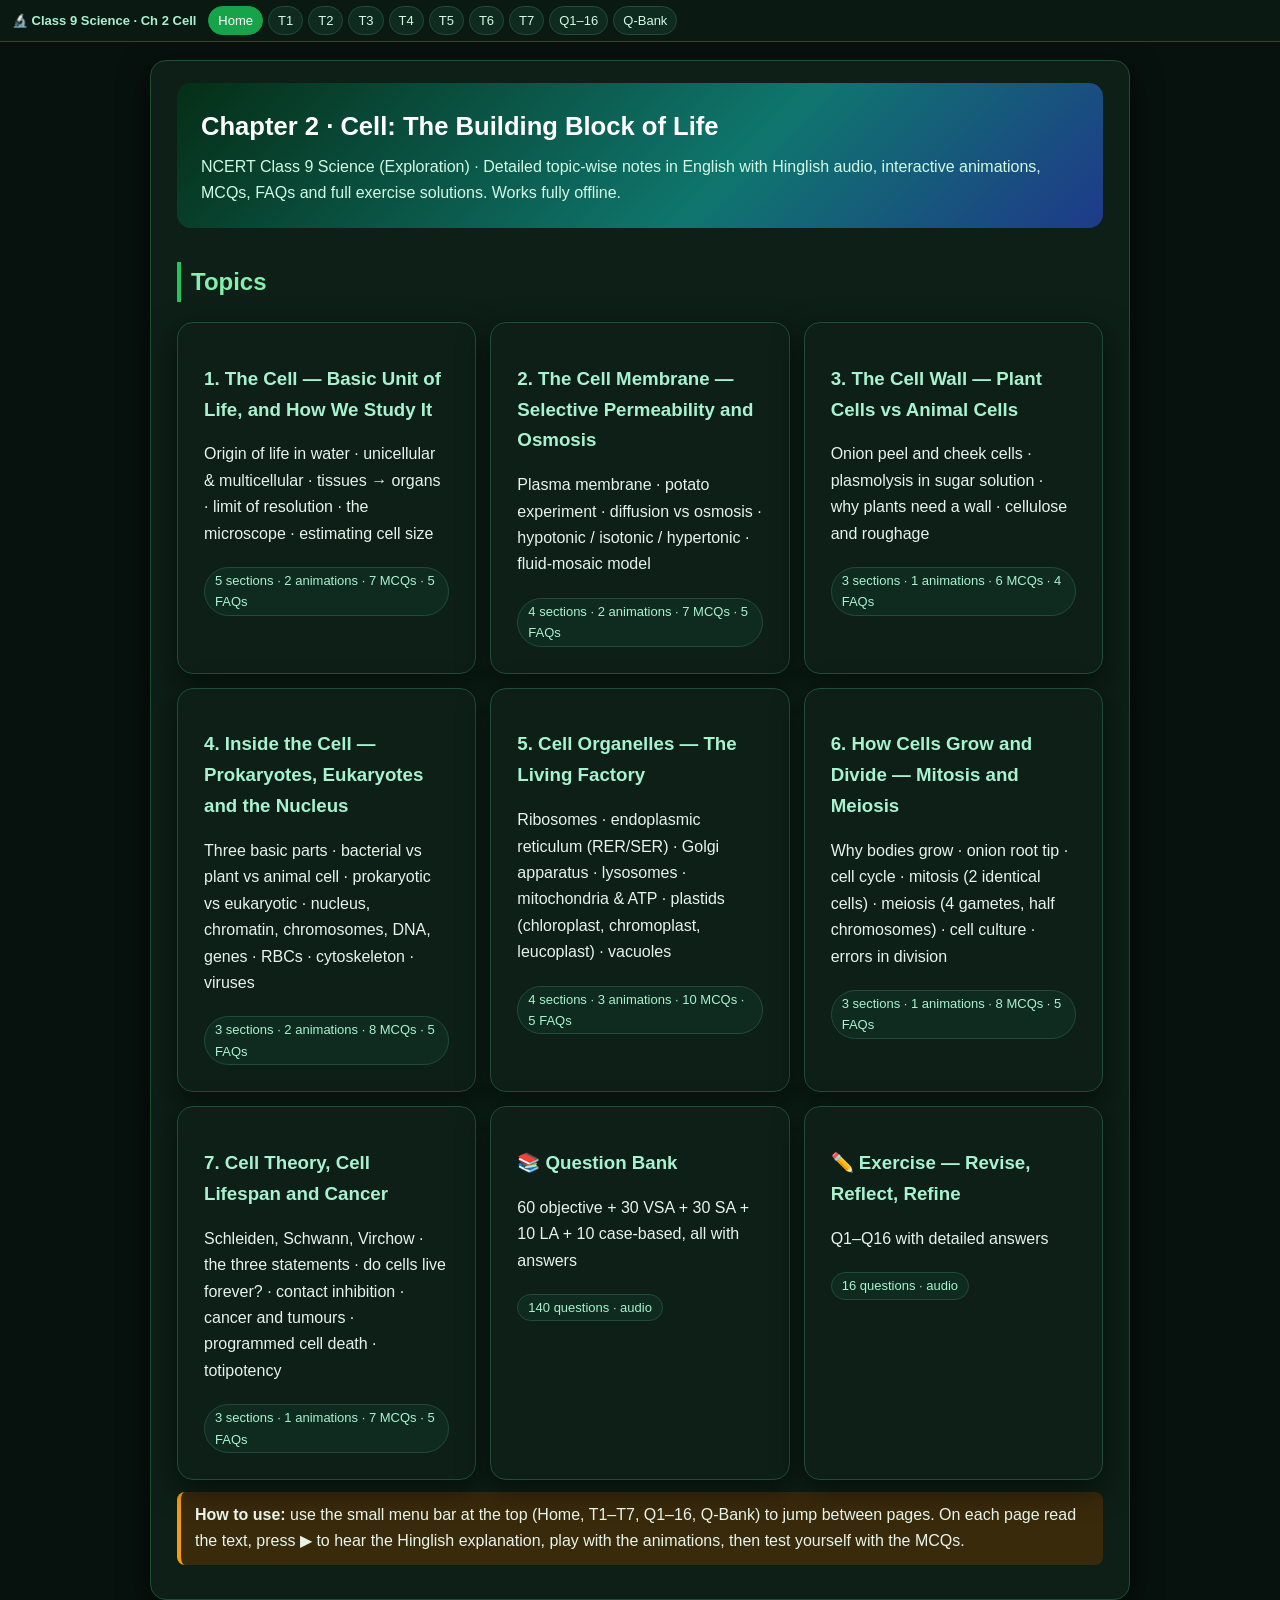
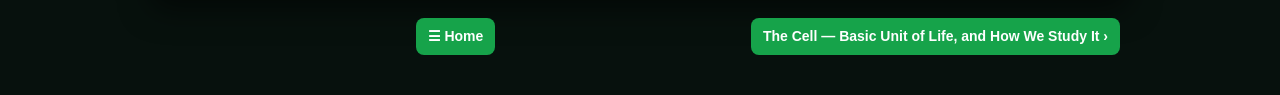
<file: index.html>
<!DOCTYPE html><html lang="en"><head><meta charset="utf-8"><meta name="viewport" content="width=device-width,initial-scale=1"><title>Index</title><link rel="stylesheet" href="style.css"></head><body>
<nav class="nav"><a class="brand" href="index.html">🔬 Class 9 Science · Ch 2 Cell</a><button class="tog" onclick="document.getElementById('menu').classList.toggle('open')">☰ Menu</button><div class="menu" id="menu"><a class="m on" href="index.html">Home</a><a class="m" href="t1.html" title="The Cell — Basic Unit of Life, and How We Study It">T1</a><a class="m" href="t2.html" title="The Cell Membrane — Selective Permeability and Osmosis">T2</a><a class="m" href="t3.html" title="The Cell Wall — Plant Cells vs Animal Cells">T3</a><a class="m" href="t4.html" title="Inside the Cell — Prokaryotes, Eukaryotes and the Nucleus">T4</a><a class="m" href="t5.html" title="Cell Organelles — The Living Factory">T5</a><a class="m" href="t6.html" title="How Cells Grow and Divide — Mitosis and Meiosis">T6</a><a class="m" href="t7.html" title="Cell Theory, Cell Lifespan and Cancer">T7</a><a class="m" href="exercise.html" title="Exercise Q1–Q16">Q1–16</a><a class="m" href="qbank.html" title="Question Bank (140+ Qs)">Q-Bank</a></div></nav>
<main class="card"><div class="hero"><h1>Chapter 2 · Cell: The Building Block of Life</h1><p>NCERT Class 9 Science (Exploration) · Detailed topic-wise notes in English with Hinglish audio, interactive animations, MCQs, FAQs and full exercise solutions. Works fully offline.</p></div>
<h2>Topics</h2><div class="grid"><a class="card" href="t1.html"><h3>1. The Cell — Basic Unit of Life, and How We Study It</h3><p>Origin of life in water · unicellular & multicellular · tissues → organs · limit of resolution · the microscope · estimating cell size</p><span class="chip">5 sections · 2 animations · 7 MCQs · 5 FAQs</span></a><a class="card" href="t2.html"><h3>2. The Cell Membrane — Selective Permeability and Osmosis</h3><p>Plasma membrane · potato experiment · diffusion vs osmosis · hypotonic / isotonic / hypertonic · fluid-mosaic model</p><span class="chip">4 sections · 2 animations · 7 MCQs · 5 FAQs</span></a><a class="card" href="t3.html"><h3>3. The Cell Wall — Plant Cells vs Animal Cells</h3><p>Onion peel and cheek cells · plasmolysis in sugar solution · why plants need a wall · cellulose and roughage</p><span class="chip">3 sections · 1 animations · 6 MCQs · 4 FAQs</span></a><a class="card" href="t4.html"><h3>4. Inside the Cell — Prokaryotes, Eukaryotes and the Nucleus</h3><p>Three basic parts · bacterial vs plant vs animal cell · prokaryotic vs eukaryotic · nucleus, chromatin, chromosomes, DNA, genes · RBCs · cytoskeleton · viruses</p><span class="chip">3 sections · 2 animations · 8 MCQs · 5 FAQs</span></a><a class="card" href="t5.html"><h3>5. Cell Organelles — The Living Factory</h3><p>Ribosomes · endoplasmic reticulum (RER/SER) · Golgi apparatus · lysosomes · mitochondria & ATP · plastids (chloroplast, chromoplast, leucoplast) · vacuoles</p><span class="chip">4 sections · 3 animations · 10 MCQs · 5 FAQs</span></a><a class="card" href="t6.html"><h3>6. How Cells Grow and Divide — Mitosis and Meiosis</h3><p>Why bodies grow · onion root tip · cell cycle · mitosis (2 identical cells) · meiosis (4 gametes, half chromosomes) · cell culture · errors in division</p><span class="chip">3 sections · 1 animations · 8 MCQs · 5 FAQs</span></a><a class="card" href="t7.html"><h3>7. Cell Theory, Cell Lifespan and Cancer</h3><p>Schleiden, Schwann, Virchow · the three statements · do cells live forever? · contact inhibition · cancer and tumours · programmed cell death · totipotency</p><span class="chip">3 sections · 1 animations · 7 MCQs · 5 FAQs</span></a><a class="card" href="qbank.html"><h3>📚 Question Bank</h3><p>60 objective + 30 VSA + 30 SA + 10 LA + 10 case-based, all with answers</p><span class="chip">140 questions · audio</span></a><a class="card" href="exercise.html"><h3>✏️ Exercise — Revise, Reflect, Refine</h3><p>Q1–Q16 with detailed answers</p><span class="chip">16 questions · audio</span></a></div>
<div class="note"><b>How to use:</b> use the small menu bar at the top (Home, T1–T7, Q1–16, Q-Bank) to jump between pages. On each page read the text, press ▶ to hear the Hinglish explanation, play with the animations, then test yourself with the MCQs.</div></main><footer class="pn"><span></span><a class="btn" href="index.html">☰ Home</a><a class="btn" href="t1.html">The Cell — Basic Unit of Life, and How We Study It ›</a></footer>
<script>
function pick(el,ok){var box=el.parentNode;if(box.dataset.done)return;box.dataset.done=1;box.querySelectorAll('.opt').forEach(function(o){o.classList.add('lock');if(o.dataset.ok=='1')o.classList.add('right');});if(!ok)el.classList.add('wrong');box.nextElementSibling.style.display='block';}
</script></body></html>
</file>
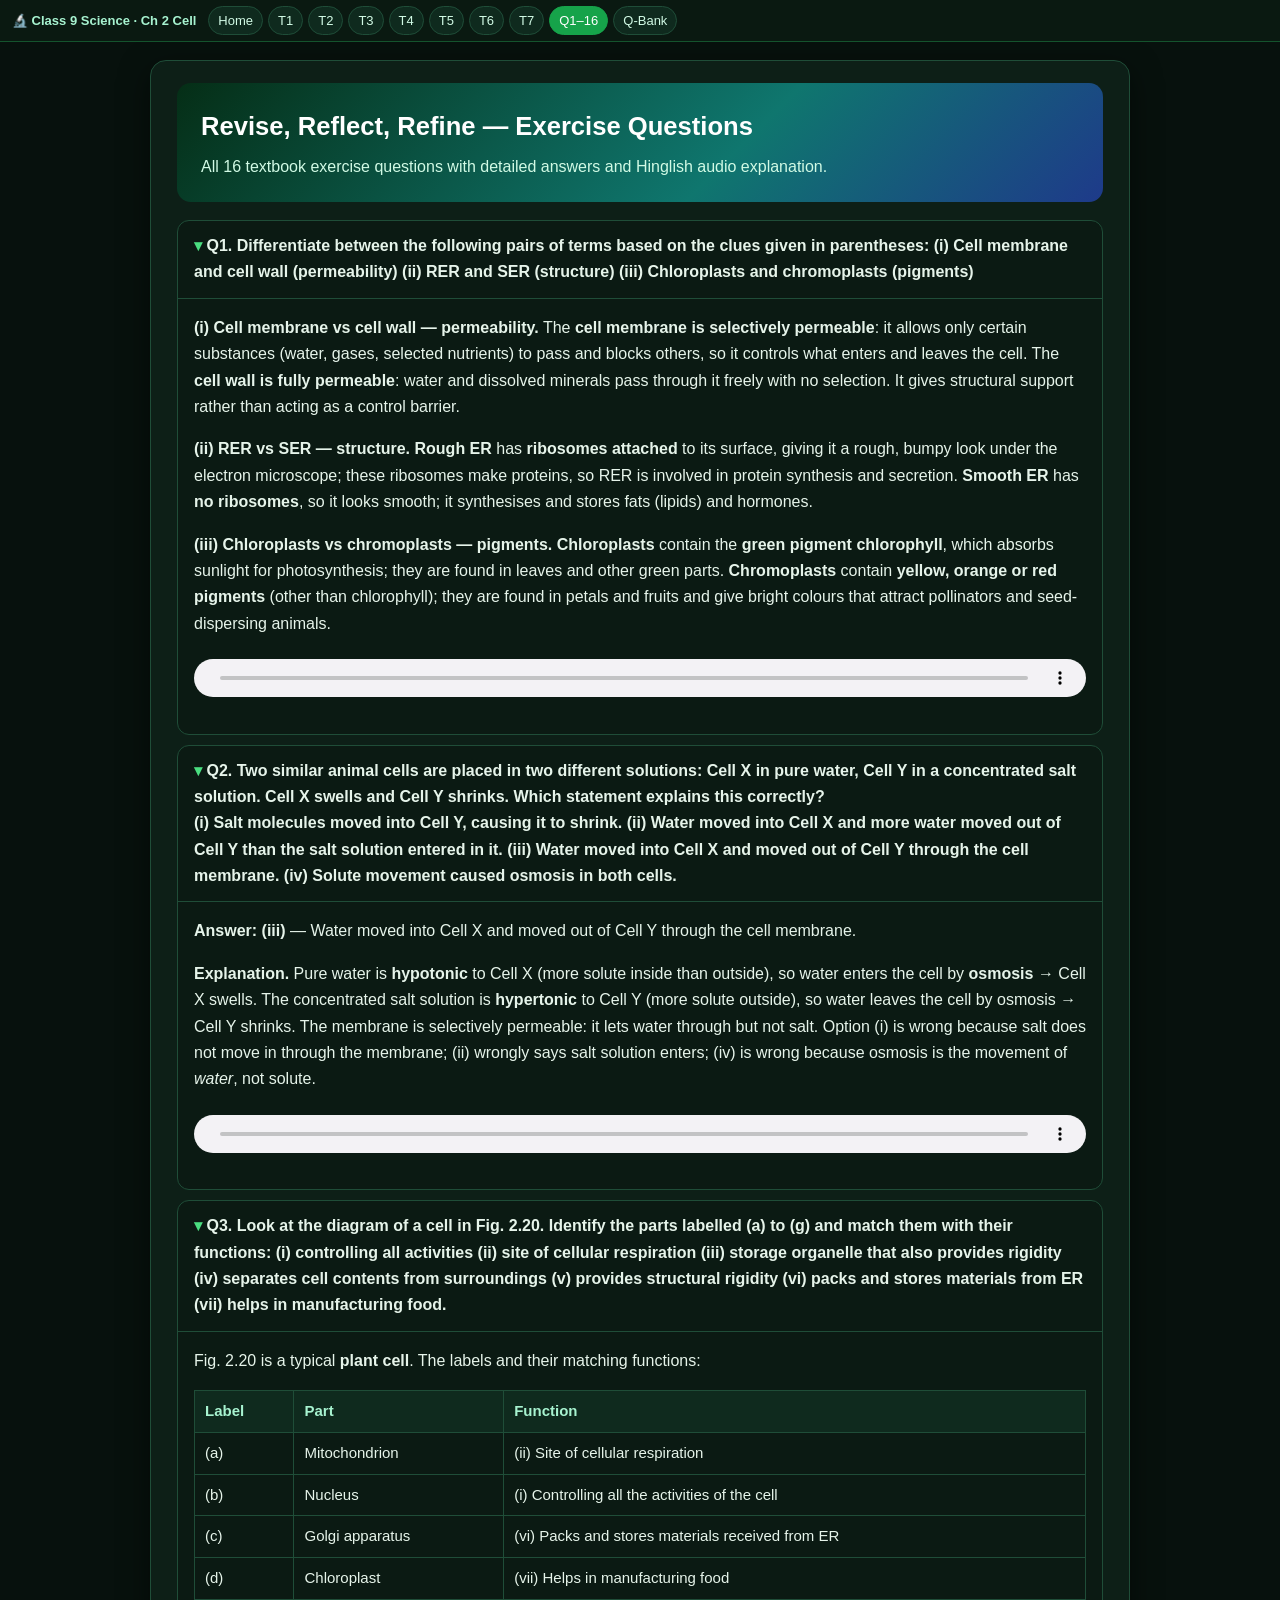
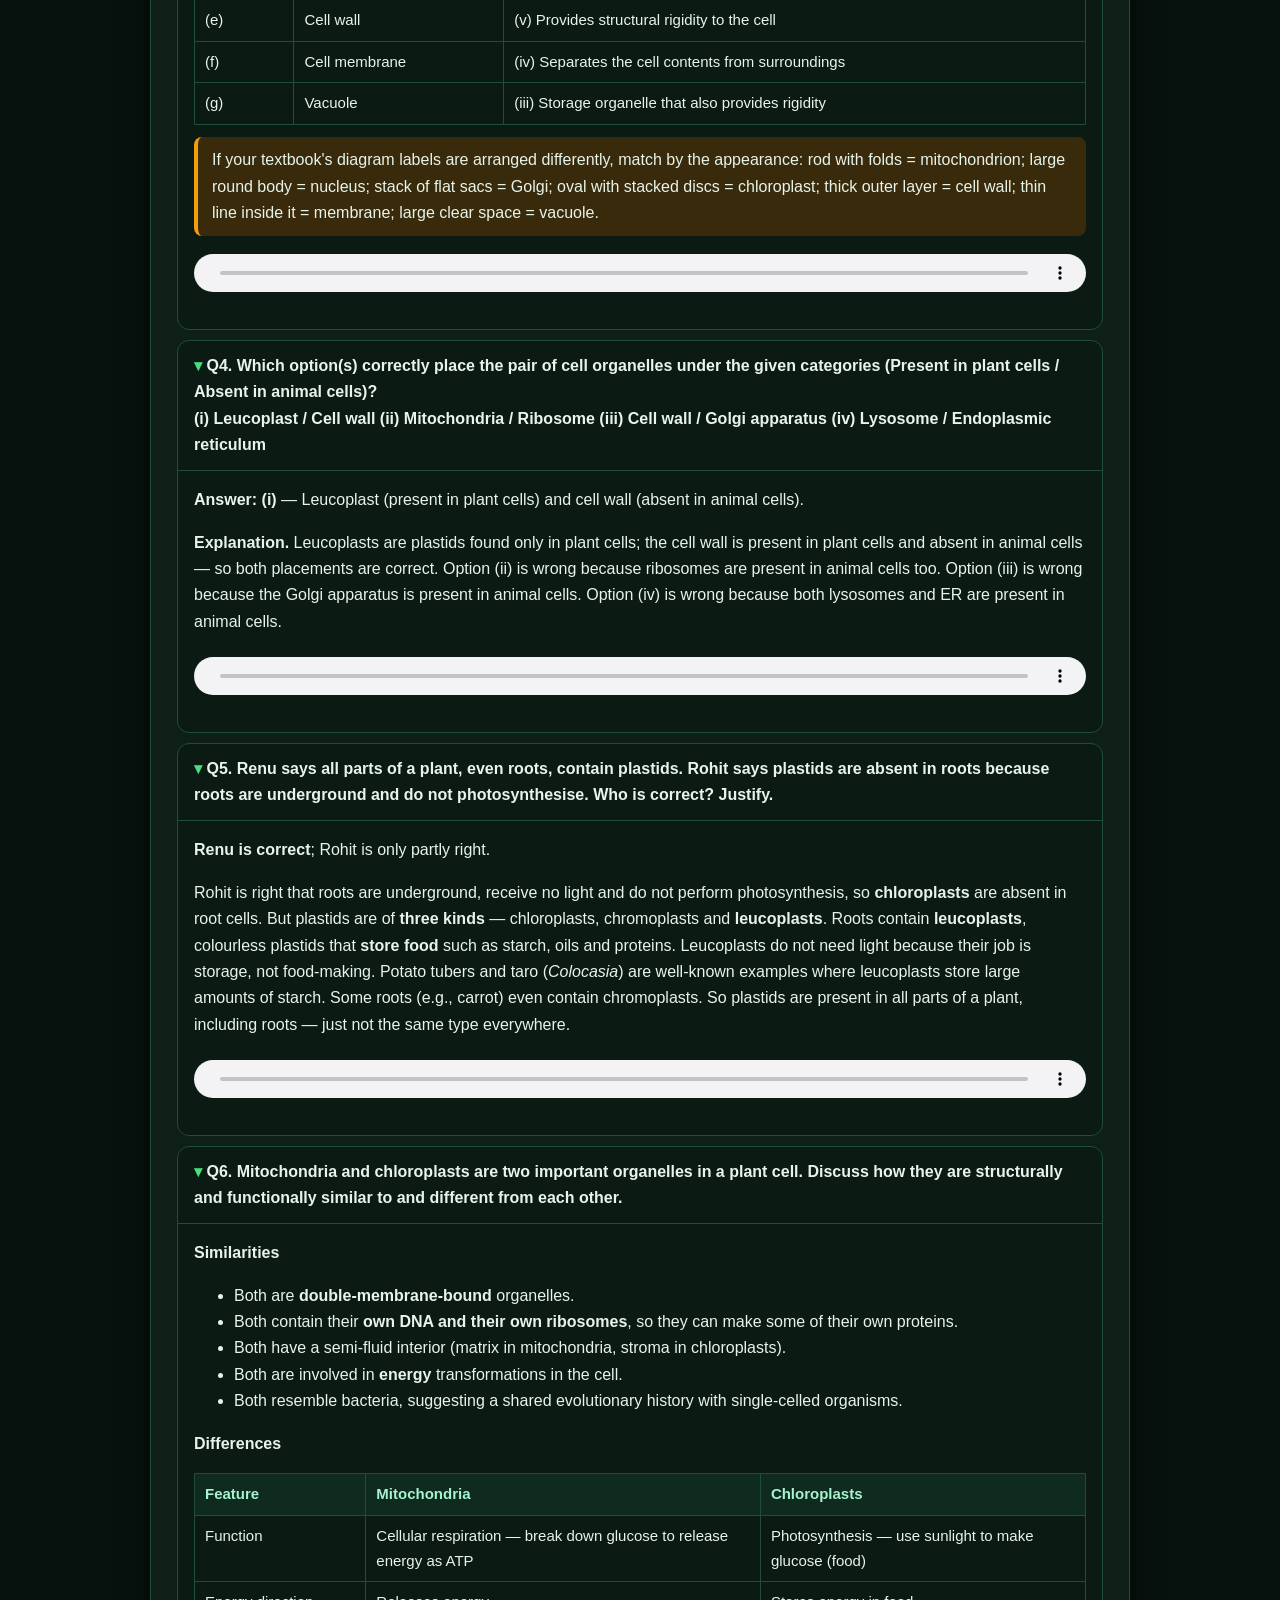
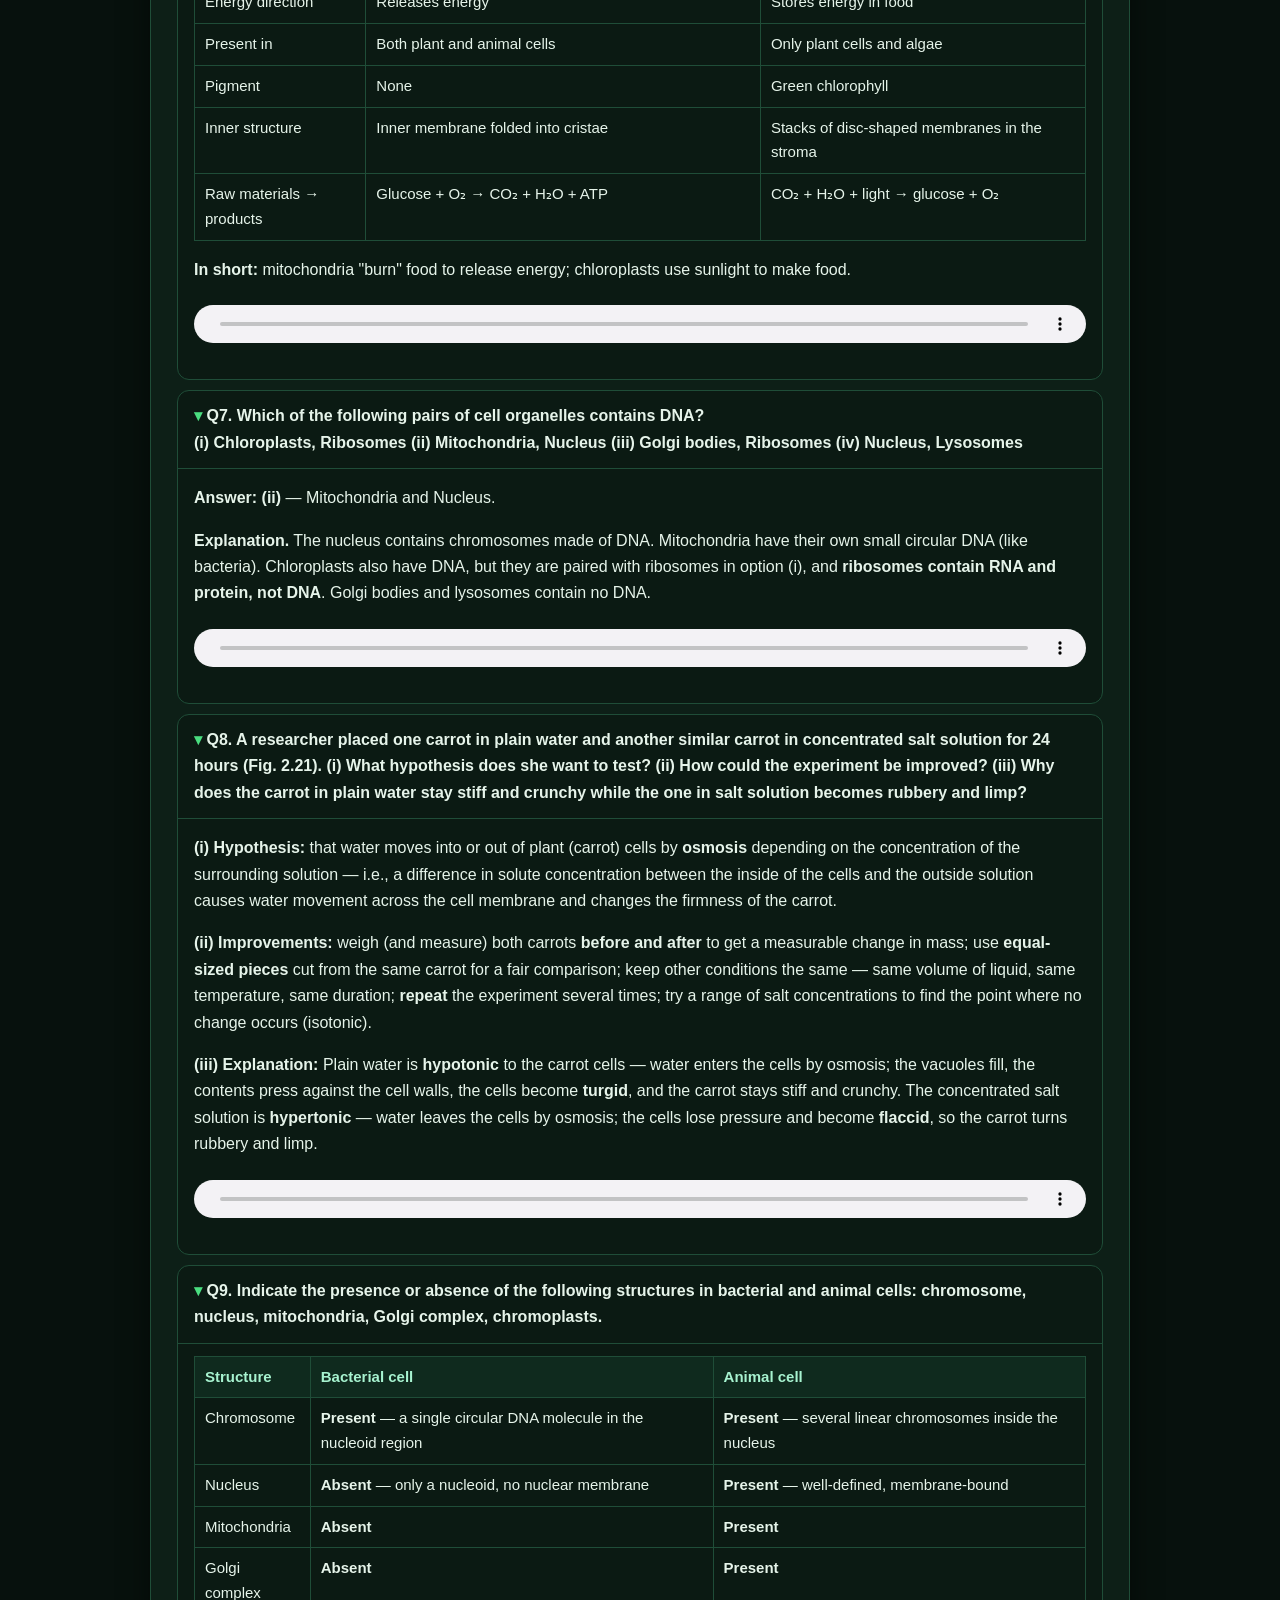
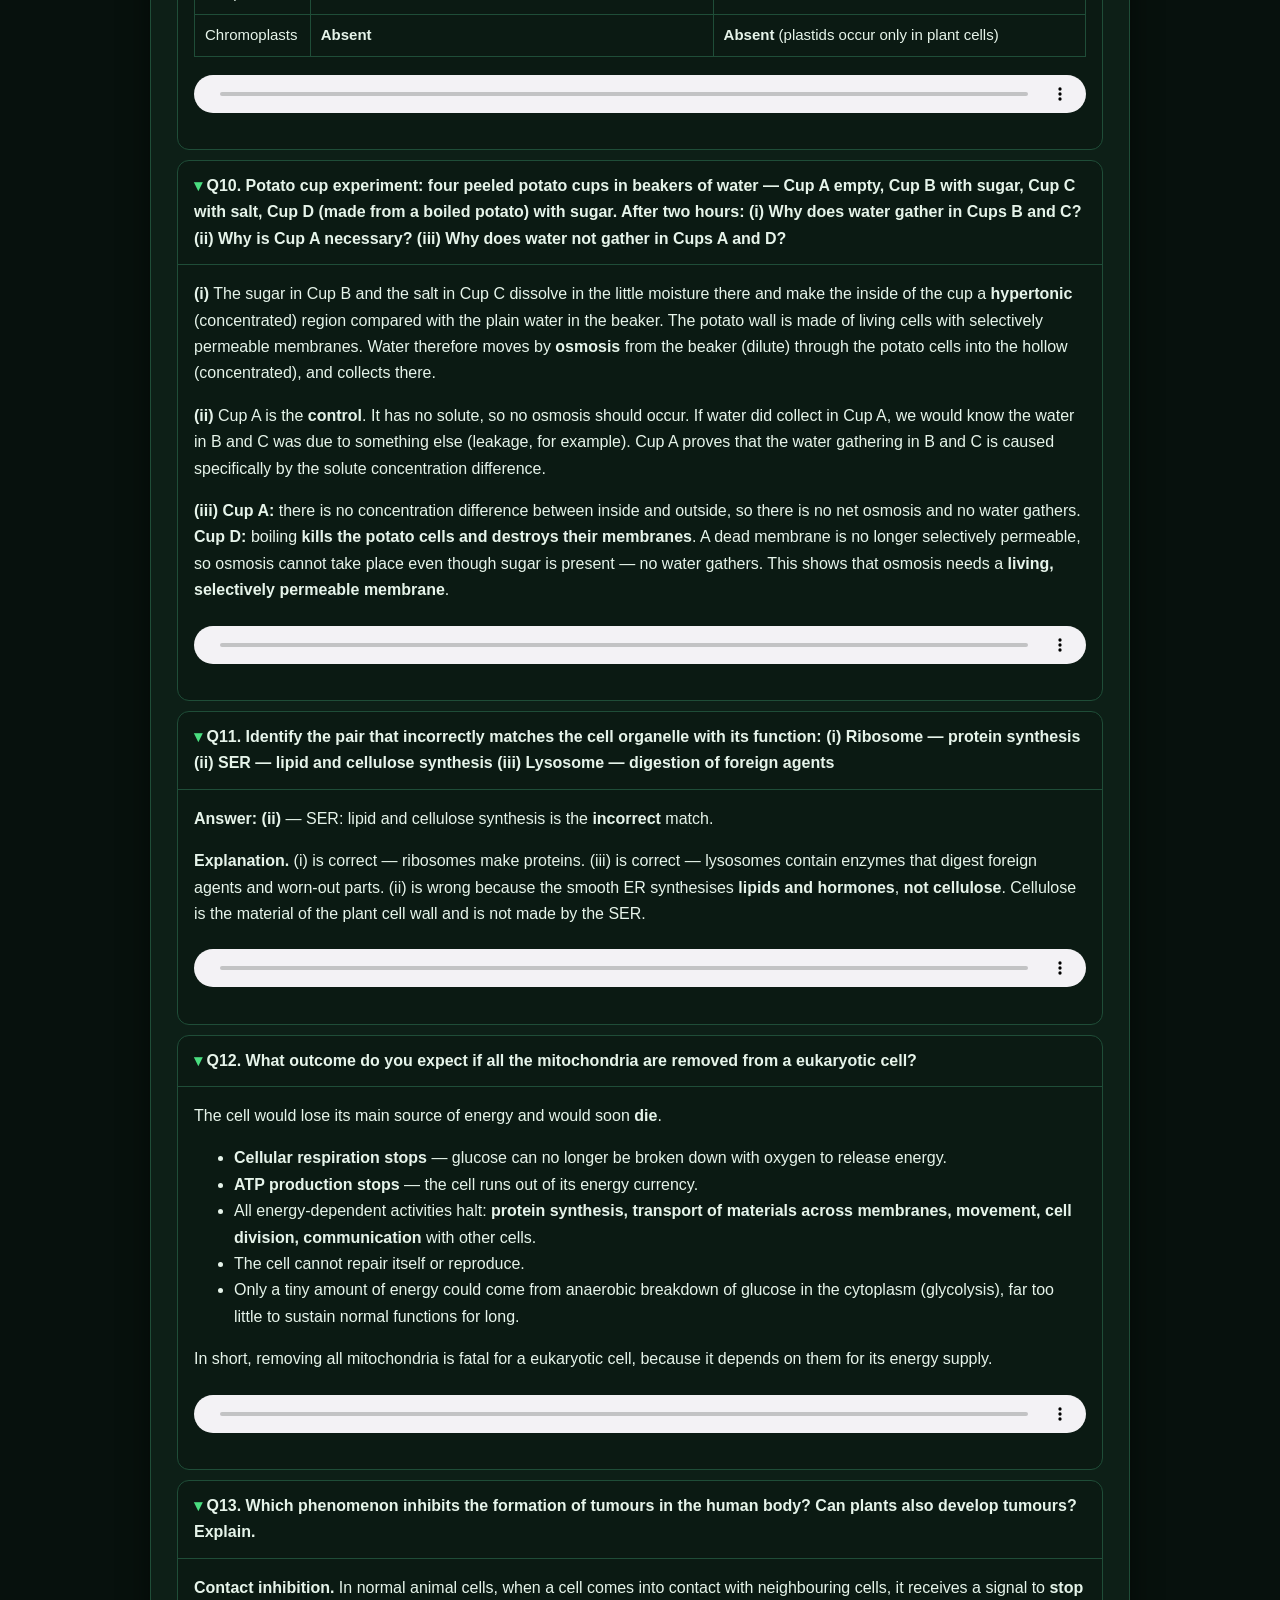
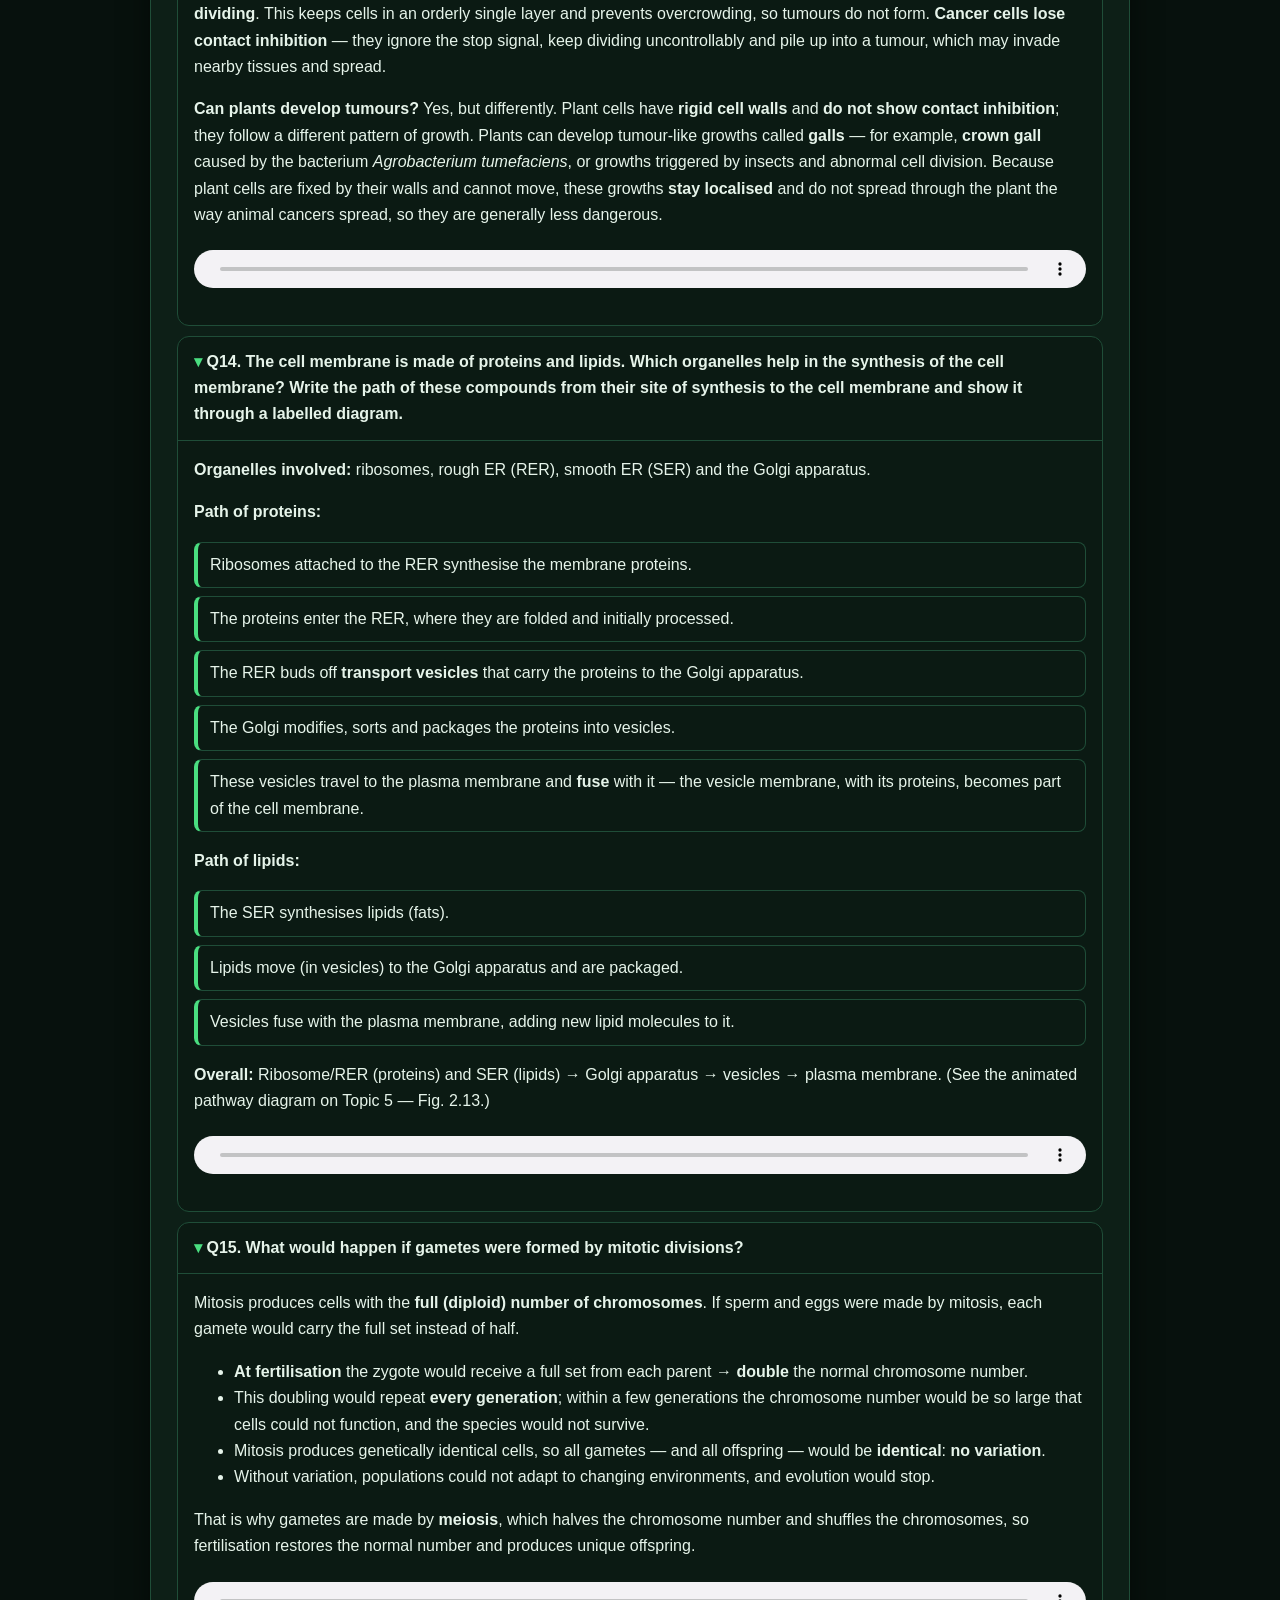
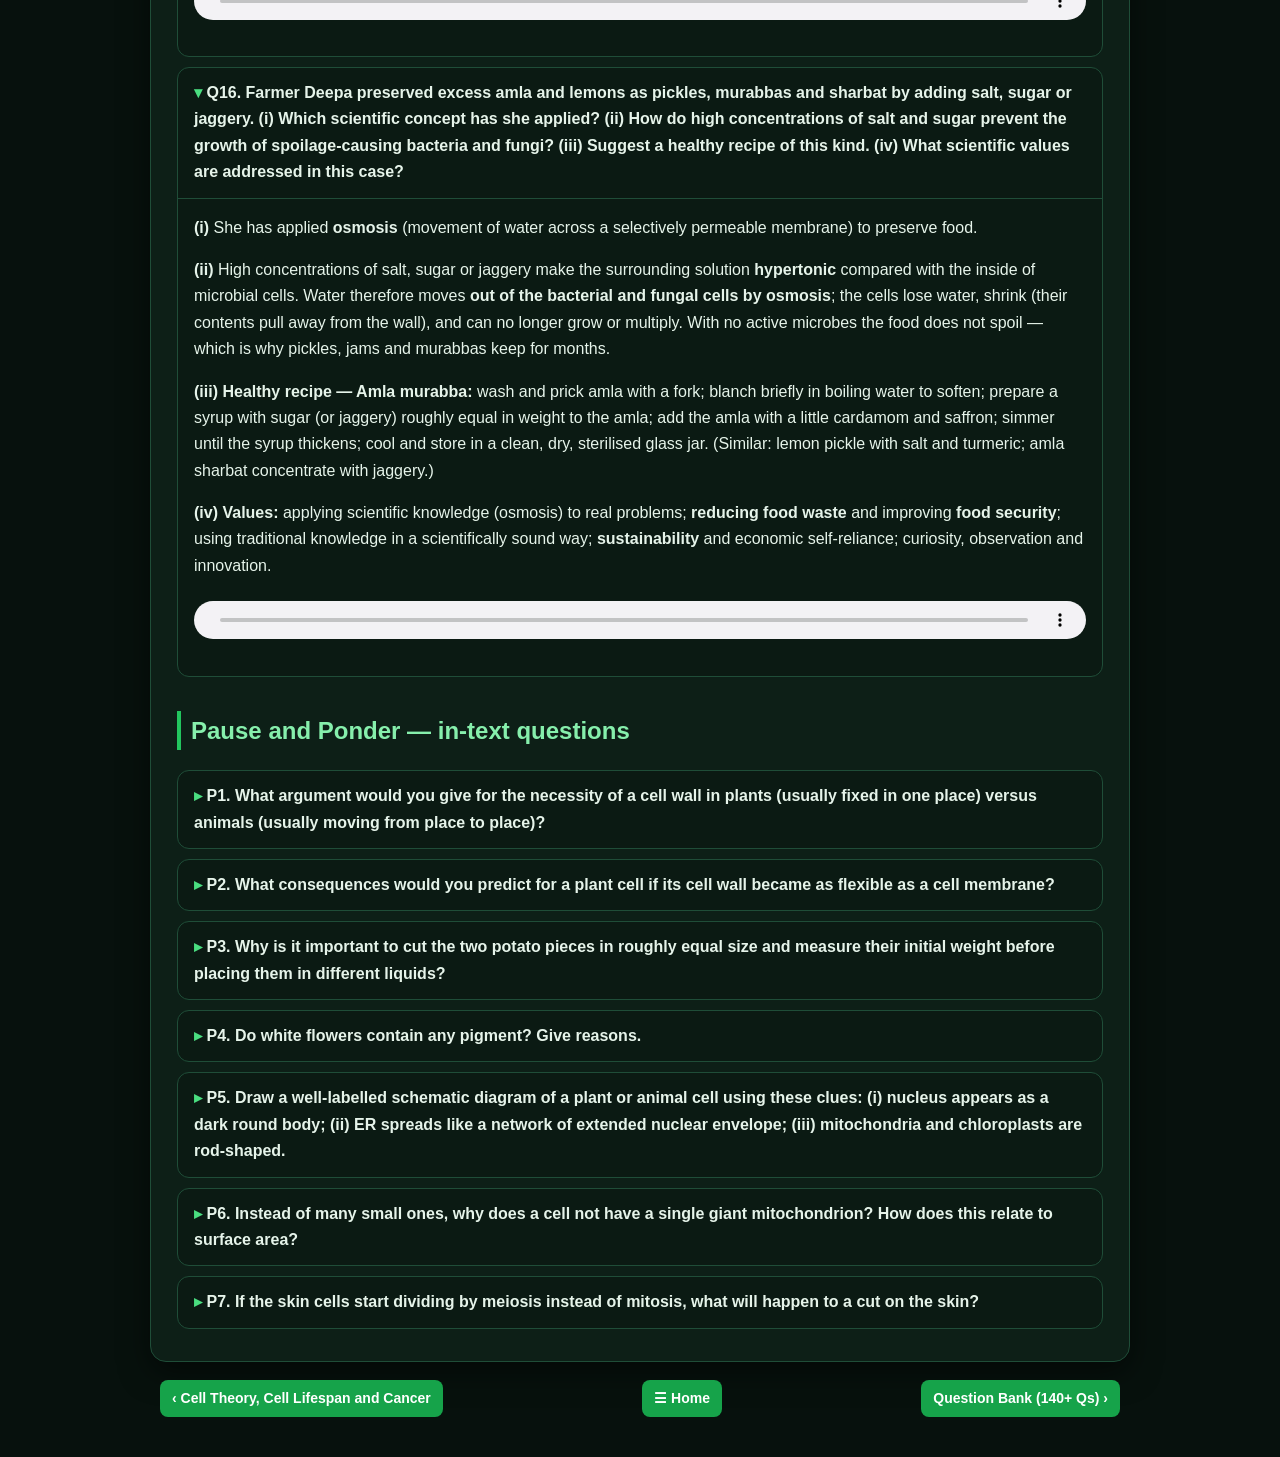
<file: exercise.html>
<!DOCTYPE html><html lang="en"><head><meta charset="utf-8"><meta name="viewport" content="width=device-width,initial-scale=1"><title>Exercise</title><link rel="stylesheet" href="style.css"></head><body>
<nav class="nav"><a class="brand" href="index.html">🔬 Class 9 Science · Ch 2 Cell</a><button class="tog" onclick="document.getElementById('menu').classList.toggle('open')">☰ Menu</button><div class="menu" id="menu"><a class="m" href="index.html">Home</a><a class="m" href="t1.html" title="The Cell — Basic Unit of Life, and How We Study It">T1</a><a class="m" href="t2.html" title="The Cell Membrane — Selective Permeability and Osmosis">T2</a><a class="m" href="t3.html" title="The Cell Wall — Plant Cells vs Animal Cells">T3</a><a class="m" href="t4.html" title="Inside the Cell — Prokaryotes, Eukaryotes and the Nucleus">T4</a><a class="m" href="t5.html" title="Cell Organelles — The Living Factory">T5</a><a class="m" href="t6.html" title="How Cells Grow and Divide — Mitosis and Meiosis">T6</a><a class="m" href="t7.html" title="Cell Theory, Cell Lifespan and Cancer">T7</a><a class="m on" href="exercise.html" title="Exercise Q1–Q16">Q1–16</a><a class="m" href="qbank.html" title="Question Bank (140+ Qs)">Q-Bank</a></div></nav>
<main class="card"><div class="hero"><h1>Revise, Reflect, Refine — Exercise Questions</h1><p>All 16 textbook exercise questions with detailed answers and Hinglish audio explanation.</p></div><details class="ex" open><summary>Q1. Differentiate between the following pairs of terms based on the clues given in parentheses: (i) Cell membrane and cell wall (permeability) (ii) RER and SER (structure) (iii) Chloroplasts and chromoplasts (pigments)</summary><div class="ans"><p><b>(i) Cell membrane vs cell wall — permeability.</b> The <b>cell membrane is selectively permeable</b>: it allows only certain substances (water, gases, selected nutrients) to pass and blocks others, so it controls what enters and leaves the cell. The <b>cell wall is fully permeable</b>: water and dissolved minerals pass through it freely with no selection. It gives structural support rather than acting as a control barrier.</p>
<p><b>(ii) RER vs SER — structure.</b> <b>Rough ER</b> has <b>ribosomes attached</b> to its surface, giving it a rough, bumpy look under the electron microscope; these ribosomes make proteins, so RER is involved in protein synthesis and secretion. <b>Smooth ER</b> has <b>no ribosomes</b>, so it looks smooth; it synthesises and stores fats (lipids) and hormones.</p>
<p><b>(iii) Chloroplasts vs chromoplasts — pigments.</b> <b>Chloroplasts</b> contain the <b>green pigment chlorophyll</b>, which absorbs sunlight for photosynthesis; they are found in leaves and other green parts. <b>Chromoplasts</b> contain <b>yellow, orange or red pigments</b> (other than chlorophyll); they are found in petals and fruits and give bright colours that attract pollinators and seed-dispersing animals.</p><audio class="audio" controls preload="none" src="audio/ex_q1.mp3"></audio></div></details><details class="ex" open><summary>Q2. Two similar animal cells are placed in two different solutions: Cell X in pure water, Cell Y in a concentrated salt solution. Cell X swells and Cell Y shrinks. Which statement explains this correctly?<br>(i) Salt molecules moved into Cell Y, causing it to shrink. (ii) Water moved into Cell X and more water moved out of Cell Y than the salt solution entered in it. (iii) Water moved into Cell X and moved out of Cell Y through the cell membrane. (iv) Solute movement caused osmosis in both cells.</summary><div class="ans"><p><b>Answer: (iii)</b> — Water moved into Cell X and moved out of Cell Y through the cell membrane.</p>
<p><b>Explanation.</b> Pure water is <b>hypotonic</b> to Cell X (more solute inside than outside), so water enters the cell by <b>osmosis</b> → Cell X swells. The concentrated salt solution is <b>hypertonic</b> to Cell Y (more solute outside), so water leaves the cell by osmosis → Cell Y shrinks. The membrane is selectively permeable: it lets water through but not salt. Option (i) is wrong because salt does not move in through the membrane; (ii) wrongly says salt solution enters; (iv) is wrong because osmosis is the movement of <i>water</i>, not solute.</p><audio class="audio" controls preload="none" src="audio/ex_q2.mp3"></audio></div></details><details class="ex" open><summary>Q3. Look at the diagram of a cell in Fig. 2.20. Identify the parts labelled (a) to (g) and match them with their functions: (i) controlling all activities (ii) site of cellular respiration (iii) storage organelle that also provides rigidity (iv) separates cell contents from surroundings (v) provides structural rigidity (vi) packs and stores materials from ER (vii) helps in manufacturing food.</summary><div class="ans"><p>Fig. 2.20 is a typical <b>plant cell</b>. The labels and their matching functions:</p>
<table class="t"><tr><th>Label</th><th>Part</th><th>Function</th></tr>
<tr><td>(a)</td><td>Mitochondrion</td><td>(ii) Site of cellular respiration</td></tr>
<tr><td>(b)</td><td>Nucleus</td><td>(i) Controlling all the activities of the cell</td></tr>
<tr><td>(c)</td><td>Golgi apparatus</td><td>(vi) Packs and stores materials received from ER</td></tr>
<tr><td>(d)</td><td>Chloroplast</td><td>(vii) Helps in manufacturing food</td></tr>
<tr><td>(e)</td><td>Cell wall</td><td>(v) Provides structural rigidity to the cell</td></tr>
<tr><td>(f)</td><td>Cell membrane</td><td>(iv) Separates the cell contents from surroundings</td></tr>
<tr><td>(g)</td><td>Vacuole</td><td>(iii) Storage organelle that also provides rigidity</td></tr></table>
<div class="note">If your textbook's diagram labels are arranged differently, match by the appearance: rod with folds = mitochondrion; large round body = nucleus; stack of flat sacs = Golgi; oval with stacked discs = chloroplast; thick outer layer = cell wall; thin line inside it = membrane; large clear space = vacuole.</div><audio class="audio" controls preload="none" src="audio/ex_q3.mp3"></audio></div></details><details class="ex" open><summary>Q4. Which option(s) correctly place the pair of cell organelles under the given categories (Present in plant cells / Absent in animal cells)?<br>(i) Leucoplast / Cell wall (ii) Mitochondria / Ribosome (iii) Cell wall / Golgi apparatus (iv) Lysosome / Endoplasmic reticulum</summary><div class="ans"><p><b>Answer: (i)</b> — Leucoplast (present in plant cells) and cell wall (absent in animal cells).</p>
<p><b>Explanation.</b> Leucoplasts are plastids found only in plant cells; the cell wall is present in plant cells and absent in animal cells — so both placements are correct. Option (ii) is wrong because ribosomes are present in animal cells too. Option (iii) is wrong because the Golgi apparatus is present in animal cells. Option (iv) is wrong because both lysosomes and ER are present in animal cells.</p><audio class="audio" controls preload="none" src="audio/ex_q4.mp3"></audio></div></details><details class="ex" open><summary>Q5. Renu says all parts of a plant, even roots, contain plastids. Rohit says plastids are absent in roots because roots are underground and do not photosynthesise. Who is correct? Justify.</summary><div class="ans"><p><b>Renu is correct</b>; Rohit is only partly right.</p>
<p>Rohit is right that roots are underground, receive no light and do not perform photosynthesis, so <b>chloroplasts</b> are absent in root cells. But plastids are of <b>three kinds</b> — chloroplasts, chromoplasts and <b>leucoplasts</b>. Roots contain <b>leucoplasts</b>, colourless plastids that <b>store food</b> such as starch, oils and proteins. Leucoplasts do not need light because their job is storage, not food-making. Potato tubers and taro (<i>Colocasia</i>) are well-known examples where leucoplasts store large amounts of starch. Some roots (e.g., carrot) even contain chromoplasts. So plastids are present in all parts of a plant, including roots — just not the same type everywhere.</p><audio class="audio" controls preload="none" src="audio/ex_q5.mp3"></audio></div></details><details class="ex" open><summary>Q6. Mitochondria and chloroplasts are two important organelles in a plant cell. Discuss how they are structurally and functionally similar to and different from each other.</summary><div class="ans"><p><b>Similarities</b></p>
<ul><li>Both are <b>double-membrane-bound</b> organelles.</li><li>Both contain their <b>own DNA and their own ribosomes</b>, so they can make some of their own proteins.</li><li>Both have a semi-fluid interior (matrix in mitochondria, stroma in chloroplasts).</li><li>Both are involved in <b>energy</b> transformations in the cell.</li><li>Both resemble bacteria, suggesting a shared evolutionary history with single-celled organisms.</li></ul>
<p><b>Differences</b></p>
<table class="t"><tr><th>Feature</th><th>Mitochondria</th><th>Chloroplasts</th></tr>
<tr><td>Function</td><td>Cellular respiration — break down glucose to release energy as ATP</td><td>Photosynthesis — use sunlight to make glucose (food)</td></tr>
<tr><td>Energy direction</td><td>Releases energy</td><td>Stores energy in food</td></tr>
<tr><td>Present in</td><td>Both plant and animal cells</td><td>Only plant cells and algae</td></tr>
<tr><td>Pigment</td><td>None</td><td>Green chlorophyll</td></tr>
<tr><td>Inner structure</td><td>Inner membrane folded into cristae</td><td>Stacks of disc-shaped membranes in the stroma</td></tr>
<tr><td>Raw materials → products</td><td>Glucose + O₂ → CO₂ + H₂O + ATP</td><td>CO₂ + H₂O + light → glucose + O₂</td></tr></table>
<p><b>In short:</b> mitochondria "burn" food to release energy; chloroplasts use sunlight to make food.</p><audio class="audio" controls preload="none" src="audio/ex_q6.mp3"></audio></div></details><details class="ex" open><summary>Q7. Which of the following pairs of cell organelles contains DNA?<br>(i) Chloroplasts, Ribosomes (ii) Mitochondria, Nucleus (iii) Golgi bodies, Ribosomes (iv) Nucleus, Lysosomes</summary><div class="ans"><p><b>Answer: (ii)</b> — Mitochondria and Nucleus.</p>
<p><b>Explanation.</b> The nucleus contains chromosomes made of DNA. Mitochondria have their own small circular DNA (like bacteria). Chloroplasts also have DNA, but they are paired with ribosomes in option (i), and <b>ribosomes contain RNA and protein, not DNA</b>. Golgi bodies and lysosomes contain no DNA.</p><audio class="audio" controls preload="none" src="audio/ex_q7.mp3"></audio></div></details><details class="ex" open><summary>Q8. A researcher placed one carrot in plain water and another similar carrot in concentrated salt solution for 24 hours (Fig. 2.21). (i) What hypothesis does she want to test? (ii) How could the experiment be improved? (iii) Why does the carrot in plain water stay stiff and crunchy while the one in salt solution becomes rubbery and limp?</summary><div class="ans"><p><b>(i) Hypothesis:</b> that water moves into or out of plant (carrot) cells by <b>osmosis</b> depending on the concentration of the surrounding solution — i.e., a difference in solute concentration between the inside of the cells and the outside solution causes water movement across the cell membrane and changes the firmness of the carrot.</p>
<p><b>(ii) Improvements:</b> weigh (and measure) both carrots <b>before and after</b> to get a measurable change in mass; use <b>equal-sized pieces</b> cut from the same carrot for a fair comparison; keep other conditions the same — same volume of liquid, same temperature, same duration; <b>repeat</b> the experiment several times; try a range of salt concentrations to find the point where no change occurs (isotonic).</p>
<p><b>(iii) Explanation:</b> Plain water is <b>hypotonic</b> to the carrot cells — water enters the cells by osmosis; the vacuoles fill, the contents press against the cell walls, the cells become <b>turgid</b>, and the carrot stays stiff and crunchy. The concentrated salt solution is <b>hypertonic</b> — water leaves the cells by osmosis; the cells lose pressure and become <b>flaccid</b>, so the carrot turns rubbery and limp.</p><audio class="audio" controls preload="none" src="audio/ex_q8.mp3"></audio></div></details><details class="ex" open><summary>Q9. Indicate the presence or absence of the following structures in bacterial and animal cells: chromosome, nucleus, mitochondria, Golgi complex, chromoplasts.</summary><div class="ans"><table class="t"><tr><th>Structure</th><th>Bacterial cell</th><th>Animal cell</th></tr>
<tr><td>Chromosome</td><td><b>Present</b> — a single circular DNA molecule in the nucleoid region</td><td><b>Present</b> — several linear chromosomes inside the nucleus</td></tr>
<tr><td>Nucleus</td><td><b>Absent</b> — only a nucleoid, no nuclear membrane</td><td><b>Present</b> — well-defined, membrane-bound</td></tr>
<tr><td>Mitochondria</td><td><b>Absent</b></td><td><b>Present</b></td></tr>
<tr><td>Golgi complex</td><td><b>Absent</b></td><td><b>Present</b></td></tr>
<tr><td>Chromoplasts</td><td><b>Absent</b></td><td><b>Absent</b> (plastids occur only in plant cells)</td></tr></table><audio class="audio" controls preload="none" src="audio/ex_q9.mp3"></audio></div></details><details class="ex" open><summary>Q10. Potato cup experiment: four peeled potato cups in beakers of water — Cup A empty, Cup B with sugar, Cup C with salt, Cup D (made from a boiled potato) with sugar. After two hours: (i) Why does water gather in Cups B and C? (ii) Why is Cup A necessary? (iii) Why does water not gather in Cups A and D?</summary><div class="ans"><p><b>(i)</b> The sugar in Cup B and the salt in Cup C dissolve in the little moisture there and make the inside of the cup a <b>hypertonic</b> (concentrated) region compared with the plain water in the beaker. The potato wall is made of living cells with selectively permeable membranes. Water therefore moves by <b>osmosis</b> from the beaker (dilute) through the potato cells into the hollow (concentrated), and collects there.</p>
<p><b>(ii)</b> Cup A is the <b>control</b>. It has no solute, so no osmosis should occur. If water did collect in Cup A, we would know the water in B and C was due to something else (leakage, for example). Cup A proves that the water gathering in B and C is caused specifically by the solute concentration difference.</p>
<p><b>(iii)</b> <b>Cup A:</b> there is no concentration difference between inside and outside, so there is no net osmosis and no water gathers. <b>Cup D:</b> boiling <b>kills the potato cells and destroys their membranes</b>. A dead membrane is no longer selectively permeable, so osmosis cannot take place even though sugar is present — no water gathers. This shows that osmosis needs a <b>living, selectively permeable membrane</b>.</p><audio class="audio" controls preload="none" src="audio/ex_q10.mp3"></audio></div></details><details class="ex" open><summary>Q11. Identify the pair that incorrectly matches the cell organelle with its function: (i) Ribosome — protein synthesis (ii) SER — lipid and cellulose synthesis (iii) Lysosome — digestion of foreign agents</summary><div class="ans"><p><b>Answer: (ii)</b> — SER: lipid and cellulose synthesis is the <b>incorrect</b> match.</p>
<p><b>Explanation.</b> (i) is correct — ribosomes make proteins. (iii) is correct — lysosomes contain enzymes that digest foreign agents and worn-out parts. (ii) is wrong because the smooth ER synthesises <b>lipids and hormones</b>, <b>not cellulose</b>. Cellulose is the material of the plant cell wall and is not made by the SER.</p><audio class="audio" controls preload="none" src="audio/ex_q11.mp3"></audio></div></details><details class="ex" open><summary>Q12. What outcome do you expect if all the mitochondria are removed from a eukaryotic cell?</summary><div class="ans"><p>The cell would lose its main source of energy and would soon <b>die</b>.</p>
<ul><li><b>Cellular respiration stops</b> — glucose can no longer be broken down with oxygen to release energy.</li><li><b>ATP production stops</b> — the cell runs out of its energy currency.</li><li>All energy-dependent activities halt: <b>protein synthesis, transport of materials across membranes, movement, cell division, communication</b> with other cells.</li><li>The cell cannot repair itself or reproduce.</li><li>Only a tiny amount of energy could come from anaerobic breakdown of glucose in the cytoplasm (glycolysis), far too little to sustain normal functions for long.</li></ul>
<p>In short, removing all mitochondria is fatal for a eukaryotic cell, because it depends on them for its energy supply.</p><audio class="audio" controls preload="none" src="audio/ex_q12.mp3"></audio></div></details><details class="ex" open><summary>Q13. Which phenomenon inhibits the formation of tumours in the human body? Can plants also develop tumours? Explain.</summary><div class="ans"><p><b>Contact inhibition.</b> In normal animal cells, when a cell comes into contact with neighbouring cells, it receives a signal to <b>stop dividing</b>. This keeps cells in an orderly single layer and prevents overcrowding, so tumours do not form. <b>Cancer cells lose contact inhibition</b> — they ignore the stop signal, keep dividing uncontrollably and pile up into a tumour, which may invade nearby tissues and spread.</p>
<p><b>Can plants develop tumours?</b> Yes, but differently. Plant cells have <b>rigid cell walls</b> and <b>do not show contact inhibition</b>; they follow a different pattern of growth. Plants can develop tumour-like growths called <b>galls</b> — for example, <b>crown gall</b> caused by the bacterium <i>Agrobacterium tumefaciens</i>, or growths triggered by insects and abnormal cell division. Because plant cells are fixed by their walls and cannot move, these growths <b>stay localised</b> and do not spread through the plant the way animal cancers spread, so they are generally less dangerous.</p><audio class="audio" controls preload="none" src="audio/ex_q13.mp3"></audio></div></details><details class="ex" open><summary>Q14. The cell membrane is made of proteins and lipids. Which organelles help in the synthesis of the cell membrane? Write the path of these compounds from their site of synthesis to the cell membrane and show it through a labelled diagram.</summary><div class="ans"><p><b>Organelles involved:</b> ribosomes, rough ER (RER), smooth ER (SER) and the Golgi apparatus.</p>
<p><b>Path of proteins:</b></p>
<div class="steps"><div>Ribosomes attached to the RER synthesise the membrane proteins.</div><div>The proteins enter the RER, where they are folded and initially processed.</div><div>The RER buds off <b>transport vesicles</b> that carry the proteins to the Golgi apparatus.</div><div>The Golgi modifies, sorts and packages the proteins into vesicles.</div><div>These vesicles travel to the plasma membrane and <b>fuse</b> with it — the vesicle membrane, with its proteins, becomes part of the cell membrane.</div></div>
<p><b>Path of lipids:</b></p>
<div class="steps"><div>The SER synthesises lipids (fats).</div><div>Lipids move (in vesicles) to the Golgi apparatus and are packaged.</div><div>Vesicles fuse with the plasma membrane, adding new lipid molecules to it.</div></div>
<p><b>Overall:</b> Ribosome/RER (proteins) and SER (lipids) → Golgi apparatus → vesicles → plasma membrane. (See the animated pathway diagram on Topic 5 — Fig. 2.13.)</p><audio class="audio" controls preload="none" src="audio/ex_q14.mp3"></audio></div></details><details class="ex" open><summary>Q15. What would happen if gametes were formed by mitotic divisions?</summary><div class="ans"><p>Mitosis produces cells with the <b>full (diploid) number of chromosomes</b>. If sperm and eggs were made by mitosis, each gamete would carry the full set instead of half.</p>
<ul><li><b>At fertilisation</b> the zygote would receive a full set from each parent → <b>double</b> the normal chromosome number.</li><li>This doubling would repeat <b>every generation</b>; within a few generations the chromosome number would be so large that cells could not function, and the species would not survive.</li><li>Mitosis produces genetically identical cells, so all gametes — and all offspring — would be <b>identical</b>: <b>no variation</b>.</li><li>Without variation, populations could not adapt to changing environments, and evolution would stop.</li></ul>
<p>That is why gametes are made by <b>meiosis</b>, which halves the chromosome number and shuffles the chromosomes, so fertilisation restores the normal number and produces unique offspring.</p><audio class="audio" controls preload="none" src="audio/ex_q15.mp3"></audio></div></details><details class="ex" open><summary>Q16. Farmer Deepa preserved excess amla and lemons as pickles, murabbas and sharbat by adding salt, sugar or jaggery. (i) Which scientific concept has she applied? (ii) How do high concentrations of salt and sugar prevent the growth of spoilage-causing bacteria and fungi? (iii) Suggest a healthy recipe of this kind. (iv) What scientific values are addressed in this case?</summary><div class="ans"><p><b>(i)</b> She has applied <b>osmosis</b> (movement of water across a selectively permeable membrane) to preserve food.</p>
<p><b>(ii)</b> High concentrations of salt, sugar or jaggery make the surrounding solution <b>hypertonic</b> compared with the inside of microbial cells. Water therefore moves <b>out of the bacterial and fungal cells by osmosis</b>; the cells lose water, shrink (their contents pull away from the wall), and can no longer grow or multiply. With no active microbes the food does not spoil — which is why pickles, jams and murabbas keep for months.</p>
<p><b>(iii) Healthy recipe — Amla murabba:</b> wash and prick amla with a fork; blanch briefly in boiling water to soften; prepare a syrup with sugar (or jaggery) roughly equal in weight to the amla; add the amla with a little cardamom and saffron; simmer until the syrup thickens; cool and store in a clean, dry, sterilised glass jar. (Similar: lemon pickle with salt and turmeric; amla sharbat concentrate with jaggery.)</p>
<p><b>(iv) Values:</b> applying scientific knowledge (osmosis) to real problems; <b>reducing food waste</b> and improving <b>food security</b>; using traditional knowledge in a scientifically sound way; <b>sustainability</b> and economic self-reliance; curiosity, observation and innovation.</p><audio class="audio" controls preload="none" src="audio/ex_q16.mp3"></audio></div></details><h2>Pause and Ponder — in-text questions</h2><details class="ex"><summary>P1. What argument would you give for the necessity of a cell wall in plants (usually fixed in one place) versus animals (usually moving from place to place)?</summary><div class="ans"><p>Plants are rooted in one location and cannot move to escape strong winds, heavy rain or temperature extremes. The rigid cell wall gives them the structural strength and protection to remain upright under these stresses. Animals can move to seek shelter or avoid danger, and their cells must be flexible to allow movement, so they do not need — and would be hindered by — a rigid wall.</p><audio class="audio" controls preload="none" src="audio/pp_1.mp3"></audio></div></details><details class="ex"><summary>P2. What consequences would you predict for a plant cell if its cell wall became as flexible as a cell membrane?</summary><div class="ans"><p>The plant would lose its rigidity and ability to stand upright, quickly wilting or collapsing. The cells would also be highly vulnerable to bursting in dilute (hypotonic) environments, because they rely on the rigid wall to push back against the pressure of water entering by osmosis.</p><audio class="audio" controls preload="none" src="audio/pp_2.mp3"></audio></div></details><details class="ex"><summary>P3. Why is it important to cut the two potato pieces in roughly equal size and measure their initial weight before placing them in different liquids?</summary><div class="ans"><p>Equal size ensures both pieces have a similar surface area, so the rate and extent of osmosis are comparable — a fair test. Recording the initial weight gives a baseline; without it, we could not calculate how much water each piece gained or lost.</p><audio class="audio" controls preload="none" src="audio/pp_3.mp3"></audio></div></details><details class="ex"><summary>P4. Do white flowers contain any pigment? Give reasons.</summary><div class="ans"><p>White flowers generally contain no white pigment. Their cells have colourless plastids — leucoplasts — used for storing starch, oils or proteins. The white appearance comes from the reflection and scattering of all visible light by microscopic air spaces and cell structures in the petal tissue.</p><audio class="audio" controls preload="none" src="audio/pp_4.mp3"></audio></div></details><details class="ex"><summary>P5. Draw a well-labelled schematic diagram of a plant or animal cell using these clues: (i) nucleus appears as a dark round body; (ii) ER spreads like a network of extended nuclear envelope; (iii) mitochondria and chloroplasts are rod-shaped.</summary><div class="ans"><p>Draw a rectangle (plant) or rounded outline (animal). Inside: a large dark circle (nucleus) with a smaller dot (nucleolus); a network of folded lines spreading from the nuclear envelope (ER) with dots on some of it (ribosomes → RER); several small rods with inner folds (mitochondria); for a plant cell, ovals with stacked discs (chloroplasts), a large clear central space (vacuole), and a thick outer boundary (cell wall) outside the thin membrane. Label each part. (See the animated cell diagrams on Topic 4.)</p><audio class="audio" controls preload="none" src="audio/pp_5.mp3"></audio></div></details><details class="ex"><summary>P6. Instead of many small ones, why does a cell not have a single giant mitochondrion? How does this relate to surface area?</summary><div class="ans"><p>Energy production occurs along the inner membrane. Many small mitochondria, each with folded cristae, give a far larger total surface area to volume ratio than one giant sphere of the same volume, so ATP can be produced much faster and more efficiently. Small mitochondria can also be positioned exactly where energy is needed and can divide to increase in number.</p><audio class="audio" controls preload="none" src="audio/pp_6.mp3"></audio></div></details><details class="ex"><summary>P7. If the skin cells start dividing by meiosis instead of mitosis, what will happen to a cut on the skin?</summary><div class="ans"><p>The cut would not heal properly. Meiosis produces cells that are genetically different and have only half the normal number of chromosomes. Repair needs exact genetic copies of the original skin cells with a full chromosome set, which only mitosis provides.</p><audio class="audio" controls preload="none" src="audio/pp_7.mp3"></audio></div></details></main><footer class="pn"><a class="btn" href="t7.html">‹ Cell Theory, Cell Lifespan and Cancer</a><a class="btn" href="index.html">☰ Home</a><a class="btn" href="qbank.html">Question Bank (140+ Qs) ›</a></footer>
<script>
function pick(el,ok){var box=el.parentNode;if(box.dataset.done)return;box.dataset.done=1;box.querySelectorAll('.opt').forEach(function(o){o.classList.add('lock');if(o.dataset.ok=='1')o.classList.add('right');});if(!ok)el.classList.add('wrong');box.nextElementSibling.style.display='block';}
</script></body></html>
</file>
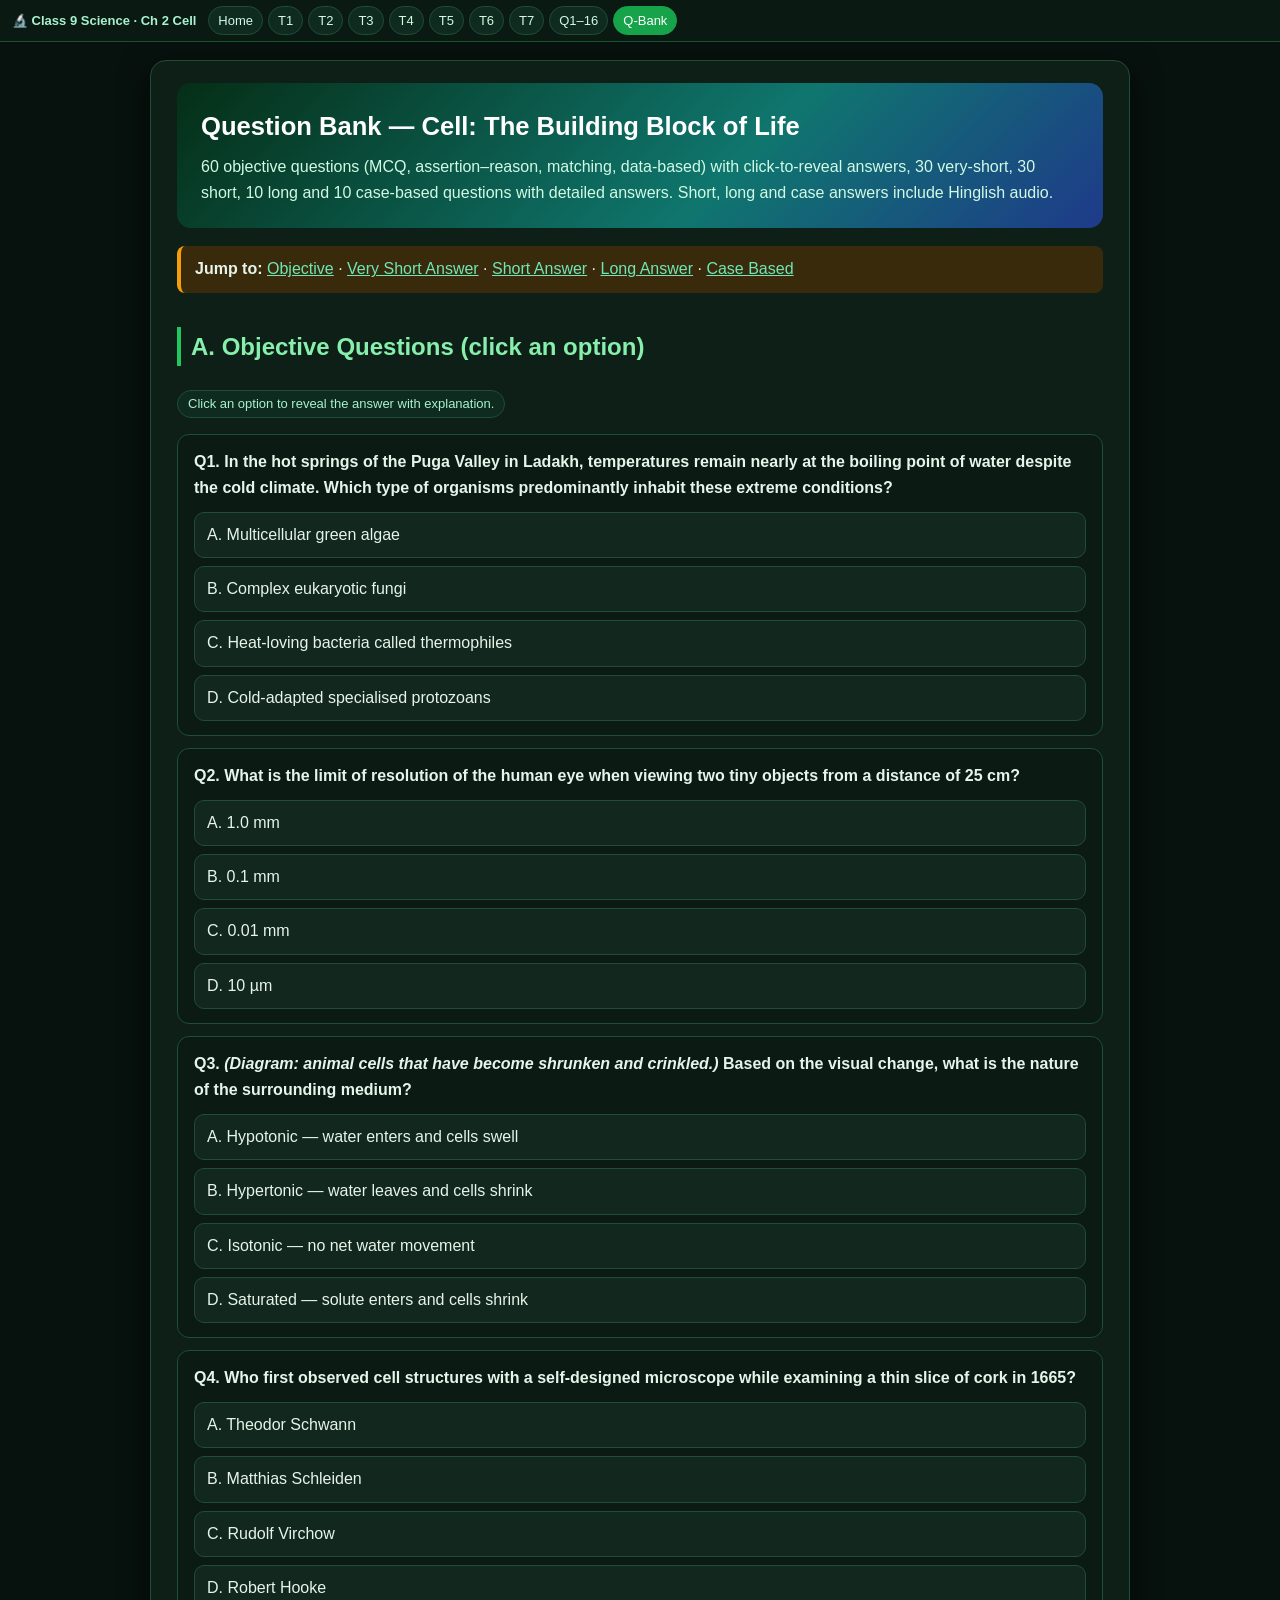
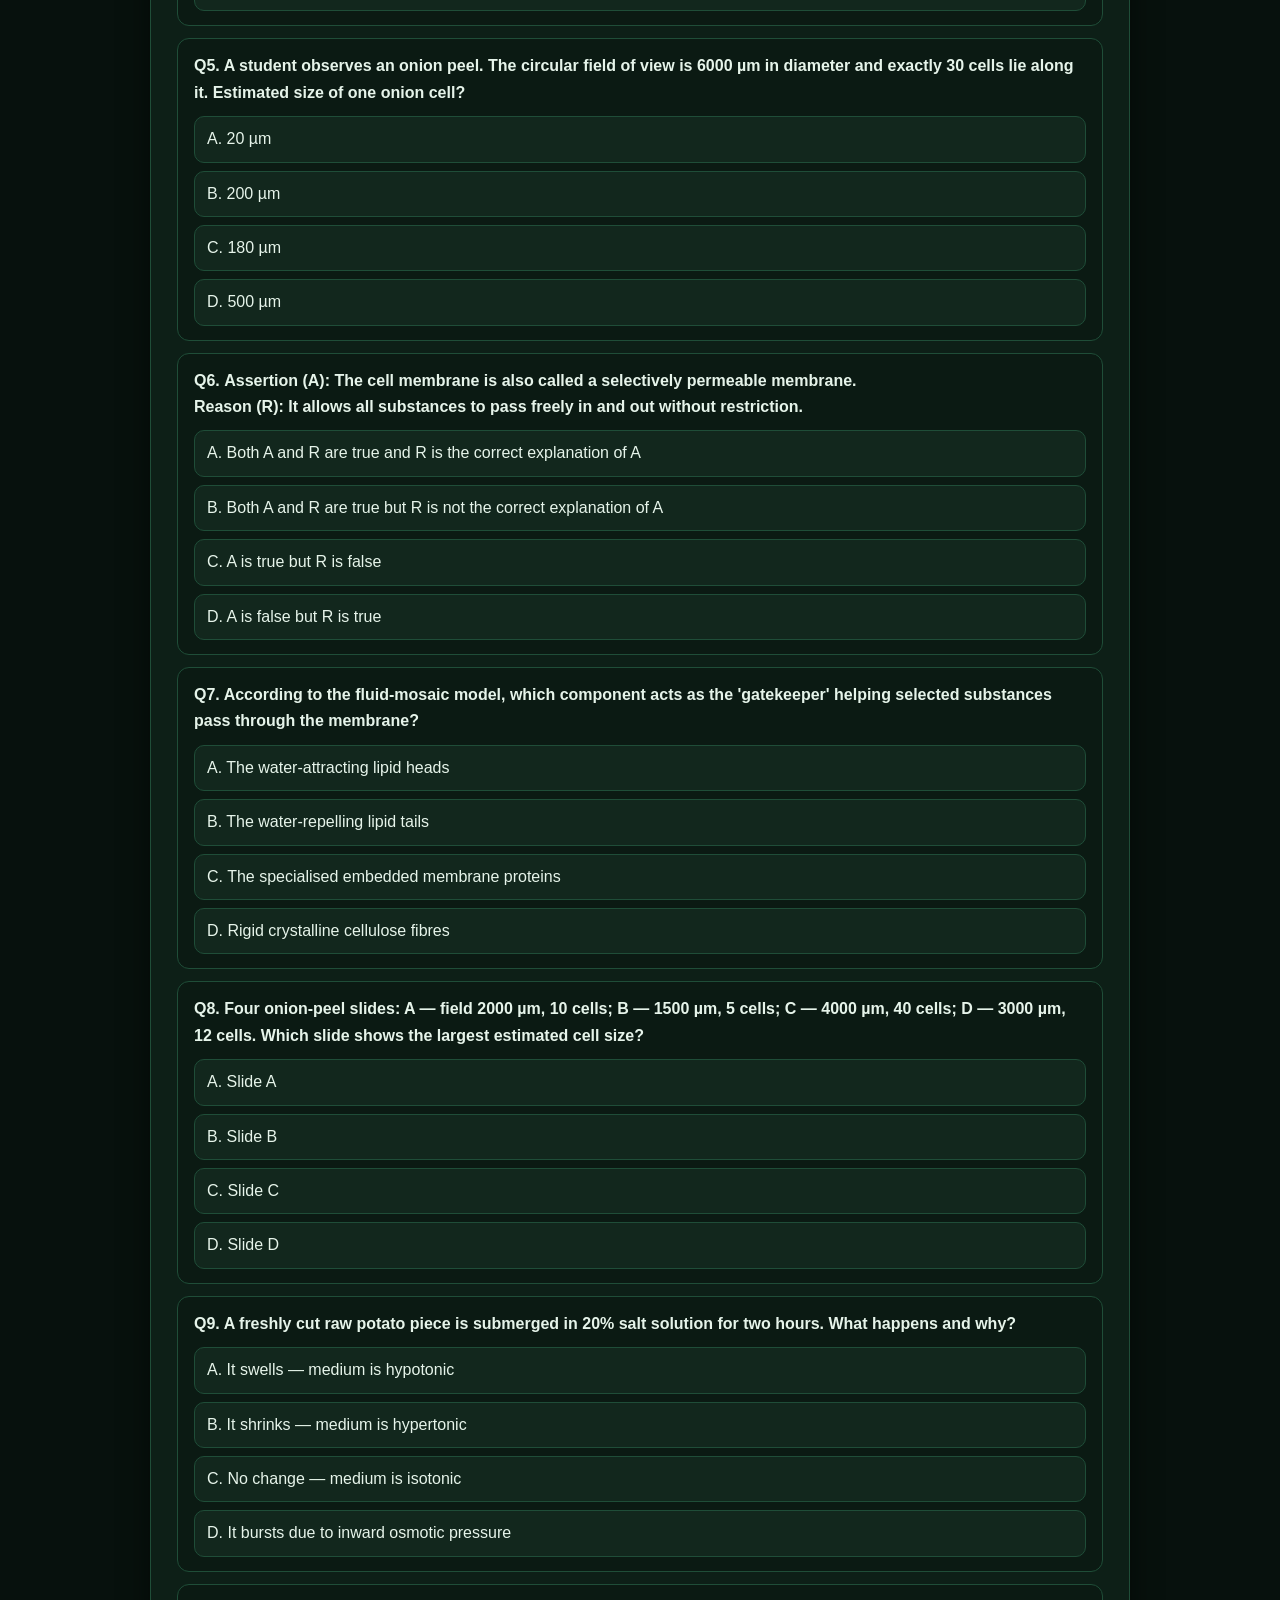
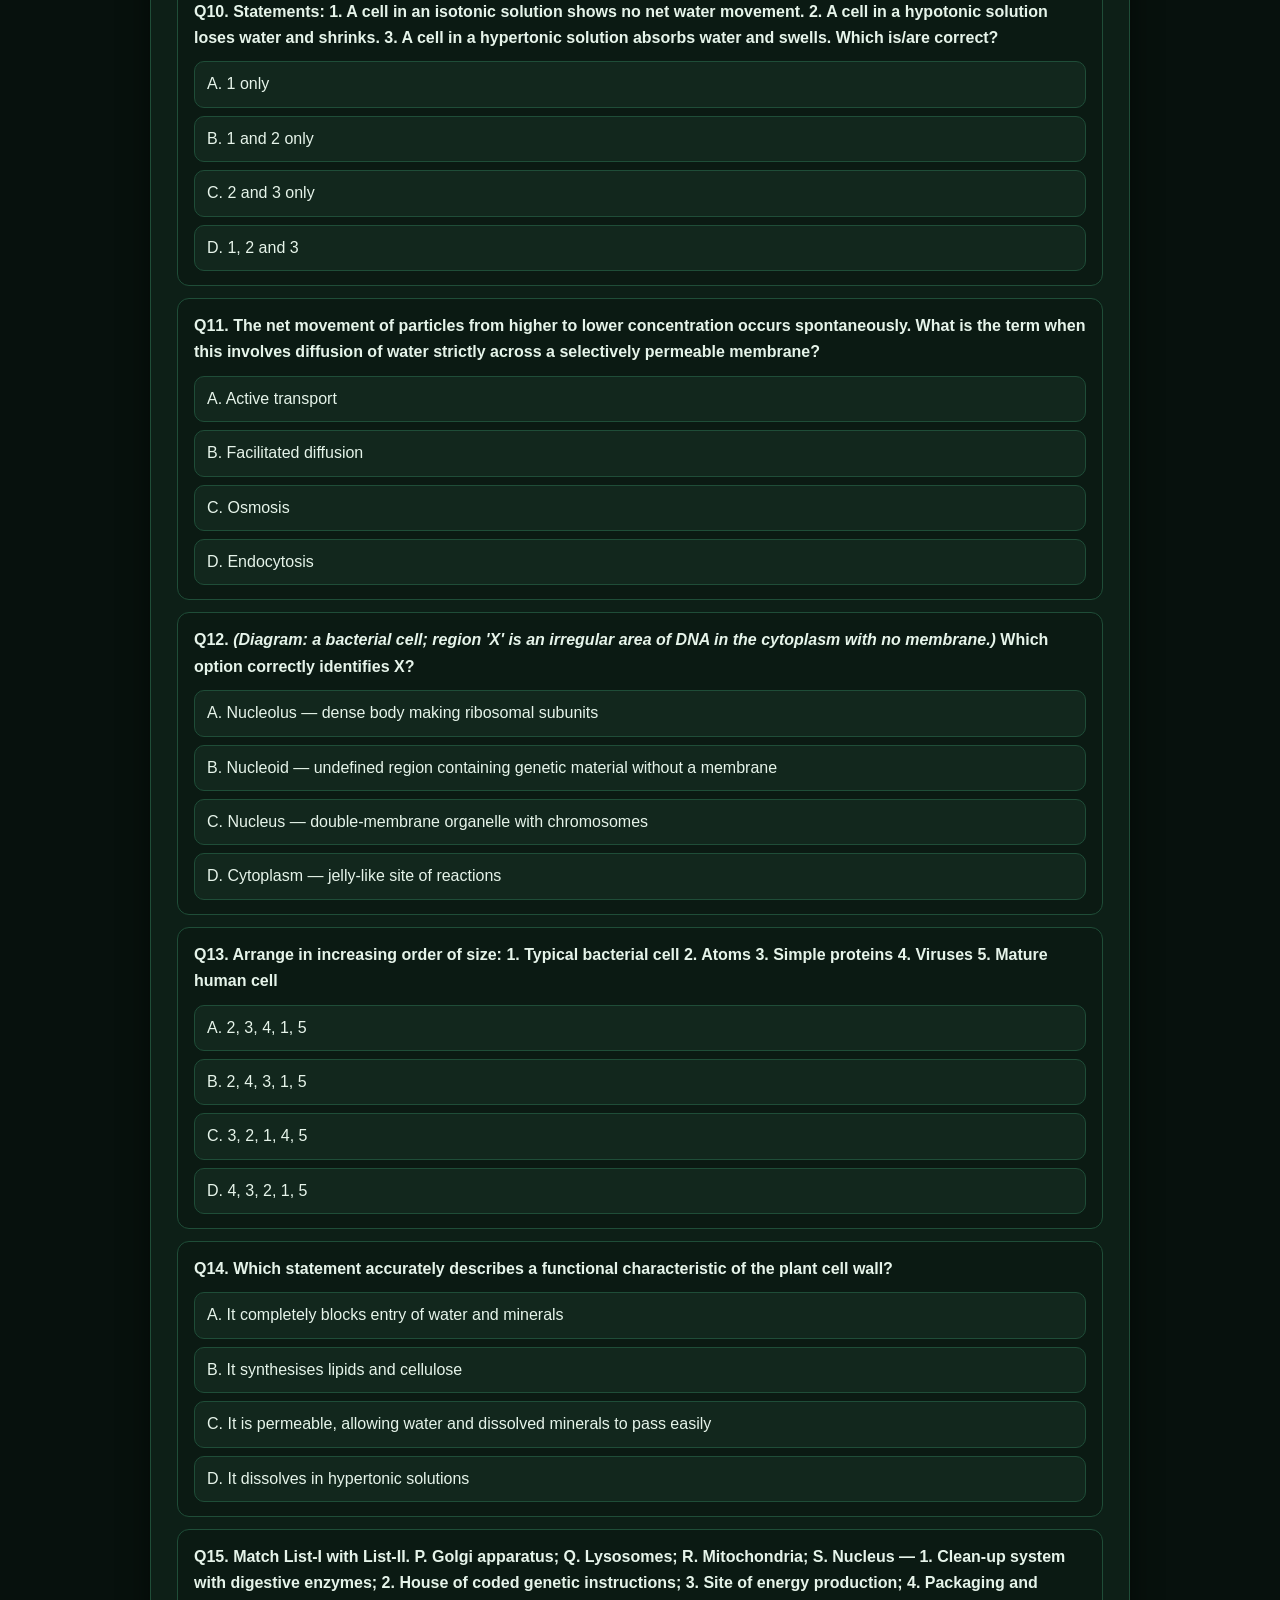
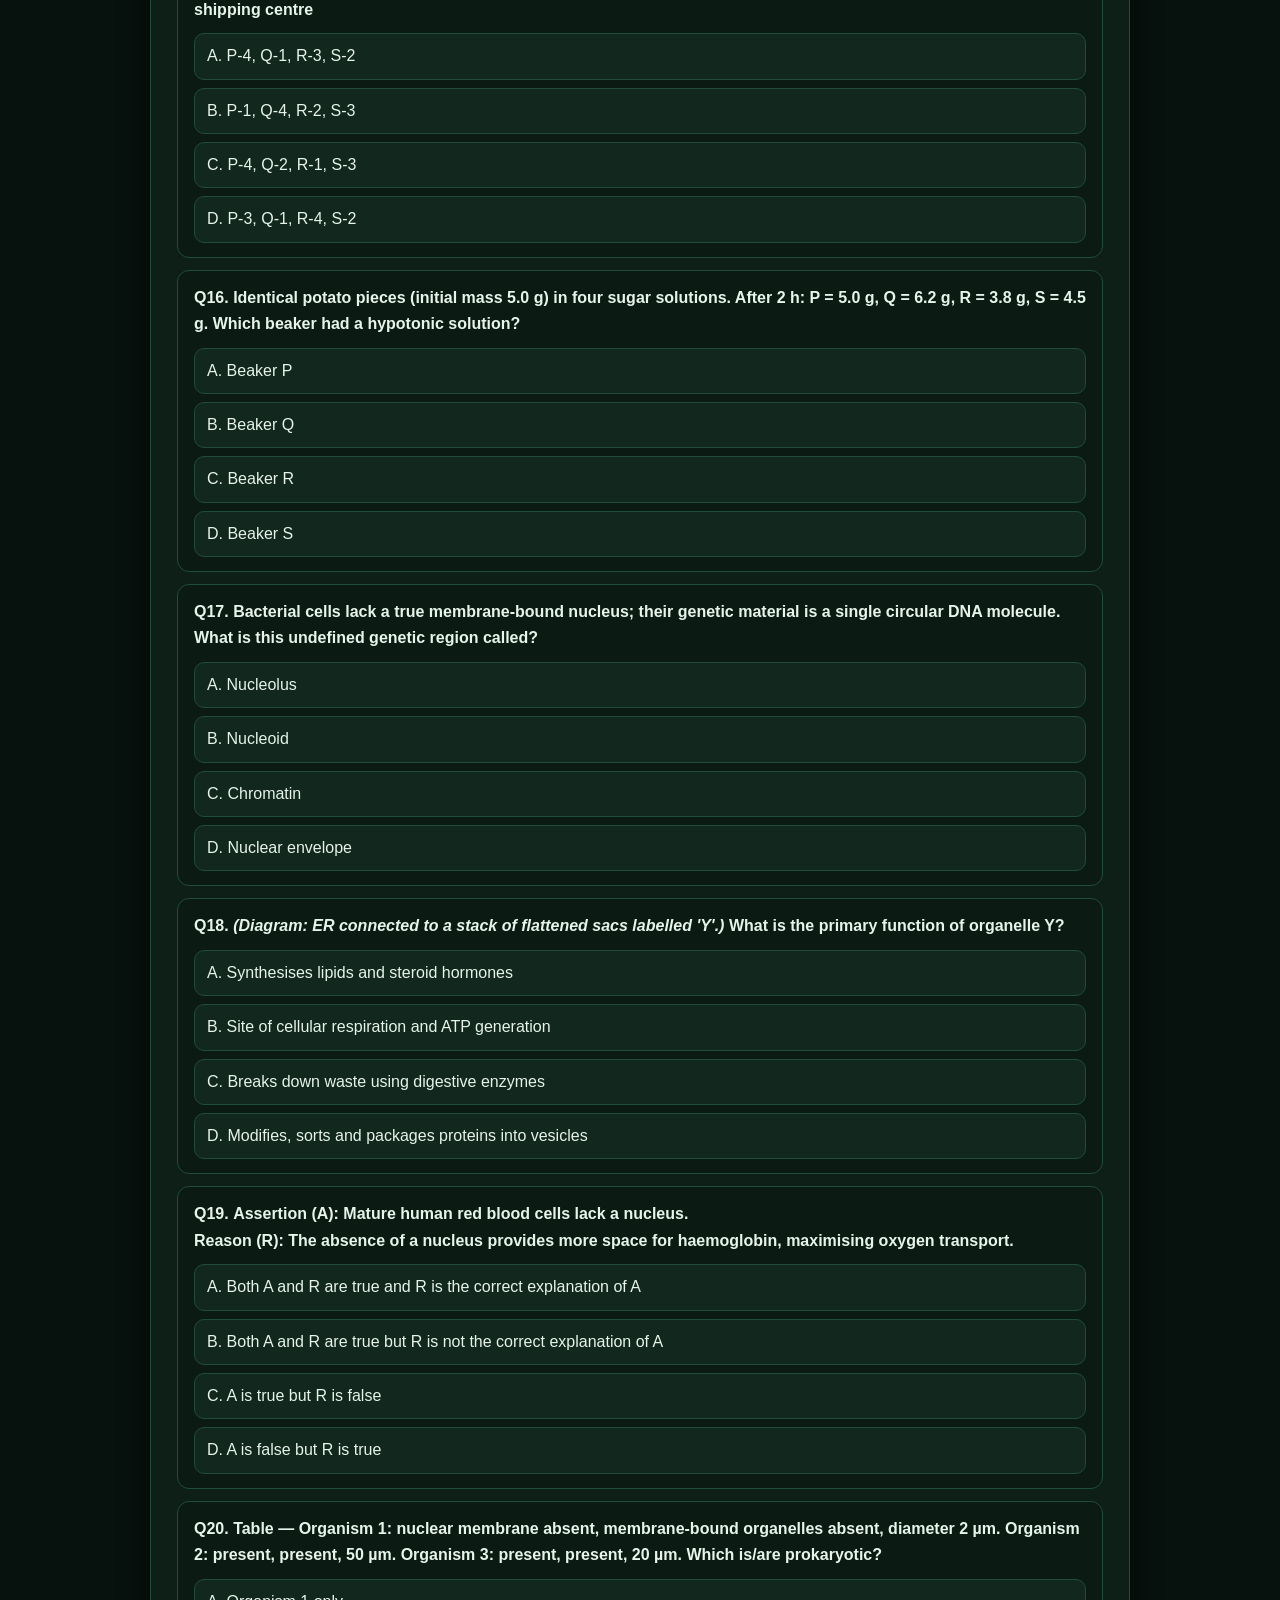
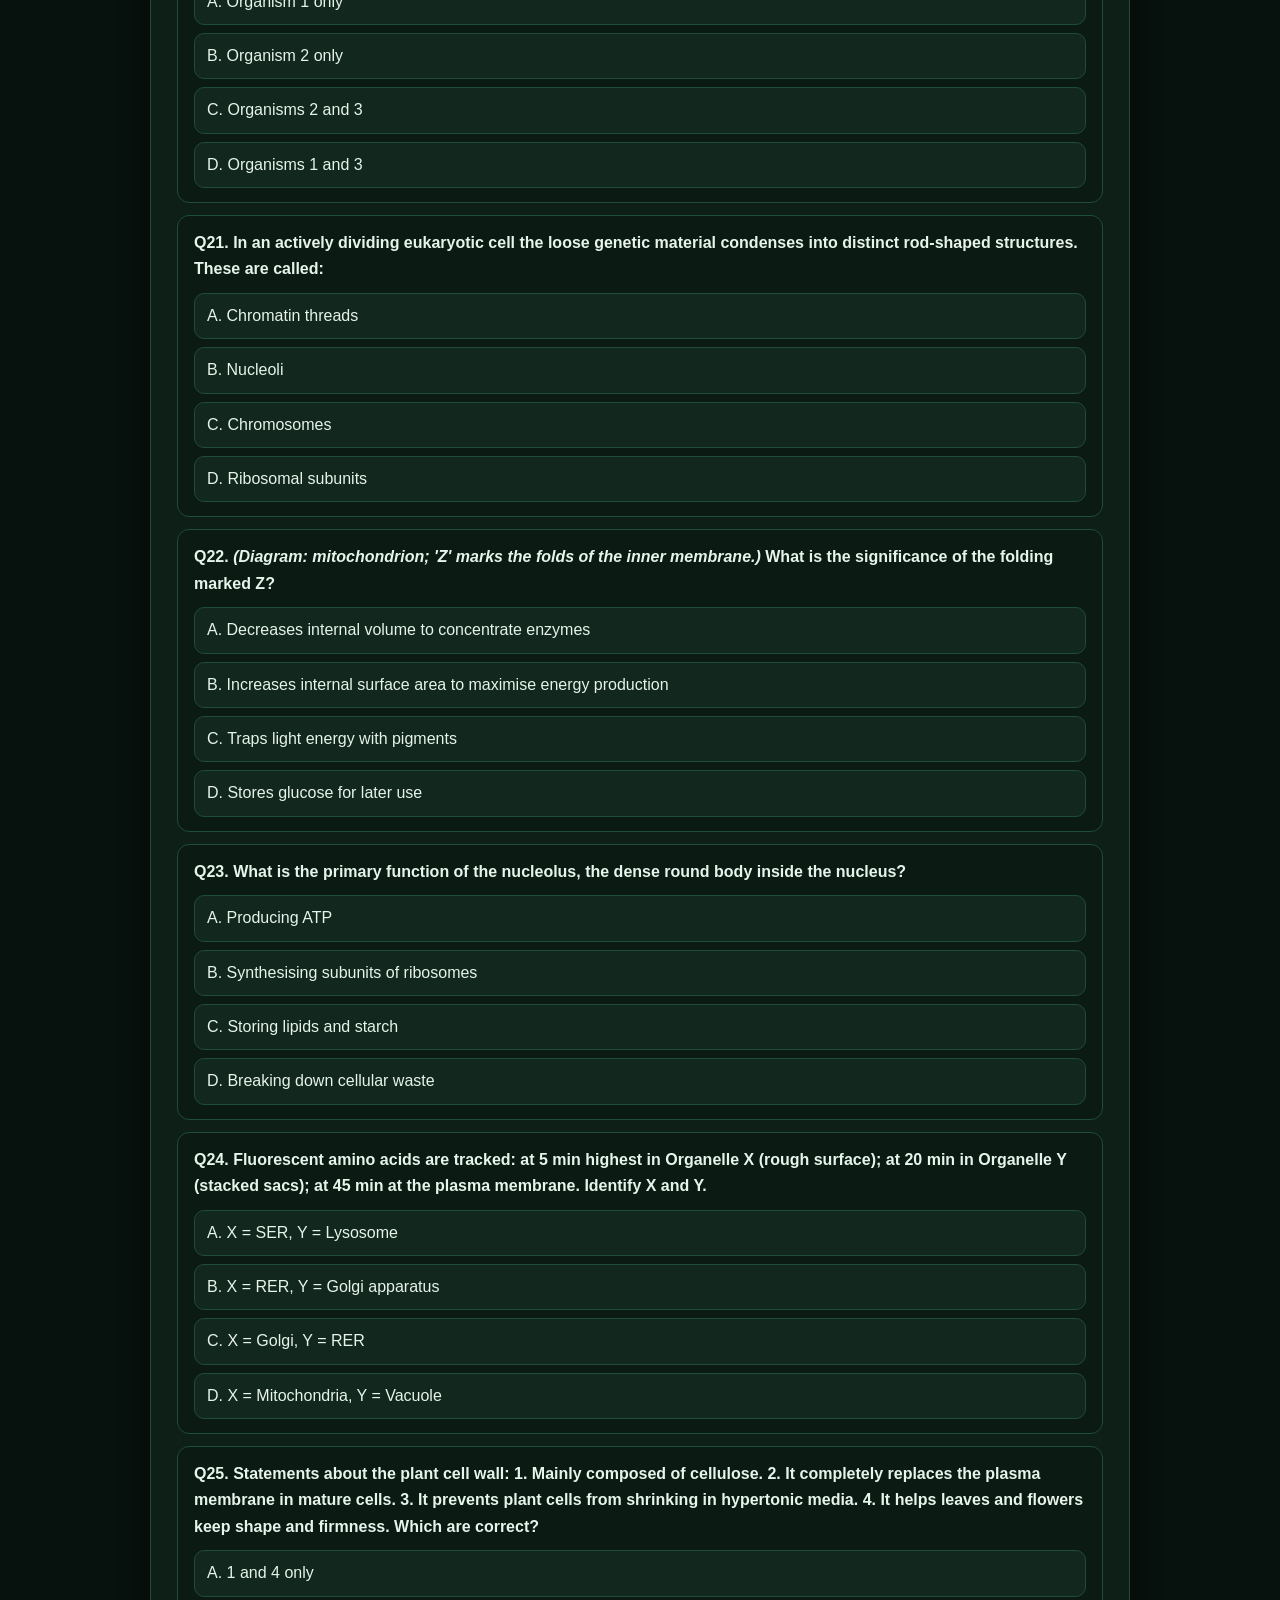
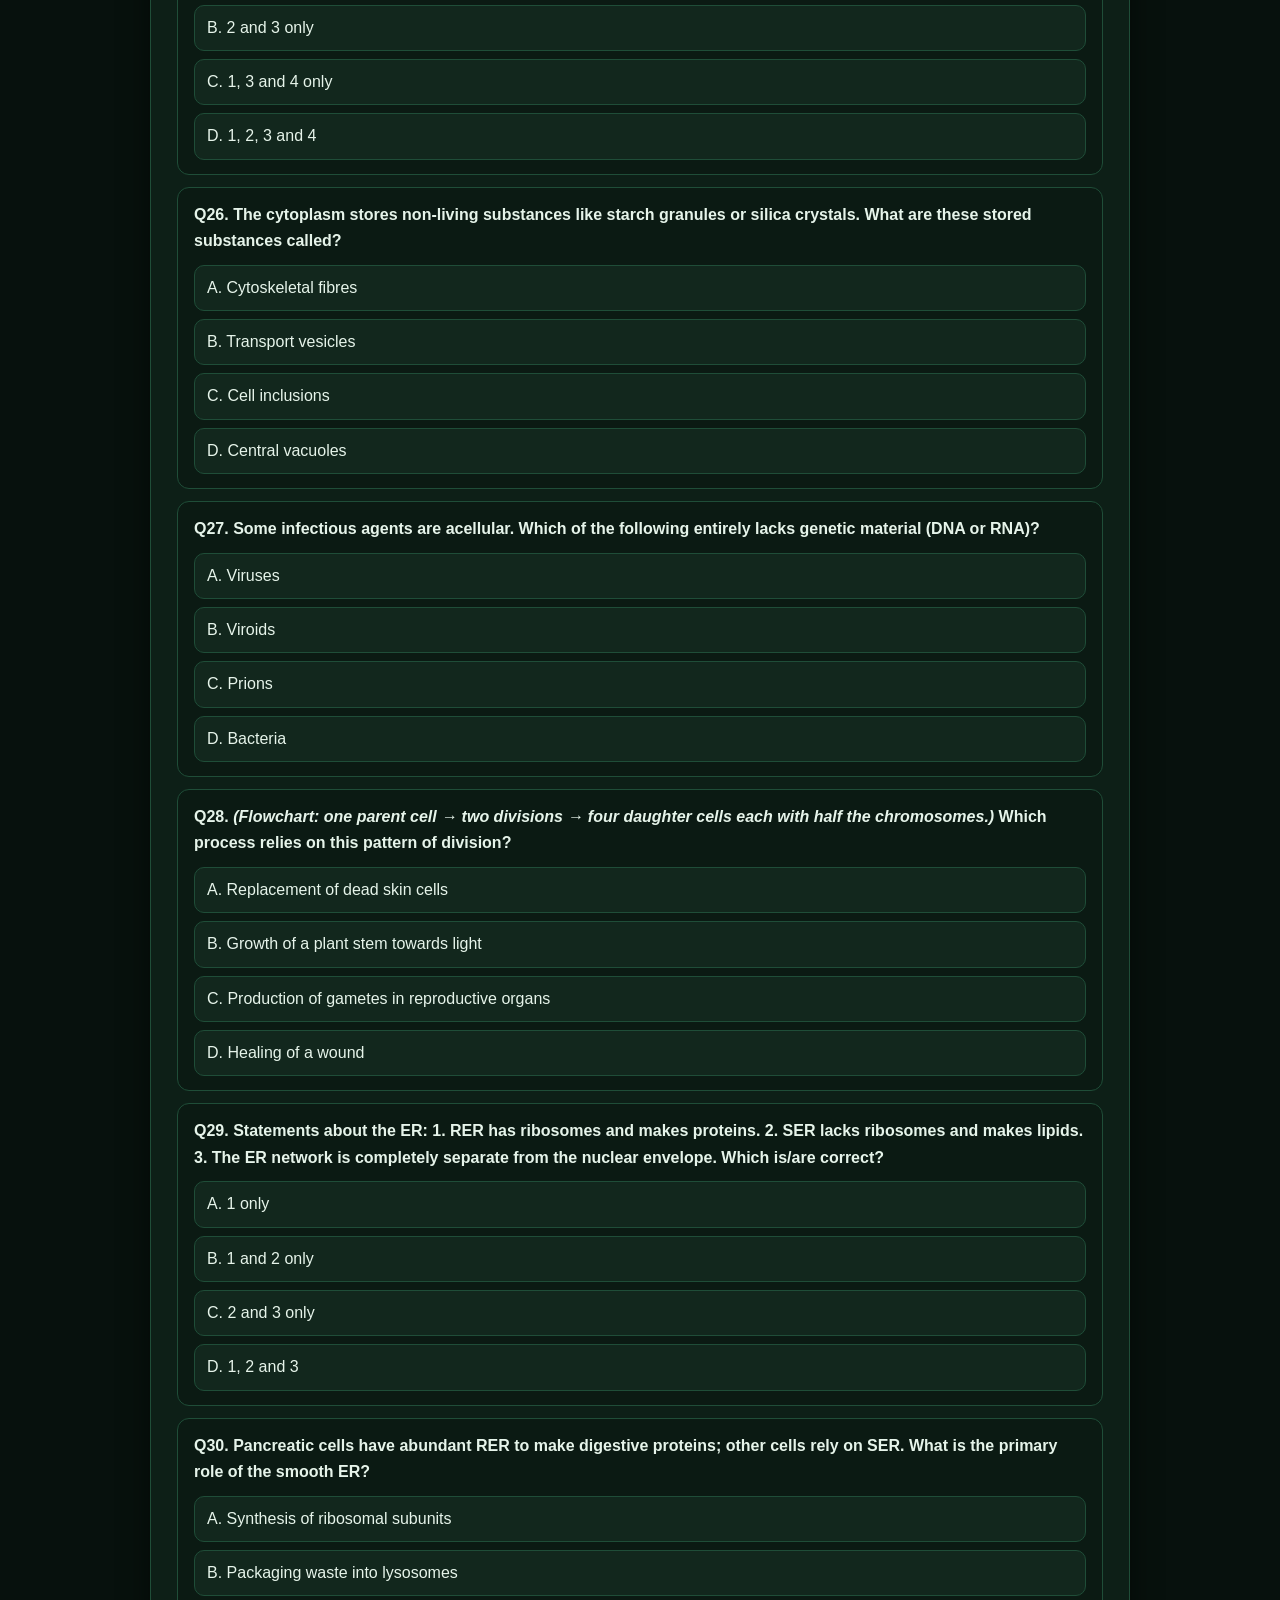
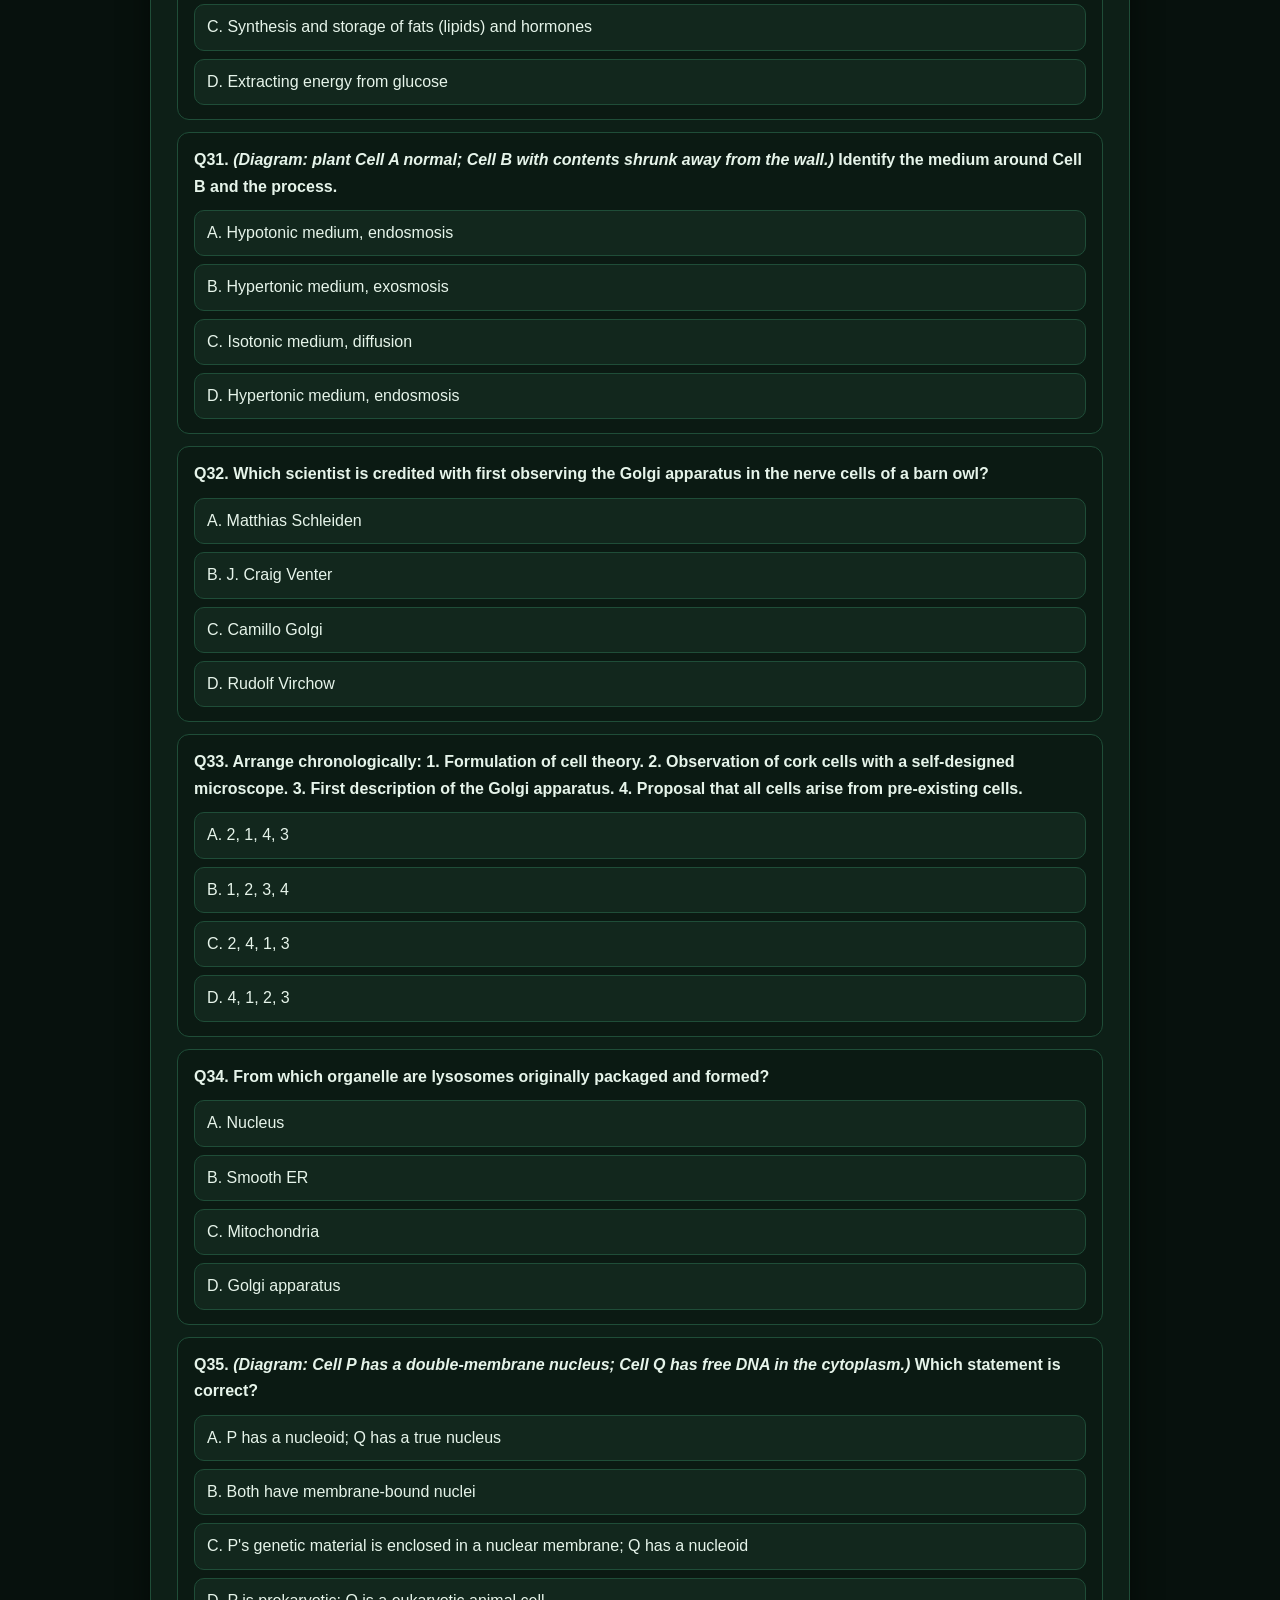
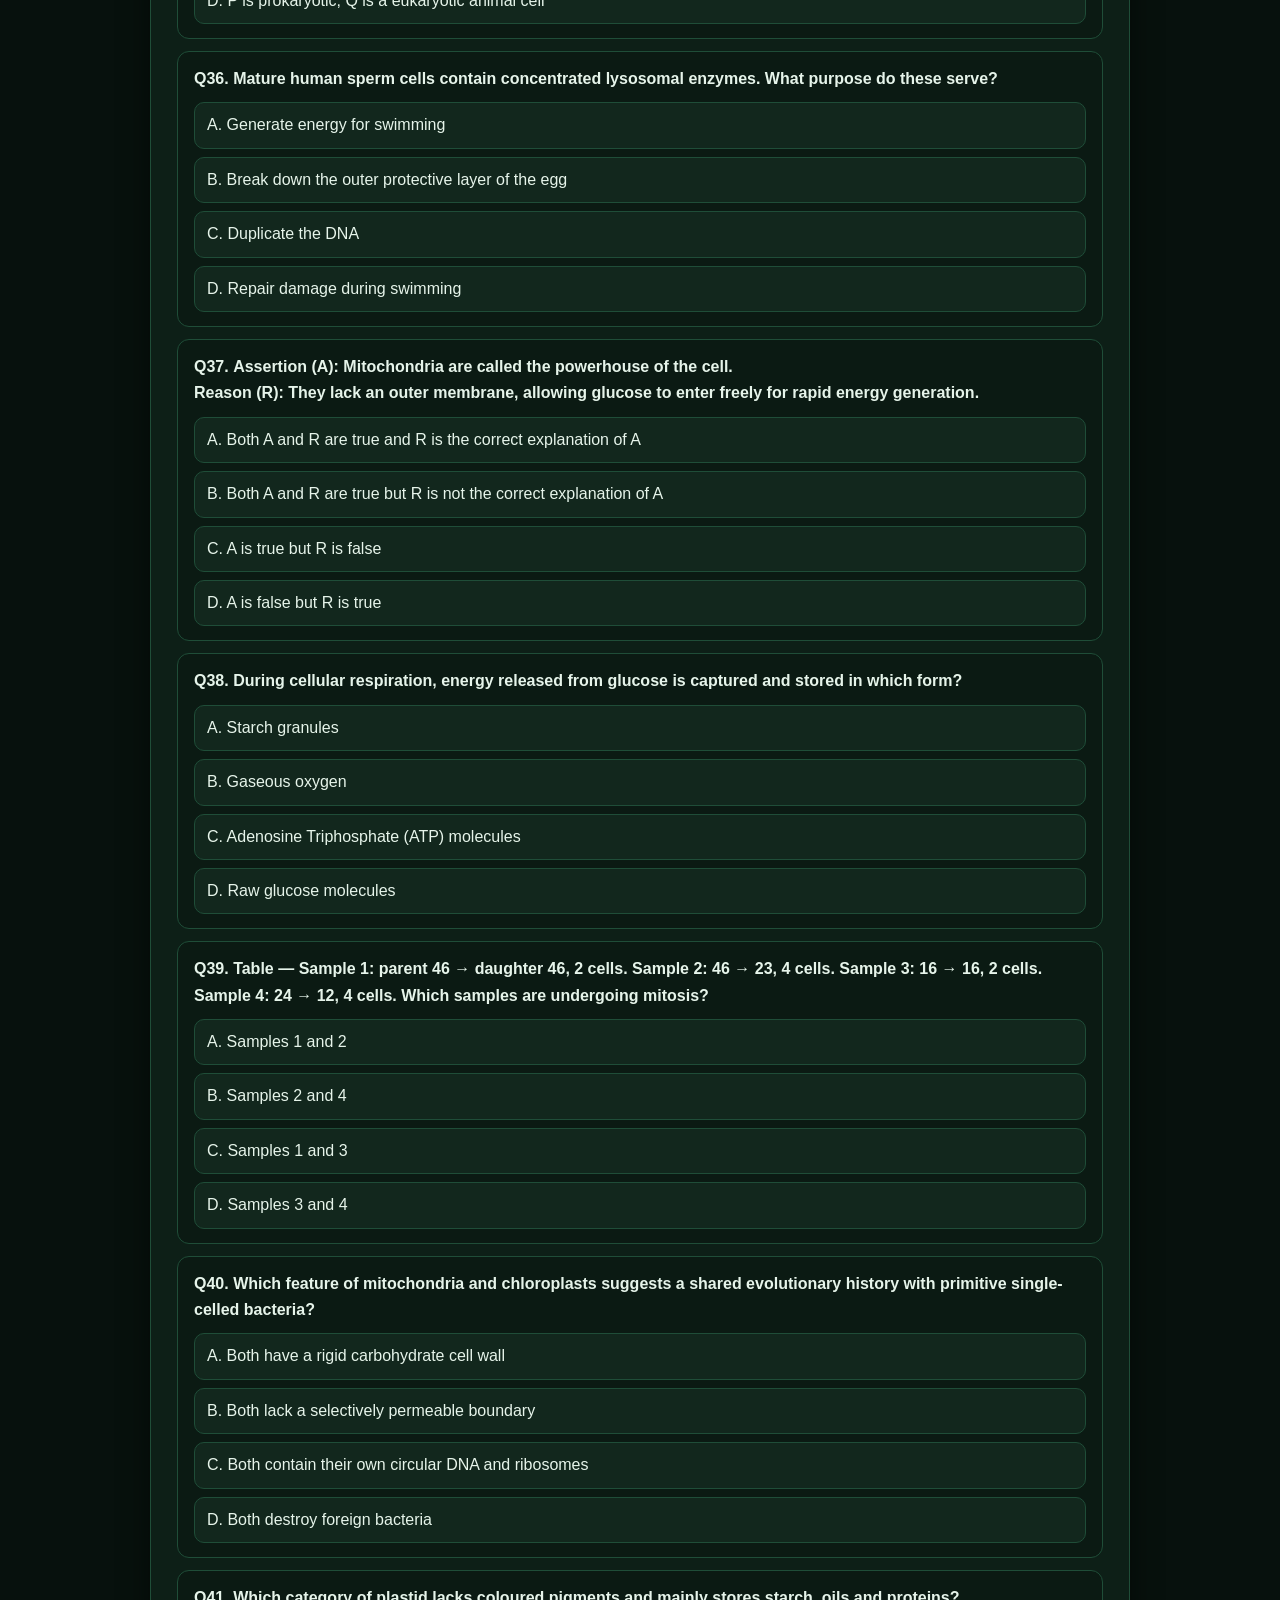
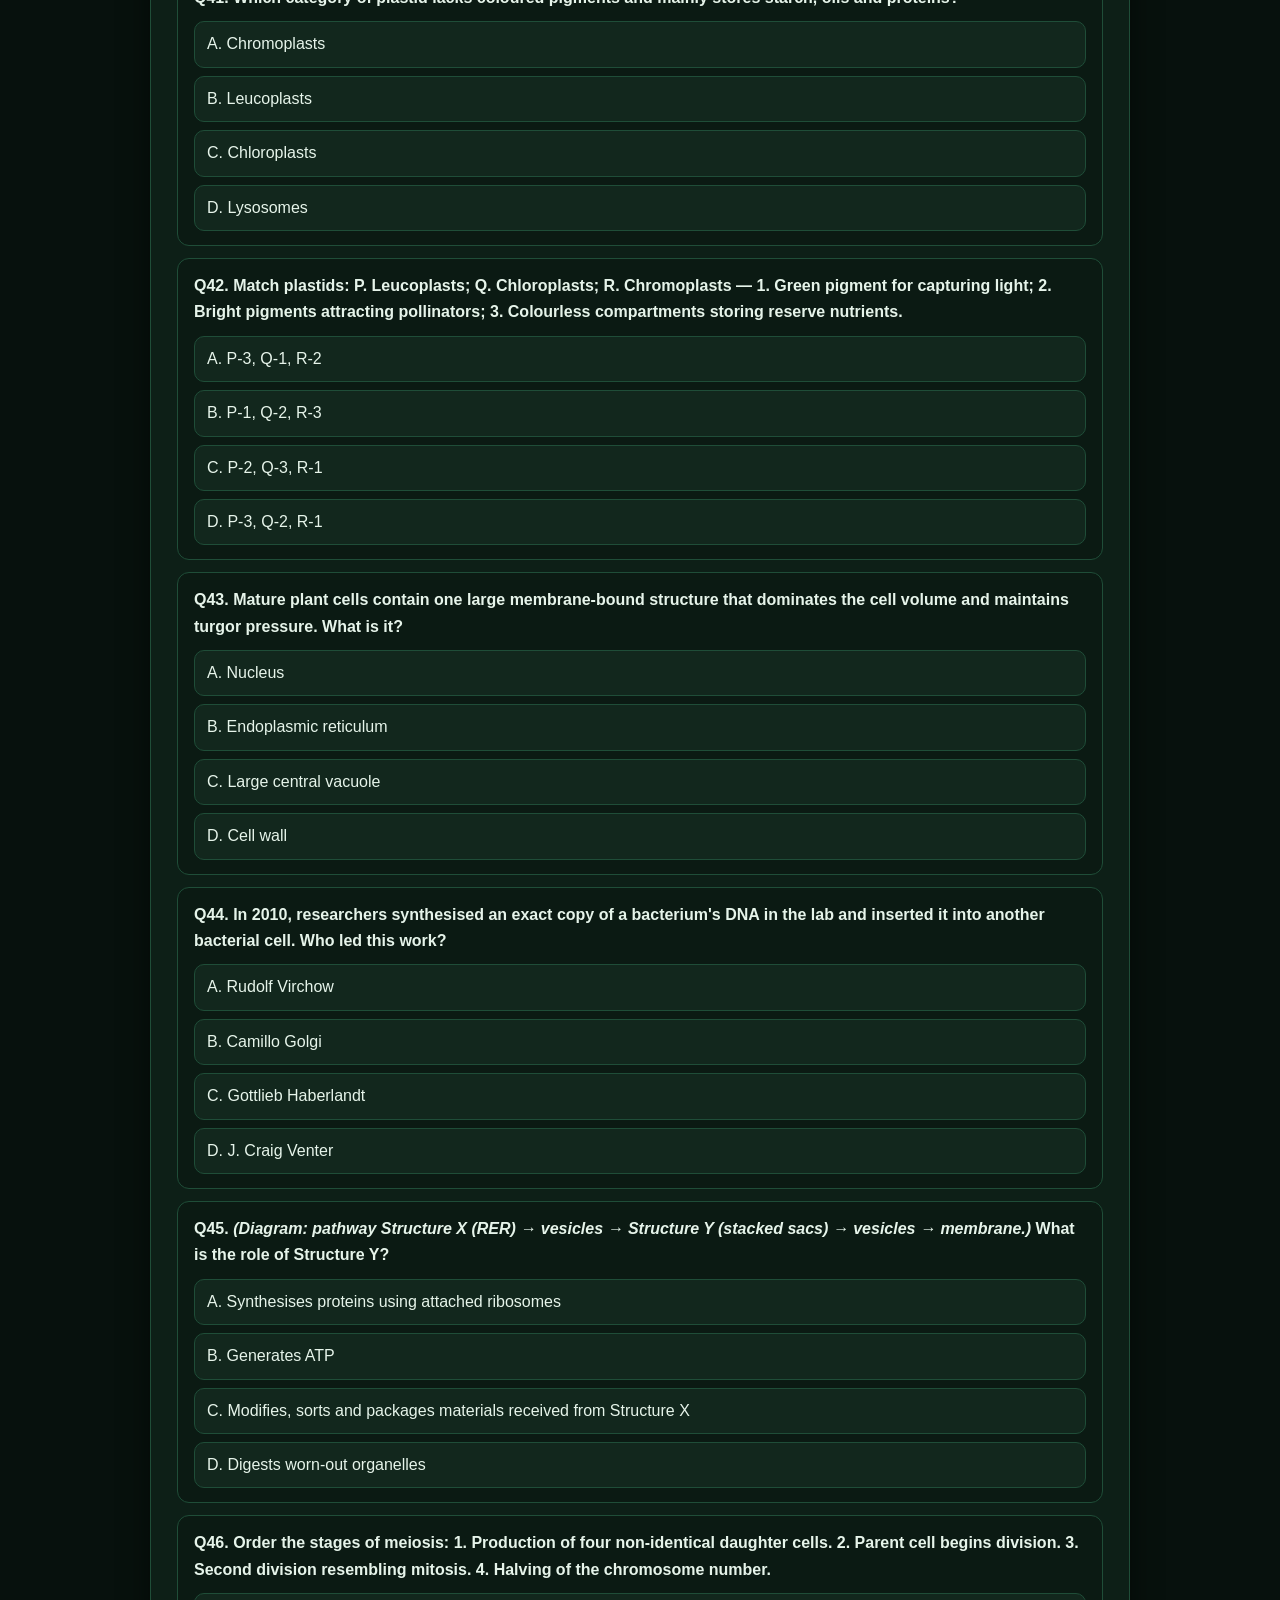
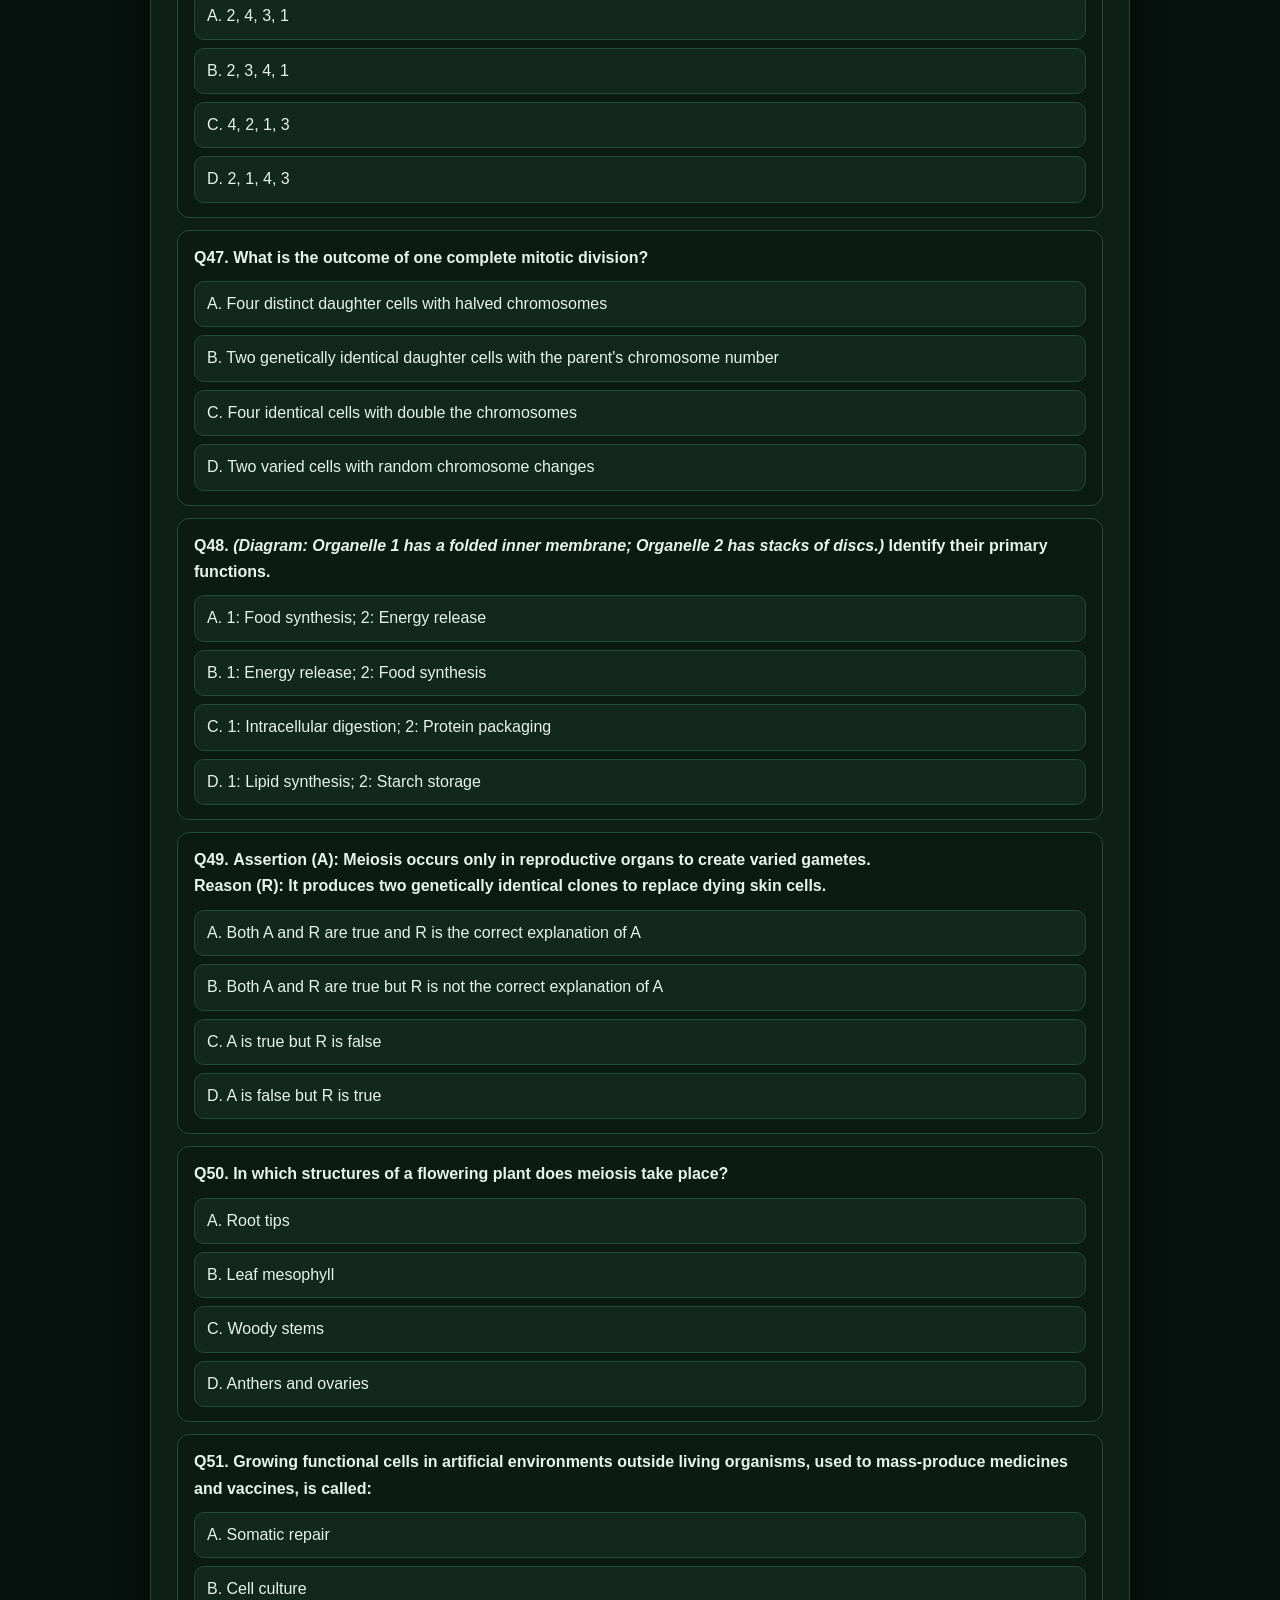
<file: qbank.html>
<!DOCTYPE html><html lang="en"><head><meta charset="utf-8"><meta name="viewport" content="width=device-width,initial-scale=1"><title>Question Bank</title><link rel="stylesheet" href="style.css"></head><body>
<nav class="nav"><a class="brand" href="index.html">🔬 Class 9 Science · Ch 2 Cell</a><button class="tog" onclick="document.getElementById('menu').classList.toggle('open')">☰ Menu</button><div class="menu" id="menu"><a class="m" href="index.html">Home</a><a class="m" href="t1.html" title="The Cell — Basic Unit of Life, and How We Study It">T1</a><a class="m" href="t2.html" title="The Cell Membrane — Selective Permeability and Osmosis">T2</a><a class="m" href="t3.html" title="The Cell Wall — Plant Cells vs Animal Cells">T3</a><a class="m" href="t4.html" title="Inside the Cell — Prokaryotes, Eukaryotes and the Nucleus">T4</a><a class="m" href="t5.html" title="Cell Organelles — The Living Factory">T5</a><a class="m" href="t6.html" title="How Cells Grow and Divide — Mitosis and Meiosis">T6</a><a class="m" href="t7.html" title="Cell Theory, Cell Lifespan and Cancer">T7</a><a class="m" href="exercise.html" title="Exercise Q1–Q16">Q1–16</a><a class="m on" href="qbank.html" title="Question Bank (140+ Qs)">Q-Bank</a></div></nav>
<main class="card"><div class="hero"><h1>Question Bank — Cell: The Building Block of Life</h1><p>60 objective questions (MCQ, assertion–reason, matching, data-based) with click-to-reveal answers, 30 very-short, 30 short, 10 long and 10 case-based questions with detailed answers. Short, long and case answers include Hinglish audio.</p></div><div class="note"><b>Jump to:</b> <a href="#obj">Objective</a> · <a href="#vsa">Very Short Answer</a> · <a href="#sa">Short Answer</a> · <a href="#la">Long Answer</a> · <a href="#case">Case Based</a></div><h2 id="obj">A. Objective Questions (click an option)</h2><p class="chip">Click an option to reveal the answer with explanation.</p><div class="mcq"><div class="q">Q1. In the hot springs of the Puga Valley in Ladakh, temperatures remain nearly at the boiling point of water despite the cold climate. Which type of organisms predominantly inhabit these extreme conditions?</div><div class="opts"><div class="opt" data-ok="0" onclick="pick(this,0)">A. Multicellular green algae</div><div class="opt" data-ok="0" onclick="pick(this,0)">B. Complex eukaryotic fungi</div><div class="opt" data-ok="1" onclick="pick(this,1)">C. Heat-loving bacteria called thermophiles</div><div class="opt" data-ok="0" onclick="pick(this,0)">D. Cold-adapted specialised protozoans</div></div><div class="exp" style="display:none"><b>✔ Correct answer: C. Heat-loving bacteria called thermophiles</b><br>Hot springs in the Puga Valley stay very hot even in a cold climate. The organisms living there are mostly heat-loving unicellular bacteria called thermophiles, which survive in conditions similar to early Earth and help scientists understand the origin of cellular life.</div></div><div class="mcq"><div class="q">Q2. What is the limit of resolution of the human eye when viewing two tiny objects from a distance of 25 cm?</div><div class="opts"><div class="opt" data-ok="0" onclick="pick(this,0)">A. 1.0 mm</div><div class="opt" data-ok="1" onclick="pick(this,1)">B. 0.1 mm</div><div class="opt" data-ok="0" onclick="pick(this,0)">C. 0.01 mm</div><div class="opt" data-ok="0" onclick="pick(this,0)">D. 10 µm</div></div><div class="exp" style="display:none"><b>✔ Correct answer: B. 0.1 mm</b><br>The limit of resolution is the minimum distance at which two close points are still seen as distinct. From 25 cm, points about 0.1 mm apart can be seen separately; closer than that they merge into one.</div></div><div class="mcq"><div class="q">Q3. <i>(Diagram: animal cells that have become shrunken and crinkled.)</i> Based on the visual change, what is the nature of the surrounding medium?</div><div class="opts"><div class="opt" data-ok="0" onclick="pick(this,0)">A. Hypotonic — water enters and cells swell</div><div class="opt" data-ok="1" onclick="pick(this,1)">B. Hypertonic — water leaves and cells shrink</div><div class="opt" data-ok="0" onclick="pick(this,0)">C. Isotonic — no net water movement</div><div class="opt" data-ok="0" onclick="pick(this,0)">D. Saturated — solute enters and cells shrink</div></div><div class="exp" style="display:none"><b>✔ Correct answer: B. Hypertonic — water leaves and cells shrink</b><br>Shrinking cells mean water is moving out. This happens when the outside solution has a higher solute concentration than the cell interior — a hypertonic solution. Hypotonic causes swelling; isotonic keeps shape unchanged.</div></div><div class="mcq"><div class="q">Q4. Who first observed cell structures with a self-designed microscope while examining a thin slice of cork in 1665?</div><div class="opts"><div class="opt" data-ok="0" onclick="pick(this,0)">A. Theodor Schwann</div><div class="opt" data-ok="0" onclick="pick(this,0)">B. Matthias Schleiden</div><div class="opt" data-ok="0" onclick="pick(this,0)">C. Rudolf Virchow</div><div class="opt" data-ok="1" onclick="pick(this,1)">D. Robert Hooke</div></div><div class="exp" style="display:none"><b>✔ Correct answer: D. Robert Hooke</b><br>In 1665 Robert Hooke examined thin cork slices under his own microscope, saw small box-like compartments resembling tiny rooms and coined the term 'cells'.</div></div><div class="mcq"><div class="q">Q5. A student observes an onion peel. The circular field of view is 6000 µm in diameter and exactly 30 cells lie along it. Estimated size of one onion cell?</div><div class="opts"><div class="opt" data-ok="0" onclick="pick(this,0)">A. 20 µm</div><div class="opt" data-ok="1" onclick="pick(this,1)">B. 200 µm</div><div class="opt" data-ok="0" onclick="pick(this,0)">C. 180 µm</div><div class="opt" data-ok="0" onclick="pick(this,0)">D. 500 µm</div></div><div class="exp" style="display:none"><b>✔ Correct answer: B. 200 µm</b><br>Cell size = field diameter ÷ number of cells along the diameter = 6000 ÷ 30 = 200 µm.</div></div><div class="mcq"><div class="q">Q6. <b>Assertion (A):</b> The cell membrane is also called a selectively permeable membrane.<br><b>Reason (R):</b> It allows all substances to pass freely in and out without restriction.</div><div class="opts"><div class="opt" data-ok="0" onclick="pick(this,0)">A. Both A and R are true and R is the correct explanation of A</div><div class="opt" data-ok="0" onclick="pick(this,0)">B. Both A and R are true but R is not the correct explanation of A</div><div class="opt" data-ok="1" onclick="pick(this,1)">C. A is true but R is false</div><div class="opt" data-ok="0" onclick="pick(this,0)">D. A is false but R is true</div></div><div class="exp" style="display:none"><b>✔ Correct answer: C. A is true but R is false</b><br>The membrane is called selectively permeable because it allows some substances through and blocks others. So A is true, but R is false.</div></div><div class="mcq"><div class="q">Q7. According to the fluid-mosaic model, which component acts as the 'gatekeeper' helping selected substances pass through the membrane?</div><div class="opts"><div class="opt" data-ok="0" onclick="pick(this,0)">A. The water-attracting lipid heads</div><div class="opt" data-ok="0" onclick="pick(this,0)">B. The water-repelling lipid tails</div><div class="opt" data-ok="1" onclick="pick(this,1)">C. The specialised embedded membrane proteins</div><div class="opt" data-ok="0" onclick="pick(this,0)">D. Rigid crystalline cellulose fibres</div></div><div class="exp" style="display:none"><b>✔ Correct answer: C. The specialised embedded membrane proteins</b><br>The membrane is a lipid bilayer (heads outward, tails inward) with proteins embedded in it. These proteins act as gatekeepers regulating the passage of substances.</div></div><div class="mcq"><div class="q">Q8. Four onion-peel slides: A — field 2000 µm, 10 cells; B — 1500 µm, 5 cells; C — 4000 µm, 40 cells; D — 3000 µm, 12 cells. Which slide shows the largest estimated cell size?</div><div class="opts"><div class="opt" data-ok="0" onclick="pick(this,0)">A. Slide A</div><div class="opt" data-ok="1" onclick="pick(this,1)">B. Slide B</div><div class="opt" data-ok="0" onclick="pick(this,0)">C. Slide C</div><div class="opt" data-ok="0" onclick="pick(this,0)">D. Slide D</div></div><div class="exp" style="display:none"><b>✔ Correct answer: B. Slide B</b><br>Size = diameter ÷ cells. A = 200 µm; B = 1500 ÷ 5 = 300 µm; C = 100 µm; D = 250 µm. Slide B is largest.</div></div><div class="mcq"><div class="q">Q9. A freshly cut raw potato piece is submerged in 20% salt solution for two hours. What happens and why?</div><div class="opts"><div class="opt" data-ok="0" onclick="pick(this,0)">A. It swells — medium is hypotonic</div><div class="opt" data-ok="1" onclick="pick(this,1)">B. It shrinks — medium is hypertonic</div><div class="opt" data-ok="0" onclick="pick(this,0)">C. No change — medium is isotonic</div><div class="opt" data-ok="0" onclick="pick(this,0)">D. It bursts due to inward osmotic pressure</div></div><div class="exp" style="display:none"><b>✔ Correct answer: B. It shrinks — medium is hypertonic</b><br>20% salt solution is hypertonic relative to potato cells. Water moves out through the selectively permeable membranes by osmosis, so the piece shrinks.</div></div><div class="mcq"><div class="q">Q10. Statements: 1. A cell in an isotonic solution shows no net water movement. 2. A cell in a hypotonic solution loses water and shrinks. 3. A cell in a hypertonic solution absorbs water and swells. Which is/are correct?</div><div class="opts"><div class="opt" data-ok="1" onclick="pick(this,1)">A. 1 only</div><div class="opt" data-ok="0" onclick="pick(this,0)">B. 1 and 2 only</div><div class="opt" data-ok="0" onclick="pick(this,0)">C. 2 and 3 only</div><div class="opt" data-ok="0" onclick="pick(this,0)">D. 1, 2 and 3</div></div><div class="exp" style="display:none"><b>✔ Correct answer: A. 1 only</b><br>Isotonic → no net movement (correct). Hypotonic → cell gains water and swells, so 2 is wrong. Hypertonic → cell loses water and shrinks, so 3 is wrong.</div></div><div class="mcq"><div class="q">Q11. The net movement of particles from higher to lower concentration occurs spontaneously. What is the term when this involves diffusion of water strictly across a selectively permeable membrane?</div><div class="opts"><div class="opt" data-ok="0" onclick="pick(this,0)">A. Active transport</div><div class="opt" data-ok="0" onclick="pick(this,0)">B. Facilitated diffusion</div><div class="opt" data-ok="1" onclick="pick(this,1)">C. Osmosis</div><div class="opt" data-ok="0" onclick="pick(this,0)">D. Endocytosis</div></div><div class="exp" style="display:none"><b>✔ Correct answer: C. Osmosis</b><br>Diffusion needs no membrane. Osmosis is specifically the diffusion of water across a selectively permeable membrane along a concentration gradient.</div></div><div class="mcq"><div class="q">Q12. <i>(Diagram: a bacterial cell; region 'X' is an irregular area of DNA in the cytoplasm with no membrane.)</i> Which option correctly identifies X?</div><div class="opts"><div class="opt" data-ok="0" onclick="pick(this,0)">A. Nucleolus — dense body making ribosomal subunits</div><div class="opt" data-ok="1" onclick="pick(this,1)">B. Nucleoid — undefined region containing genetic material without a membrane</div><div class="opt" data-ok="0" onclick="pick(this,0)">C. Nucleus — double-membrane organelle with chromosomes</div><div class="opt" data-ok="0" onclick="pick(this,0)">D. Cytoplasm — jelly-like site of reactions</div></div><div class="exp" style="display:none"><b>✔ Correct answer: B. Nucleoid — undefined region containing genetic material without a membrane</b><br>The cell is a prokaryote. X is the nucleoid, where the single circular DNA lies freely without a nuclear envelope. True nucleus and nucleolus occur only in eukaryotes.</div></div><div class="mcq"><div class="q">Q13. Arrange in increasing order of size: 1. Typical bacterial cell 2. Atoms 3. Simple proteins 4. Viruses 5. Mature human cell</div><div class="opts"><div class="opt" data-ok="1" onclick="pick(this,1)">A. 2, 3, 4, 1, 5</div><div class="opt" data-ok="0" onclick="pick(this,0)">B. 2, 4, 3, 1, 5</div><div class="opt" data-ok="0" onclick="pick(this,0)">C. 3, 2, 1, 4, 5</div><div class="opt" data-ok="0" onclick="pick(this,0)">D. 4, 3, 2, 1, 5</div></div><div class="exp" style="display:none"><b>✔ Correct answer: A. 2, 3, 4, 1, 5</b><br>Atoms (0.1 nm) → proteins (nm) → viruses (tens of nm) → bacteria (1–10 µm) → human cell (10–100 µm).</div></div><div class="mcq"><div class="q">Q14. Which statement accurately describes a functional characteristic of the plant cell wall?</div><div class="opts"><div class="opt" data-ok="0" onclick="pick(this,0)">A. It completely blocks entry of water and minerals</div><div class="opt" data-ok="0" onclick="pick(this,0)">B. It synthesises lipids and cellulose</div><div class="opt" data-ok="1" onclick="pick(this,1)">C. It is permeable, allowing water and dissolved minerals to pass easily</div><div class="opt" data-ok="0" onclick="pick(this,0)">D. It dissolves in hypertonic solutions</div></div><div class="exp" style="display:none"><b>✔ Correct answer: C. It is permeable, allowing water and dissolved minerals to pass easily</b><br>The cell wall gives rigid support but is fully permeable; water and dissolved minerals pass freely. Selective permeability belongs to the membrane beneath it.</div></div><div class="mcq"><div class="q">Q15. Match List-I with List-II. P. Golgi apparatus; Q. Lysosomes; R. Mitochondria; S. Nucleus — 1. Clean-up system with digestive enzymes; 2. House of coded genetic instructions; 3. Site of energy production; 4. Packaging and shipping centre</div><div class="opts"><div class="opt" data-ok="1" onclick="pick(this,1)">A. P-4, Q-1, R-3, S-2</div><div class="opt" data-ok="0" onclick="pick(this,0)">B. P-1, Q-4, R-2, S-3</div><div class="opt" data-ok="0" onclick="pick(this,0)">C. P-4, Q-2, R-1, S-3</div><div class="opt" data-ok="0" onclick="pick(this,0)">D. P-3, Q-1, R-4, S-2</div></div><div class="exp" style="display:none"><b>✔ Correct answer: A. P-4, Q-1, R-3, S-2</b><br>Golgi packages and ships (4); lysosomes clean up (1); mitochondria produce ATP (3); nucleus holds genetic code (2).</div></div><div class="mcq"><div class="q">Q16. Identical potato pieces (initial mass 5.0 g) in four sugar solutions. After 2 h: P = 5.0 g, Q = 6.2 g, R = 3.8 g, S = 4.5 g. Which beaker had a hypotonic solution?</div><div class="opts"><div class="opt" data-ok="0" onclick="pick(this,0)">A. Beaker P</div><div class="opt" data-ok="1" onclick="pick(this,1)">B. Beaker Q</div><div class="opt" data-ok="0" onclick="pick(this,0)">C. Beaker R</div><div class="opt" data-ok="0" onclick="pick(this,0)">D. Beaker S</div></div><div class="exp" style="display:none"><b>✔ Correct answer: B. Beaker Q</b><br>In a hypotonic medium water enters the cells and mass increases. Only Q gained mass (5.0 → 6.2 g). P is isotonic; R and S are hypertonic.</div></div><div class="mcq"><div class="q">Q17. Bacterial cells lack a true membrane-bound nucleus; their genetic material is a single circular DNA molecule. What is this undefined genetic region called?</div><div class="opts"><div class="opt" data-ok="0" onclick="pick(this,0)">A. Nucleolus</div><div class="opt" data-ok="1" onclick="pick(this,1)">B. Nucleoid</div><div class="opt" data-ok="0" onclick="pick(this,0)">C. Chromatin</div><div class="opt" data-ok="0" onclick="pick(this,0)">D. Nuclear envelope</div></div><div class="exp" style="display:none"><b>✔ Correct answer: B. Nucleoid</b><br>In prokaryotes the DNA lies freely in the cytoplasm in a region called the nucleoid.</div></div><div class="mcq"><div class="q">Q18. <i>(Diagram: ER connected to a stack of flattened sacs labelled 'Y'.)</i> What is the primary function of organelle Y?</div><div class="opts"><div class="opt" data-ok="0" onclick="pick(this,0)">A. Synthesises lipids and steroid hormones</div><div class="opt" data-ok="0" onclick="pick(this,0)">B. Site of cellular respiration and ATP generation</div><div class="opt" data-ok="0" onclick="pick(this,0)">C. Breaks down waste using digestive enzymes</div><div class="opt" data-ok="1" onclick="pick(this,1)">D. Modifies, sorts and packages proteins into vesicles</div></div><div class="exp" style="display:none"><b>✔ Correct answer: D. Modifies, sorts and packages proteins into vesicles</b><br>Y is the Golgi apparatus (stacks of flattened sacs). It processes proteins from the ER and packages them into vesicles. Lipids → SER; ATP → mitochondria; waste → lysosomes.</div></div><div class="mcq"><div class="q">Q19. <b>Assertion (A):</b> Mature human red blood cells lack a nucleus.<br><b>Reason (R):</b> The absence of a nucleus provides more space for haemoglobin, maximising oxygen transport.</div><div class="opts"><div class="opt" data-ok="1" onclick="pick(this,1)">A. Both A and R are true and R is the correct explanation of A</div><div class="opt" data-ok="0" onclick="pick(this,0)">B. Both A and R are true but R is not the correct explanation of A</div><div class="opt" data-ok="0" onclick="pick(this,0)">C. A is true but R is false</div><div class="opt" data-ok="0" onclick="pick(this,0)">D. A is false but R is true</div></div><div class="exp" style="display:none"><b>✔ Correct answer: A. Both A and R are true and R is the correct explanation of A</b><br>Both are true and R correctly explains A: without a nucleus the RBC can pack in more haemoglobin and carry more oxygen.</div></div><div class="mcq"><div class="q">Q20. Table — Organism 1: nuclear membrane absent, membrane-bound organelles absent, diameter 2 µm. Organism 2: present, present, 50 µm. Organism 3: present, present, 20 µm. Which is/are prokaryotic?</div><div class="opts"><div class="opt" data-ok="1" onclick="pick(this,1)">A. Organism 1 only</div><div class="opt" data-ok="0" onclick="pick(this,0)">B. Organism 2 only</div><div class="opt" data-ok="0" onclick="pick(this,0)">C. Organisms 2 and 3</div><div class="opt" data-ok="0" onclick="pick(this,0)">D. Organisms 1 and 3</div></div><div class="exp" style="display:none"><b>✔ Correct answer: A. Organism 1 only</b><br>Prokaryotes are small (1–10 µm) and lack a nuclear membrane and membrane-bound organelles — only Organism 1 fits.</div></div><div class="mcq"><div class="q">Q21. In an actively dividing eukaryotic cell the loose genetic material condenses into distinct rod-shaped structures. These are called:</div><div class="opts"><div class="opt" data-ok="0" onclick="pick(this,0)">A. Chromatin threads</div><div class="opt" data-ok="0" onclick="pick(this,0)">B. Nucleoli</div><div class="opt" data-ok="1" onclick="pick(this,1)">C. Chromosomes</div><div class="opt" data-ok="0" onclick="pick(this,0)">D. Ribosomal subunits</div></div><div class="exp" style="display:none"><b>✔ Correct answer: C. Chromosomes</b><br>In a non-dividing cell DNA is spread as chromatin; before division it condenses into visible rod-shaped chromosomes.</div></div><div class="mcq"><div class="q">Q22. <i>(Diagram: mitochondrion; 'Z' marks the folds of the inner membrane.)</i> What is the significance of the folding marked Z?</div><div class="opts"><div class="opt" data-ok="0" onclick="pick(this,0)">A. Decreases internal volume to concentrate enzymes</div><div class="opt" data-ok="1" onclick="pick(this,1)">B. Increases internal surface area to maximise energy production</div><div class="opt" data-ok="0" onclick="pick(this,0)">C. Traps light energy with pigments</div><div class="opt" data-ok="0" onclick="pick(this,0)">D. Stores glucose for later use</div></div><div class="exp" style="display:none"><b>✔ Correct answer: B. Increases internal surface area to maximise energy production</b><br>Z points to cristae — finger-like folds of the inner membrane that greatly increase surface area for the reactions of cellular respiration, maximising ATP production.</div></div><div class="mcq"><div class="q">Q23. What is the primary function of the nucleolus, the dense round body inside the nucleus?</div><div class="opts"><div class="opt" data-ok="0" onclick="pick(this,0)">A. Producing ATP</div><div class="opt" data-ok="1" onclick="pick(this,1)">B. Synthesising subunits of ribosomes</div><div class="opt" data-ok="0" onclick="pick(this,0)">C. Storing lipids and starch</div><div class="opt" data-ok="0" onclick="pick(this,0)">D. Breaking down cellular waste</div></div><div class="exp" style="display:none"><b>✔ Correct answer: B. Synthesising subunits of ribosomes</b><br>The nucleolus makes ribosomal subunits, which exit through nuclear pores and assemble into ribosomes in the cytoplasm.</div></div><div class="mcq"><div class="q">Q24. Fluorescent amino acids are tracked: at 5 min highest in Organelle X (rough surface); at 20 min in Organelle Y (stacked sacs); at 45 min at the plasma membrane. Identify X and Y.</div><div class="opts"><div class="opt" data-ok="0" onclick="pick(this,0)">A. X = SER, Y = Lysosome</div><div class="opt" data-ok="1" onclick="pick(this,1)">B. X = RER, Y = Golgi apparatus</div><div class="opt" data-ok="0" onclick="pick(this,0)">C. X = Golgi, Y = RER</div><div class="opt" data-ok="0" onclick="pick(this,0)">D. X = Mitochondria, Y = Vacuole</div></div><div class="exp" style="display:none"><b>✔ Correct answer: B. X = RER, Y = Golgi apparatus</b><br>Proteins are made on the RER (rough surface), move to the Golgi (stacked sacs) for modification and packaging, then go to the plasma membrane for secretion.</div></div><div class="mcq"><div class="q">Q25. Statements about the plant cell wall: 1. Mainly composed of cellulose. 2. It completely replaces the plasma membrane in mature cells. 3. It prevents plant cells from shrinking in hypertonic media. 4. It helps leaves and flowers keep shape and firmness. Which are correct?</div><div class="opts"><div class="opt" data-ok="1" onclick="pick(this,1)">A. 1 and 4 only</div><div class="opt" data-ok="0" onclick="pick(this,0)">B. 2 and 3 only</div><div class="opt" data-ok="0" onclick="pick(this,0)">C. 1, 3 and 4 only</div><div class="opt" data-ok="0" onclick="pick(this,0)">D. 1, 2, 3 and 4</div></div><div class="exp" style="display:none"><b>✔ Correct answer: A. 1 and 4 only</b><br>The wall is cellulose (1) and gives firmness (4). It lies outside the membrane, not replacing it (2 wrong). Cell contents still shrink (plasmolyse) in hypertonic media (3 wrong).</div></div><div class="mcq"><div class="q">Q26. The cytoplasm stores non-living substances like starch granules or silica crystals. What are these stored substances called?</div><div class="opts"><div class="opt" data-ok="0" onclick="pick(this,0)">A. Cytoskeletal fibres</div><div class="opt" data-ok="0" onclick="pick(this,0)">B. Transport vesicles</div><div class="opt" data-ok="1" onclick="pick(this,1)">C. Cell inclusions</div><div class="opt" data-ok="0" onclick="pick(this,0)">D. Central vacuoles</div></div><div class="exp" style="display:none"><b>✔ Correct answer: C. Cell inclusions</b><br>Non-living stored materials in the cytoplasm — starch, calcium oxalate or silica crystals — are called cell inclusions.</div></div><div class="mcq"><div class="q">Q27. Some infectious agents are acellular. Which of the following entirely lacks genetic material (DNA or RNA)?</div><div class="opts"><div class="opt" data-ok="0" onclick="pick(this,0)">A. Viruses</div><div class="opt" data-ok="0" onclick="pick(this,0)">B. Viroids</div><div class="opt" data-ok="1" onclick="pick(this,1)">C. Prions</div><div class="opt" data-ok="0" onclick="pick(this,0)">D. Bacteria</div></div><div class="exp" style="display:none"><b>✔ Correct answer: C. Prions</b><br>Viruses have genetic material in a protein coat; viroids are naked RNA; bacteria are cells. Prions are only misfolded proteins with no nucleic acid.</div></div><div class="mcq"><div class="q">Q28. <i>(Flowchart: one parent cell → two divisions → four daughter cells each with half the chromosomes.)</i> Which process relies on this pattern of division?</div><div class="opts"><div class="opt" data-ok="0" onclick="pick(this,0)">A. Replacement of dead skin cells</div><div class="opt" data-ok="0" onclick="pick(this,0)">B. Growth of a plant stem towards light</div><div class="opt" data-ok="1" onclick="pick(this,1)">C. Production of gametes in reproductive organs</div><div class="opt" data-ok="0" onclick="pick(this,0)">D. Healing of a wound</div></div><div class="exp" style="display:none"><b>✔ Correct answer: C. Production of gametes in reproductive organs</b><br>Two consecutive divisions giving four cells with half the chromosome number is meiosis, which produces gametes. Growth, repair and replacement use mitosis.</div></div><div class="mcq"><div class="q">Q29. Statements about the ER: 1. RER has ribosomes and makes proteins. 2. SER lacks ribosomes and makes lipids. 3. The ER network is completely separate from the nuclear envelope. Which is/are correct?</div><div class="opts"><div class="opt" data-ok="0" onclick="pick(this,0)">A. 1 only</div><div class="opt" data-ok="1" onclick="pick(this,1)">B. 1 and 2 only</div><div class="opt" data-ok="0" onclick="pick(this,0)">C. 2 and 3 only</div><div class="opt" data-ok="0" onclick="pick(this,0)">D. 1, 2 and 3</div></div><div class="exp" style="display:none"><b>✔ Correct answer: B. 1 and 2 only</b><br>1 and 2 are correct. The ER is continuous with the outer nuclear membrane, so 3 is wrong.</div></div><div class="mcq"><div class="q">Q30. Pancreatic cells have abundant RER to make digestive proteins; other cells rely on SER. What is the primary role of the smooth ER?</div><div class="opts"><div class="opt" data-ok="0" onclick="pick(this,0)">A. Synthesis of ribosomal subunits</div><div class="opt" data-ok="0" onclick="pick(this,0)">B. Packaging waste into lysosomes</div><div class="opt" data-ok="1" onclick="pick(this,1)">C. Synthesis and storage of fats (lipids) and hormones</div><div class="opt" data-ok="0" onclick="pick(this,0)">D. Extracting energy from glucose</div></div><div class="exp" style="display:none"><b>✔ Correct answer: C. Synthesis and storage of fats (lipids) and hormones</b><br>SER has no ribosomes; it makes and stores lipids, fats and steroid hormones.</div></div><div class="mcq"><div class="q">Q31. <i>(Diagram: plant Cell A normal; Cell B with contents shrunk away from the wall.)</i> Identify the medium around Cell B and the process.</div><div class="opts"><div class="opt" data-ok="0" onclick="pick(this,0)">A. Hypotonic medium, endosmosis</div><div class="opt" data-ok="1" onclick="pick(this,1)">B. Hypertonic medium, exosmosis</div><div class="opt" data-ok="0" onclick="pick(this,0)">C. Isotonic medium, diffusion</div><div class="opt" data-ok="0" onclick="pick(this,0)">D. Hypertonic medium, endosmosis</div></div><div class="exp" style="display:none"><b>✔ Correct answer: B. Hypertonic medium, exosmosis</b><br>Cell B shows plasmolysis — contents pulled away from the wall because water left the cell (exosmosis) in a hypertonic medium.</div></div><div class="mcq"><div class="q">Q32. Which scientist is credited with first observing the Golgi apparatus in the nerve cells of a barn owl?</div><div class="opts"><div class="opt" data-ok="0" onclick="pick(this,0)">A. Matthias Schleiden</div><div class="opt" data-ok="0" onclick="pick(this,0)">B. J. Craig Venter</div><div class="opt" data-ok="1" onclick="pick(this,1)">C. Camillo Golgi</div><div class="opt" data-ok="0" onclick="pick(this,0)">D. Rudolf Virchow</div></div><div class="exp" style="display:none"><b>✔ Correct answer: C. Camillo Golgi</b><br>Camillo Golgi, an Italian scientist, first observed this network in owl nerve cells in 1898 using special staining; it was named in his honour.</div></div><div class="mcq"><div class="q">Q33. Arrange chronologically: 1. Formulation of cell theory. 2. Observation of cork cells with a self-designed microscope. 3. First description of the Golgi apparatus. 4. Proposal that all cells arise from pre-existing cells.</div><div class="opts"><div class="opt" data-ok="1" onclick="pick(this,1)">A. 2, 1, 4, 3</div><div class="opt" data-ok="0" onclick="pick(this,0)">B. 1, 2, 3, 4</div><div class="opt" data-ok="0" onclick="pick(this,0)">C. 2, 4, 1, 3</div><div class="opt" data-ok="0" onclick="pick(this,0)">D. 4, 1, 2, 3</div></div><div class="exp" style="display:none"><b>✔ Correct answer: A. 2, 1, 4, 3</b><br>Hooke 1665 (2) → Schleiden & Schwann 1838–39 (1) → Virchow 1855 (4) → Golgi 1898 (3).</div></div><div class="mcq"><div class="q">Q34. From which organelle are lysosomes originally packaged and formed?</div><div class="opts"><div class="opt" data-ok="0" onclick="pick(this,0)">A. Nucleus</div><div class="opt" data-ok="0" onclick="pick(this,0)">B. Smooth ER</div><div class="opt" data-ok="0" onclick="pick(this,0)">C. Mitochondria</div><div class="opt" data-ok="1" onclick="pick(this,1)">D. Golgi apparatus</div></div><div class="exp" style="display:none"><b>✔ Correct answer: D. Golgi apparatus</b><br>Lysosomes are formed as vesicles budding off from the Golgi apparatus, which packages digestive enzymes into them.</div></div><div class="mcq"><div class="q">Q35. <i>(Diagram: Cell P has a double-membrane nucleus; Cell Q has free DNA in the cytoplasm.)</i> Which statement is correct?</div><div class="opts"><div class="opt" data-ok="0" onclick="pick(this,0)">A. P has a nucleoid; Q has a true nucleus</div><div class="opt" data-ok="0" onclick="pick(this,0)">B. Both have membrane-bound nuclei</div><div class="opt" data-ok="1" onclick="pick(this,1)">C. P's genetic material is enclosed in a nuclear membrane; Q has a nucleoid</div><div class="opt" data-ok="0" onclick="pick(this,0)">D. P is prokaryotic; Q is a eukaryotic animal cell</div></div><div class="exp" style="display:none"><b>✔ Correct answer: C. P's genetic material is enclosed in a nuclear membrane; Q has a nucleoid</b><br>P is eukaryotic (true nucleus); Q is prokaryotic (nucleoid with naked DNA).</div></div><div class="mcq"><div class="q">Q36. Mature human sperm cells contain concentrated lysosomal enzymes. What purpose do these serve?</div><div class="opts"><div class="opt" data-ok="0" onclick="pick(this,0)">A. Generate energy for swimming</div><div class="opt" data-ok="1" onclick="pick(this,1)">B. Break down the outer protective layer of the egg</div><div class="opt" data-ok="0" onclick="pick(this,0)">C. Duplicate the DNA</div><div class="opt" data-ok="0" onclick="pick(this,0)">D. Repair damage during swimming</div></div><div class="exp" style="display:none"><b>✔ Correct answer: B. Break down the outer protective layer of the egg</b><br>On meeting the egg, the sperm's lysosomal enzymes dissolve the egg's outer layer so fertilisation can occur.</div></div><div class="mcq"><div class="q">Q37. <b>Assertion (A):</b> Mitochondria are called the powerhouse of the cell.<br><b>Reason (R):</b> They lack an outer membrane, allowing glucose to enter freely for rapid energy generation.</div><div class="opts"><div class="opt" data-ok="0" onclick="pick(this,0)">A. Both A and R are true and R is the correct explanation of A</div><div class="opt" data-ok="0" onclick="pick(this,0)">B. Both A and R are true but R is not the correct explanation of A</div><div class="opt" data-ok="1" onclick="pick(this,1)">C. A is true but R is false</div><div class="opt" data-ok="0" onclick="pick(this,0)">D. A is false but R is true</div></div><div class="exp" style="display:none"><b>✔ Correct answer: C. A is true but R is false</b><br>A is true — mitochondria make ATP. R is false — mitochondria have two membranes: a smooth porous outer one and a folded inner one (cristae).</div></div><div class="mcq"><div class="q">Q38. During cellular respiration, energy released from glucose is captured and stored in which form?</div><div class="opts"><div class="opt" data-ok="0" onclick="pick(this,0)">A. Starch granules</div><div class="opt" data-ok="0" onclick="pick(this,0)">B. Gaseous oxygen</div><div class="opt" data-ok="1" onclick="pick(this,1)">C. Adenosine Triphosphate (ATP) molecules</div><div class="opt" data-ok="0" onclick="pick(this,0)">D. Raw glucose molecules</div></div><div class="exp" style="display:none"><b>✔ Correct answer: C. Adenosine Triphosphate (ATP) molecules</b><br>Energy released in mitochondria is stored in ATP, the energy currency that powers cellular activities.</div></div><div class="mcq"><div class="q">Q39. Table — Sample 1: parent 46 → daughter 46, 2 cells. Sample 2: 46 → 23, 4 cells. Sample 3: 16 → 16, 2 cells. Sample 4: 24 → 12, 4 cells. Which samples are undergoing mitosis?</div><div class="opts"><div class="opt" data-ok="0" onclick="pick(this,0)">A. Samples 1 and 2</div><div class="opt" data-ok="0" onclick="pick(this,0)">B. Samples 2 and 4</div><div class="opt" data-ok="1" onclick="pick(this,1)">C. Samples 1 and 3</div><div class="opt" data-ok="0" onclick="pick(this,0)">D. Samples 3 and 4</div></div><div class="exp" style="display:none"><b>✔ Correct answer: C. Samples 1 and 3</b><br>Mitosis gives two daughter cells with the same chromosome number — Samples 1 and 3. Samples 2 and 4 (four cells, half the number) show meiosis.</div></div><div class="mcq"><div class="q">Q40. Which feature of mitochondria and chloroplasts suggests a shared evolutionary history with primitive single-celled bacteria?</div><div class="opts"><div class="opt" data-ok="0" onclick="pick(this,0)">A. Both have a rigid carbohydrate cell wall</div><div class="opt" data-ok="0" onclick="pick(this,0)">B. Both lack a selectively permeable boundary</div><div class="opt" data-ok="1" onclick="pick(this,1)">C. Both contain their own circular DNA and ribosomes</div><div class="opt" data-ok="0" onclick="pick(this,0)">D. Both destroy foreign bacteria</div></div><div class="exp" style="display:none"><b>✔ Correct answer: C. Both contain their own circular DNA and ribosomes</b><br>Like bacteria, both have their own circular DNA and ribosomes and can make some of their own proteins — evidence of an ancient bacterial origin.</div></div><div class="mcq"><div class="q">Q41. Which category of plastid lacks coloured pigments and mainly stores starch, oils and proteins?</div><div class="opts"><div class="opt" data-ok="0" onclick="pick(this,0)">A. Chromoplasts</div><div class="opt" data-ok="1" onclick="pick(this,1)">B. Leucoplasts</div><div class="opt" data-ok="0" onclick="pick(this,0)">C. Chloroplasts</div><div class="opt" data-ok="0" onclick="pick(this,0)">D. Lysosomes</div></div><div class="exp" style="display:none"><b>✔ Correct answer: B. Leucoplasts</b><br>Leucoplasts ('white plastids') are colourless storage plastids found in roots, tubers and seeds.</div></div><div class="mcq"><div class="q">Q42. Match plastids: P. Leucoplasts; Q. Chloroplasts; R. Chromoplasts — 1. Green pigment for capturing light; 2. Bright pigments attracting pollinators; 3. Colourless compartments storing reserve nutrients.</div><div class="opts"><div class="opt" data-ok="1" onclick="pick(this,1)">A. P-3, Q-1, R-2</div><div class="opt" data-ok="0" onclick="pick(this,0)">B. P-1, Q-2, R-3</div><div class="opt" data-ok="0" onclick="pick(this,0)">C. P-2, Q-3, R-1</div><div class="opt" data-ok="0" onclick="pick(this,0)">D. P-3, Q-2, R-1</div></div><div class="exp" style="display:none"><b>✔ Correct answer: A. P-3, Q-1, R-2</b><br>Leucoplasts store (3); chloroplasts have chlorophyll (1); chromoplasts have bright colours (2).</div></div><div class="mcq"><div class="q">Q43. Mature plant cells contain one large membrane-bound structure that dominates the cell volume and maintains turgor pressure. What is it?</div><div class="opts"><div class="opt" data-ok="0" onclick="pick(this,0)">A. Nucleus</div><div class="opt" data-ok="0" onclick="pick(this,0)">B. Endoplasmic reticulum</div><div class="opt" data-ok="1" onclick="pick(this,1)">C. Large central vacuole</div><div class="opt" data-ok="0" onclick="pick(this,0)">D. Cell wall</div></div><div class="exp" style="display:none"><b>✔ Correct answer: C. Large central vacuole</b><br>The central vacuole, filled with cell sap, stores water, minerals and waste, and presses on the wall to keep the cell firm.</div></div><div class="mcq"><div class="q">Q44. In 2010, researchers synthesised an exact copy of a bacterium's DNA in the lab and inserted it into another bacterial cell. Who led this work?</div><div class="opts"><div class="opt" data-ok="0" onclick="pick(this,0)">A. Rudolf Virchow</div><div class="opt" data-ok="0" onclick="pick(this,0)">B. Camillo Golgi</div><div class="opt" data-ok="0" onclick="pick(this,0)">C. Gottlieb Haberlandt</div><div class="opt" data-ok="1" onclick="pick(this,1)">D. J. Craig Venter</div></div><div class="exp" style="display:none"><b>✔ Correct answer: D. J. Craig Venter</b><br>J. Craig Venter's team chemically synthesised the DNA of Mycoplasma mycoides and inserted it into a cell whose own DNA had been removed; the cell grew and divided under the new instructions.</div></div><div class="mcq"><div class="q">Q45. <i>(Diagram: pathway Structure X (RER) → vesicles → Structure Y (stacked sacs) → vesicles → membrane.)</i> What is the role of Structure Y?</div><div class="opts"><div class="opt" data-ok="0" onclick="pick(this,0)">A. Synthesises proteins using attached ribosomes</div><div class="opt" data-ok="0" onclick="pick(this,0)">B. Generates ATP</div><div class="opt" data-ok="1" onclick="pick(this,1)">C. Modifies, sorts and packages materials received from Structure X</div><div class="opt" data-ok="0" onclick="pick(this,0)">D. Digests worn-out organelles</div></div><div class="exp" style="display:none"><b>✔ Correct answer: C. Modifies, sorts and packages materials received from Structure X</b><br>X is the RER (protein synthesis); Y is the Golgi apparatus, which receives, modifies and packages materials into vesicles.</div></div><div class="mcq"><div class="q">Q46. Order the stages of meiosis: 1. Production of four non-identical daughter cells. 2. Parent cell begins division. 3. Second division resembling mitosis. 4. Halving of the chromosome number.</div><div class="opts"><div class="opt" data-ok="1" onclick="pick(this,1)">A. 2, 4, 3, 1</div><div class="opt" data-ok="0" onclick="pick(this,0)">B. 2, 3, 4, 1</div><div class="opt" data-ok="0" onclick="pick(this,0)">C. 4, 2, 1, 3</div><div class="opt" data-ok="0" onclick="pick(this,0)">D. 2, 1, 4, 3</div></div><div class="exp" style="display:none"><b>✔ Correct answer: A. 2, 4, 3, 1</b><br>The parent cell starts dividing (2); in the first division the chromosome number is halved (4); a second mitosis-like division follows (3); four different gametes result (1).</div></div><div class="mcq"><div class="q">Q47. What is the outcome of one complete mitotic division?</div><div class="opts"><div class="opt" data-ok="0" onclick="pick(this,0)">A. Four distinct daughter cells with halved chromosomes</div><div class="opt" data-ok="1" onclick="pick(this,1)">B. Two genetically identical daughter cells with the parent's chromosome number</div><div class="opt" data-ok="0" onclick="pick(this,0)">C. Four identical cells with double the chromosomes</div><div class="opt" data-ok="0" onclick="pick(this,0)">D. Two varied cells with random chromosome changes</div></div><div class="exp" style="display:none"><b>✔ Correct answer: B. Two genetically identical daughter cells with the parent's chromosome number</b><br>Mitosis: one division → two identical daughter cells, same chromosome number as the parent — used for growth, repair and maintenance.</div></div><div class="mcq"><div class="q">Q48. <i>(Diagram: Organelle 1 has a folded inner membrane; Organelle 2 has stacks of discs.)</i> Identify their primary functions.</div><div class="opts"><div class="opt" data-ok="0" onclick="pick(this,0)">A. 1: Food synthesis; 2: Energy release</div><div class="opt" data-ok="1" onclick="pick(this,1)">B. 1: Energy release; 2: Food synthesis</div><div class="opt" data-ok="0" onclick="pick(this,0)">C. 1: Intracellular digestion; 2: Protein packaging</div><div class="opt" data-ok="0" onclick="pick(this,0)">D. 1: Lipid synthesis; 2: Starch storage</div></div><div class="exp" style="display:none"><b>✔ Correct answer: B. 1: Energy release; 2: Food synthesis</b><br>Organelle 1 (cristae) is a mitochondrion — energy release. Organelle 2 (stacked discs with chlorophyll) is a chloroplast — food synthesis.</div></div><div class="mcq"><div class="q">Q49. <b>Assertion (A):</b> Meiosis occurs only in reproductive organs to create varied gametes.<br><b>Reason (R):</b> It produces two genetically identical clones to replace dying skin cells.</div><div class="opts"><div class="opt" data-ok="0" onclick="pick(this,0)">A. Both A and R are true and R is the correct explanation of A</div><div class="opt" data-ok="0" onclick="pick(this,0)">B. Both A and R are true but R is not the correct explanation of A</div><div class="opt" data-ok="1" onclick="pick(this,1)">C. A is true but R is false</div><div class="opt" data-ok="0" onclick="pick(this,0)">D. A is false but R is true</div></div><div class="exp" style="display:none"><b>✔ Correct answer: C. A is true but R is false</b><br>A is true. R describes mitosis, not meiosis — meiosis gives four non-identical cells with half the chromosomes. So R is false.</div></div><div class="mcq"><div class="q">Q50. In which structures of a flowering plant does meiosis take place?</div><div class="opts"><div class="opt" data-ok="0" onclick="pick(this,0)">A. Root tips</div><div class="opt" data-ok="0" onclick="pick(this,0)">B. Leaf mesophyll</div><div class="opt" data-ok="0" onclick="pick(this,0)">C. Woody stems</div><div class="opt" data-ok="1" onclick="pick(this,1)">D. Anthers and ovaries</div></div><div class="exp" style="display:none"><b>✔ Correct answer: D. Anthers and ovaries</b><br>Meiosis occurs in reproductive organs: anthers (pollen) and ovaries (egg cells).</div></div><div class="mcq"><div class="q">Q51. Growing functional cells in artificial environments outside living organisms, used to mass-produce medicines and vaccines, is called:</div><div class="opts"><div class="opt" data-ok="0" onclick="pick(this,0)">A. Somatic repair</div><div class="opt" data-ok="1" onclick="pick(this,1)">B. Cell culture</div><div class="opt" data-ok="0" onclick="pick(this,0)">C. Tumour formation</div><div class="opt" data-ok="0" onclick="pick(this,0)">D. Apoptosis</div></div><div class="exp" style="display:none"><b>✔ Correct answer: B. Cell culture</b><br>Cell culture grows plant or animal cells outside the body in a nutrient medium under sterile, controlled conditions.</div></div><div class="mcq"><div class="q">Q52. When chromosome-separation errors occur during meiosis, what is the likely consequence?</div><div class="opts"><div class="opt" data-ok="0" onclick="pick(this,0)">A. Uncontrolled cancerous tumour formation</div><div class="opt" data-ok="0" onclick="pick(this,0)">B. Regeneration of damaged spinal nerves</div><div class="opt" data-ok="1" onclick="pick(this,1)">C. Genetic developmental disorders or early pregnancy loss</div><div class="opt" data-ok="0" onclick="pick(this,0)">D. Sudden muscle hypertrophy</div></div><div class="exp" style="display:none"><b>✔ Correct answer: C. Genetic developmental disorders or early pregnancy loss</b><br>Errors in mitosis lead to tumours; errors in meiosis give gametes with the wrong chromosome number, causing genetic disorders, pregnancy loss or reduced fertility.</div></div><div class="mcq"><div class="q">Q53. Statements about the eukaryotic nucleus: 1. It has a porous double-layered envelope. 2. It stores loose proteins instead of DNA. 3. It lacks any nucleolus. 4. It contains functional DNA segments called genes. Which are correct?</div><div class="opts"><div class="opt" data-ok="1" onclick="pick(this,1)">A. 1 and 4 only</div><div class="opt" data-ok="0" onclick="pick(this,0)">B. 2 and 3 only</div><div class="opt" data-ok="0" onclick="pick(this,0)">C. 1, 3 and 4 only</div><div class="opt" data-ok="0" onclick="pick(this,0)">D. 1, 2, 3 and 4</div></div><div class="exp" style="display:none"><b>✔ Correct answer: A. 1 and 4 only</b><br>The nucleus has a porous double membrane (1) and DNA with genes (4). It stores DNA, not loose proteins (2 wrong), and contains a nucleolus (3 wrong).</div></div><div class="mcq"><div class="q">Q54. <i>(Diagram: Process A — one division, 2 identical cells; Process B — two divisions, 4 cells with half chromosomes.)</i> Which statement is correct?</div><div class="opts"><div class="opt" data-ok="0" onclick="pick(this,0)">A. A produces gametes; B facilitates growth</div><div class="opt" data-ok="1" onclick="pick(this,1)">B. A ensures genetic stability during growth; B creates gametes for reproduction</div><div class="opt" data-ok="0" onclick="pick(this,0)">C. A occurs only in reproductive organs; B in all tissues</div><div class="opt" data-ok="0" onclick="pick(this,0)">D. Both give daughter cells identical to the parent</div></div><div class="exp" style="display:none"><b>✔ Correct answer: B. A ensures genetic stability during growth; B creates gametes for reproduction</b><br>A is mitosis (growth, repair, genetic stability); B is meiosis (gametes with half the chromosome number).</div></div><div class="mcq"><div class="q">Q55. Which pair of scientists formulated the classical Cell Theory?</div><div class="opts"><div class="opt" data-ok="0" onclick="pick(this,0)">A. Robert Hooke and Anton van Leeuwenhoek</div><div class="opt" data-ok="0" onclick="pick(this,0)">B. J. Craig Venter and Arun Kumar Sharma</div><div class="opt" data-ok="1" onclick="pick(this,1)">C. Matthias Schleiden and Theodor Schwann</div><div class="opt" data-ok="0" onclick="pick(this,0)">D. Rudolf Virchow and Camillo Golgi</div></div><div class="exp" style="display:none"><b>✔ Correct answer: C. Matthias Schleiden and Theodor Schwann</b><br>Schleiden (botanist, 1838) and Schwann (zoologist, 1839) concluded that all plants and animals are made of cells.</div></div><div class="mcq"><div class="q">Q56. The original cell theory failed to explain where new cells come from. Who supplied this missing piece?</div><div class="opts"><div class="opt" data-ok="0" onclick="pick(this,0)">A. Schleiden — all plants have cellulose walls</div><div class="opt" data-ok="0" onclick="pick(this,0)">B. Schwann — animals lack cell walls</div><div class="opt" data-ok="1" onclick="pick(this,1)">C. Virchow — all new cells arise from pre-existing cells</div><div class="opt" data-ok="0" onclick="pick(this,0)">D. Hooke — discovered compartments in cork</div></div><div class="exp" style="display:none"><b>✔ Correct answer: C. Virchow — all new cells arise from pre-existing cells</b><br>In 1855 Rudolf Virchow stated that all cells arise from pre-existing cells (Omnis cellula e cellula).</div></div><div class="mcq"><div class="q">Q57. Regulated, systematic destruction of cells essential for normal development (e.g., separating fingers in the embryo) is called:</div><div class="opts"><div class="opt" data-ok="0" onclick="pick(this,0)">A. Tissue necrosis</div><div class="opt" data-ok="0" onclick="pick(this,0)">B. Cancerous tumour formation</div><div class="opt" data-ok="1" onclick="pick(this,1)">C. Programmed cell death</div><div class="opt" data-ok="0" onclick="pick(this,0)">D. Uncontrolled cell division</div></div><div class="exp" style="display:none"><b>✔ Correct answer: C. Programmed cell death</b><br>Programmed Cell Death (PCD) is genetically controlled removal of unwanted cells — e.g., the tissue between developing fingers, so that separate fingers form instead of webbed hands.</div></div><div class="mcq"><div class="q">Q58. Statements: 1. Schleiden observed that all plants are made of cells. 2. Schwann stated all animals are made of cells. 3. Virchow proved all new cells arise from pre-existing cells. 4. Haberlandt proposed the cell theory independently. Which are correct?</div><div class="opts"><div class="opt" data-ok="0" onclick="pick(this,0)">A. 1 and 4 only</div><div class="opt" data-ok="0" onclick="pick(this,0)">B. 2 and 3 only</div><div class="opt" data-ok="1" onclick="pick(this,1)">C. 1, 2 and 3 only</div><div class="opt" data-ok="0" onclick="pick(this,0)">D. 1, 2, 3 and 4</div></div><div class="exp" style="display:none"><b>✔ Correct answer: C. 1, 2 and 3 only</b><br>1, 2 and 3 are historically correct. Haberlandt (1902) proposed totipotency of plant cells, not the cell theory.</div></div><div class="mcq"><div class="q">Q59. In 1902 Gottlieb Haberlandt proposed an idea that laid the foundation of plant tissue culture. What capability of a mature plant cell did he propose?</div><div class="opts"><div class="opt" data-ok="0" onclick="pick(this,0)">A. Ability to generate synthetic bacterial DNA</div><div class="opt" data-ok="0" onclick="pick(this,0)">B. Ability to cure human cancers</div><div class="opt" data-ok="1" onclick="pick(this,1)">C. Ability of a single mature plant cell to develop into an entire plant</div><div class="opt" data-ok="0" onclick="pick(this,0)">D. Ability to block programmed cell death</div></div><div class="exp" style="display:none"><b>✔ Correct answer: C. Ability of a single mature plant cell to develop into an entire plant</b><br>Haberlandt proposed totipotency — a single mature plant cell can divide and develop into a whole plant.</div></div><div class="mcq"><div class="q">Q60. Arrange the stages of protein synthesis and secretion: 1. Proteins enclosed in transport vesicles. 2. Golgi modifies, sorts and packages proteins. 3. Ribosomal subunits made in the nucleolus. 4. Ribosomes on the RER synthesise proteins.</div><div class="opts"><div class="opt" data-ok="0" onclick="pick(this,0)">A. 2, 4, 3, 1</div><div class="opt" data-ok="1" onclick="pick(this,1)">B. 3, 4, 2, 1</div><div class="opt" data-ok="0" onclick="pick(this,0)">C. 3, 2, 4, 1</div><div class="opt" data-ok="0" onclick="pick(this,0)">D. 4, 3, 2, 1</div></div><div class="exp" style="display:none"><b>✔ Correct answer: B. 3, 4, 2, 1</b><br>Nucleolus makes ribosomal subunits (3) → RER ribosomes make proteins (4) → Golgi processes them (2) → vesicles carry them out (1).</div></div><h2 id="vsa">B. Very Short Answer Questions</h2><details class="faq"><summary>1. What is the limit of resolution?</summary><p>The minimum distance between two points at which they can still be seen as distinct, separate objects (about 0.1 mm for the human eye at 25 cm).</p></details><details class="faq"><summary>2. Who discovered the cell and when?</summary><p>Robert Hooke, in 1665, while examining a thin slice of cork under his self-made microscope.</p></details><details class="faq"><summary>3. State one difference between a light microscope and an electron microscope.</summary><p>A light microscope uses visible light and glass lenses to magnify objects; an electron microscope uses a beam of electrons and reveals much finer detail (nanometre scale).</p></details><details class="faq"><summary>4. Why is the cell membrane called selectively permeable?</summary><p>Because it allows only certain substances to pass through while blocking the movement of others.</p></details><details class="faq"><summary>5. What is the fluid-mosaic model of the cell membrane?</summary><p>It describes the membrane as a flexible (fluid) lipid bilayer with protein molecules embedded in it like tiles of a mosaic.</p></details><details class="faq"><summary>6. Define osmosis in the context of a cell.</summary><p>The net movement of water molecules through the selectively permeable cell membrane from a region of higher water concentration to one of lower water concentration.</p></details><details class="faq"><summary>7. What would happen if an animal cell is placed in a hypertonic solution?</summary><p>It would lose water to the surroundings by osmosis and shrink.</p></details><details class="faq"><summary>8. What is the composition of the plant cell wall?</summary><p>Mainly cellulose — a complex carbohydrate made of many glucose units linked together.</p></details><details class="faq"><summary>9. What is the main function of the cell wall in plants?</summary><p>It provides rigid structural support, keeps leaves and flowers firm, and helps the plant withstand stresses like strong wind.</p></details><details class="faq"><summary>10. How does a prokaryotic cell differ from a eukaryotic cell regarding the nuclear region?</summary><p>A prokaryotic cell has no nuclear membrane — only a nucleoid; a eukaryotic cell has a true nucleus enclosed by a double membrane.</p></details><details class="faq"><summary>11. What is a nucleoid?</summary><p>The undefined region in a prokaryotic cell that contains the genetic material as a single circular DNA molecule, without any membrane.</p></details><details class="faq"><summary>12. What is the significance of genes inside the nucleus?</summary><p>Genes are functional segments of DNA that carry the information for inheriting characters from parents to the next generation.</p></details><details class="faq"><summary>13. Name the dense round body in the nucleus and state its role.</summary><p>The nucleolus; it synthesises the subunits of ribosomes, which move out into the cytoplasm.</p></details><details class="faq"><summary>14. Why does the rough ER appear rough under a microscope?</summary><p>Because numerous ribosomes are attached to its surface.</p></details><details class="faq"><summary>15. State one important function of the smooth ER.</summary><p>Synthesis and storage of fats (lipids) and hormones.</p></details><details class="faq"><summary>16. What is the main result of the Golgi apparatus functioning in a cell?</summary><p>Proteins and lipids are modified, sorted and packaged into vesicles for transport, secretion or lysosome formation.</p></details><details class="faq"><summary>17. Why are lysosomes called the clean-up system of the cell?</summary><p>They contain powerful digestive enzymes that break down waste, damaged cell parts and foreign particles, keeping the cell clean.</p></details><details class="faq"><summary>18. Describe the structure of a mitochondrion in one sentence.</summary><p>A mitochondrion has a smooth porous outer membrane and a highly folded inner membrane with finger-like projections called cristae.</p></details><details class="faq"><summary>19. What is the scientific term for the energy currency of the cell?</summary><p>Adenosine Triphosphate (ATP).</p></details><details class="faq"><summary>20. State one structural similarity between mitochondria and plastids.</summary><p>Both possess their own DNA and ribosomes (and both are bounded by two membranes).</p></details><details class="faq"><summary>21. What is the functional role of leucoplasts in plant cells?</summary><p>They are colourless plastids that store food materials such as starch, oils and proteins.</p></details><details class="faq"><summary>22. What causes the bright yellow or orange colours in flower petals?</summary><p>Chromoplasts — plastids containing yellow, orange or red pigments that attract pollinators.</p></details><details class="faq"><summary>23. What is the function of the large central vacuole in mature plant cells?</summary><p>It stores water, minerals, sugars and waste (cell sap) and maintains turgor pressure that keeps the cell firm.</p></details><details class="faq"><summary>24. Give the condition under which a plant becomes wilted.</summary><p>When it does not get enough water — the vacuoles lose water, pressure drops, cells become less firm and the plant droops.</p></details><details class="faq"><summary>25. What is the direct outcome of mitosis?</summary><p>Two genetically identical daughter cells with the same chromosome number as the parent cell.</p></details><details class="faq"><summary>26. Where does meiosis primarily take place in higher animals?</summary><p>In the reproductive organs — testes in males and ovaries in females.</p></details><details class="faq"><summary>27. What is the biological significance of meiosis?</summary><p>It halves the chromosome number to form gametes and creates genetic variation, essential for sexual reproduction.</p></details><details class="faq"><summary>28. What would you observe if normal cells lose their contact inhibition?</summary><p>They would keep dividing uncontrollably and form a mass of cells — a tumour, which may become cancerous.</p></details><details class="faq"><summary>29. State one major principle of the classical Cell Theory.</summary><p>All living organisms are made up of one or more cells (also: the cell is the basic unit of life; all cells arise from pre-existing cells).</p></details><details class="faq"><summary>30. What is meant by Programmed Cell Death?</summary><p>A genetically regulated process of selective cell destruction essential for normal development, quality control and immune function.</p></details><h2 id="sa">C. Short Answer Questions</h2><details class="ex"><summary>SA1. Explain the fluid mosaic model of the cell membrane.</summary><div class="ans"><p>The model describes the membrane as a <b>flexible lipid bilayer</b>: two layers of lipid molecules with water-attracting heads facing outwards (towards the watery outside and cytoplasm) and water-repelling tails pointing inwards. <b>Proteins</b> are embedded in this bilayer. The lipids and proteins can move sideways, rotate and flip, so the membrane behaves like a <b>fluid</b>; the proteins are scattered like tiles in a <b>mosaic</b> — hence the name. The proteins act as <b>gatekeepers</b>, letting specific substances pass through the selectively permeable membrane.</p><audio class="audio" controls preload="none" src="audio/sa_1.mp3"></audio></div></details><details class="ex"><summary>SA2. State the classical Cell Theory. Name the scientists who contributed to its formulation.</summary><div class="ans"><p>The classical Cell Theory states: (1) all living organisms are made up of one or more cells; (2) the cell is the basic structural and functional unit of life; (3) all new cells arise from pre-existing cells. It was proposed jointly by <b>Matthias Schleiden</b> (German botanist, 1838) and <b>Theodor Schwann</b> (German zoologist, 1839). <b>Rudolf Virchow</b> (1855) expanded it with the idea that new cells form by division of pre-existing cells.</p><audio class="audio" controls preload="none" src="audio/sa_2.mp3"></audio></div></details><details class="ex"><summary>SA3. Draw a well-labelled diagram of a mitochondrion. Explain why it is called the powerhouse of the cell.</summary><div class="ans"><p><i>(Diagram: oval organelle with outer membrane, inner membrane folded into cristae, intermembrane space, matrix containing DNA and ribosomes — see the animation on Topic 5.)</i></p><p>Mitochondria generate the energy needed for most cellular activities. Inside them, glucose and other food molecules are broken down with oxygen during <b>cellular respiration</b>, releasing energy that is captured in <b>ATP</b>. The cell uses this ATP for synthesis, transport, movement and division. The folded inner membrane (cristae) provides a large surface for these energy-generating reactions — hence 'powerhouse'.</p><audio class="audio" controls preload="none" src="audio/sa_3.mp3"></audio></div></details><details class="ex"><summary>SA4. What is osmosis? How does it differ from diffusion?</summary><div class="ans"><p><b>Osmosis</b> is the spontaneous movement of water molecules from a region of higher water concentration to lower water concentration through a <b>selectively permeable membrane</b>. <b>Diffusion</b> is the net movement of any particles from higher to lower concentration along a concentration gradient. Differences: osmosis involves only the solvent (water) and strictly requires a selectively permeable membrane; diffusion can involve solids, liquids or gases, can occur in any medium, and needs no membrane.</p><audio class="audio" controls preload="none" src="audio/sa_4.mp3"></audio></div></details><details class="ex"><summary>SA5. Study the experimental setup: Beaker A — potato piece in plain water (swollen); Beaker B — potato piece in 20% salt solution (shrunken). Identify the type of solutions and explain the change in size.</summary><div class="ans"><p>Beaker A contains a <b>hypotonic</b> solution; Beaker B a <b>hypertonic</b> solution. In A the water concentration outside is higher than inside the potato cells, so water moves into the cells by osmosis — the potato swells. In B the salt solution has a lower water concentration than the cells, so water moves out of the potato cells into the solution — the cells lose water and the potato shrinks.</p><audio class="audio" controls preload="none" src="audio/sa_5.mp3"></audio></div></details><details class="ex"><summary>SA6. A student claims that plant cells will burst when placed in a highly dilute medium, just like animal cells. Do you agree? Justify.</summary><div class="ans"><p><b>No.</b> Animal cells lack a rigid covering, so in a dilute (hypotonic) medium they swell and may burst. Plant cells have a rigid <b>cellulose cell wall</b> outside the membrane. When water enters, the contents swell and press against the wall, and the wall exerts an equal and opposite pressure that stops further intake. So the plant cell becomes firm (turgid) but does not burst.</p><audio class="audio" controls preload="none" src="audio/sa_6.mp3"></audio></div></details><details class="ex"><summary>SA7. Compare prokaryotic and eukaryotic cells with respect to size, nucleus and membrane-bound organelles.</summary><div class="ans"><p><b>Size:</b> prokaryotic 1–10 µm; eukaryotic 10–100 µm. <b>Nucleus:</b> prokaryotes lack a well-defined nucleus — DNA lies free in the nucleoid; eukaryotes have a true nucleus enclosed by a double nuclear membrane. <b>Organelles:</b> prokaryotes have no membrane-bound organelles; eukaryotes have many (mitochondria, ER, Golgi, lysosomes, plastids).</p><audio class="audio" controls preload="none" src="audio/sa_7.mp3"></audio></div></details><details class="ex"><summary>SA8. Explain the role of lysosomes as the clean-up system of the cell and how they manage cellular waste.</summary><div class="ans"><p>Lysosomes are single-membrane sacs filled with powerful digestive enzymes. When waste, worn-out organelles or foreign material (e.g., bacteria) accumulate, lysosomes engulf them and their enzymes break the complex proteins, carbohydrates and fats into simpler substances. These products are released into the cytoplasm for <b>reuse</b>. By continuously removing non-functional parts, lysosomes keep the cell clean, healthy and efficient.</p><audio class="audio" controls preload="none" src="audio/sa_8.mp3"></audio></div></details><details class="ex"><summary>SA9. Describe the process of cell division by mitosis and mention the genetic nature of the daughter cells.</summary><div class="ans"><p>Before mitosis the parent cell duplicates its entire DNA. The chromatin condenses into distinct rod-shaped chromosomes, each with two copies. The copies are pulled apart equally to the two ends of the cell, and finally the cytoplasm splits. The result is <b>two genetically identical daughter cells</b>, each with exactly the same DNA and the same chromosome number as the parent — ensuring genetic stability for growth and repair.</p><audio class="audio" controls preload="none" src="audio/sa_9.mp3"></audio></div></details><details class="ex"><summary>SA10. Draw a labelled diagram of the pathway for protein processing involving the ER and Golgi apparatus. How do these two organelles work together?</summary><div class="ans"><p><i>(See the animated pathway diagram on Topic 5: Ribosome/RER → vesicle → Golgi → vesicle → plasma membrane / lysosome.)</i></p><p>Ribosomes on the RER synthesise proteins. The proteins are sent in small vesicles to the Golgi apparatus — the packaging and shipping centre. The Golgi receives, modifies and sorts them into new vesicles, which deliver the processed proteins to their destinations: the plasma membrane for secretion, or organelles such as lysosomes.</p><audio class="audio" controls preload="none" src="audio/sa_10.mp3"></audio></div></details><details class="ex"><summary>SA11. What would happen if a cell loses its natural contact inhibition property? Explain the consequences for the organism.</summary><div class="ans"><p>Contact inhibition makes normal cells stop dividing when they touch neighbouring cells. A cell that loses it no longer recognises the stop signal and keeps dividing rapidly and uncontrollably. The abnormal cells accumulate into a mass — a <b>tumour</b>. Such tumours can be cancerous, invading nearby healthy tissues and spreading disease in the organism.</p><audio class="audio" controls preload="none" src="audio/sa_11.mp3"></audio></div></details><details class="ex"><summary>SA12. Draw a labelled diagram of a chloroplast. Briefly explain its role in a plant cell.</summary><div class="ans"><p><i>(Diagram: double membrane, stroma inside, stacks of disc-shaped membranes (grana) containing chlorophyll, ribosomes and DNA — see Topic 5 animation.)</i></p><p>The chloroplast is the plastid that contains the green pigment chlorophyll. Its role is <b>photosynthesis</b>: chlorophyll absorbs light energy, which is used with carbon dioxide and water to make sugars. These are stored temporarily as starch granules in the stroma and supply energy for the plant's growth.</p><audio class="audio" controls preload="none" src="audio/sa_12.mp3"></audio></div></details><details class="ex"><summary>SA13. Explain the structure and function of vacuoles in mature plant cells.</summary><div class="ans"><p>In a mature plant cell the vacuole is a large central sac bounded by a single selectively permeable membrane and filled with watery <b>cell sap</b> containing dissolved water, minerals, sugars and wastes. It may occupy most of the cell's volume. Functions: storage of nutrients, isolation of harmful wastes, and — because the fluid presses against the cell wall — maintaining the rigidity and firmness (turgor) of the plant.</p><audio class="audio" controls preload="none" src="audio/sa_13.mp3"></audio></div></details><details class="ex"><summary>SA14. What are plastids? How do chromoplasts differ from leucoplasts in content and function?</summary><div class="ans"><p>Plastids are double-membrane organelles found only in plant cells (and algae), responsible for food synthesis and storage; they have their own DNA and ribosomes. <b>Chromoplasts</b> contain yellow, orange or red pigments and give bright colours to flowers and fruits to attract pollinators and seed-dispersing animals. <b>Leucoplasts</b> are colourless (no pigment) and store food such as starch, oils or proteins.</p><audio class="audio" controls preload="none" src="audio/sa_14.mp3"></audio></div></details><details class="ex"><summary>SA15. A student states that mitochondria and plastids can synthesise some of their own proteins independently. Is this correct? Provide reasoning.</summary><div class="ans"><p><b>Yes.</b> Both mitochondria and plastids are unique among organelles in possessing their own genetic material (circular DNA) and their own ribosomes. Ribosomes are the sites of protein synthesis, so these organelles do not have to depend entirely on the nucleus and cytoplasmic ribosomes — they can independently manufacture some of the specific proteins they need.</p><audio class="audio" controls preload="none" src="audio/sa_15.mp3"></audio></div></details><details class="ex"><summary>SA16. Compare Rough ER and Smooth ER based on microscopic appearance and primary functions.</summary><div class="ans"><p><b>RER</b> looks bumpy/rough under the electron microscope because ribosomes stud its surface; it synthesises and secretes proteins such as digestive enzymes and hormones. <b>SER</b> lacks ribosomes, so it appears smooth; it synthesises and stores fats and lipids (needed for membranes) and helps detoxify harmful chemicals.</p><audio class="audio" controls preload="none" src="audio/sa_16.mp3"></audio></div></details><details class="ex"><summary>SA17. Identify the type of cell division that occurs in reproductive organs. Explain how it maintains the chromosome number across generations.</summary><div class="ans"><p><b>Meiosis.</b> It is a two-step division producing four gametes (sperm/eggs, pollen/egg cells), each with <b>half</b> the chromosome number of the parent cell. At fertilisation a male and a female gamete fuse, and the two half-sets combine to restore the full, original chromosome number in the offspring — so the number stays constant generation after generation.</p><audio class="audio" controls preload="none" src="audio/sa_17.mp3"></audio></div></details><details class="ex"><summary>SA18. What is a selectively permeable membrane? Why is it important for cells rather than a fully permeable one?</summary><div class="ans"><p>A selectively permeable membrane allows only certain substances to pass and blocks others. It lets the cell <b>control its internal environment</b>: useful substances like oxygen, water and nutrients enter, while large or unwanted molecules are kept out, and wastes such as carbon dioxide diffuse out. If the membrane were fully permeable, toxins could flood in and essential molecules leak out, leading to cell death.</p><audio class="audio" controls preload="none" src="audio/sa_18.mp3"></audio></div></details><details class="ex"><summary>SA19. Trace and explain the path of a newly synthesised protein from its origin to its secretion outside the cell.</summary><div class="ans"><p>Ribosomes on the RER synthesise the protein → it is enclosed in a transport vesicle and sent to the Golgi apparatus → the Golgi modifies the protein and sorts it → it is packaged into a secretory vesicle → the vesicle travels through the cytoplasm, fuses with the plasma membrane and releases the protein outside the cell.</p><audio class="audio" controls preload="none" src="audio/sa_19.mp3"></audio></div></details><details class="ex"><summary>SA20. What is the primary function of mitochondria? What would happen to an animal cell if all its mitochondria were removed?</summary><div class="ans"><p>Mitochondria carry out cellular respiration — breaking down glucose to produce ATP, the cell's energy currency. Without mitochondria the cell would have no ATP to power chemical reactions, synthesise molecules or transport substances across the membrane. All vital processes would halt and the cell would quickly die.</p><audio class="audio" controls preload="none" src="audio/sa_20.mp3"></audio></div></details><details class="ex"><summary>SA21. Explain how technological interventions like the electron microscope facilitated new knowledge about cells.</summary><div class="ans"><p>Early light microscopes had limited magnification and resolution, showing only cell boundaries and large parts. The electron microscope uses a focused beam of electrons instead of light, allowing structures to be seen at the nanometre scale with great clarity. This revealed sub-cellular details previously hidden — ribosomes, mitochondria, ER, Golgi, membranes — and led to a deep understanding of organelles.</p><audio class="audio" controls preload="none" src="audio/sa_21.mp3"></audio></div></details><details class="ex"><summary>SA22. Draw a labelled diagram of a nucleus. What role does chromatin play when a cell is about to divide?</summary><div class="ans"><p><i>(Diagram: double-layered nuclear membrane with nuclear pores, nucleolus, chromatin network — see Topic 4 animation.)</i></p><p>In a non-dividing cell the genetic material is an entangled mass of thread-like chromatin containing DNA. When the cell prepares to divide, the chromatin condenses and coils tightly into distinct rod-shaped chromosomes. This organised form allows the genetic material to be easily and equally distributed to the daughter cells.</p><audio class="audio" controls preload="none" src="audio/sa_22.mp3"></audio></div></details><details class="ex"><summary>SA23. What is a nucleoid? How does the genetic material of a prokaryotic cell differ from that of a eukaryotic cell?</summary><div class="ans"><p>A nucleoid is the irregular, undefined region in a prokaryotic cell where the genetic material lies free in the cytoplasm without a membrane. Prokaryotic genetic material is a single circular DNA molecule. Eukaryotic genetic material is enclosed in a double-membraned nucleus and organised into multiple rod-shaped chromosomes (DNA with proteins), allowing far more complex instructions.</p><audio class="audio" controls preload="none" src="audio/sa_23.mp3"></audio></div></details><details class="ex"><summary>SA24. Draw the experimental setup to demonstrate osmosis using empty potato cups. Why is it necessary to keep one cup completely empty?</summary><div class="ans"><p><i>(Setup: four peeled potato cups in troughs of water — A empty, B with sugar, C with salt, D boiled potato with sugar.)</i></p><p>The empty cup (A) is the <b>control</b>. It shows that water does not gather in the hollow on its own, proving that the water collecting in the other cups is due only to the osmotically active solute (sugar or salt) creating a concentration gradient.</p><audio class="audio" controls preload="none" src="audio/sa_24.mp3"></audio></div></details><details class="ex"><summary>SA25. Describe Programmed Cell Death and explain its significance in the development of an organism.</summary><div class="ans"><p>Programmed Cell Death (PCD) is a genetically regulated, highly organised process of selective cell destruction. Cells execute it when they are severely damaged, dangerously mutated or no longer needed. It is essential for normal development, quality control and immune function. Example: in the early embryo, PCD removes the tissue between developing digits so that separate fingers and toes form instead of webbed hands.</p><audio class="audio" controls preload="none" src="audio/sa_25.mp3"></audio></div></details><details class="ex"><summary>SA26. Under which condition would a plant cell experience shrinkage of its inner contents away from the cell wall? Name this process.</summary><div class="ans"><p>When the plant cell is placed in a <b>hypertonic</b> (highly concentrated) solution. The outside solute concentration is higher than inside, so water rapidly exits by osmosis; the cytoplasm and cell membrane shrink and pull away from the rigid cell wall. This process is called <b>plasmolysis</b>.</p><audio class="audio" controls preload="none" src="audio/sa_26.mp3"></audio></div></details><details class="ex"><summary>SA27. What is cell culture? Why is it necessary to maintain strict sterile conditions?</summary><div class="ans"><p>Cell culture is growing plant or animal cells outside the body in a nutrient-rich medium under controlled temperature, acidity and humidity, so they multiply. Strict sterility is critical because the nutrient medium is highly susceptible to contamination — invading bacteria or fungi would compete for nutrients and rapidly destroy the cultured cells, ruining the experiment or the production of medicines and vaccines.</p><audio class="audio" controls preload="none" src="audio/sa_27.mp3"></audio></div></details><details class="ex"><summary>SA28. Why does a carrot placed in plain water stay crunchy? How does this differ when placed in salt solution?</summary><div class="ans"><p>Plain water is hypotonic to carrot cells, so water enters by osmosis; the cells swell and press outward on their rigid walls, making the carrot stiff and crunchy (turgid). Concentrated salt solution is hypertonic; it draws water out of the cells, which lose turgor pressure and shrink, leaving the carrot limp and rubbery.</p><audio class="audio" controls preload="none" src="audio/sa_28.mp3"></audio></div></details><details class="ex"><summary>SA29. Your friend claims that removing the nucleus from a mature red blood cell increases its lifespan. Do you agree? Justify.</summary><div class="ans"><p><b>No.</b> Mature RBCs naturally lack a nucleus so that more haemoglobin can be packed in for oxygen transport. But without a nucleus and its genetic instructions, the cell cannot make new proteins, repair damage or divide. Its lifespan is therefore drastically shortened — only about 120 days. Lacking a nucleus does not increase lifespan; it limits it.</p><audio class="audio" controls preload="none" src="audio/sa_29.mp3"></audio></div></details><details class="ex"><summary>SA30. Compare plant and animal cells with respect to their outer boundaries and the size of their vacuoles.</summary><div class="ans"><p><b>Outer boundary:</b> an animal cell is enclosed only by a thin flexible cell membrane; a plant cell has, in addition, a rigid outer cell wall of cellulose giving structural support. <b>Vacuoles:</b> a mature plant cell has a single very large central vacuole occupying most of its volume (maintaining turgidity); animal cells have no vacuoles or only small, temporary ones.</p><audio class="audio" controls preload="none" src="audio/sa_30.mp3"></audio></div></details><h2 id="la">D. Long Answer Questions</h2><details class="ex"><summary>LA1. (a) Draw a labelled diagram of the fluid-mosaic model of the cell membrane. (b) How does this structure facilitate osmosis when a cell is placed in a hypotonic solution?</summary><div class="ans"><p><b>(a)</b> <i>(Diagram: lipid bilayer with heads outward and tails inward, proteins embedded across it, channel proteins — see the animation on Topic 2.)</i></p><p><b>(b)</b> The bilayer lets small molecules like water pass but blocks most solutes, and channel proteins provide selective passages — so the membrane is selectively permeable. In a hypotonic solution the outside has a higher water concentration than the cell interior, so water moves into the cell through the membrane by osmosis; the cell swells and its volume increases (an animal cell may burst; a plant cell becomes turgid).</p><audio class="audio" controls preload="none" src="audio/la_1.mp3"></audio></div></details><details class="ex"><summary>LA2. (a) Differentiate between prokaryotic and eukaryotic cells regarding nuclear structure and membrane-bound organelles. (b) What is a nucleoid? (c) Why do mature RBCs lack a nucleus, and how does this affect their lifespan?</summary><div class="ans"><p><b>(a)</b> Prokaryotic cells (bacteria) lack a well-defined nucleus and membrane-bound organelles. Eukaryotic cells have a prominent double-membrane nucleus containing chromosomes and many membrane-bound organelles (mitochondria, ER, Golgi, etc.).</p><p><b>(b)</b> In prokaryotes the genetic material is not enclosed by a membrane; it is a single circular DNA in a region of the cytoplasm called the nucleoid.</p><p><b>(c)</b> Mature mammalian RBCs are enucleate — the absence of a nucleus makes room for more haemoglobin, greatly increasing oxygen-carrying capacity. But without genetic instructions they cannot repair themselves or divide, so they live only about 120 days.</p><audio class="audio" controls preload="none" src="audio/la_2.mp3"></audio></div></details><details class="ex"><summary>LA3. (a) How do the RER and SER differ in microscopic appearance and primary functions? (b) Explain the functional relationship between the ER and the Golgi apparatus.</summary><div class="ans"><p><b>(a)</b> RER appears rough because ribosomes are attached to its surface; it is the main site of protein synthesis and secretion. SER lacks ribosomes and appears smooth; it synthesises and stores fats and lipids.</p><p><b>(b)</b> The ER and Golgi work in close coordination. Proteins and lipids made in the ER are sent in vesicles to the Golgi apparatus (stacks of flattened sacs — the packaging and dispatch centre). There they are modified, sorted and packaged into small vesicles for transport to destinations inside the cell (e.g., lysosomes) or outside it (secretion).</p><audio class="audio" controls preload="none" src="audio/la_3.mp3"></audio></div></details><details class="ex"><summary>LA4. (a) Draw a well-labelled diagram of a mitochondrion. (b) Why is it called the powerhouse of the cell? (c) Mention two structural similarities between mitochondria and plastids that suggest a shared evolutionary history.</summary><div class="ans"><p><b>(a)</b> <i>(Diagram: outer membrane, inner membrane folded into cristae, matrix with DNA and ribosomes — see Topic 5.)</i></p><p><b>(b)</b> Mitochondria generate the energy for almost all cellular activities: during cellular respiration glucose is broken down and the released energy is stored as ATP, the energy currency used for mechanical and chemical work.</p><p><b>(c)</b> Both are enclosed by double membranes, and both contain their own circular DNA and ribosomes, enabling them to make some of their own proteins — features resembling free-living bacteria.</p><audio class="audio" controls preload="none" src="audio/la_4.mp3"></audio></div></details><details class="ex"><summary>LA5. (a) Define cell division and state its significance. (b) How does mitosis differ from meiosis in the number of daughter cells and their chromosome number? (c) What would happen if a skin cell divided by meiosis instead of mitosis?</summary><div class="ans"><p><b>(a)</b> Cell division is the process by which new cells are formed from pre-existing cells. It enables growth, repair of tissues and reproduction.</p><p><b>(b)</b> Mitosis produces two genetically identical daughter cells with the same chromosome number as the parent (genetic stability). Meiosis, restricted to reproductive organs, is a two-step division producing four daughter cells each with half the chromosome number (genetic diversity).</p><p><b>(c)</b> The skin cell would produce four cells with only half the genetic material; these would be non-functional, so wounds would not heal and skin integrity would be compromised.</p><audio class="audio" controls preload="none" src="audio/la_5.mp3"></audio></div></details><details class="ex"><summary>LA6. (a) State the three main postulates of the classical Cell Theory. (b) What is contact inhibition in normal animal cells? (c) How does failure of contact inhibition lead to tumours?</summary><div class="ans"><p><b>(a)</b> Formulated by Schleiden, Schwann and Virchow: (1) all living organisms are composed of one or more cells; (2) the cell is the basic unit of structure and function; (3) all new cells arise from pre-existing cells by cell division.</p><p><b>(b)</b> Normal animal cells grow and divide in a controlled manner; when they come into physical contact with neighbouring cells, their division stops. This regulatory mechanism is contact inhibition, which maintains tissue balance.</p><p><b>(c)</b> When cells undergo genetic changes and become cancerous, they lose contact inhibition, ignore the stop signals from surrounding cells and continue dividing uncontrollably, forming dangerous masses called tumours.</p><audio class="audio" controls preload="none" src="audio/la_6.mp3"></audio></div></details><details class="ex"><summary>LA7. (a) Draw a structural diagram comparing a plant cell in pure water and in a concentrated sugar solution. (b) Explain the mechanical role of the cell wall in each solution.</summary><div class="ans"><p><b>(a)</b> <i>(Cell A in pure water: full, turgid, membrane pressed against wall, large central vacuole. Cell B in sugar solution: wall unchanged but cytoplasm shrunk away from wall — see Topic 3 animation.)</i></p><p><b>(b)</b> The cell wall is a rigid outer covering of cellulose. In pure water (hypotonic) water enters by osmosis; the cell swells and fluid pressure builds against the wall, which exerts an equal and opposite pressure, preventing bursting and keeping the cell firm and turgid. In concentrated sugar solution (hypertonic) water leaves; the contents shrink and pull away from the wall (plasmolysis), but the wall stays firm and retains its shape, protecting the cell from complete collapse.</p><audio class="audio" controls preload="none" src="audio/la_7.mp3"></audio></div></details><details class="ex"><summary>LA8. (a) Contrast the size and primary function of vacuoles in mature plant cells with those in animal cells. (b) Explain how lysosomes function as the waste-disposal system and keep the cell chemically clean.</summary><div class="ans"><p><b>(a)</b> In mature plant cells vacuoles are extremely large, often occupying most of the cell volume, bounded by a selectively permeable membrane and filled with cell sap; they store water, sugars and minerals and provide turgidity to keep the plant firm and upright. Animal cells lack vacuoles or have very small ones that serve mainly for temporary storage.</p><p><b>(b)</b> Lysosomes are membrane-bound sacs filled with powerful digestive enzymes. When waste materials and damaged organelles accumulate, lysosomes fuse with them and their enzymes break the complex structures into simpler substances, which are released into the cytoplasm for safe reuse — keeping the cell chemically clean.</p><audio class="audio" controls preload="none" src="audio/la_8.mp3"></audio></div></details><details class="ex"><summary>LA9. (a) What are plastids and in which organisms are they found? (b) Categorise plastids based on pigments and mention the function of each. (c) Why do fruits and flowers exhibit bright colours in nature?</summary><div class="ans"><p><b>(a)</b> Plastids are specialised double-membrane organelles found exclusively in plant cells and certain algae; they are centres of food synthesis and storage.</p><p><b>(b)</b> Chloroplasts — contain green chlorophyll, capture solar energy for photosynthesis. Chromoplasts — contain yellow, orange or red pigments, colour flowers and fruits. Leucoplasts — colourless, store starch, oils or proteins (e.g., potato).</p><p><b>(c)</b> The bright colours come from chromoplasts abundant in petals and fruit skins. They visually attract insects and birds for pollination and animals for eating fruits and dispersing seeds widely.</p><audio class="audio" controls preload="none" src="audio/la_9.mp3"></audio></div></details><details class="ex"><summary>LA10. (a) Who discovered cells and how did technological improvements in microscopes deepen understanding of cell structures? (b) Briefly describe J. Craig Venter's 2010 experiment on synthetic biology. (c) Does this mean scientists can create life entirely from non-living materials?</summary><div class="ans"><p><b>(a)</b> Robert Hooke discovered cells in 1665 in a thin slice of cork under a self-designed microscope. Over the centuries improvements in magnification, resolution and contrast — culminating in the electron microscope — let scientists see organelles at the nanometre scale.</p><p><b>(b)</b> In 2010 Craig Venter's team chemically synthesised an exact copy of a bacterium's entire DNA and inserted it into another bacterial cell whose original DNA had been removed. The host cell grew and divided according to the synthetic instructions.</p><p><b>(c)</b> No. Only the DNA was synthetic; the cytoplasm and cellular machinery came from a pre-existing living cell. So life was not created from scratch.</p><audio class="audio" controls preload="none" src="audio/la_10.mp3"></audio></div></details><h2 id="case">E. Case-Based Questions</h2><details class="ex"><summary>Case 1. Rahul visits a science laboratory where a researcher is looking at plant cells. The researcher explains that the human eye has a limit of re…</summary><div class="ans"><p class="note">Rahul visits a science laboratory where a researcher is looking at plant cells. The researcher explains that the human eye has a limit of resolution of 0.1 mm. She shows Rahul a light microscope with a 10X eyepiece and the objective set to 40X. He sees tiny box-like structures. Then he spots a poster showing nanoscale structures of a cell, taken with a far more powerful instrument that uses beams of electrons.</p><p><b>(a)</b> Calculate the total magnification of the light microscope Rahul looked through.</p><p class="ansline">➜ Total magnification = eyepiece × objective = 10 × 40 = <b>400X</b>.</p><p><b>(b)</b> Why is a microscope essential for studying cells?</p><p class="ansline">➜ Most cells are much smaller than 0.1 mm — the limit of resolution of the unaided eye — so they cannot be seen without magnification. The microscope enlarges the image and resolves fine details.</p><p><b>(c)</b> Name the more powerful instrument used to take the poster picture.</p><p class="ansline">➜ The <b>electron microscope</b>, which uses a beam of electrons to reveal details at the nanometre scale.</p><p><b>(d)</b> What is meant by the limit of resolution of the human eye?</p><p class="ansline">➜ The minimum separation at which two close objects can still be seen as distinct points — about 0.1 mm at 25 cm for a normal eye.</p><audio class="audio" controls preload="none" src="audio/case_1.mp3"></audio></div></details><details class="ex"><summary>Case 2. Meera is preparing a salad. She cuts cucumbers and tomatoes into a bowl and sprinkles a generous amount of salt over them. After an hour she…</summary><div class="ans"><p class="note">Meera is preparing a salad. She cuts cucumbers and tomatoes into a bowl and sprinkles a generous amount of salt over them. After an hour she notices a lot of watery liquid at the bottom of the bowl, and the cucumber pieces have become soft and shrunken. Her mother explains that water moves across the selectively permeable boundaries of the vegetable cells because of the salt outside.</p><p><b>(a)</b> Name the scientific process responsible for the release of water from the cucumber cells.</p><p class="ansline">➜ <b>Osmosis</b>.</p><p><b>(b)</b> What type of solution did the sprinkled salt create around the cucumber cells?</p><p class="ansline">➜ A <b>hypertonic</b> solution — solute concentration outside the cells became higher than inside, so water moved out.</p><p><b>(c)</b> How does the cell membrane act during this process?</p><p class="ansline">➜ As a <b>selectively permeable membrane</b> — it lets water molecules pass through while blocking larger or dissolved substances.</p><p><b>(d)</b> What would have happened if Meera had placed the pieces in pure water instead?</p><p class="ansline">➜ Pure water is hypotonic; water would move into the cucumber cells by osmosis, making them swell and become firm.</p><audio class="audio" controls preload="none" src="audio/case_2.mp3"></audio></div></details><details class="ex"><summary>Case 3. During a severe monsoon storm, high-speed winds and heavy rain batter the trees in a neighbourhood. Despite the stress, the trees stand tall…</summary><div class="ans"><p class="note">During a severe monsoon storm, high-speed winds and heavy rain batter the trees in a neighbourhood. Despite the stress, the trees stand tall and their leaves keep their shape without bursting from the excess rainwater. The science teacher explains that although plants lack a bony skeleton, their cells have a special rigid outer covering that gives support and helps them withstand tough conditions and changes in moisture.</p><p><b>(a)</b> Identify the special rigid outer covering in plant cells.</p><p class="ansline">➜ The <b>cell wall</b>.</p><p><b>(b)</b> Name the chemical substance that primarily makes up this layer.</p><p class="ansline">➜ <b>Cellulose</b>, a complex carbohydrate that gives structural strength.</p><p><b>(c)</b> Animal cells in a very dilute medium like rainwater may swell and burst. Why do plant cells not burst?</p><p class="ansline">➜ The rigid cell wall exerts an opposing pressure against the swelling interior, so the cell becomes turgid but cannot expand further. Animal cells lack this wall, so they may burst.</p><audio class="audio" controls preload="none" src="audio/case_3.mp3"></audio></div></details><details class="ex"><summary>Case 4. A microbiologist examines a hot-spring water sample under an electron microscope. She sees single-celled organisms that lack a well-defined …</summary><div class="ans"><p class="note">A microbiologist examines a hot-spring water sample under an electron microscope. She sees single-celled organisms that lack a well-defined nucleus; their genetic material is a single circular molecule in a region of the cytoplasm. She compares this with human cheek cells, which are much larger and have a distinct spherical structure in the centre covered by a double-layered nuclear membrane, housing thread-like structures with the genetic information.</p><p><b>(a)</b> What term describes the undefined nuclear region in the hot-spring organisms?</p><p class="ansline">➜ The <b>nucleoid</b>.</p><p><b>(b)</b> Classify the two types of organisms observed.</p><p class="ansline">➜ The hot-spring organisms are <b>prokaryotes</b>; human cheek cells are <b>eukaryotic</b>.</p><p><b>(c)</b> What are the thread-like structures in cheek cells called, and what is their main chemical component?</p><p class="ansline">➜ <b>Chromatin</b> (chromosomes), composed mainly of <b>DNA</b> (deoxyribonucleic acid) with specific proteins.</p><p><b>(d)</b> State one structural difference other than the nuclear region.</p><p class="ansline">➜ Prokaryotic cells lack membrane-bound organelles; eukaryotic cells have several, such as mitochondria and endoplasmic reticulum. (Also: prokaryotes are much smaller, 1–10 µm.)</p><audio class="audio" controls preload="none" src="audio/case_4.mp3"></audio></div></details><details class="ex"><summary>Case 5. A teacher compares a eukaryotic cell to a manufacturing factory. One part is a manufacturing unit — a network of tubes where proteins and li…</summary><div class="ans"><p class="note">A teacher compares a eukaryotic cell to a manufacturing factory. One part is a manufacturing unit — a network of tubes where proteins and lipids are synthesised. The products go to a packaging centre made of stacks of flattened sacs, where they are modified, sorted and packed into vesicles. Finally there is a waste-disposal system — tiny membrane-bound sacs filled with powerful enzymes that break down damaged machinery or foreign waste.</p><p><b>(a)</b> Identify the manufacturing unit responsible for synthesising lipids.</p><p class="ansline">➜ The <b>Smooth Endoplasmic Reticulum (SER)</b>.</p><p><b>(b)</b> Which organelle is the packaging centre?</p><p class="ansline">➜ The <b>Golgi apparatus</b>.</p><p><b>(c)</b> Name the waste-disposal system of the cell.</p><p class="ansline">➜ <b>Lysosomes</b>.</p><p><b>(d)</b> Why is the rough ER considered rough, and what is its function?</p><p class="ansline">➜ It has ribosomes attached to its surface, giving a rough appearance; its function is <b>protein synthesis</b> and secretion.</p><p><b>(e)</b> What might happen if the waste-disposal sacs burst open?</p><p class="ansline">➜ Their powerful digestive enzymes would be released into the cytoplasm and digest the cell's own organelles, leading to destruction of the cell (hence 'suicide bags').</p><audio class="audio" controls preload="none" src="audio/case_5.mp3"></audio></div></details><details class="ex"><summary>Case 6. Rohan is a marathon runner. A sports doctor explains that endurance athletes need highly efficient muscle cells. These cells contain a large…</summary><div class="ans"><p class="note">Rohan is a marathon runner. A sports doctor explains that endurance athletes need highly efficient muscle cells. These cells contain a large number of specific double-membrane organelles that break down glucose from food to release massive amounts of energy. The inner membrane of this organelle is deeply folded to maximise the surface area for energy-producing reactions.</p><p><b>(a)</b> Name the cell organelle being discussed.</p><p class="ansline">➜ The <b>mitochondrion</b> — the powerhouse of the cell.</p><p><b>(b)</b> What is the biological name for the deep folds of the inner membrane, and why is the folding important?</p><p class="ansline">➜ The folds are <b>cristae</b>. They vastly increase the surface area available for the chemical reactions of cellular respiration that generate energy.</p><p><b>(c)</b> In what chemical form is the energy released and stored by this organelle?</p><p class="ansline">➜ As <b>ATP (Adenosine Triphosphate)</b> molecules, the energy currency of the cell.</p><audio class="audio" controls preload="none" src="audio/case_6.mp3"></audio></div></details><details class="ex"><summary>Case 7. An agricultural scientist studies a farm growing potatoes and tomatoes. The bright red colour of ripe tomatoes attracts birds and insects. P…</summary><div class="ans"><p class="note">An agricultural scientist studies a farm growing potatoes and tomatoes. The bright red colour of ripe tomatoes attracts birds and insects. Potatoes are thick, colourless underground stems packed with starch. She explains that both the red pigments in tomatoes and the starch storage in potatoes are managed by the same category of specialised organelles found exclusively in plant cells.</p><p><b>(a)</b> What is the general term for this category of organelles?</p><p class="ansline">➜ <b>Plastids</b>.</p><p><b>(b)</b> Which type is responsible for the bright red and orange colours of fruits like tomatoes?</p><p class="ansline">➜ <b>Chromoplasts</b>.</p><p><b>(c)</b> Name the colourless organelle that stores starch in potatoes.</p><p class="ansline">➜ <b>Leucoplasts</b>.</p><p><b>(d)</b> Explain the primary function of chloroplasts, another organelle of this category.</p><p class="ansline">➜ Chloroplasts contain chlorophyll and carry out <b>photosynthesis</b> — making food for the plant using sunlight, carbon dioxide and water.</p><audio class="audio" controls preload="none" src="audio/case_7.mp3"></audio></div></details><details class="ex"><summary>Case 8. Sunita goes on vacation for a week and forgets to arrange watering of her potted plants. On return the plants are severely wilted, leaves dr…</summary><div class="ans"><p class="note">Sunita goes on vacation for a week and forgets to arrange watering of her potted plants. On return the plants are severely wilted, leaves drooping. She waters them thoroughly, and by next morning the leaves are firm and upright again. Her brother explains that mature plant cells have large central storage sacs filled with fluid whose pressure pushes against the cell boundaries, maintaining the plant's shape and firmness.</p><p><b>(a)</b> Identify the large central storage sacs.</p><p class="ansline">➜ <b>Vacuoles</b> (the central vacuole).</p><p><b>(b)</b> What is the watery fluid inside these sacs called?</p><p class="ansline">➜ <b>Cell sap</b>.</p><p><b>(c)</b> Explain scientifically why the leaves drooped and then became firm again.</p><p class="ansline">➜ Without water the vacuoles lost their stored water, internal pressure dropped, cells became less firm and the plant wilted. After watering, the vacuoles absorbed water by osmosis and swelled, restoring pressure against the cell walls and making the plant firm and upright.</p><audio class="audio" controls preload="none" src="audio/case_8.mp3"></audio></div></details><details class="ex"><summary>Case 9. Aryan scrapes his knee badly. A scab forms and within days the skin heals completely as new skin cells replace the damaged ones. Around the …</summary><div class="ans"><p class="note">Aryan scrapes his knee badly. A scab forms and within days the skin heals completely as new skin cells replace the damaged ones. Around the same time his mother gives birth to a baby girl. His grandmother remarks that the baby has eyes exactly like her father but hair like her mother. Aryan wonders how his skin copies itself perfectly to heal, while his sister is a mixture of traits from both parents.</p><p><b>(a)</b> Which type of cell division heals Aryan's knee?</p><p class="ansline">➜ <b>Mitosis</b> — responsible for growth, repair and replacement of damaged cells.</p><p><b>(b)</b> How does the chromosome number of the new skin cells compare with the original?</p><p class="ansline">➜ Exactly the same; the daughter cells are genetically identical to the parent cells.</p><p><b>(c)</b> Name the type of cell division that produces the gametes in the parents.</p><p class="ansline">➜ <b>Meiosis</b>, occurring in the reproductive organs (testes and ovaries).</p><p><b>(d)</b> Why does the second type of division result in the baby sharing traits from both parents?</p><p class="ansline">➜ Meiosis halves the chromosome number in each gamete. At fertilisation the sperm and egg fuse, so the baby receives half its genetic information from the mother and half from the father — a new combination rather than an identical copy.</p><audio class="audio" controls preload="none" src="audio/case_9.mp3"></audio></div></details><details class="ex"><summary>Case 10. Mr. Sharma discovers a small unusual lump on his arm. After a biopsy the doctor explains that normal body cells grow, divide and die in a hi…</summary><div class="ans"><p class="note">Mr. Sharma discovers a small unusual lump on his arm. After a biopsy the doctor explains that normal body cells grow, divide and die in a highly regulated manner and naturally stop dividing when they touch neighbouring cells. In the lump, a few cells had lost this control, ignored the stop signals and continued dividing uncontrollably.</p><p><b>(a)</b> What is the medical term for the mass of abnormal cells?</p><p class="ansline">➜ A <b>tumour</b>.</p><p><b>(b)</b> Name the phenomenon where normal cells stop dividing on contact with neighbours.</p><p class="ansline">➜ <b>Contact inhibition</b>.</p><p><b>(c)</b> According to the Cell Theory, where do all new cells in Mr. Sharma's body originate from?</p><p class="ansline">➜ From <b>pre-existing cells</b>, through cell division.</p><p><b>(d)</b> What is Programmed Cell Death and why is it essential?</p><p class="ansline">➜ A genetically regulated process of selective cell destruction, essential for normal development, quality control, maintaining balance and immune function.</p><p><b>(e)</b> Name the three scientists whose work led to the Cell Theory.</p><p class="ansline">➜ Matthias Schleiden, Theodor Schwann and Rudolf Virchow.</p><audio class="audio" controls preload="none" src="audio/case_10.mp3"></audio></div></details></main><footer class="pn"><a class="btn" href="exercise.html">‹ Exercise Q1–Q16</a><a class="btn" href="index.html">☰ Home</a><span></span></footer>
<script>
function pick(el,ok){var box=el.parentNode;if(box.dataset.done)return;box.dataset.done=1;box.querySelectorAll('.opt').forEach(function(o){o.classList.add('lock');if(o.dataset.ok=='1')o.classList.add('right');});if(!ok)el.classList.add('wrong');box.nextElementSibling.style.display='block';}
</script></body></html>
</file>
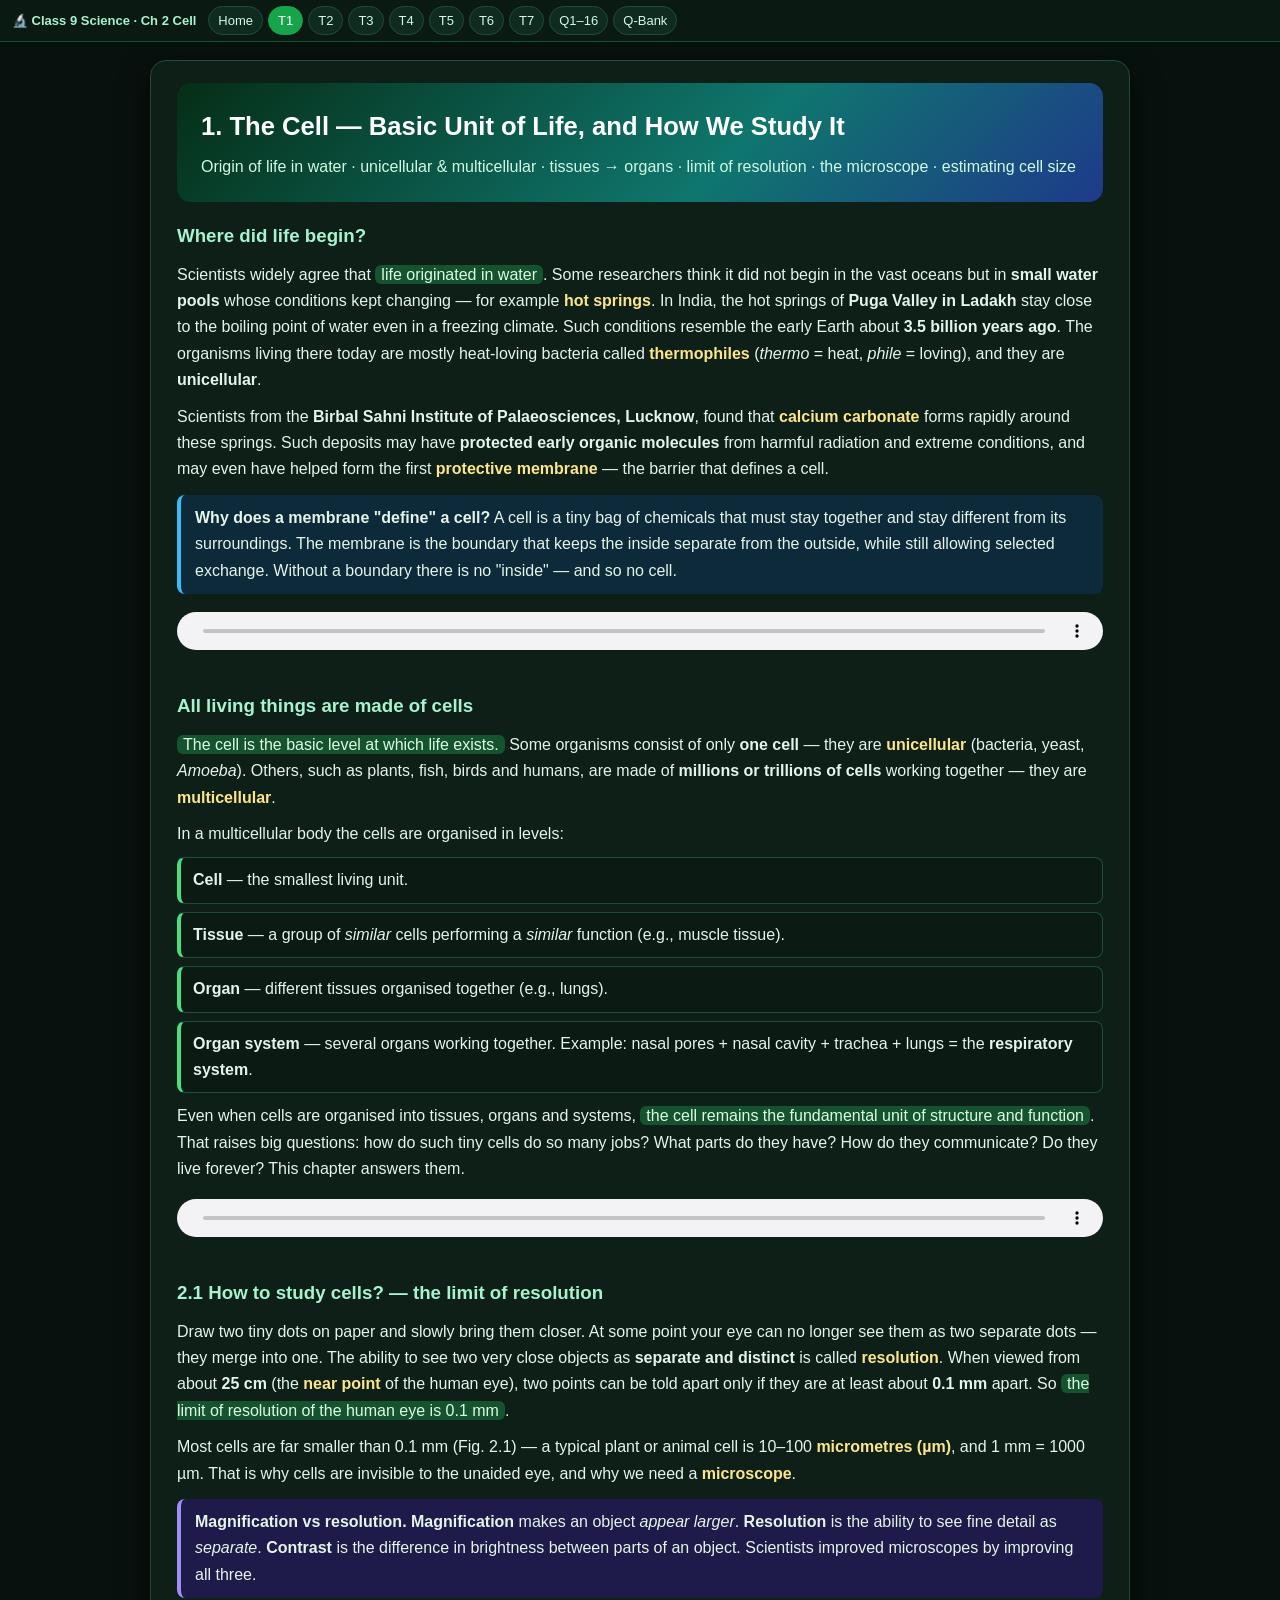
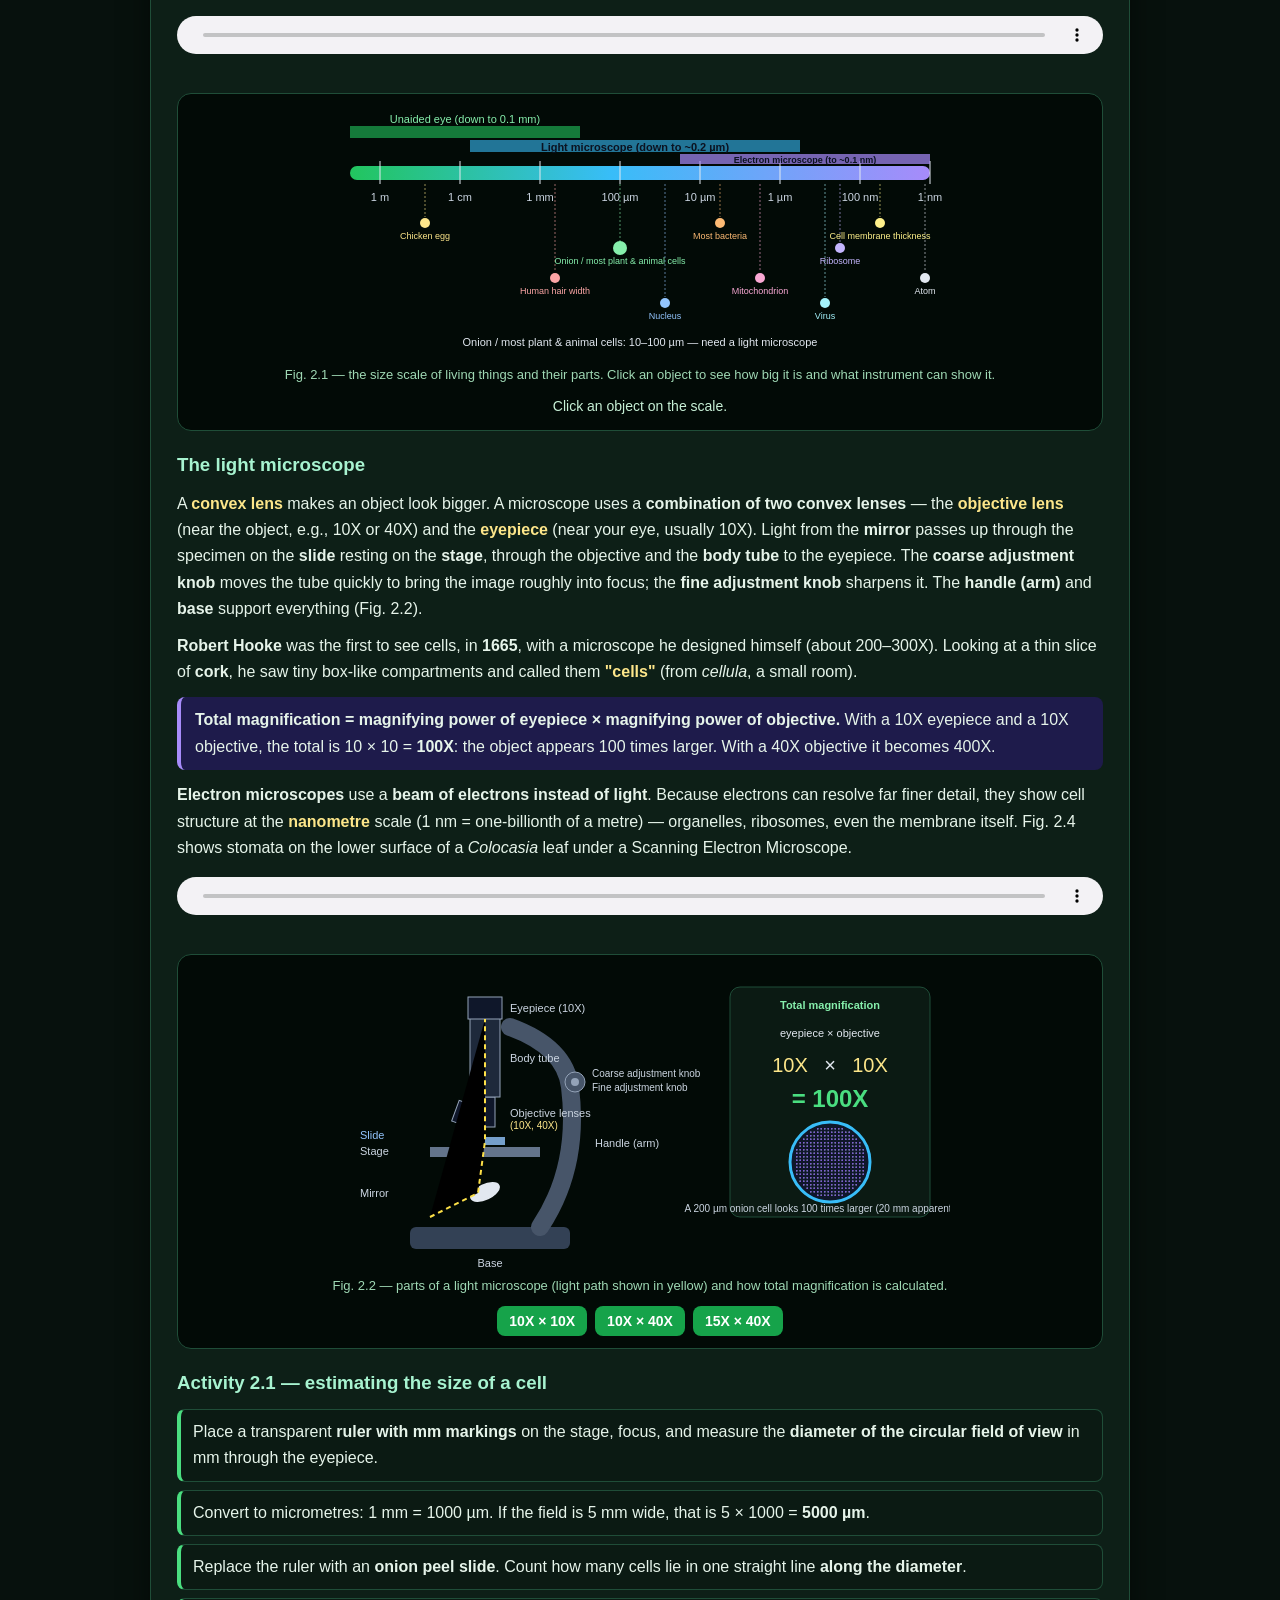
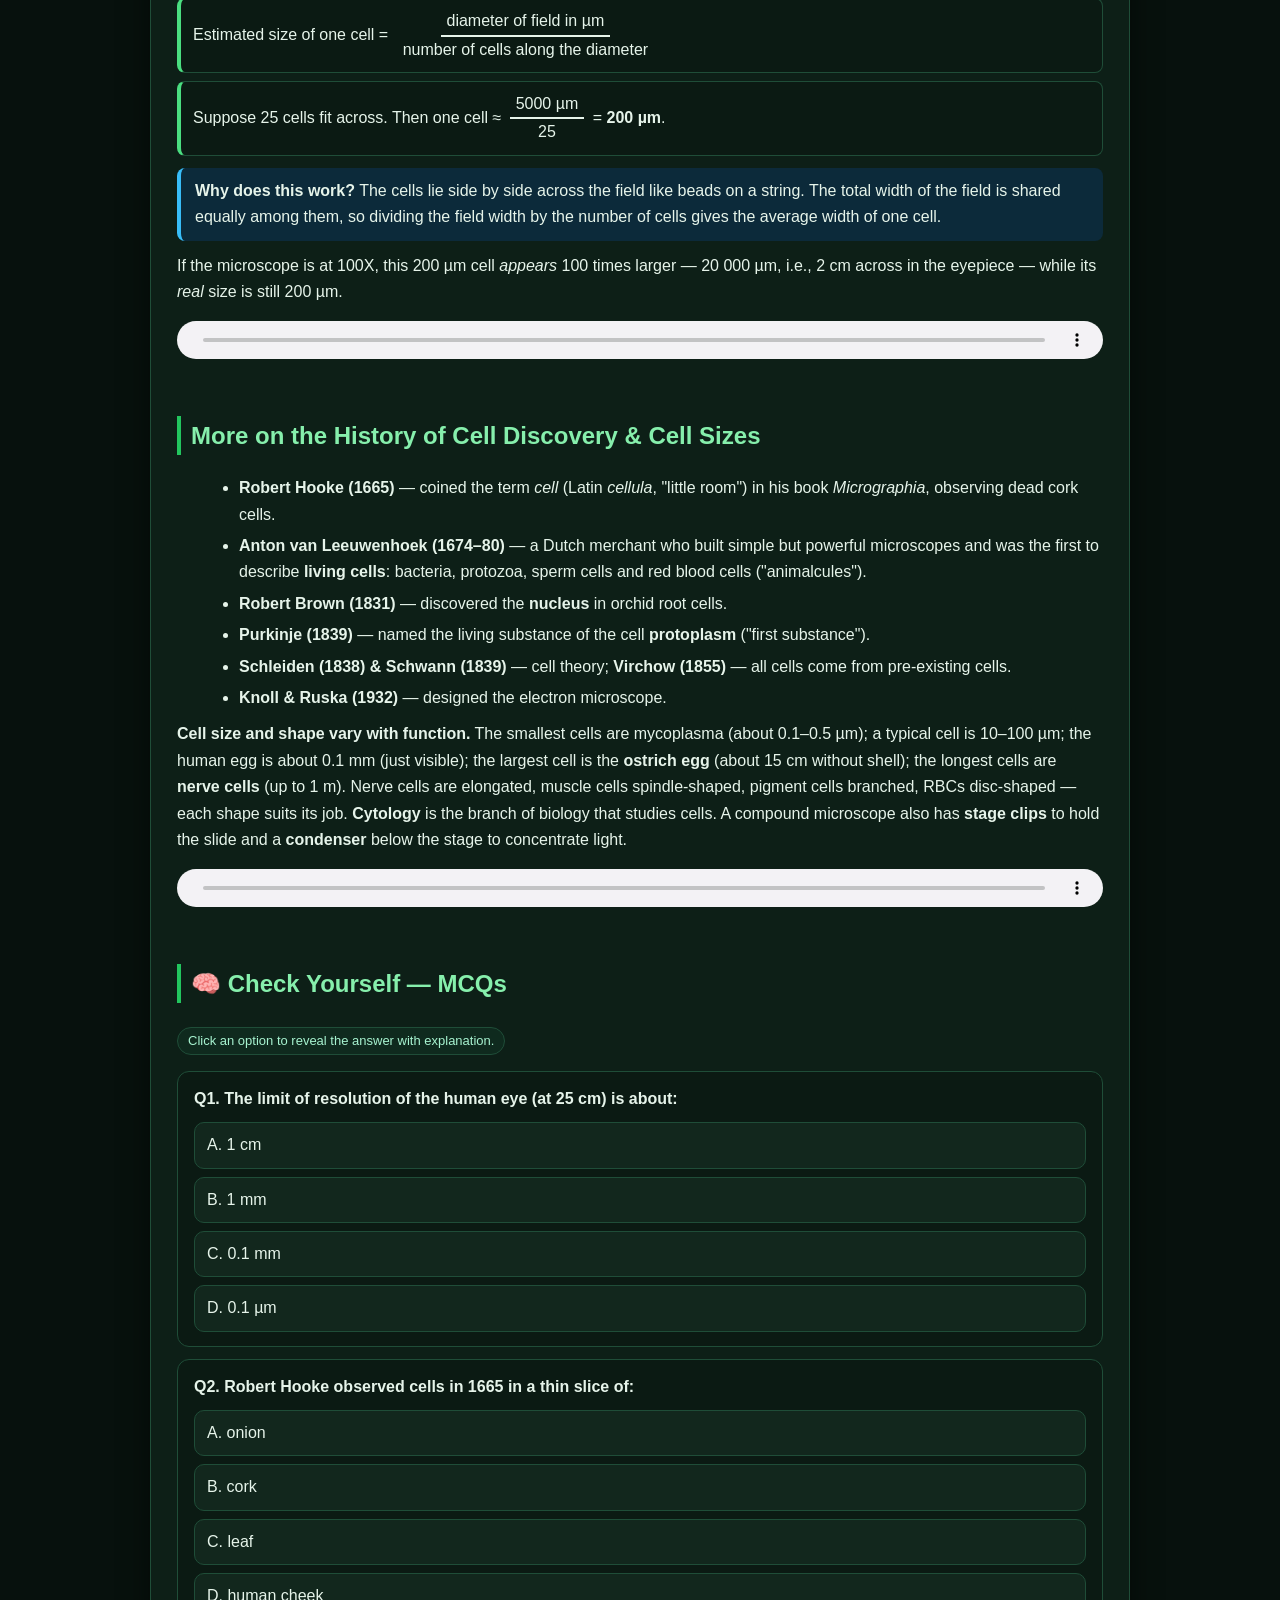
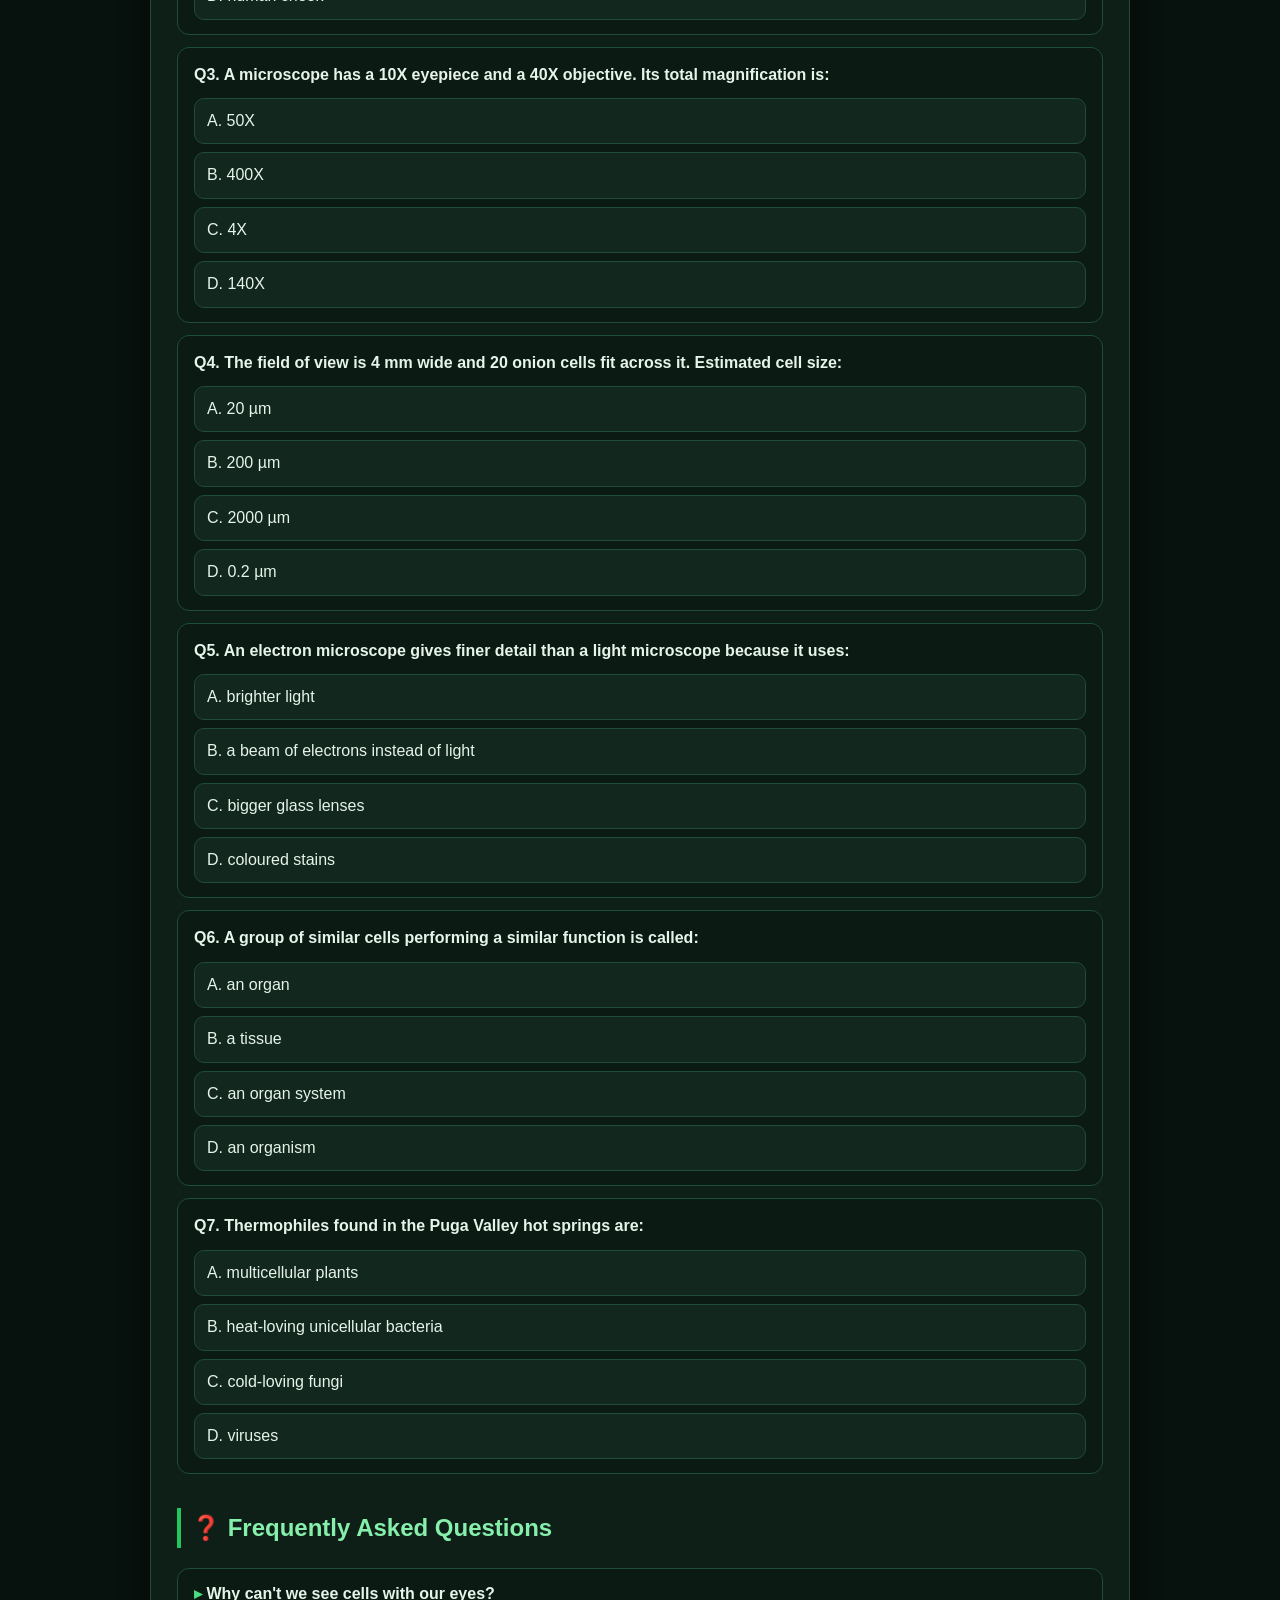
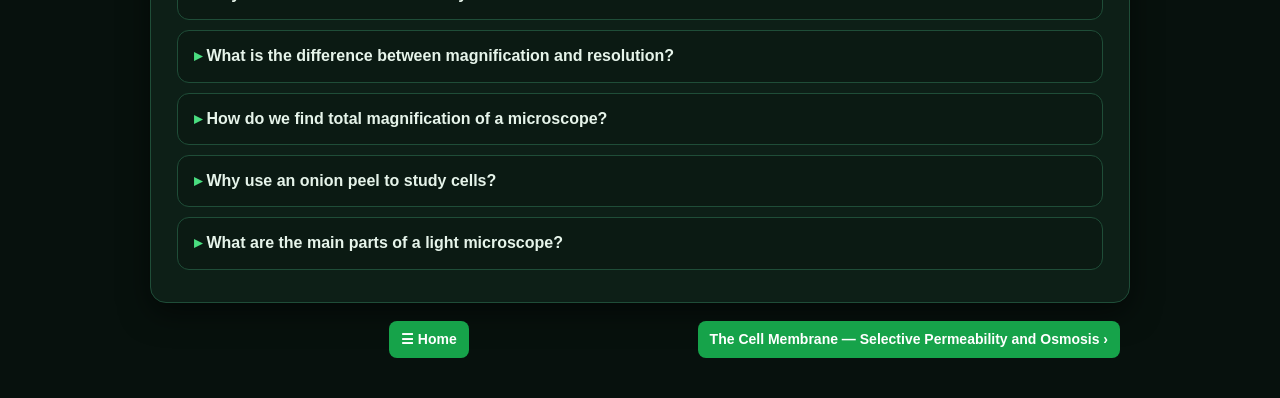
<file: t1.html>
<!DOCTYPE html><html lang="en"><head><meta charset="utf-8"><meta name="viewport" content="width=device-width,initial-scale=1"><title>1. The Cell — Basic Unit of Life, and How We Study It</title><link rel="stylesheet" href="style.css"></head><body>
<nav class="nav"><a class="brand" href="index.html">🔬 Class 9 Science · Ch 2 Cell</a><button class="tog" onclick="document.getElementById('menu').classList.toggle('open')">☰ Menu</button><div class="menu" id="menu"><a class="m" href="index.html">Home</a><a class="m on" href="t1.html" title="The Cell — Basic Unit of Life, and How We Study It">T1</a><a class="m" href="t2.html" title="The Cell Membrane — Selective Permeability and Osmosis">T2</a><a class="m" href="t3.html" title="The Cell Wall — Plant Cells vs Animal Cells">T3</a><a class="m" href="t4.html" title="Inside the Cell — Prokaryotes, Eukaryotes and the Nucleus">T4</a><a class="m" href="t5.html" title="Cell Organelles — The Living Factory">T5</a><a class="m" href="t6.html" title="How Cells Grow and Divide — Mitosis and Meiosis">T6</a><a class="m" href="t7.html" title="Cell Theory, Cell Lifespan and Cancer">T7</a><a class="m" href="exercise.html" title="Exercise Q1–Q16">Q1–16</a><a class="m" href="qbank.html" title="Question Bank (140+ Qs)">Q-Bank</a></div></nav>
<main class="card"><div class="hero"><h1>1. The Cell — Basic Unit of Life, and How We Study It</h1><p>Origin of life in water · unicellular & multicellular · tissues → organs · limit of resolution · the microscope · estimating cell size</p></div><div class="topic"><h3>Where did life begin?</h3>
<p>Scientists widely agree that <span class="hl">life originated in water</span>. Some researchers think it did not begin in the vast oceans but in <b>small water pools</b> whose conditions kept changing — for example <span class="k">hot springs</span>. In India, the hot springs of <b>Puga Valley in Ladakh</b> stay close to the boiling point of water even in a freezing climate. Such conditions resemble the early Earth about <b>3.5 billion years ago</b>. The organisms living there today are mostly heat-loving bacteria called <span class="k">thermophiles</span> (<i>thermo</i> = heat, <i>phile</i> = loving), and they are <b>unicellular</b>.</p>
<p>Scientists from the <b>Birbal Sahni Institute of Palaeosciences, Lucknow</b>, found that <span class="k">calcium carbonate</span> forms rapidly around these springs. Such deposits may have <b>protected early organic molecules</b> from harmful radiation and extreme conditions, and may even have helped form the first <span class="k">protective membrane</span> — the barrier that defines a cell.</p>
<div class="why"><b>Why does a membrane "define" a cell?</b> A cell is a tiny bag of chemicals that must stay together and stay different from its surroundings. The membrane is the boundary that keeps the inside separate from the outside, while still allowing selected exchange. Without a boundary there is no "inside" — and so no cell.</div><audio class="audio" controls preload="none" src="audio/t_t1_p1.mp3"></audio><h3>All living things are made of cells</h3>
<p><span class="hl">The cell is the basic level at which life exists.</span> Some organisms consist of only <b>one cell</b> — they are <span class="k">unicellular</span> (bacteria, yeast, <i>Amoeba</i>). Others, such as plants, fish, birds and humans, are made of <b>millions or trillions of cells</b> working together — they are <span class="k">multicellular</span>.</p>
<p>In a multicellular body the cells are organised in levels:</p>
<div class="steps"><div><b>Cell</b> — the smallest living unit.</div><div><b>Tissue</b> — a group of <i>similar</i> cells performing a <i>similar</i> function (e.g., muscle tissue).</div><div><b>Organ</b> — different tissues organised together (e.g., lungs).</div><div><b>Organ system</b> — several organs working together. Example: nasal pores + nasal cavity + trachea + lungs = the <b>respiratory system</b>.</div></div>
<p>Even when cells are organised into tissues, organs and systems, <span class="hl">the cell remains the fundamental unit of structure and function</span>. That raises big questions: how do such tiny cells do so many jobs? What parts do they have? How do they communicate? Do they live forever? This chapter answers them.</p><audio class="audio" controls preload="none" src="audio/t_t1_p2.mp3"></audio><h3>2.1 How to study cells? — the limit of resolution</h3>
<p>Draw two tiny dots on paper and slowly bring them closer. At some point your eye can no longer see them as two separate dots — they merge into one. The ability to see two very close objects as <b>separate and distinct</b> is called <span class="k">resolution</span>. When viewed from about <b>25 cm</b> (the <span class="k">near point</span> of the human eye), two points can be told apart only if they are at least about <b>0.1 mm</b> apart. So <span class="hl">the limit of resolution of the human eye is 0.1 mm</span>.</p>
<p>Most cells are far smaller than 0.1 mm (Fig. 2.1) — a typical plant or animal cell is 10–100 <span class="k">micrometres (µm)</span>, and 1 mm = 1000 µm. That is why cells are invisible to the unaided eye, and why we need a <span class="k">microscope</span>.</p>
<div class="def"><b>Magnification vs resolution.</b> <b>Magnification</b> makes an object <i>appear larger</i>. <b>Resolution</b> is the ability to see fine detail as <i>separate</i>. <b>Contrast</b> is the difference in brightness between parts of an object. Scientists improved microscopes by improving all three.</div><audio class="audio" controls preload="none" src="audio/t_t1_p3.mp3"></audio><div class="anim"><svg viewBox="0 0 640 250" width="640" height="250" xmlns="http://www.w3.org/2000/svg" font-size="11">
<defs><linearGradient id="scG" x1="0" x2="1"><stop offset="0" stop-color="#22c55e"/><stop offset=".45" stop-color="#38bdf8"/><stop offset="1" stop-color="#a78bfa"/></linearGradient></defs>
<rect x="30" y="60" width="580" height="14" rx="7" fill="url(#scG)"/>
<g fill="#cbd5e1" text-anchor="middle">
<text x="60" y="95">1 m</text><text x="140" y="95">1 cm</text><text x="220" y="95">1 mm</text><text x="300" y="95">100 µm</text><text x="380" y="95">10 µm</text><text x="460" y="95">1 µm</text><text x="540" y="95">100 nm</text><text x="610" y="95">1 nm</text></g>
<g stroke="#e2e8f0" stroke-width="1"><line x1="60" y1="55" x2="60" y2="78"/><line x1="140" y1="55" x2="140" y2="78"/><line x1="220" y1="55" x2="220" y2="78"/><line x1="300" y1="55" x2="300" y2="78"/><line x1="380" y1="55" x2="380" y2="78"/><line x1="460" y1="55" x2="460" y2="78"/><line x1="540" y1="55" x2="540" y2="78"/><line x1="610" y1="55" x2="610" y2="78"/></g>
<rect x="30" y="20" width="230" height="12" fill="#22c55e" opacity=".6"/><text x="145" y="17" text-anchor="middle" fill="#86efac">Unaided eye (down to 0.1 mm)</text>
<rect x="150" y="34" width="330" height="12" fill="#38bdf8" opacity=".6"/><text x="315" y="45" text-anchor="middle" fill="#0b1220" font-weight="700">Light microscope (down to ~0.2 µm)</text>
<rect x="360" y="48" width="250" height="10" fill="#a78bfa" opacity=".7"/><text x="485" y="57" text-anchor="middle" fill="#0b1220" font-size="9" font-weight="700">Electron microscope (to ~0.1 nm)</text>
<g id="scItems"></g>
<text id="scTxt" x="320" y="240" text-anchor="middle" fill="#e2e8f0"></text>
</svg><div class="cap">Fig. 2.1 — the size scale of living things and their parts. Click an object to see how big it is and what instrument can show it.</div><div class=ctl><span>Click an object on the scale.</span>
<script>var scD=[['Chicken egg',105,'~5 cm — easily seen by eye','#fde68a'],['Human hair width',235,'~0.1 mm = 100 µm — just at the limit of the eye','#fca5a5'],['Onion / most plant & animal cells',300,'10–100 µm — need a light microscope','#86efac'],['Nucleus',345,'~5–10 µm — light microscope','#93c5fd'],['Most bacteria',400,'1–10 µm — light microscope (small dots)','#fdba74'],['Mitochondrion',440,'~1 µm — electron microscope for details','#f9a8d4'],['Ribosome',520,'~25 nm — electron microscope only','#c4b5fd'],['Virus',505,'20–300 nm — electron microscope only','#a5f3fc'],['Cell membrane thickness',560,'7–10 nm — electron microscope only','#fef08a'],['Atom',605,'~0.1 nm — near the limit of an electron microscope','#e2e8f0']];
function scDraw(sel){var h='';for(var i=0;i<scD.length;i++){var d=scD[i];var y=125+(i%2)*55;var yy=y+(i%4>1?25:0);h+='<g style="cursor:pointer" onclick="scDraw('+i+')"><line x1="'+d[1]+'" y1="78" x2="'+d[1]+'" y2="'+(yy-14)+'" stroke="'+d[3]+'" stroke-dasharray="2 2" opacity=".6"/><circle cx="'+d[1]+'" cy="'+(yy-8)+'" r="'+(i===sel?7:5)+'" fill="'+d[3]+'"/><text x="'+d[1]+'" y="'+(yy+8)+'" text-anchor="middle" fill="'+d[3]+'" font-size="9">'+d[0]+'</text></g>';}document.getElementById('scItems').innerHTML=h;if(sel!==undefined)document.getElementById('scTxt').textContent=scD[sel][0]+': '+scD[sel][2];}scDraw(2);</script></div></div><h3>The light microscope</h3>
<p>A <span class="k">convex lens</span> makes an object look bigger. A microscope uses a <b>combination of two convex lenses</b> — the <span class="k">objective lens</span> (near the object, e.g., 10X or 40X) and the <span class="k">eyepiece</span> (near your eye, usually 10X). Light from the <b>mirror</b> passes up through the specimen on the <b>slide</b> resting on the <b>stage</b>, through the objective and the <b>body tube</b> to the eyepiece. The <b>coarse adjustment knob</b> moves the tube quickly to bring the image roughly into focus; the <b>fine adjustment knob</b> sharpens it. The <b>handle (arm)</b> and <b>base</b> support everything (Fig. 2.2).</p>
<p><b>Robert Hooke</b> was the first to see cells, in <b>1665</b>, with a microscope he designed himself (about 200–300X). Looking at a thin slice of <b>cork</b>, he saw tiny box-like compartments and called them <span class="k">"cells"</span> (from <i>cellula</i>, a small room).</p>
<div class="def"><b>Total magnification = magnifying power of eyepiece × magnifying power of objective.</b> With a 10X eyepiece and a 10X objective, the total is 10 × 10 = <b>100X</b>: the object appears 100 times larger. With a 40X objective it becomes 400X.</div>
<p><b>Electron microscopes</b> use a <b>beam of electrons instead of light</b>. Because electrons can resolve far finer detail, they show cell structure at the <span class="k">nanometre</span> scale (1 nm = one-billionth of a metre) — organelles, ribosomes, even the membrane itself. Fig. 2.4 shows stomata on the lower surface of a <i>Colocasia</i> leaf under a Scanning Electron Microscope.</p><audio class="audio" controls preload="none" src="audio/t_t1_p4.mp3"></audio><div class="anim"><svg viewBox="0 0 620 300" width="620" height="300" xmlns="http://www.w3.org/2000/svg" font-size="11">
<g transform="translate(40,10)">
<rect x="40" y="250" width="160" height="22" rx="6" fill="#334155"/><text x="120" y="290" text-anchor="middle" fill="#cbd5e1">Base</text>
<path d="M170 250 q40 -60 30 -140 q-5 -40 -60 -60" fill="none" stroke="#475569" stroke-width="18" stroke-linecap="round"/><text x="225" y="170" fill="#cbd5e1">Handle (arm)</text>
<rect x="60" y="170" width="110" height="10" fill="#64748b"/><text x="-10" y="178" fill="#cbd5e1">Stage</text>
<rect x="95" y="160" width="40" height="8" fill="#93c5fd" opacity=".8"/><text x="-10" y="162" fill="#93c5fd">Slide</text>
<ellipse cx="115" cy="215" rx="16" ry="8" fill="#e2e8f0" transform="rotate(-25 115 215)"/><text x="-10" y="220" fill="#cbd5e1">Mirror</text>
<rect x="105" y="120" width="20" height="30" fill="#0f172a" stroke="#94a3b8"/><rect x="85" y="125" width="14" height="22" fill="#0f172a" stroke="#94a3b8" transform="rotate(20 92 136)"/><text x="140" y="140" fill="#cbd5e1">Objective lenses</text><text x="140" y="152" fill="#fde68a" font-size="10">(10X, 40X)</text>
<rect x="100" y="40" width="30" height="80" fill="#1e293b" stroke="#94a3b8"/><text x="140" y="85" fill="#cbd5e1">Body tube</text>
<rect x="98" y="20" width="34" height="22" fill="#0f172a" stroke="#94a3b8"/><text x="140" y="35" fill="#cbd5e1">Eyepiece (10X)</text>
<circle cx="205" cy="105" r="10" fill="#475569" stroke="#94a3b8"/><text x="222" y="100" fill="#cbd5e1" font-size="10">Coarse adjustment knob</text>
<circle cx="205" cy="105" r="4" fill="#94a3b8"/><text x="222" y="114" fill="#cbd5e1" font-size="10">Fine adjustment knob</text>
<g stroke="#fde047" stroke-width="2" stroke-dasharray="5 4" style="animation:flow 1s linear infinite"><path d="M60 240 L108 216 L115 164 L115 120 L115 42"/></g>
</g>
<g transform="translate(400,20)"><rect width="200" height="230" rx="10" fill="#0b1a13" stroke="#1f4d38"/>
<text x="100" y="22" text-anchor="middle" fill="#86efac" font-weight="700">Total magnification</text>
<text x="100" y="50" text-anchor="middle" fill="#e2e8f0">eyepiece × objective</text>
<text id="mgE" x="60" y="85" text-anchor="middle" fill="#fde68a" font-size="20">10X</text><text x="100" y="85" text-anchor="middle" fill="#e2e8f0" font-size="20">×</text><text id="mgO" x="140" y="85" text-anchor="middle" fill="#fde68a" font-size="20">10X</text>
<text id="mgT" x="100" y="120" text-anchor="middle" fill="#4ade80" font-size="24" font-weight="700">= 100X</text>
<circle cx="100" cy="175" r="40" fill="#0f172a" stroke="#38bdf8" stroke-width="3"/><g id="mgCells"></g>
<text id="mgS" x="100" y="225" text-anchor="middle" fill="#cbd5e1" font-size="10"></text></g>
</svg><div class="cap">Fig. 2.2 — parts of a light microscope (light path shown in yellow) and how total magnification is calculated.</div><div class=ctl><button onclick="mg(10,10)">10X × 10X</button><button onclick="mg(10,40)">10X × 40X</button><button onclick="mg(15,40)">15X × 40X</button>
<script>function mg(e,o){document.getElementById('mgE').textContent=e+'X';document.getElementById('mgO').textContent=o+'X';document.getElementById('mgT').textContent='= '+(e*o)+'X';var n=Math.max(2,Math.round(2000/(e*o)));var h='';var s=70/n;for(var r=0;r<n;r++)for(var c=0;c<n;c++){var x=65+c*s+s/2,y=140+r*s+s/2;if(Math.hypot(x-100,y-175)<38-s/2)h+='<rect x="'+(x-s/2+1)+'" y="'+(y-s/2+1)+'" width="'+(s-2)+'" height="'+(s-2)+'" fill="#bbf7d0" opacity=".7"/><circle cx="'+x+'" cy="'+y+'" r="'+(s/5)+'" fill="#7c3aed"/>';}document.getElementById('mgCells').innerHTML=h;document.getElementById('mgS').textContent='A 200 µm onion cell looks '+(e*o)+' times larger ('+(e*o*0.2).toFixed(0)+' mm apparent size)';}mg(10,10);</script></div></div><h3>Activity 2.1 — estimating the size of a cell</h3>
<div class="steps">
<div>Place a transparent <b>ruler with mm markings</b> on the stage, focus, and measure the <b>diameter of the circular field of view</b> in mm through the eyepiece.</div>
<div>Convert to micrometres: 1 mm = 1000 µm. If the field is 5 mm wide, that is 5 × 1000 = <b>5000 µm</b>.</div>
<div>Replace the ruler with an <b>onion peel slide</b>. Count how many cells lie in one straight line <b>along the diameter</b>.</div>
<div>Estimated size of one cell = <span class="frac"><span>diameter of field in µm</span><span>number of cells along the diameter</span></span></div>
<div>Suppose 25 cells fit across. Then one cell ≈ <span class="frac"><span>5000 µm</span><span>25</span></span> = <b>200 µm</b>.</div></div>
<div class="why"><b>Why does this work?</b> The cells lie side by side across the field like beads on a string. The total width of the field is shared equally among them, so dividing the field width by the number of cells gives the average width of one cell.</div>
<p>If the microscope is at 100X, this 200 µm cell <i>appears</i> 100 times larger — 20 000 µm, i.e., 2 cm across in the eyepiece — while its <i>real</i> size is still 200 µm.</p><audio class="audio" controls preload="none" src="audio/t_t1_p5.mp3"></audio><h2>More on the History of Cell Discovery & Cell Sizes</h2>
<ul>
<li><b>Robert Hooke (1665)</b> — coined the term <i>cell</i> (Latin <i>cellula</i>, "little room") in his book <i>Micrographia</i>, observing dead cork cells.</li>
<li><b>Anton van Leeuwenhoek (1674–80)</b> — a Dutch merchant who built simple but powerful microscopes and was the first to describe <b>living cells</b>: bacteria, protozoa, sperm cells and red blood cells ("animalcules").</li>
<li><b>Robert Brown (1831)</b> — discovered the <b>nucleus</b> in orchid root cells.</li>
<li><b>Purkinje (1839)</b> — named the living substance of the cell <b>protoplasm</b> ("first substance").</li>
<li><b>Schleiden (1838) &amp; Schwann (1839)</b> — cell theory; <b>Virchow (1855)</b> — all cells come from pre-existing cells.</li>
<li><b>Knoll &amp; Ruska (1932)</b> — designed the electron microscope.</li>
</ul>
<p><b>Cell size and shape vary with function.</b> The smallest cells are mycoplasma (about 0.1–0.5 µm); a typical cell is 10–100 µm; the human egg is about 0.1 mm (just visible); the largest cell is the <b>ostrich egg</b> (about 15 cm without shell); the longest cells are <b>nerve cells</b> (up to 1 m). Nerve cells are elongated, muscle cells spindle-shaped, pigment cells branched, RBCs disc-shaped — each shape suits its job. <b>Cytology</b> is the branch of biology that studies cells. A compound microscope also has <b>stage clips</b> to hold the slide and a <b>condenser</b> below the stage to concentrate light.</p><audio class="audio" controls preload="none" src="audio/x_t1_1.mp3"></audio></div><h2 id="mcq">🧠 Check Yourself — MCQs</h2><p class="chip">Click an option to reveal the answer with explanation.</p><div class="mcq"><div class="q">Q1. The limit of resolution of the human eye (at 25 cm) is about:</div><div class="opts"><div class="opt" data-ok="0" onclick="pick(this,0)">A. 1 cm</div><div class="opt" data-ok="0" onclick="pick(this,0)">B. 1 mm</div><div class="opt" data-ok="1" onclick="pick(this,1)">C. 0.1 mm</div><div class="opt" data-ok="0" onclick="pick(this,0)">D. 0.1 µm</div></div><div class="exp" style="display:none"><b>✔ Correct answer: C. 0.1 mm</b><br>Two points closer than about 0.1 mm merge into one for the unaided eye. Most cells are smaller than this.</div></div><div class="mcq"><div class="q">Q2. Robert Hooke observed cells in 1665 in a thin slice of:</div><div class="opts"><div class="opt" data-ok="0" onclick="pick(this,0)">A. onion</div><div class="opt" data-ok="1" onclick="pick(this,1)">B. cork</div><div class="opt" data-ok="0" onclick="pick(this,0)">C. leaf</div><div class="opt" data-ok="0" onclick="pick(this,0)">D. human cheek</div></div><div class="exp" style="display:none"><b>✔ Correct answer: B. cork</b><br>He saw box-like compartments in cork and named them 'cells' (small rooms).</div></div><div class="mcq"><div class="q">Q3. A microscope has a 10X eyepiece and a 40X objective. Its total magnification is:</div><div class="opts"><div class="opt" data-ok="0" onclick="pick(this,0)">A. 50X</div><div class="opt" data-ok="1" onclick="pick(this,1)">B. 400X</div><div class="opt" data-ok="0" onclick="pick(this,0)">C. 4X</div><div class="opt" data-ok="0" onclick="pick(this,0)">D. 140X</div></div><div class="exp" style="display:none"><b>✔ Correct answer: B. 400X</b><br>Total magnification = eyepiece × objective = 10 × 40 = 400X.</div></div><div class="mcq"><div class="q">Q4. The field of view is 4 mm wide and 20 onion cells fit across it. Estimated cell size:</div><div class="opts"><div class="opt" data-ok="0" onclick="pick(this,0)">A. 20 µm</div><div class="opt" data-ok="1" onclick="pick(this,1)">B. 200 µm</div><div class="opt" data-ok="0" onclick="pick(this,0)">C. 2000 µm</div><div class="opt" data-ok="0" onclick="pick(this,0)">D. 0.2 µm</div></div><div class="exp" style="display:none"><b>✔ Correct answer: B. 200 µm</b><br>4 mm = 4000 µm; 4000 ÷ 20 = 200 µm.</div></div><div class="mcq"><div class="q">Q5. An electron microscope gives finer detail than a light microscope because it uses:</div><div class="opts"><div class="opt" data-ok="0" onclick="pick(this,0)">A. brighter light</div><div class="opt" data-ok="1" onclick="pick(this,1)">B. a beam of electrons instead of light</div><div class="opt" data-ok="0" onclick="pick(this,0)">C. bigger glass lenses</div><div class="opt" data-ok="0" onclick="pick(this,0)">D. coloured stains</div></div><div class="exp" style="display:none"><b>✔ Correct answer: B. a beam of electrons instead of light</b><br>Electrons can resolve details at the nanometre scale, far beyond visible light.</div></div><div class="mcq"><div class="q">Q6. A group of similar cells performing a similar function is called:</div><div class="opts"><div class="opt" data-ok="0" onclick="pick(this,0)">A. an organ</div><div class="opt" data-ok="1" onclick="pick(this,1)">B. a tissue</div><div class="opt" data-ok="0" onclick="pick(this,0)">C. an organ system</div><div class="opt" data-ok="0" onclick="pick(this,0)">D. an organism</div></div><div class="exp" style="display:none"><b>✔ Correct answer: B. a tissue</b><br>Cell → tissue → organ → organ system → organism.</div></div><div class="mcq"><div class="q">Q7. Thermophiles found in the Puga Valley hot springs are:</div><div class="opts"><div class="opt" data-ok="0" onclick="pick(this,0)">A. multicellular plants</div><div class="opt" data-ok="1" onclick="pick(this,1)">B. heat-loving unicellular bacteria</div><div class="opt" data-ok="0" onclick="pick(this,0)">C. cold-loving fungi</div><div class="opt" data-ok="0" onclick="pick(this,0)">D. viruses</div></div><div class="exp" style="display:none"><b>✔ Correct answer: B. heat-loving unicellular bacteria</b><br>Thermo = heat, phile = loving; they are unicellular bacteria thriving near boiling temperatures.</div></div><h2 id="faq">❓ Frequently Asked Questions</h2><details class="faq"><summary>Why can't we see cells with our eyes?</summary><p>The human eye can separate two points only if they are at least 0.1 mm apart. Most cells are 10–100 µm, which is 0.01–0.1 mm — at or below this limit — so they blur into nothing. A microscope magnifies them and also resolves their details.</p><div class="ans"><audio class="audio" controls preload="none" src="audio/f_t1_1.mp3"></audio></div></details><details class="faq"><summary>What is the difference between magnification and resolution?</summary><p>Magnification is how many times larger an object appears. Resolution is the ability to see two close points as separate — that is, to see fine detail. A blurry image can be magnified a lot but still show no detail; good resolution is what makes the detail visible.</p><div class="ans"><audio class="audio" controls preload="none" src="audio/f_t1_2.mp3"></audio></div></details><details class="faq"><summary>How do we find total magnification of a microscope?</summary><p>Multiply the magnifying power of the eyepiece by that of the objective lens. 10X × 10X = 100X; 10X × 40X = 400X.</p><div class="ans"><audio class="audio" controls preload="none" src="audio/f_t1_3.mp3"></audio></div></details><details class="faq"><summary>Why use an onion peel to study cells?</summary><p>The inner skin of an onion scale is a single layer of large (about 200 µm), regularly arranged, box-shaped cells. It peels off easily, is transparent, and shows the cell wall and nucleus clearly after staining with safranin.</p><div class="ans"><audio class="audio" controls preload="none" src="audio/f_t1_4.mp3"></audio></div></details><details class="faq"><summary>What are the main parts of a light microscope?</summary><p>Eyepiece, body tube, objective lenses (10X, 40X), stage (holds the slide), mirror (reflects light up through the specimen), coarse and fine adjustment knobs (for focusing), handle or arm, and base.</p><div class="ans"><audio class="audio" controls preload="none" src="audio/f_t1_5.mp3"></audio></div></details></main><footer class="pn"><span></span><a class="btn" href="index.html">☰ Home</a><a class="btn" href="t2.html">The Cell Membrane — Selective Permeability and Osmosis ›</a></footer>
<script>
function pick(el,ok){var box=el.parentNode;if(box.dataset.done)return;box.dataset.done=1;box.querySelectorAll('.opt').forEach(function(o){o.classList.add('lock');if(o.dataset.ok=='1')o.classList.add('right');});if(!ok)el.classList.add('wrong');box.nextElementSibling.style.display='block';}
</script></body></html>
</file>
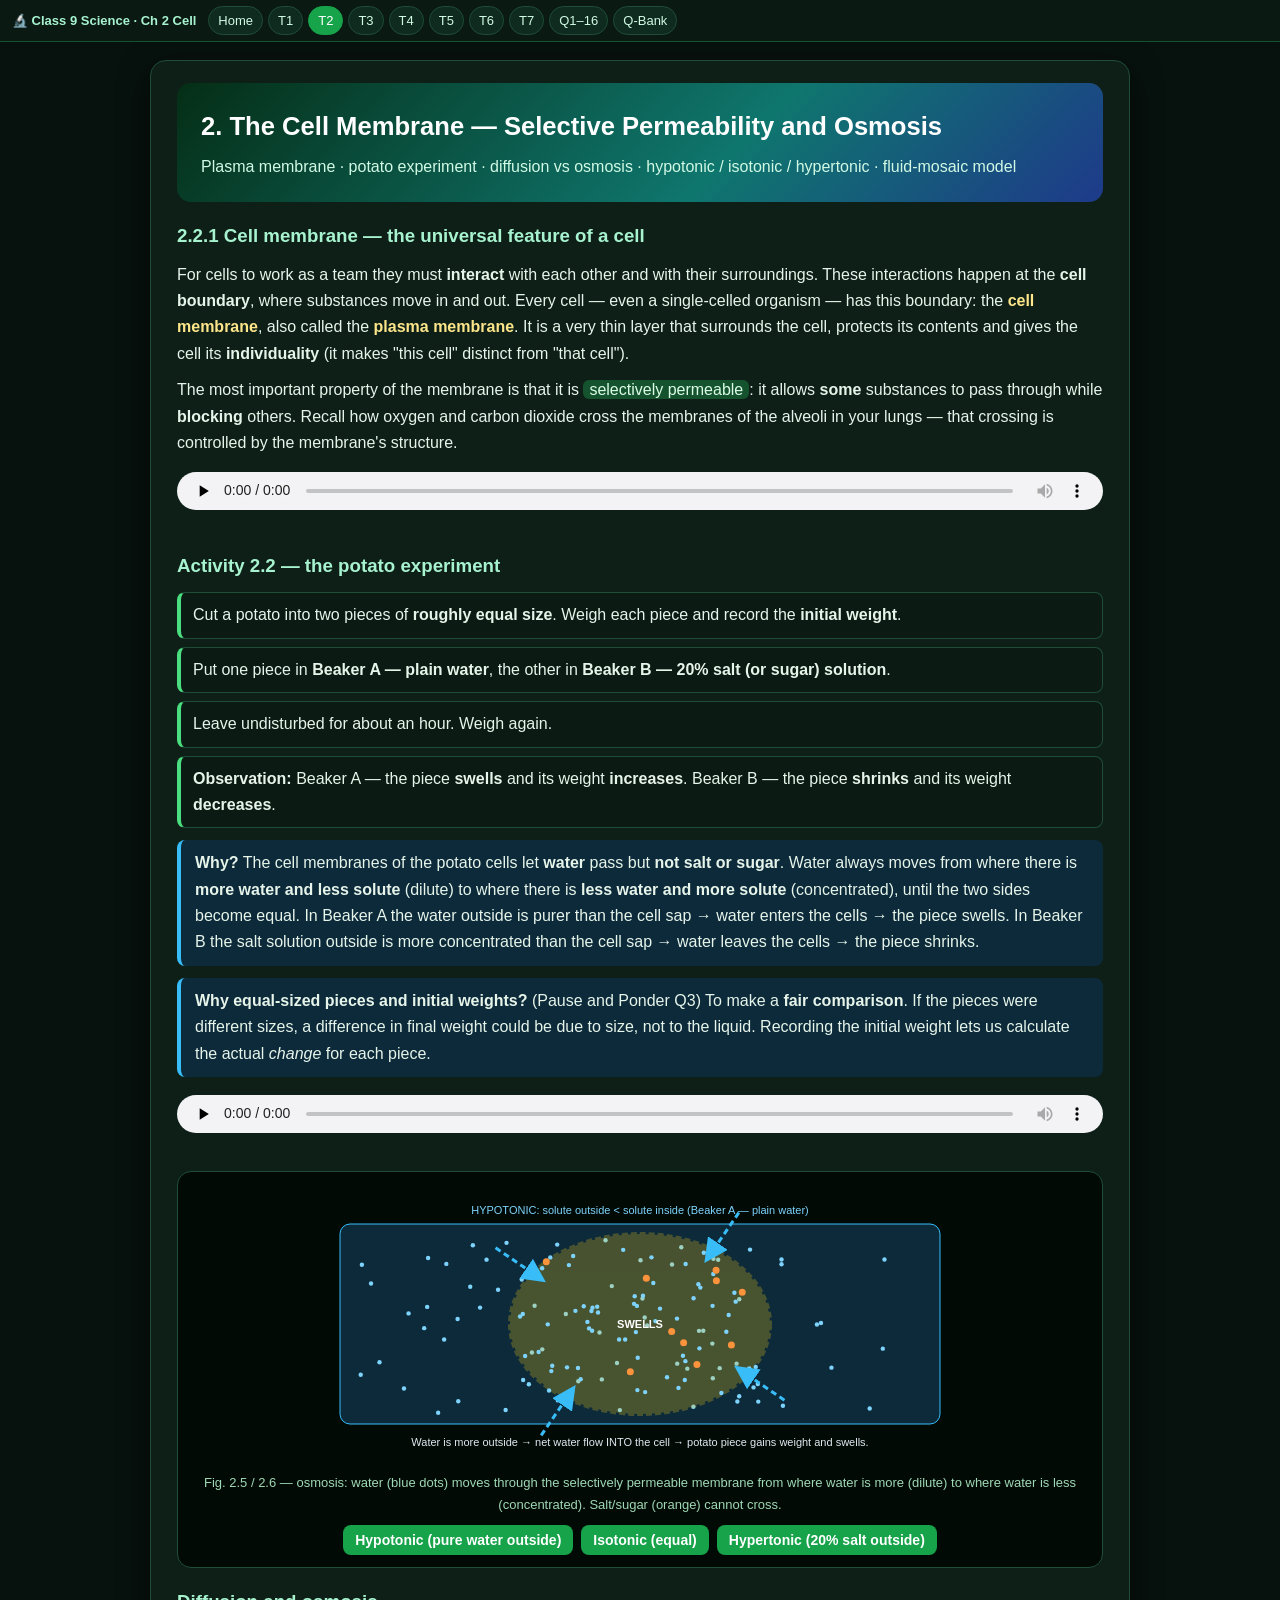
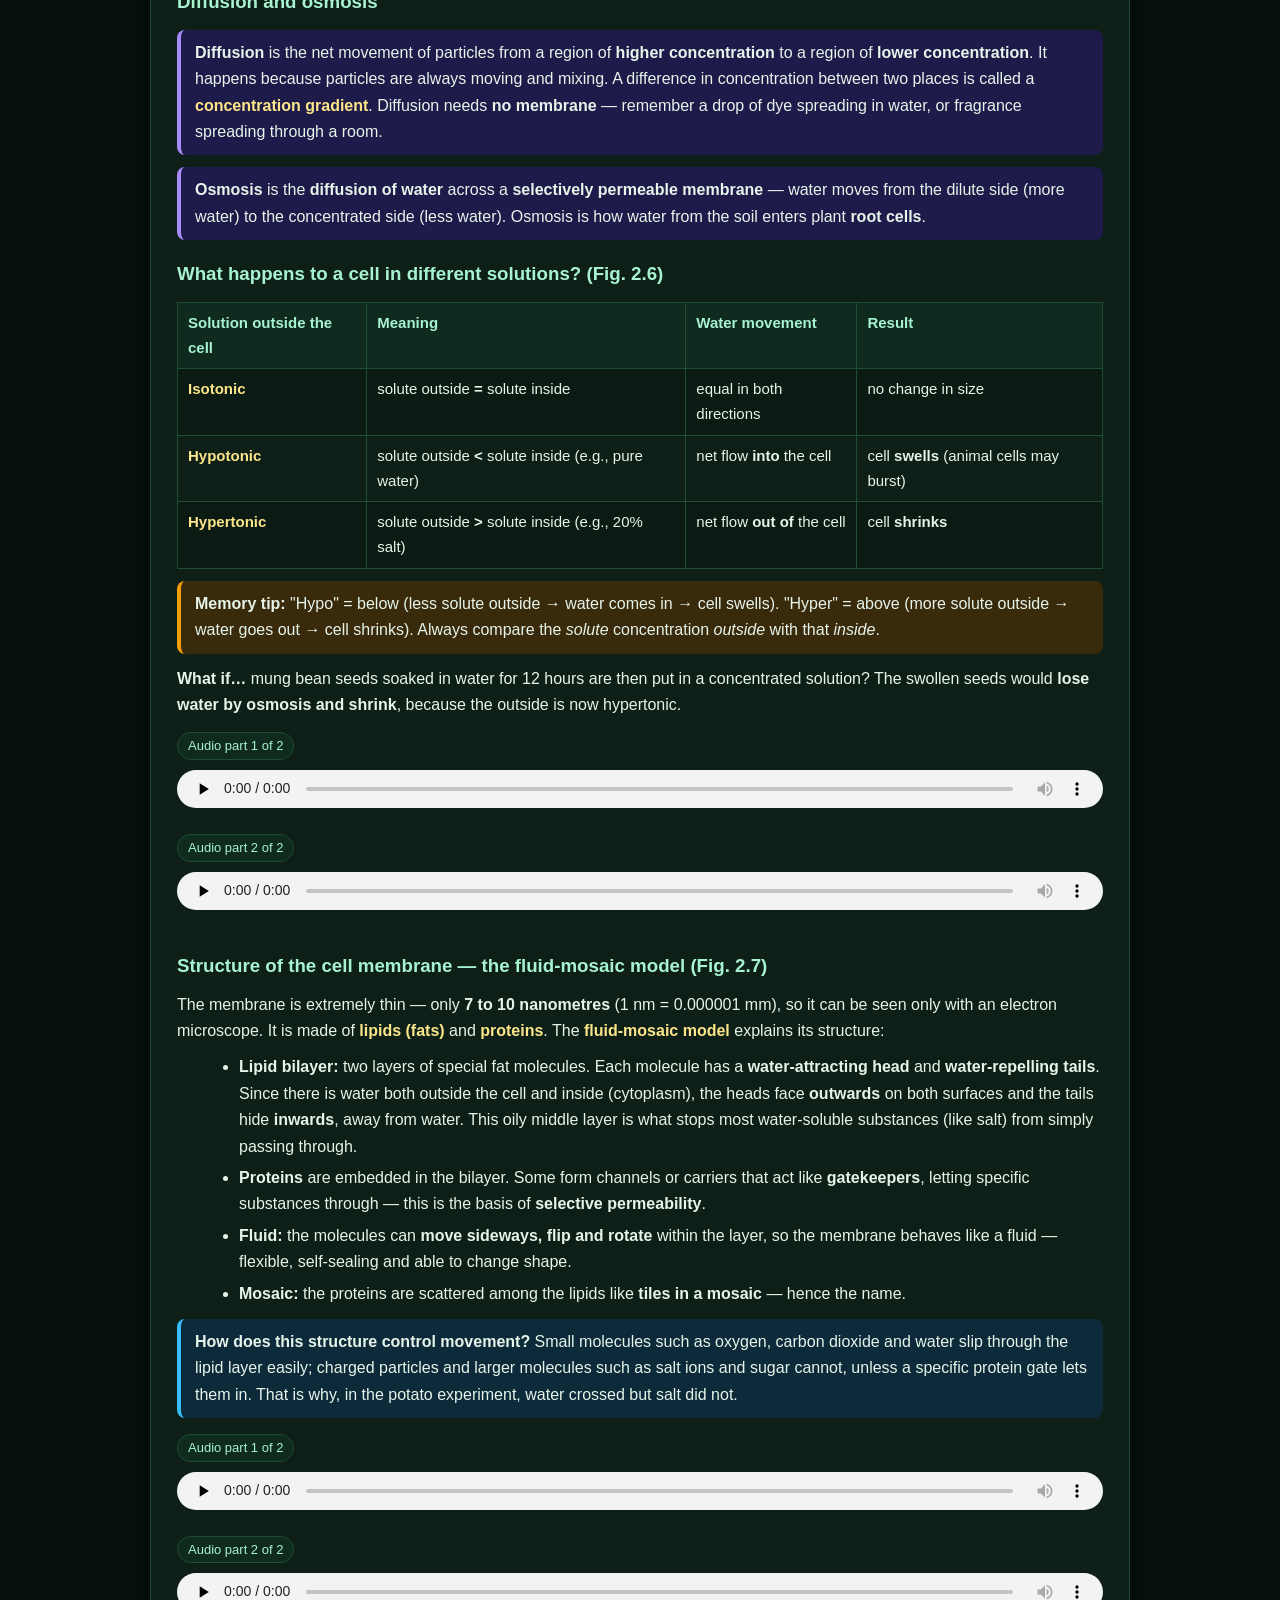
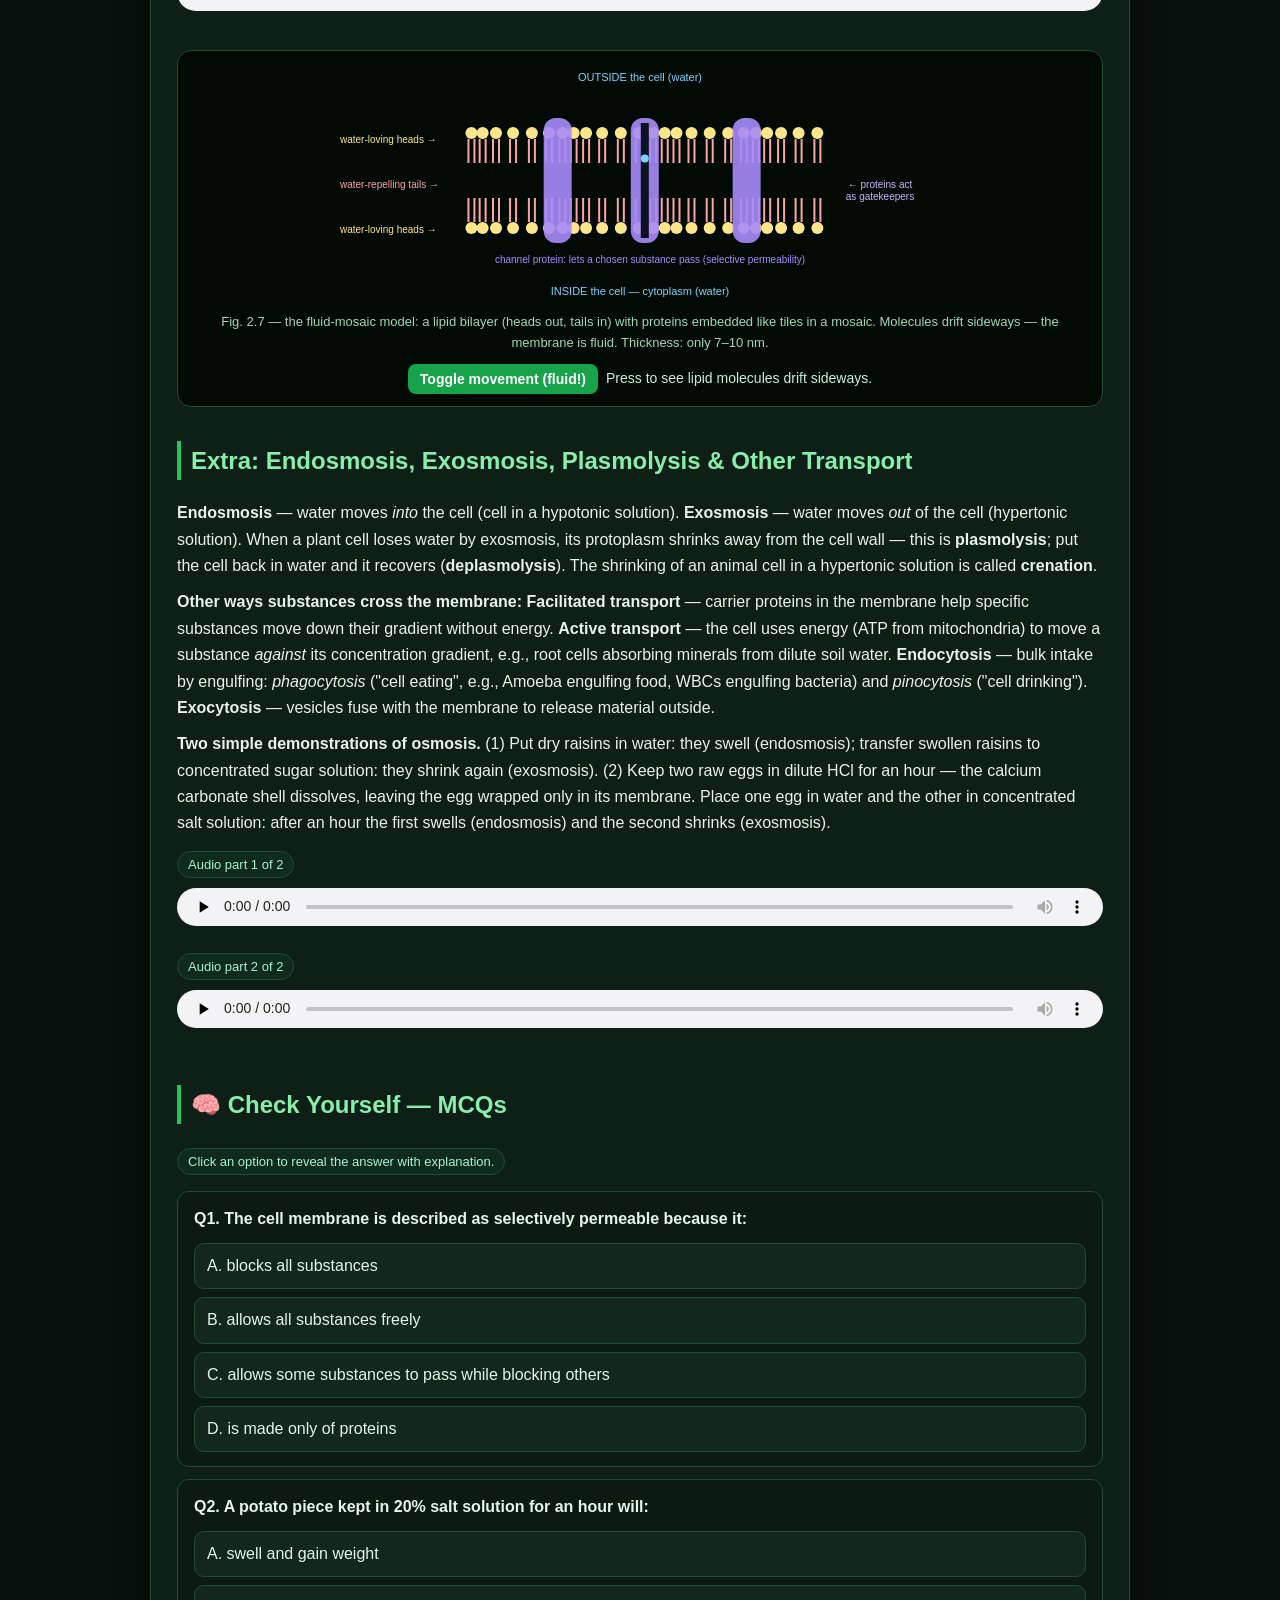
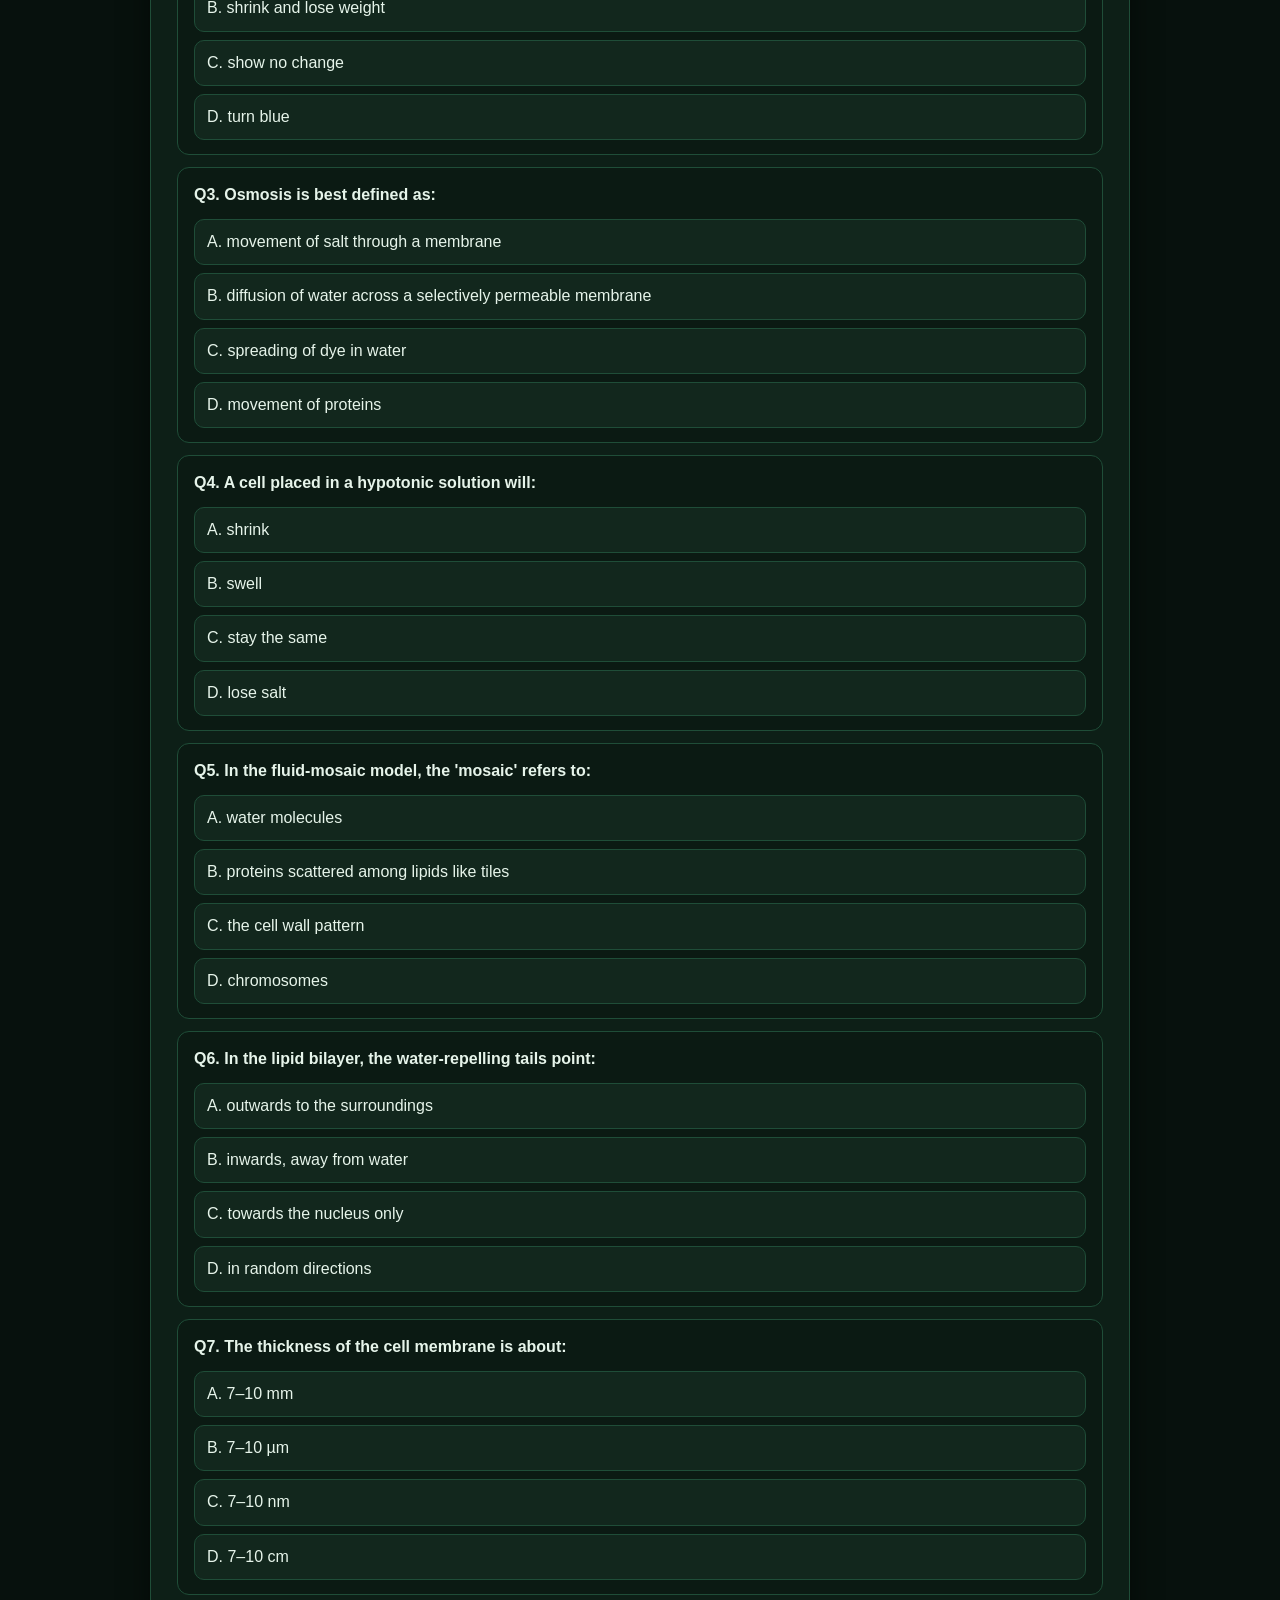
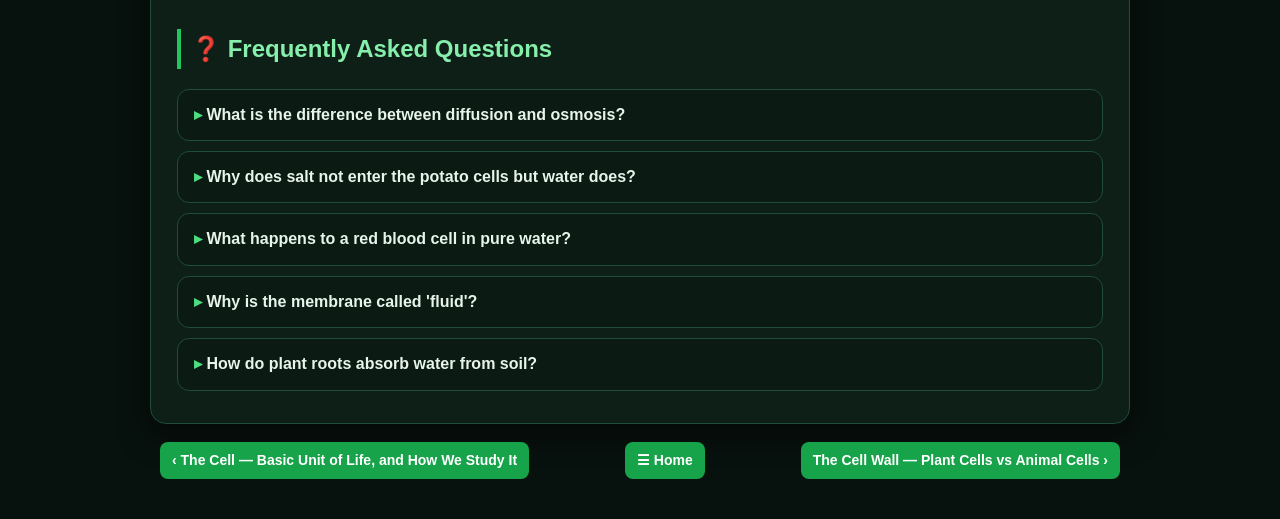
<file: t2.html>
<!DOCTYPE html><html lang="en"><head><meta charset="utf-8"><meta name="viewport" content="width=device-width,initial-scale=1"><title>2. The Cell Membrane — Selective Permeability and Osmosis</title><link rel="stylesheet" href="style.css"></head><body>
<nav class="nav"><a class="brand" href="index.html">🔬 Class 9 Science · Ch 2 Cell</a><button class="tog" onclick="document.getElementById('menu').classList.toggle('open')">☰ Menu</button><div class="menu" id="menu"><a class="m" href="index.html">Home</a><a class="m" href="t1.html" title="The Cell — Basic Unit of Life, and How We Study It">T1</a><a class="m on" href="t2.html" title="The Cell Membrane — Selective Permeability and Osmosis">T2</a><a class="m" href="t3.html" title="The Cell Wall — Plant Cells vs Animal Cells">T3</a><a class="m" href="t4.html" title="Inside the Cell — Prokaryotes, Eukaryotes and the Nucleus">T4</a><a class="m" href="t5.html" title="Cell Organelles — The Living Factory">T5</a><a class="m" href="t6.html" title="How Cells Grow and Divide — Mitosis and Meiosis">T6</a><a class="m" href="t7.html" title="Cell Theory, Cell Lifespan and Cancer">T7</a><a class="m" href="exercise.html" title="Exercise Q1–Q16">Q1–16</a><a class="m" href="qbank.html" title="Question Bank (140+ Qs)">Q-Bank</a></div></nav>
<main class="card"><div class="hero"><h1>2. The Cell Membrane — Selective Permeability and Osmosis</h1><p>Plasma membrane · potato experiment · diffusion vs osmosis · hypotonic / isotonic / hypertonic · fluid-mosaic model</p></div><div class="topic"><h3>2.2.1 Cell membrane — the universal feature of a cell</h3>
<p>For cells to work as a team they must <b>interact</b> with each other and with their surroundings. These interactions happen at the <b>cell boundary</b>, where substances move in and out. Every cell — even a single-celled organism — has this boundary: the <span class="k">cell membrane</span>, also called the <span class="k">plasma membrane</span>. It is a very thin layer that surrounds the cell, protects its contents and gives the cell its <b>individuality</b> (it makes "this cell" distinct from "that cell").</p>
<p>The most important property of the membrane is that it is <span class="hl">selectively permeable</span>: it allows <b>some</b> substances to pass through while <b>blocking</b> others. Recall how oxygen and carbon dioxide cross the membranes of the alveoli in your lungs — that crossing is controlled by the membrane's structure.</p><audio class="audio" controls preload="none" src="audio/t_t2_p1.mp3"></audio><h3>Activity 2.2 — the potato experiment</h3>
<div class="steps">
<div>Cut a potato into two pieces of <b>roughly equal size</b>. Weigh each piece and record the <b>initial weight</b>.</div>
<div>Put one piece in <b>Beaker A — plain water</b>, the other in <b>Beaker B — 20% salt (or sugar) solution</b>.</div>
<div>Leave undisturbed for about an hour. Weigh again.</div>
<div><b>Observation:</b> Beaker A — the piece <b>swells</b> and its weight <b>increases</b>. Beaker B — the piece <b>shrinks</b> and its weight <b>decreases</b>.</div></div>
<div class="why"><b>Why?</b> The cell membranes of the potato cells let <b>water</b> pass but <b>not salt or sugar</b>. Water always moves from where there is <b>more water and less solute</b> (dilute) to where there is <b>less water and more solute</b> (concentrated), until the two sides become equal. In Beaker A the water outside is purer than the cell sap → water enters the cells → the piece swells. In Beaker B the salt solution outside is more concentrated than the cell sap → water leaves the cells → the piece shrinks.</div>
<div class="why"><b>Why equal-sized pieces and initial weights?</b> (Pause and Ponder Q3) To make a <b>fair comparison</b>. If the pieces were different sizes, a difference in final weight could be due to size, not to the liquid. Recording the initial weight lets us calculate the actual <i>change</i> for each piece.</div><audio class="audio" controls preload="none" src="audio/t_t2_p2.mp3"></audio><div class="anim"><svg viewBox="0 0 640 280" width="640" height="280" xmlns="http://www.w3.org/2000/svg" font-size="11">
<rect x="20" y="40" width="600" height="200" rx="10" fill="#0c2a3a" stroke="#38bdf8"/>
<text x="320" y="30" text-anchor="middle" fill="#7dd3fc" id="osTitle"></text>
<g id="osOut"></g>
<g id="osCell"></g>
<text id="osTxt" x="320" y="262" text-anchor="middle" fill="#e2e8f0"></text>
</svg><div class="cap">Fig. 2.5 / 2.6 — osmosis: water (blue dots) moves through the selectively permeable membrane from where water is more (dilute) to where water is less (concentrated). Salt/sugar (orange) cannot cross.</div><div class=ctl><button onclick="os(0)">Hypotonic (pure water outside)</button><button onclick="os(1)">Isotonic (equal)</button><button onclick="os(2)">Hypertonic (20% salt outside)</button>
<script>function dots(n,x,y,w,h,col,r,seed){var s='';for(var i=0;i<n;i++){var a=Math.sin(seed+i*12.9898)*43758.5;a-=Math.floor(a);var b=Math.sin(seed+i*78.233)*12345.6;b-=Math.floor(b);s+='<circle cx="'+(x+a*w)+'" cy="'+(y+b*h)+'" r="'+r+'" fill="'+col+'"/>';}return s;}
function os(m){var outSol=[0,10,28][m],inSol=10;var out='';out+=dots(60,30,50,580,180,'#7dd3fc',2.2,m*3+1);out+=dots(outSol,30,50,580,180,'#fb923c',3.5,m*7+2);
var rx=[130,100,70][m],ry=[90,70,50][m];var cell='<ellipse cx="320" cy="140" rx="'+rx+'" ry="'+ry+'" fill="#facc15" opacity=".25" stroke="#facc15" stroke-width="4" stroke-dasharray="6 3"/>';cell+=dots([70,45,25][m],320-rx+10,140-ry+10,rx*2-20,ry*2-20,'#7dd3fc',2.2,m*5+9)+dots(inSol,320-rx+15,140-ry+15,rx*2-30,ry*2-30,'#fb923c',3.5,m*11+4);
var arrows='';if(m==0){for(var i=0;i<4;i++){var a=i*Math.PI/2+0.6;arrows+='<line x1="'+(320+Math.cos(a)*(rx+45))+'" y1="'+(140+Math.sin(a)*(ry+45))+'" x2="'+(320+Math.cos(a)*(rx-10))+'" y2="'+(140+Math.sin(a)*(ry-10))+'" stroke="#38bdf8" stroke-width="3" stroke-dasharray="6 4" style="animation:flow .8s linear infinite" marker-end="url(#osA)"/>';}}
if(m==2){for(var i=0;i<4;i++){var a=i*Math.PI/2+0.6;arrows+='<line x1="'+(320+Math.cos(a)*(rx-10))+'" y1="'+(140+Math.sin(a)*(ry-10))+'" x2="'+(320+Math.cos(a)*(rx+55))+'" y2="'+(140+Math.sin(a)*(ry+55))+'" stroke="#38bdf8" stroke-width="3" stroke-dasharray="6 4" style="animation:flow .8s linear infinite"/>';}}
if(m==1){arrows+='<line x1="'+(320+rx+40)+'" y1="120" x2="'+(320+rx-5)+'" y2="120" stroke="#38bdf8" stroke-width="2" stroke-dasharray="5 4" style="animation:flow 1s linear infinite"/><line x1="'+(320+rx-5)+'" y1="160" x2="'+(320+rx+40)+'" y2="160" stroke="#38bdf8" stroke-width="2" stroke-dasharray="5 4" style="animation:flow 1s linear infinite"/>';}
document.getElementById('osOut').innerHTML=out;document.getElementById('osCell').innerHTML=cell+arrows+'<text x="320" y="144" text-anchor="middle" fill="#fff" font-weight="700">'+['SWELLS','NO CHANGE','SHRINKS'][m]+'</text>';
document.getElementById('osTitle').textContent=['HYPOTONIC: solute outside < solute inside  (Beaker A — plain water)','ISOTONIC: solute outside = solute inside','HYPERTONIC: solute outside > solute inside  (Beaker B — 20% salt)'][m];
document.getElementById('osTxt').textContent=['Water is more outside → net water flow INTO the cell → potato piece gains weight and swells.','Equal water in and out → no net change in size or weight.','Water is more inside → net water flow OUT of the cell → potato piece loses weight and shrinks.'][m];}
document.querySelector('#osOut').parentNode.insertAdjacentHTML('afterbegin','<defs><marker id="osA" markerWidth="8" markerHeight="8" refX="6" refY="4" orient="auto"><path d="M0,0 L8,4 L0,8z" fill="#38bdf8"/></marker></defs>');os(0);</script></div></div><h3>Diffusion and osmosis</h3>
<div class="def"><b>Diffusion</b> is the net movement of particles from a region of <b>higher concentration</b> to a region of <b>lower concentration</b>. It happens because particles are always moving and mixing. A difference in concentration between two places is called a <span class="k">concentration gradient</span>. Diffusion needs <b>no membrane</b> — remember a drop of dye spreading in water, or fragrance spreading through a room.</div>
<div class="def"><b>Osmosis</b> is the <b>diffusion of water</b> across a <b>selectively permeable membrane</b> — water moves from the dilute side (more water) to the concentrated side (less water). Osmosis is how water from the soil enters plant <b>root cells</b>.</div>
<h3>What happens to a cell in different solutions? (Fig. 2.6)</h3>
<table class="t"><tr><th>Solution outside the cell</th><th>Meaning</th><th>Water movement</th><th>Result</th></tr>
<tr><td><span class="k">Isotonic</span></td><td>solute outside <b>=</b> solute inside</td><td>equal in both directions</td><td>no change in size</td></tr>
<tr><td><span class="k">Hypotonic</span></td><td>solute outside <b>&lt;</b> solute inside (e.g., pure water)</td><td>net flow <b>into</b> the cell</td><td>cell <b>swells</b> (animal cells may burst)</td></tr>
<tr><td><span class="k">Hypertonic</span></td><td>solute outside <b>&gt;</b> solute inside (e.g., 20% salt)</td><td>net flow <b>out of</b> the cell</td><td>cell <b>shrinks</b></td></tr></table>
<div class="note"><b>Memory tip:</b> "Hypo" = below (less solute outside → water comes in → cell swells). "Hyper" = above (more solute outside → water goes out → cell shrinks). Always compare the <i>solute</i> concentration <i>outside</i> with that <i>inside</i>.</div>
<p><b>What if…</b> mung bean seeds soaked in water for 12 hours are then put in a concentrated solution? The swollen seeds would <b>lose water by osmosis and shrink</b>, because the outside is now hypertonic.</p><div class="chip">Audio part 1 of 2</div><audio class="audio" controls preload="none" src="audio/t_t2_p3a.mp3"></audio><div class="chip">Audio part 2 of 2</div><audio class="audio" controls preload="none" src="audio/t_t2_p3b.mp3"></audio><h3>Structure of the cell membrane — the fluid-mosaic model (Fig. 2.7)</h3>
<p>The membrane is extremely thin — only <b>7 to 10 nanometres</b> (1 nm = 0.000001 mm), so it can be seen only with an electron microscope. It is made of <span class="k">lipids (fats)</span> and <span class="k">proteins</span>. The <span class="k">fluid-mosaic model</span> explains its structure:</p>
<ul><li><b>Lipid bilayer:</b> two layers of special fat molecules. Each molecule has a <b>water-attracting head</b> and <b>water-repelling tails</b>. Since there is water both outside the cell and inside (cytoplasm), the heads face <b>outwards</b> on both surfaces and the tails hide <b>inwards</b>, away from water. This oily middle layer is what stops most water-soluble substances (like salt) from simply passing through.</li>
<li><b>Proteins</b> are embedded in the bilayer. Some form channels or carriers that act like <b>gatekeepers</b>, letting specific substances through — this is the basis of <b>selective permeability</b>.</li>
<li><b>Fluid:</b> the molecules can <b>move sideways, flip and rotate</b> within the layer, so the membrane behaves like a fluid — flexible, self-sealing and able to change shape.</li>
<li><b>Mosaic:</b> the proteins are scattered among the lipids like <b>tiles in a mosaic</b> — hence the name.</li></ul>
<div class="why"><b>How does this structure control movement?</b> Small molecules such as oxygen, carbon dioxide and water slip through the lipid layer easily; charged particles and larger molecules such as salt ions and sugar cannot, unless a specific protein gate lets them in. That is why, in the potato experiment, water crossed but salt did not.</div><div class="chip">Audio part 1 of 2</div><audio class="audio" controls preload="none" src="audio/t_t2_p4a.mp3"></audio><div class="chip">Audio part 2 of 2</div><audio class="audio" controls preload="none" src="audio/t_t2_p4b.mp3"></audio><div class="anim"><svg viewBox="0 0 640 240" width="640" height="240" xmlns="http://www.w3.org/2000/svg" font-size="11">
<text x="320" y="18" text-anchor="middle" fill="#7dd3fc">OUTSIDE the cell (water)</text>
<text x="320" y="232" text-anchor="middle" fill="#7dd3fc">INSIDE the cell — cytoplasm (water)</text>
<g id="fmL"></g>
<g id="fmP"></g>
<text x="20" y="80" fill="#fde68a" font-size="10">water-loving heads →</text>
<text x="20" y="125" fill="#fca5a5" font-size="10">water-repelling tails →</text>
<text x="20" y="170" fill="#fde68a" font-size="10">water-loving heads →</text>
<text x="560" y="125" fill="#c4b5fd" font-size="10" text-anchor="middle">← proteins act</text><text x="560" y="137" fill="#c4b5fd" font-size="10" text-anchor="middle">as gatekeepers</text>
</svg><div class="cap">Fig. 2.7 — the fluid-mosaic model: a lipid bilayer (heads out, tails in) with proteins embedded like tiles in a mosaic. Molecules drift sideways — the membrane is fluid. Thickness: only 7–10 nm.</div><div class=ctl><button onclick="fmMove=!fmMove">Toggle movement (fluid!)</button><span>Press to see lipid molecules drift sideways.</span>
<script>var fmMove=true,fmT=0;function fmDraw(){var h='',x;for(var i=0;i<24;i++){x=150+i*15+(fmMove?Math.sin(fmT/40+i)*4:0);h+='<circle cx="'+x+'" cy="70" r="6" fill="#fde68a"/><line x1="'+(x-3)+'" y1="76" x2="'+(x-3)+'" y2="100" stroke="#fca5a5" stroke-width="2"/><line x1="'+(x+3)+'" y1="76" x2="'+(x+3)+'" y2="100" stroke="#fca5a5" stroke-width="2"/>';h+='<circle cx="'+x+'" cy="165" r="6" fill="#fde68a"/><line x1="'+(x-3)+'" y1="159" x2="'+(x-3)+'" y2="135" stroke="#fca5a5" stroke-width="2"/><line x1="'+(x+3)+'" y1="159" x2="'+(x+3)+'" y2="135" stroke="#fca5a5" stroke-width="2"/>';}document.getElementById('fmL').innerHTML=h;var p='';var px=[230,330,430];for(var j=0;j<3;j++){var xx=px[j]+(fmMove?Math.sin(fmT/60+j*2)*8:0);p+='<rect x="'+(xx-14)+'" y="55" width="28" height="125" rx="12" fill="#a78bfa" opacity=".9"/>';if(j==1)p+='<rect x="'+(xx-4)+'" y="60" width="8" height="115" fill="#0b1220"/><circle cx="'+xx+'" cy="'+(40+((fmT/2)%150))+'" r="4" fill="#7dd3fc"/>';}p+='<text x="330" y="200" text-anchor="middle" fill="#a78bfa" font-size="10">channel protein: lets a chosen substance pass (selective permeability)</text>';document.getElementById('fmP').innerHTML=p;fmT++;requestAnimationFrame(fmDraw);}fmDraw();</script></div></div><h2>Extra: Endosmosis, Exosmosis, Plasmolysis & Other Transport</h2>
<p><b>Endosmosis</b> — water moves <i>into</i> the cell (cell in a hypotonic solution). <b>Exosmosis</b> — water moves <i>out</i> of the cell (hypertonic solution). When a plant cell loses water by exosmosis, its protoplasm shrinks away from the cell wall — this is <b>plasmolysis</b>; put the cell back in water and it recovers (<b>deplasmolysis</b>). The shrinking of an animal cell in a hypertonic solution is called <b>crenation</b>.</p>
<p><b>Other ways substances cross the membrane:</b> <b>Facilitated transport</b> — carrier proteins in the membrane help specific substances move down their gradient without energy. <b>Active transport</b> — the cell uses energy (ATP from mitochondria) to move a substance <i>against</i> its concentration gradient, e.g., root cells absorbing minerals from dilute soil water. <b>Endocytosis</b> — bulk intake by engulfing: <i>phagocytosis</i> ("cell eating", e.g., Amoeba engulfing food, WBCs engulfing bacteria) and <i>pinocytosis</i> ("cell drinking"). <b>Exocytosis</b> — vesicles fuse with the membrane to release material outside.</p>
<p><b>Two simple demonstrations of osmosis.</b> (1) Put dry raisins in water: they swell (endosmosis); transfer swollen raisins to concentrated sugar solution: they shrink again (exosmosis). (2) Keep two raw eggs in dilute HCl for an hour — the calcium carbonate shell dissolves, leaving the egg wrapped only in its membrane. Place one egg in water and the other in concentrated salt solution: after an hour the first swells (endosmosis) and the second shrinks (exosmosis).</p><div class="chip">Audio part 1 of 2</div><audio class="audio" controls preload="none" src="audio/x_t2_1a.mp3"></audio><div class="chip">Audio part 2 of 2</div><audio class="audio" controls preload="none" src="audio/x_t2_1b.mp3"></audio></div><h2 id="mcq">🧠 Check Yourself — MCQs</h2><p class="chip">Click an option to reveal the answer with explanation.</p><div class="mcq"><div class="q">Q1. The cell membrane is described as selectively permeable because it:</div><div class="opts"><div class="opt" data-ok="0" onclick="pick(this,0)">A. blocks all substances</div><div class="opt" data-ok="0" onclick="pick(this,0)">B. allows all substances freely</div><div class="opt" data-ok="1" onclick="pick(this,1)">C. allows some substances to pass while blocking others</div><div class="opt" data-ok="0" onclick="pick(this,0)">D. is made only of proteins</div></div><div class="exp" style="display:none"><b>✔ Correct answer: C. allows some substances to pass while blocking others</b><br>Selective permeability means controlled passage — water and gases cross easily; salt and sugar are blocked unless a protein gate lets them.</div></div><div class="mcq"><div class="q">Q2. A potato piece kept in 20% salt solution for an hour will:</div><div class="opts"><div class="opt" data-ok="0" onclick="pick(this,0)">A. swell and gain weight</div><div class="opt" data-ok="1" onclick="pick(this,1)">B. shrink and lose weight</div><div class="opt" data-ok="0" onclick="pick(this,0)">C. show no change</div><div class="opt" data-ok="0" onclick="pick(this,0)">D. turn blue</div></div><div class="exp" style="display:none"><b>✔ Correct answer: B. shrink and lose weight</b><br>The salt solution is hypertonic; water leaves the potato cells by osmosis, so the piece shrinks.</div></div><div class="mcq"><div class="q">Q3. Osmosis is best defined as:</div><div class="opts"><div class="opt" data-ok="0" onclick="pick(this,0)">A. movement of salt through a membrane</div><div class="opt" data-ok="1" onclick="pick(this,1)">B. diffusion of water across a selectively permeable membrane</div><div class="opt" data-ok="0" onclick="pick(this,0)">C. spreading of dye in water</div><div class="opt" data-ok="0" onclick="pick(this,0)">D. movement of proteins</div></div><div class="exp" style="display:none"><b>✔ Correct answer: B. diffusion of water across a selectively permeable membrane</b><br>Osmosis is specifically the diffusion of water across a selectively permeable membrane, from dilute to concentrated solution.</div></div><div class="mcq"><div class="q">Q4. A cell placed in a hypotonic solution will:</div><div class="opts"><div class="opt" data-ok="0" onclick="pick(this,0)">A. shrink</div><div class="opt" data-ok="1" onclick="pick(this,1)">B. swell</div><div class="opt" data-ok="0" onclick="pick(this,0)">C. stay the same</div><div class="opt" data-ok="0" onclick="pick(this,0)">D. lose salt</div></div><div class="exp" style="display:none"><b>✔ Correct answer: B. swell</b><br>Hypotonic = less solute outside than inside → water moves in → the cell swells.</div></div><div class="mcq"><div class="q">Q5. In the fluid-mosaic model, the 'mosaic' refers to:</div><div class="opts"><div class="opt" data-ok="0" onclick="pick(this,0)">A. water molecules</div><div class="opt" data-ok="1" onclick="pick(this,1)">B. proteins scattered among lipids like tiles</div><div class="opt" data-ok="0" onclick="pick(this,0)">C. the cell wall pattern</div><div class="opt" data-ok="0" onclick="pick(this,0)">D. chromosomes</div></div><div class="exp" style="display:none"><b>✔ Correct answer: B. proteins scattered among lipids like tiles</b><br>Proteins are embedded in the lipid bilayer in a scattered, tile-like pattern.</div></div><div class="mcq"><div class="q">Q6. In the lipid bilayer, the water-repelling tails point:</div><div class="opts"><div class="opt" data-ok="0" onclick="pick(this,0)">A. outwards to the surroundings</div><div class="opt" data-ok="1" onclick="pick(this,1)">B. inwards, away from water</div><div class="opt" data-ok="0" onclick="pick(this,0)">C. towards the nucleus only</div><div class="opt" data-ok="0" onclick="pick(this,0)">D. in random directions</div></div><div class="exp" style="display:none"><b>✔ Correct answer: B. inwards, away from water</b><br>Heads (water-loving) face the watery outside and inside; tails (water-repelling) hide in the middle.</div></div><div class="mcq"><div class="q">Q7. The thickness of the cell membrane is about:</div><div class="opts"><div class="opt" data-ok="0" onclick="pick(this,0)">A. 7–10 mm</div><div class="opt" data-ok="0" onclick="pick(this,0)">B. 7–10 µm</div><div class="opt" data-ok="1" onclick="pick(this,1)">C. 7–10 nm</div><div class="opt" data-ok="0" onclick="pick(this,0)">D. 7–10 cm</div></div><div class="exp" style="display:none"><b>✔ Correct answer: C. 7–10 nm</b><br>It is only 7–10 nanometres thick — visible only with an electron microscope.</div></div><h2 id="faq">❓ Frequently Asked Questions</h2><details class="faq"><summary>What is the difference between diffusion and osmosis?</summary><p>Diffusion is the net movement of any particles from higher to lower concentration and does not need a membrane. Osmosis is a special case: the movement of water only, through a selectively permeable membrane, from a dilute solution to a concentrated one.</p><div class="ans"><audio class="audio" controls preload="none" src="audio/f_t2_1.mp3"></audio></div></details><details class="faq"><summary>Why does salt not enter the potato cells but water does?</summary><p>The middle of the membrane is an oily lipid layer. Small uncharged molecules like water can slip through, but salt exists as charged ions that cannot cross the oily layer without a specific protein channel. So only water moves, and it moves by osmosis.</p><div class="ans"><audio class="audio" controls preload="none" src="audio/f_t2_2.mp3"></audio></div></details><details class="faq"><summary>What happens to a red blood cell in pure water?</summary><p>Pure water is hypotonic to the cell. Water rushes in by osmosis, the cell swells, and because animal cells have no cell wall it may burst. In a concentrated salt solution it would shrink.</p><div class="ans"><audio class="audio" controls preload="none" src="audio/f_t2_3.mp3"></audio></div></details><details class="faq"><summary>Why is the membrane called 'fluid'?</summary><p>Its lipid and protein molecules are not fixed; they drift sideways, rotate and even flip within the layer. This lets the membrane bend, change shape, pinch off vesicles and seal itself after a puncture.</p><div class="ans"><audio class="audio" controls preload="none" src="audio/f_t2_4.mp3"></audio></div></details><details class="faq"><summary>How do plant roots absorb water from soil?</summary><p>Soil water is usually more dilute than the cell sap inside root cells. So water enters the root cells by osmosis through their selectively permeable membranes, and passes on from cell to cell towards the stem.</p><div class="ans"><audio class="audio" controls preload="none" src="audio/f_t2_5.mp3"></audio></div></details></main><footer class="pn"><a class="btn" href="t1.html">‹ The Cell — Basic Unit of Life, and How We Study It</a><a class="btn" href="index.html">☰ Home</a><a class="btn" href="t3.html">The Cell Wall — Plant Cells vs Animal Cells ›</a></footer>
<script>
function pick(el,ok){var box=el.parentNode;if(box.dataset.done)return;box.dataset.done=1;box.querySelectorAll('.opt').forEach(function(o){o.classList.add('lock');if(o.dataset.ok=='1')o.classList.add('right');});if(!ok)el.classList.add('wrong');box.nextElementSibling.style.display='block';}
</script></body></html>
</file>
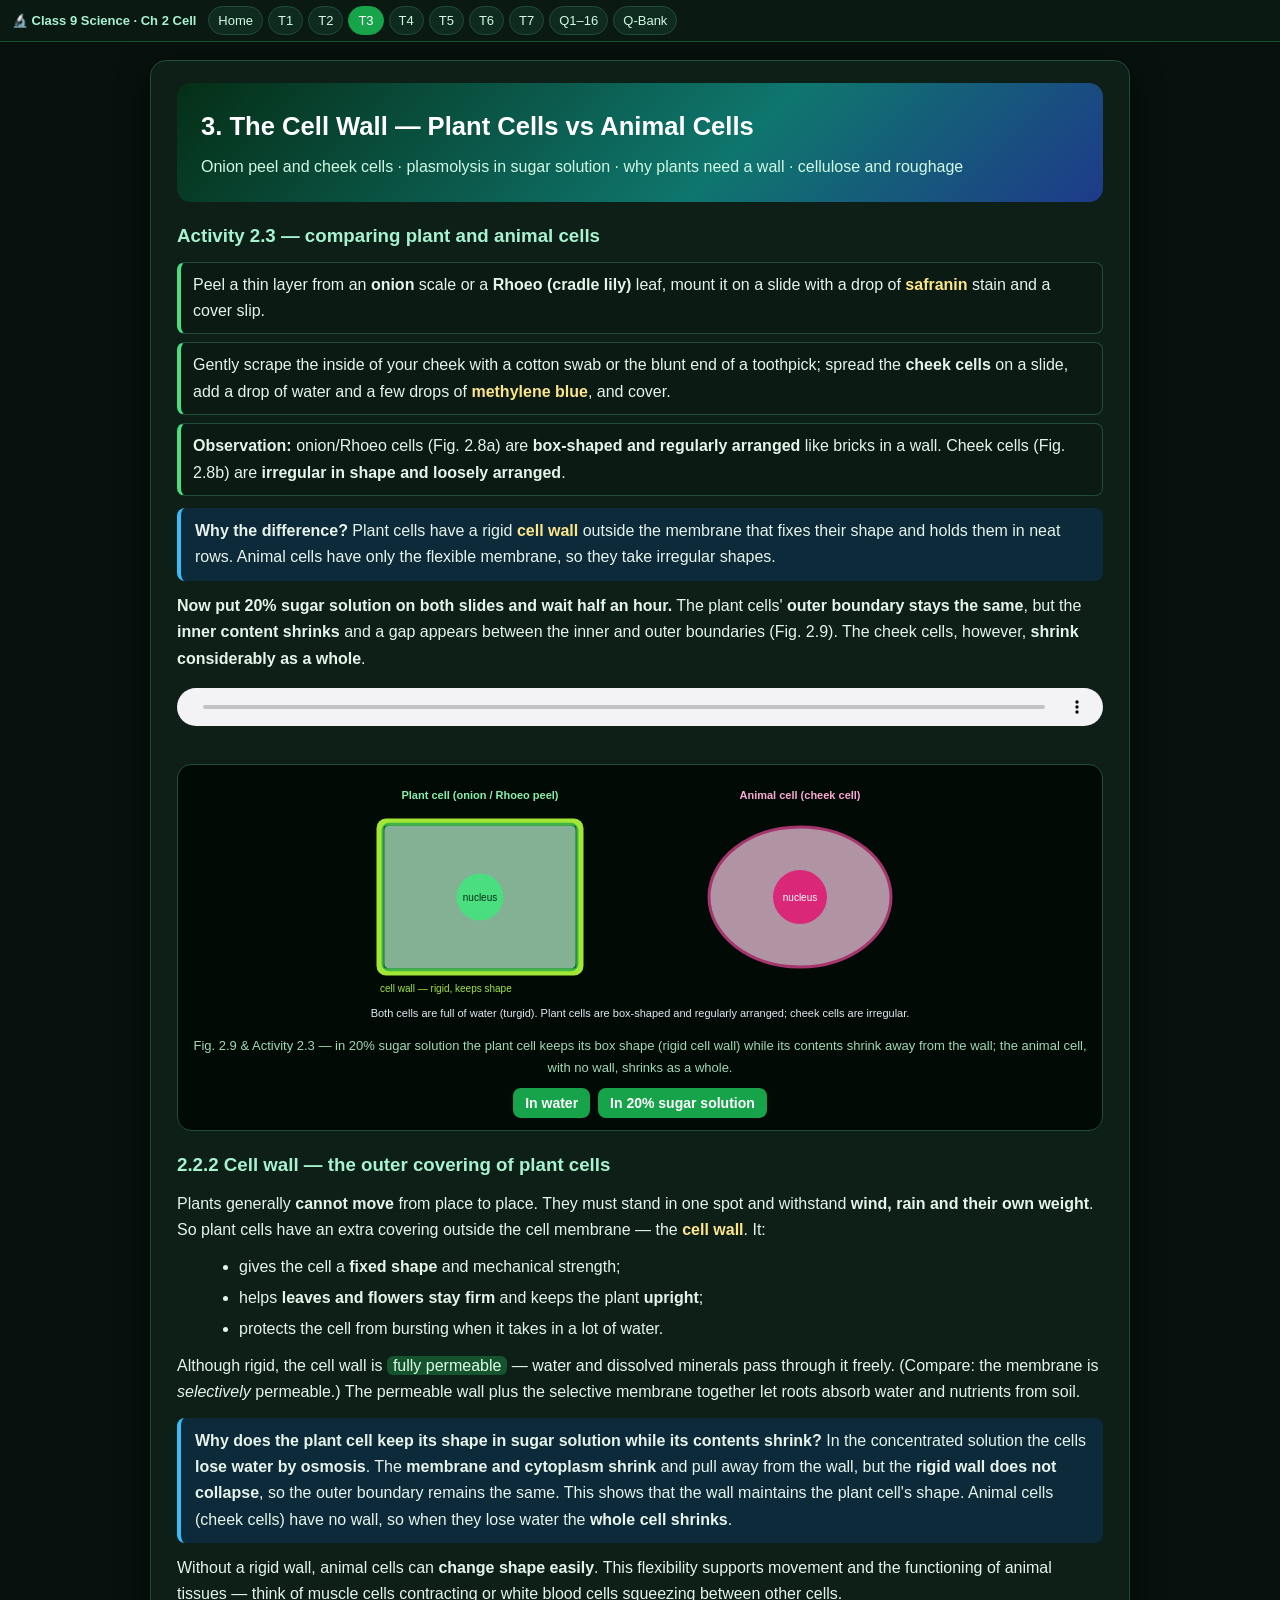
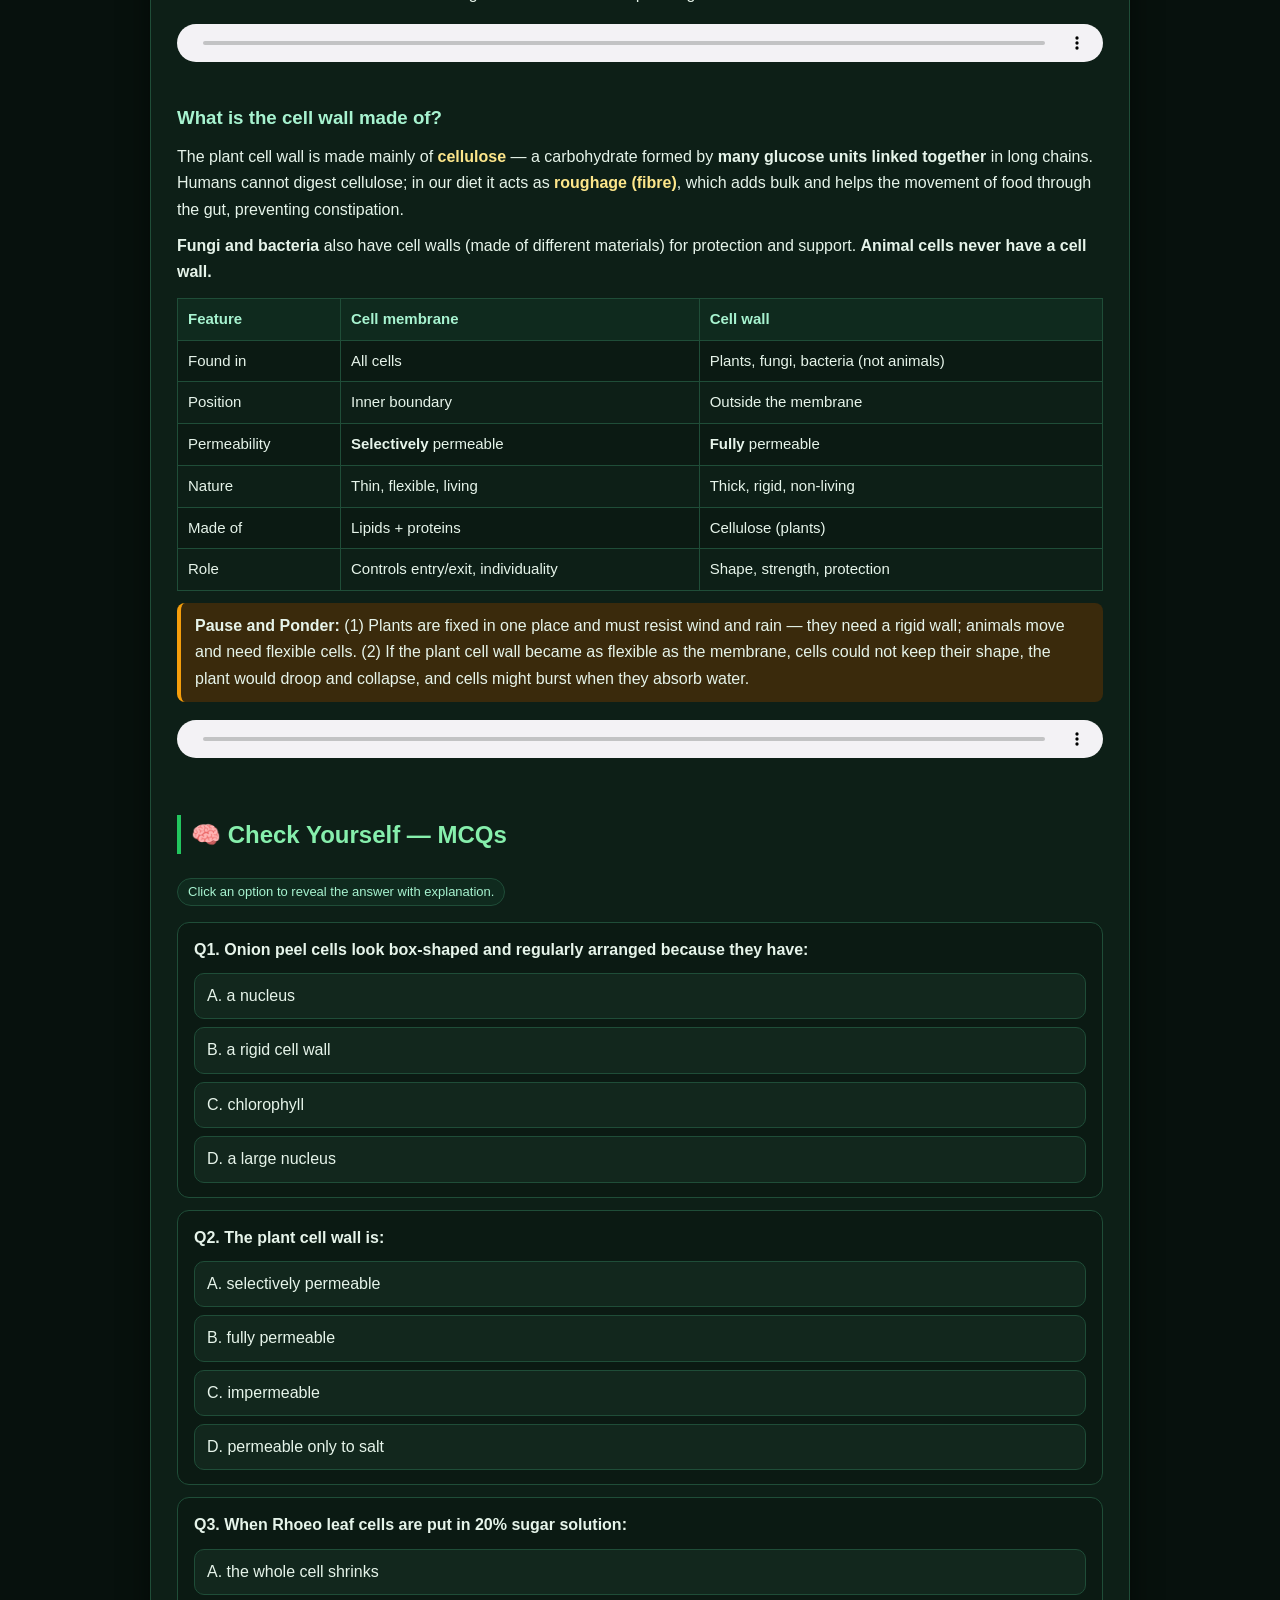
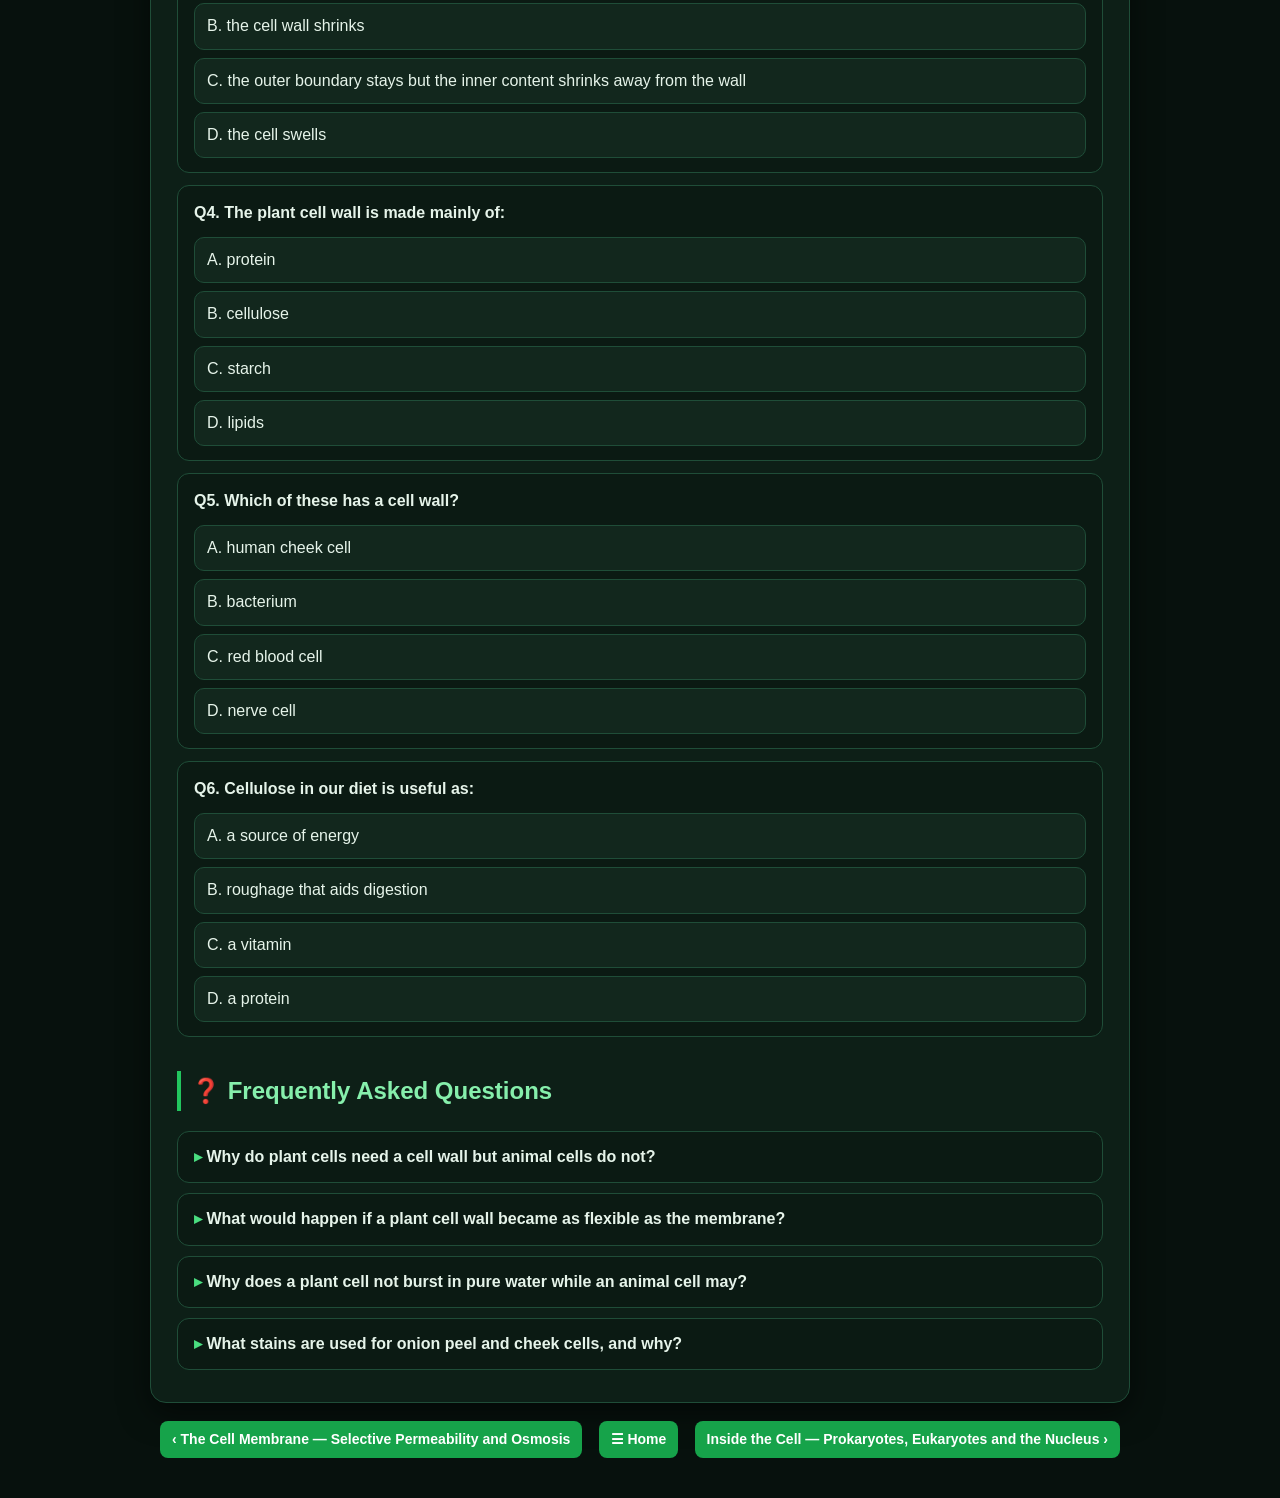
<file: t3.html>
<!DOCTYPE html><html lang="en"><head><meta charset="utf-8"><meta name="viewport" content="width=device-width,initial-scale=1"><title>3. The Cell Wall — Plant Cells vs Animal Cells</title><link rel="stylesheet" href="style.css"></head><body>
<nav class="nav"><a class="brand" href="index.html">🔬 Class 9 Science · Ch 2 Cell</a><button class="tog" onclick="document.getElementById('menu').classList.toggle('open')">☰ Menu</button><div class="menu" id="menu"><a class="m" href="index.html">Home</a><a class="m" href="t1.html" title="The Cell — Basic Unit of Life, and How We Study It">T1</a><a class="m" href="t2.html" title="The Cell Membrane — Selective Permeability and Osmosis">T2</a><a class="m on" href="t3.html" title="The Cell Wall — Plant Cells vs Animal Cells">T3</a><a class="m" href="t4.html" title="Inside the Cell — Prokaryotes, Eukaryotes and the Nucleus">T4</a><a class="m" href="t5.html" title="Cell Organelles — The Living Factory">T5</a><a class="m" href="t6.html" title="How Cells Grow and Divide — Mitosis and Meiosis">T6</a><a class="m" href="t7.html" title="Cell Theory, Cell Lifespan and Cancer">T7</a><a class="m" href="exercise.html" title="Exercise Q1–Q16">Q1–16</a><a class="m" href="qbank.html" title="Question Bank (140+ Qs)">Q-Bank</a></div></nav>
<main class="card"><div class="hero"><h1>3. The Cell Wall — Plant Cells vs Animal Cells</h1><p>Onion peel and cheek cells · plasmolysis in sugar solution · why plants need a wall · cellulose and roughage</p></div><div class="topic"><h3>Activity 2.3 — comparing plant and animal cells</h3>
<div class="steps">
<div>Peel a thin layer from an <b>onion</b> scale or a <b>Rhoeo (cradle lily)</b> leaf, mount it on a slide with a drop of <span class="k">safranin</span> stain and a cover slip.</div>
<div>Gently scrape the inside of your cheek with a cotton swab or the blunt end of a toothpick; spread the <b>cheek cells</b> on a slide, add a drop of water and a few drops of <span class="k">methylene blue</span>, and cover.</div>
<div><b>Observation:</b> onion/Rhoeo cells (Fig. 2.8a) are <b>box-shaped and regularly arranged</b> like bricks in a wall. Cheek cells (Fig. 2.8b) are <b>irregular in shape and loosely arranged</b>.</div></div>
<div class="why"><b>Why the difference?</b> Plant cells have a rigid <span class="k">cell wall</span> outside the membrane that fixes their shape and holds them in neat rows. Animal cells have only the flexible membrane, so they take irregular shapes.</div>
<p><b>Now put 20% sugar solution on both slides and wait half an hour.</b> The plant cells' <b>outer boundary stays the same</b>, but the <b>inner content shrinks</b> and a gap appears between the inner and outer boundaries (Fig. 2.9). The cheek cells, however, <b>shrink considerably as a whole</b>.</p><audio class="audio" controls preload="none" src="audio/t_t3_p1.mp3"></audio><div class="anim"><svg viewBox="0 0 640 250" width="640" height="250" xmlns="http://www.w3.org/2000/svg" font-size="11">
<text x="160" y="22" text-anchor="middle" fill="#86efac" font-weight="700">Plant cell (onion / Rhoeo peel)</text>
<text x="480" y="22" text-anchor="middle" fill="#f9a8d4" font-weight="700">Animal cell (cheek cell)</text>
<g id="plG"></g>
<text id="plT" x="320" y="240" text-anchor="middle" fill="#e2e8f0"></text>
</svg><div class="cap">Fig. 2.9 & Activity 2.3 — in 20% sugar solution the plant cell keeps its box shape (rigid cell wall) while its contents shrink away from the wall; the animal cell, with no wall, shrinks as a whole.</div><div class=ctl><button onclick="pl(0)">In water</button><button onclick="pl(1)">In 20% sugar solution</button>
<script>function pl(m){var h='';var s=m?0.62:0.97;h+='<rect x="60" y="45" width="200" height="150" rx="6" fill="none" stroke="#a3e635" stroke-width="7"/><text x="60" y="215" fill="#a3e635" font-size="10">cell wall — rigid, keeps shape</text>';
h+='<rect x="'+(160-100*s)+'" y="'+(120-75*s)+'" width="'+(200*s)+'" height="'+(150*s)+'" rx="'+(m?30:6)+'" fill="#bbf7d0" opacity=".7" stroke="#16a34a" stroke-width="3"/><circle cx="160" cy="120" r="'+(18*s+6)+'" fill="#4ade80"/><text x="160" y="124" text-anchor="middle" fill="#052e16" font-size="10">nucleus</text>';
if(m)h+='<text x="160" y="205" text-anchor="middle" fill="#fde68a" font-size="10">membrane pulls away from wall; gap fills with solution</text>';
var r=m?38:70;h+='<ellipse cx="480" cy="120" rx="'+(r*1.3)+'" ry="'+r+'" fill="#fbcfe8" opacity=".7" stroke="#ec4899" stroke-width="3"/><circle cx="480" cy="120" r="'+(r*0.3+6)+'" fill="#db2777"/><text x="480" y="124" text-anchor="middle" fill="#fff" font-size="10">nucleus</text>';
if(m)h+='<text x="480" y="205" text-anchor="middle" fill="#fde68a" font-size="10">whole cell shrinks — no wall to hold the shape</text>';
document.getElementById('plG').innerHTML=h;document.getElementById('plT').textContent=m?'Water leaves both cells by osmosis. Plant: outer boundary same, inner content shrinks. Animal: cell shrinks considerably.':'Both cells are full of water (turgid). Plant cells are box-shaped and regularly arranged; cheek cells are irregular.';}pl(0);</script></div></div><h3>2.2.2 Cell wall — the outer covering of plant cells</h3>
<p>Plants generally <b>cannot move</b> from place to place. They must stand in one spot and withstand <b>wind, rain and their own weight</b>. So plant cells have an extra covering outside the cell membrane — the <span class="k">cell wall</span>. It:</p>
<ul><li>gives the cell a <b>fixed shape</b> and mechanical strength;</li><li>helps <b>leaves and flowers stay firm</b> and keeps the plant <b>upright</b>;</li><li>protects the cell from bursting when it takes in a lot of water.</li></ul>
<p>Although rigid, the cell wall is <span class="hl">fully permeable</span> — water and dissolved minerals pass through it freely. (Compare: the membrane is <i>selectively</i> permeable.) The permeable wall plus the selective membrane together let roots absorb water and nutrients from soil.</p>
<div class="why"><b>Why does the plant cell keep its shape in sugar solution while its contents shrink?</b> In the concentrated solution the cells <b>lose water by osmosis</b>. The <b>membrane and cytoplasm shrink</b> and pull away from the wall, but the <b>rigid wall does not collapse</b>, so the outer boundary remains the same. This shows that the wall maintains the plant cell's shape. Animal cells (cheek cells) have no wall, so when they lose water the <b>whole cell shrinks</b>.</div>
<p>Without a rigid wall, animal cells can <b>change shape easily</b>. This flexibility supports movement and the functioning of animal tissues — think of muscle cells contracting or white blood cells squeezing between other cells.</p><audio class="audio" controls preload="none" src="audio/t_t3_p2.mp3"></audio><h3>What is the cell wall made of?</h3>
<p>The plant cell wall is made mainly of <span class="k">cellulose</span> — a carbohydrate formed by <b>many glucose units linked together</b> in long chains. Humans cannot digest cellulose; in our diet it acts as <span class="k">roughage (fibre)</span>, which adds bulk and helps the movement of food through the gut, preventing constipation.</p>
<p><b>Fungi and bacteria</b> also have cell walls (made of different materials) for protection and support. <b>Animal cells never have a cell wall.</b></p>
<table class="t"><tr><th>Feature</th><th>Cell membrane</th><th>Cell wall</th></tr>
<tr><td>Found in</td><td>All cells</td><td>Plants, fungi, bacteria (not animals)</td></tr>
<tr><td>Position</td><td>Inner boundary</td><td>Outside the membrane</td></tr>
<tr><td>Permeability</td><td><b>Selectively</b> permeable</td><td><b>Fully</b> permeable</td></tr>
<tr><td>Nature</td><td>Thin, flexible, living</td><td>Thick, rigid, non-living</td></tr>
<tr><td>Made of</td><td>Lipids + proteins</td><td>Cellulose (plants)</td></tr>
<tr><td>Role</td><td>Controls entry/exit, individuality</td><td>Shape, strength, protection</td></tr></table>
<div class="note"><b>Pause and Ponder:</b> (1) Plants are fixed in one place and must resist wind and rain — they need a rigid wall; animals move and need flexible cells. (2) If the plant cell wall became as flexible as the membrane, cells could not keep their shape, the plant would droop and collapse, and cells might burst when they absorb water.</div><audio class="audio" controls preload="none" src="audio/t_t3_p3.mp3"></audio></div><h2 id="mcq">🧠 Check Yourself — MCQs</h2><p class="chip">Click an option to reveal the answer with explanation.</p><div class="mcq"><div class="q">Q1. Onion peel cells look box-shaped and regularly arranged because they have:</div><div class="opts"><div class="opt" data-ok="0" onclick="pick(this,0)">A. a nucleus</div><div class="opt" data-ok="1" onclick="pick(this,1)">B. a rigid cell wall</div><div class="opt" data-ok="0" onclick="pick(this,0)">C. chlorophyll</div><div class="opt" data-ok="0" onclick="pick(this,0)">D. a large nucleus</div></div><div class="exp" style="display:none"><b>✔ Correct answer: B. a rigid cell wall</b><br>The cellulose wall fixes each cell's shape and holds them in neat rows.</div></div><div class="mcq"><div class="q">Q2. The plant cell wall is:</div><div class="opts"><div class="opt" data-ok="0" onclick="pick(this,0)">A. selectively permeable</div><div class="opt" data-ok="1" onclick="pick(this,1)">B. fully permeable</div><div class="opt" data-ok="0" onclick="pick(this,0)">C. impermeable</div><div class="opt" data-ok="0" onclick="pick(this,0)">D. permeable only to salt</div></div><div class="exp" style="display:none"><b>✔ Correct answer: B. fully permeable</b><br>Water and dissolved minerals pass freely through the wall; it is the membrane that is selective.</div></div><div class="mcq"><div class="q">Q3. When Rhoeo leaf cells are put in 20% sugar solution:</div><div class="opts"><div class="opt" data-ok="0" onclick="pick(this,0)">A. the whole cell shrinks</div><div class="opt" data-ok="0" onclick="pick(this,0)">B. the cell wall shrinks</div><div class="opt" data-ok="1" onclick="pick(this,1)">C. the outer boundary stays but the inner content shrinks away from the wall</div><div class="opt" data-ok="0" onclick="pick(this,0)">D. the cell swells</div></div><div class="exp" style="display:none"><b>✔ Correct answer: C. the outer boundary stays but the inner content shrinks away from the wall</b><br>Water leaves by osmosis; the membrane and contents pull away from the rigid wall, which keeps its shape.</div></div><div class="mcq"><div class="q">Q4. The plant cell wall is made mainly of:</div><div class="opts"><div class="opt" data-ok="0" onclick="pick(this,0)">A. protein</div><div class="opt" data-ok="1" onclick="pick(this,1)">B. cellulose</div><div class="opt" data-ok="0" onclick="pick(this,0)">C. starch</div><div class="opt" data-ok="0" onclick="pick(this,0)">D. lipids</div></div><div class="exp" style="display:none"><b>✔ Correct answer: B. cellulose</b><br>Cellulose is a carbohydrate made of many linked glucose units.</div></div><div class="mcq"><div class="q">Q5. Which of these has a cell wall?</div><div class="opts"><div class="opt" data-ok="0" onclick="pick(this,0)">A. human cheek cell</div><div class="opt" data-ok="1" onclick="pick(this,1)">B. bacterium</div><div class="opt" data-ok="0" onclick="pick(this,0)">C. red blood cell</div><div class="opt" data-ok="0" onclick="pick(this,0)">D. nerve cell</div></div><div class="exp" style="display:none"><b>✔ Correct answer: B. bacterium</b><br>Plants, fungi and bacteria have cell walls; animal cells never do.</div></div><div class="mcq"><div class="q">Q6. Cellulose in our diet is useful as:</div><div class="opts"><div class="opt" data-ok="0" onclick="pick(this,0)">A. a source of energy</div><div class="opt" data-ok="1" onclick="pick(this,1)">B. roughage that aids digestion</div><div class="opt" data-ok="0" onclick="pick(this,0)">C. a vitamin</div><div class="opt" data-ok="0" onclick="pick(this,0)">D. a protein</div></div><div class="exp" style="display:none"><b>✔ Correct answer: B. roughage that aids digestion</b><br>We cannot digest cellulose; it adds bulk (fibre) and helps food move through the gut.</div></div><h2 id="faq">❓ Frequently Asked Questions</h2><details class="faq"><summary>Why do plant cells need a cell wall but animal cells do not?</summary><p>Plants are fixed in one place and must resist wind, rain and gravity, so their cells need a rigid wall for shape and strength. Animals move, and their cells must be flexible to allow contraction, movement and changes of shape, so a rigid wall would be a disadvantage.</p><div class="ans"><audio class="audio" controls preload="none" src="audio/f_t3_1.mp3"></audio></div></details><details class="faq"><summary>What would happen if a plant cell wall became as flexible as the membrane?</summary><p>The cells would not hold their shape; the plant could not stay upright and would droop. Cells taking in water by osmosis would swell and might burst, because nothing would resist the inward flow.</p><div class="ans"><audio class="audio" controls preload="none" src="audio/f_t3_2.mp3"></audio></div></details><details class="faq"><summary>Why does a plant cell not burst in pure water while an animal cell may?</summary><p>As water enters, the plant cell's contents press against the strong cell wall, which pushes back and stops further entry — the cell just becomes firm (turgid). An animal cell has only a thin membrane, so it keeps swelling and can burst.</p><div class="ans"><audio class="audio" controls preload="none" src="audio/f_t3_3.mp3"></audio></div></details><details class="faq"><summary>What stains are used for onion peel and cheek cells, and why?</summary><p>Safranin (red) for onion or Rhoeo peel and methylene blue for cheek cells. Cells are almost transparent; stains colour the nucleus and cell boundaries so they can be seen clearly under the microscope.</p><div class="ans"><audio class="audio" controls preload="none" src="audio/f_t3_4.mp3"></audio></div></details></main><footer class="pn"><a class="btn" href="t2.html">‹ The Cell Membrane — Selective Permeability and Osmosis</a><a class="btn" href="index.html">☰ Home</a><a class="btn" href="t4.html">Inside the Cell — Prokaryotes, Eukaryotes and the Nucleus ›</a></footer>
<script>
function pick(el,ok){var box=el.parentNode;if(box.dataset.done)return;box.dataset.done=1;box.querySelectorAll('.opt').forEach(function(o){o.classList.add('lock');if(o.dataset.ok=='1')o.classList.add('right');});if(!ok)el.classList.add('wrong');box.nextElementSibling.style.display='block';}
</script></body></html>
</file>
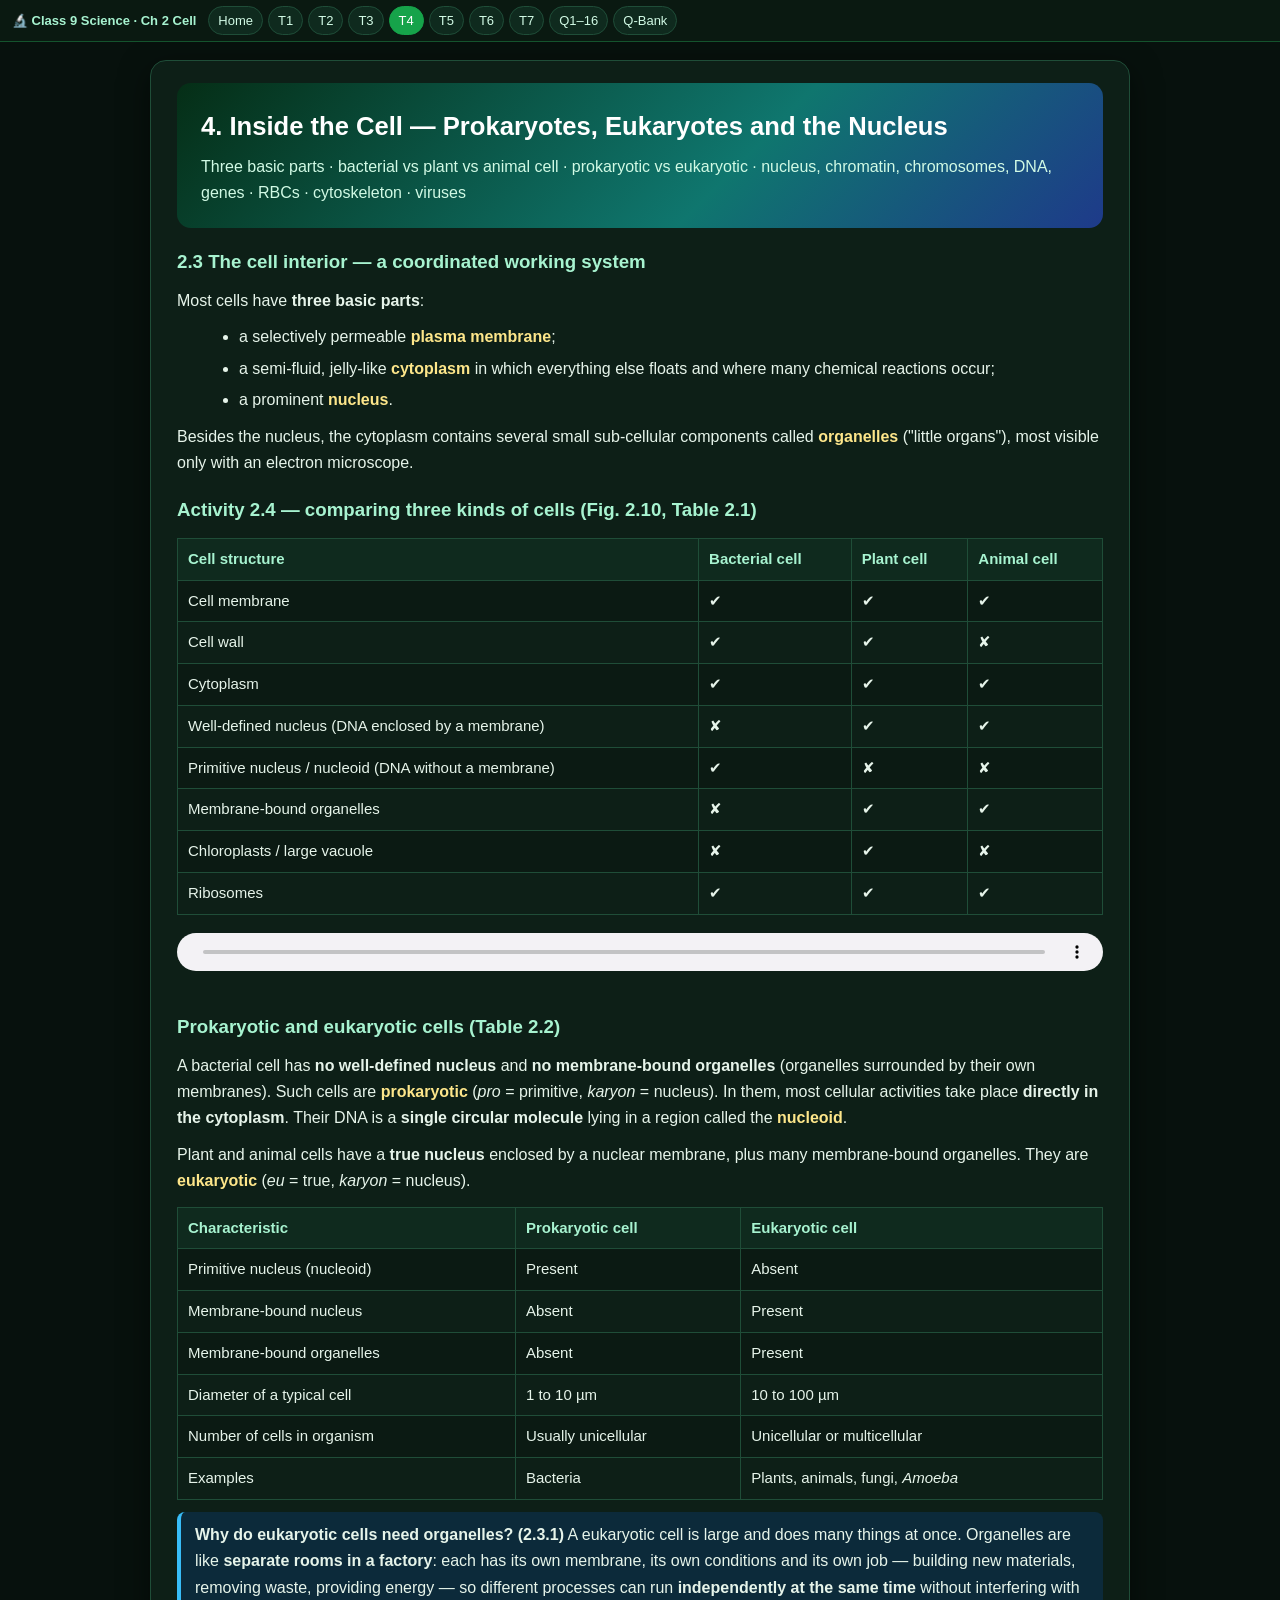
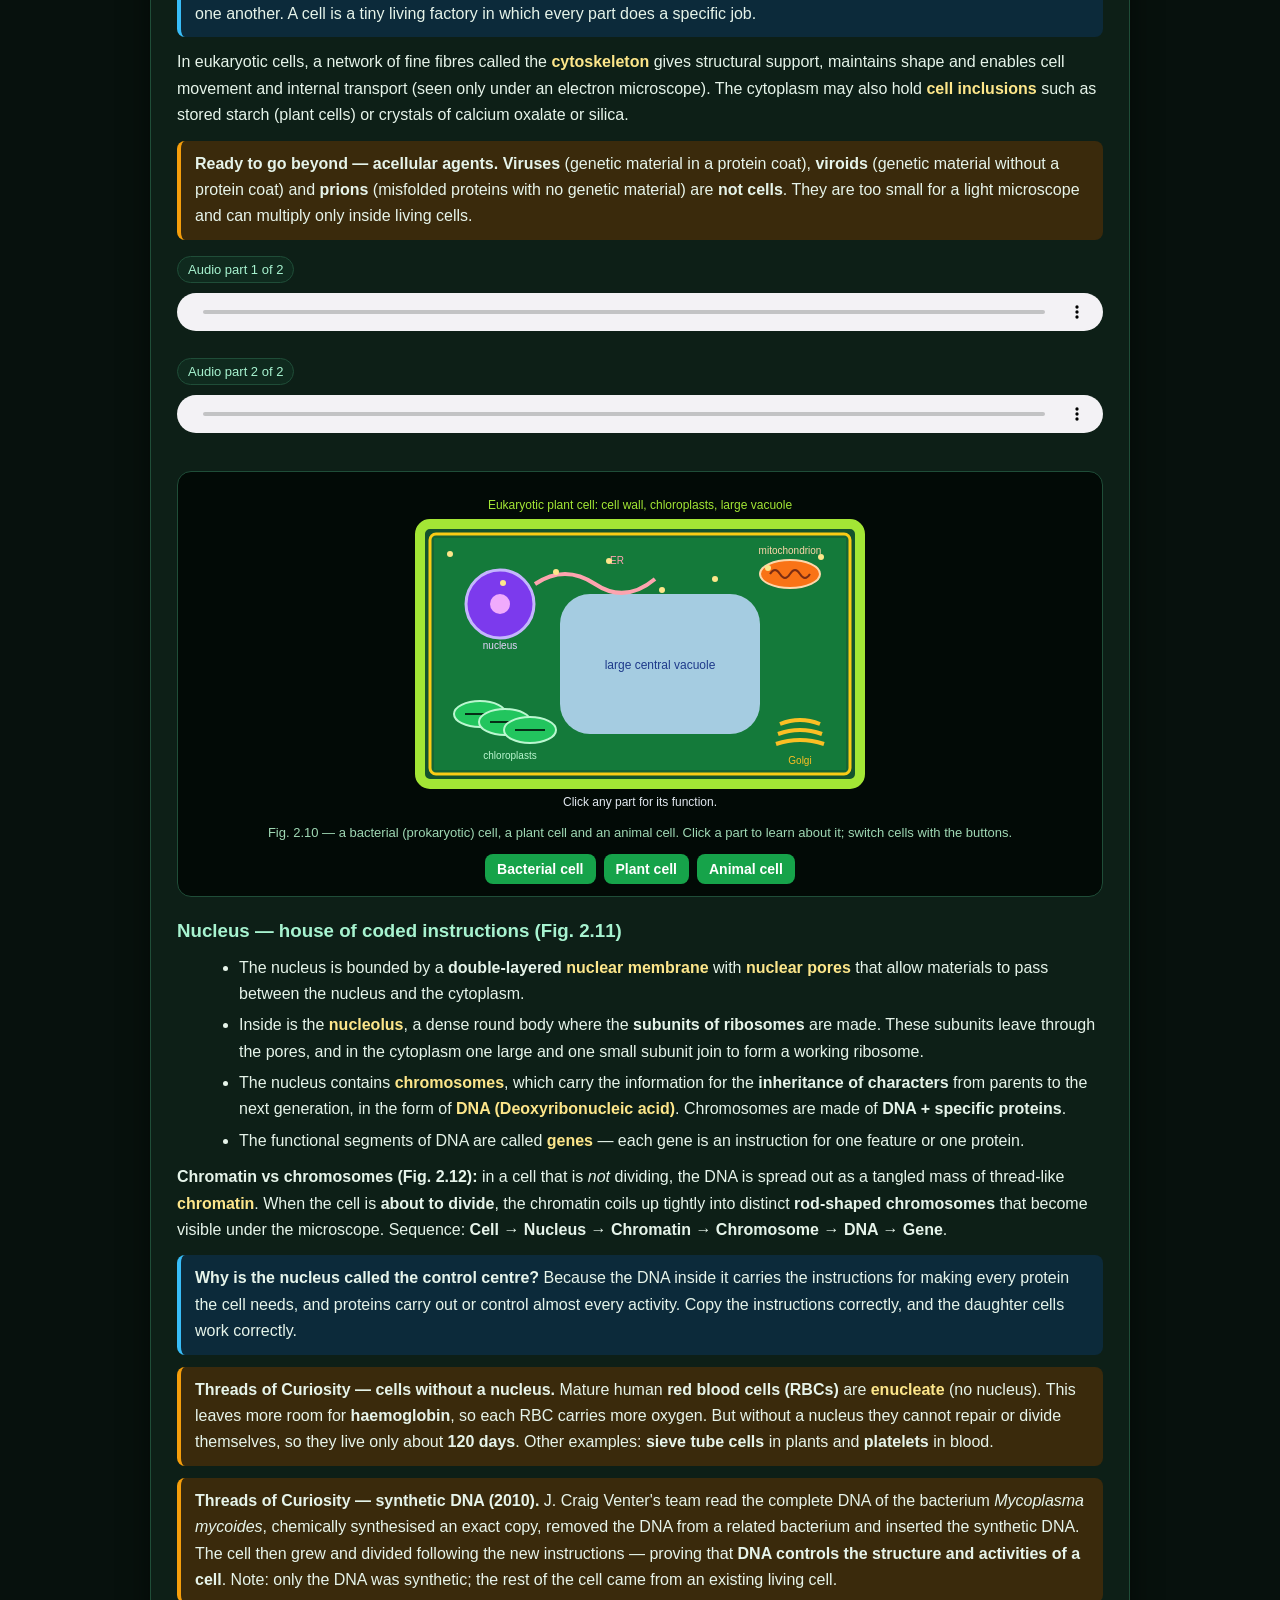
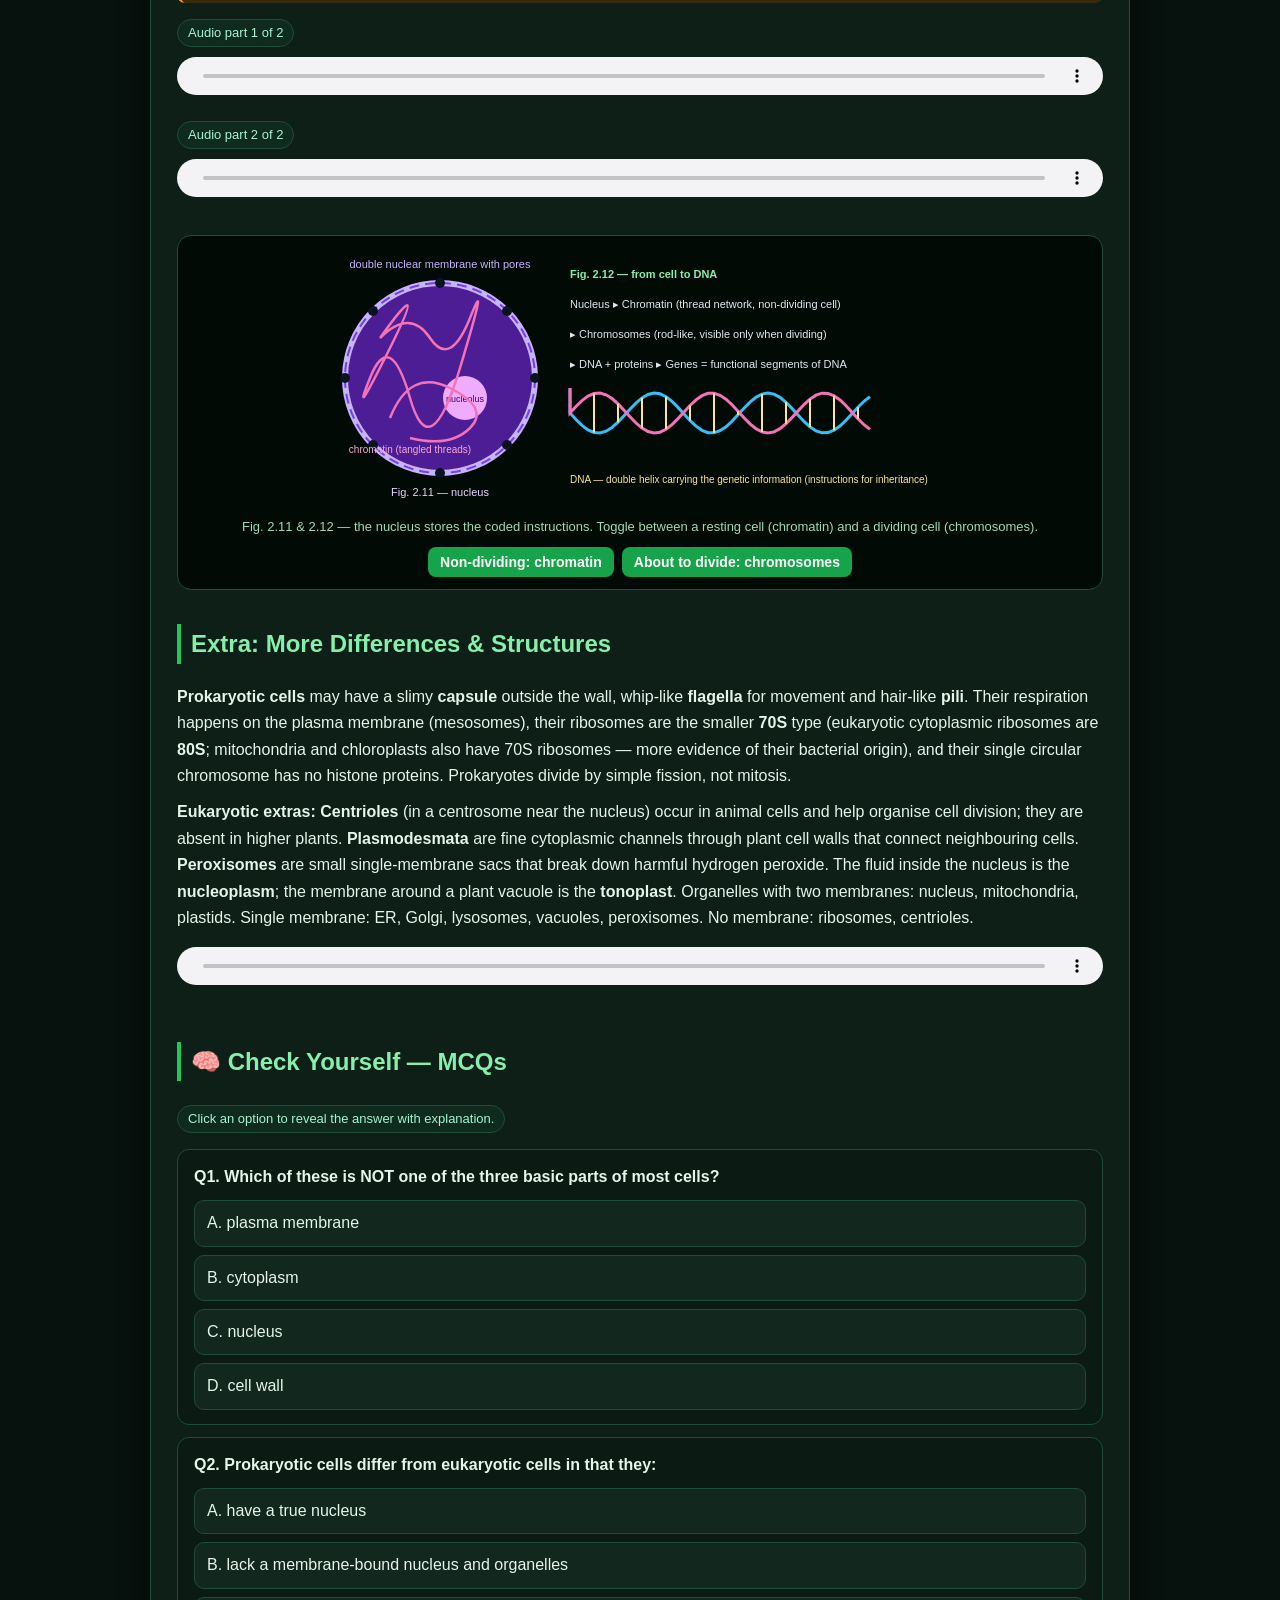
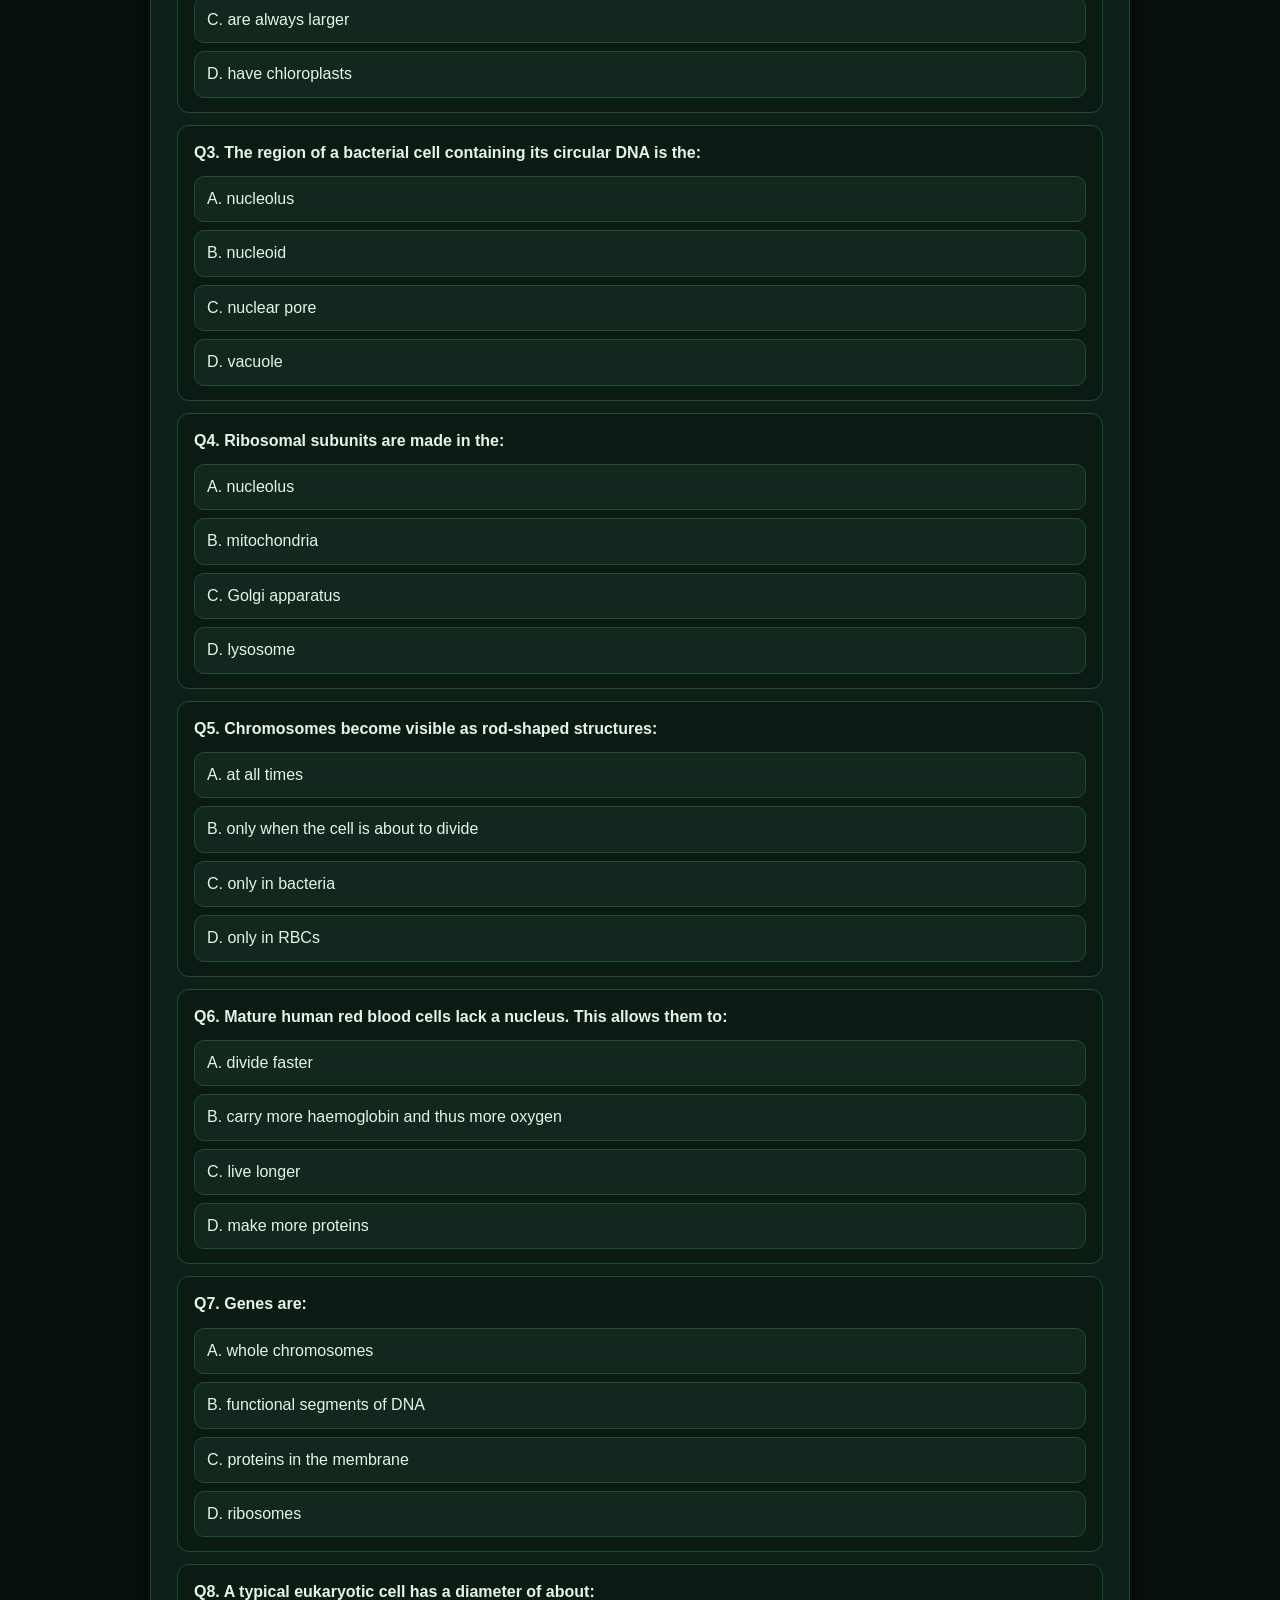
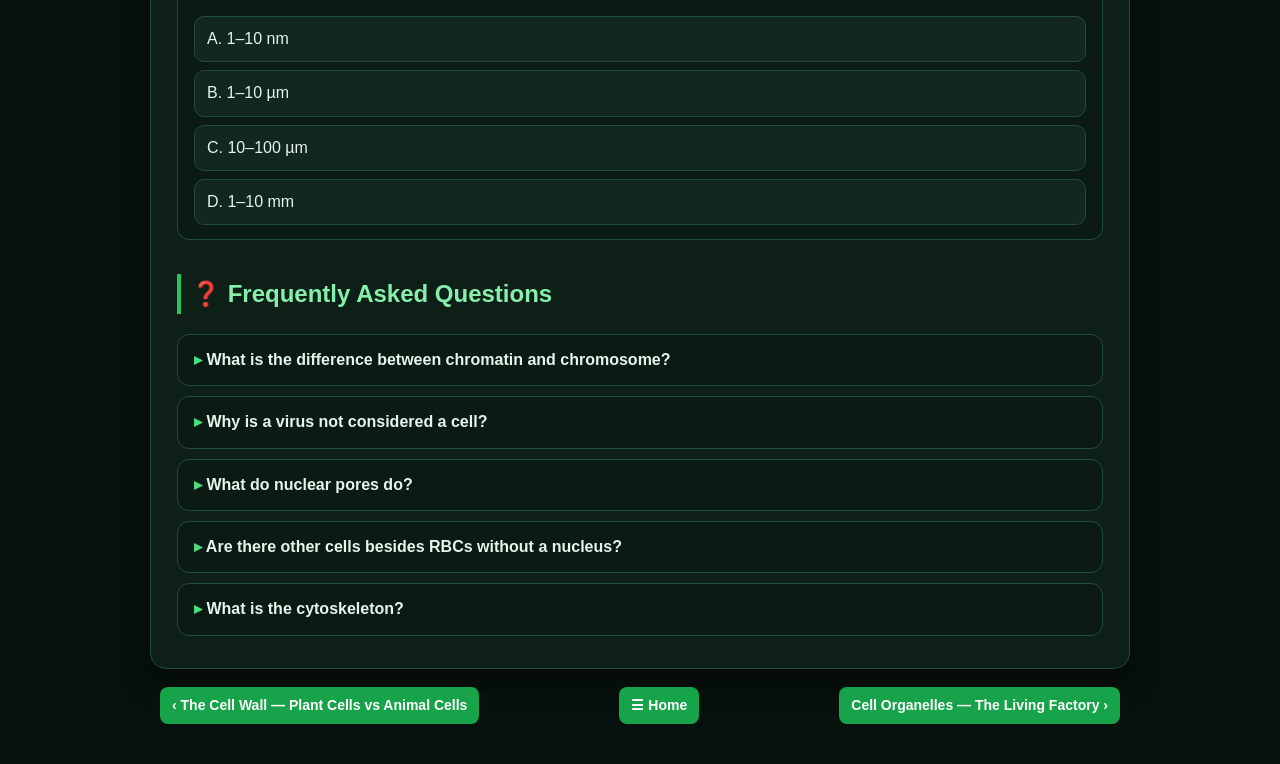
<file: t4.html>
<!DOCTYPE html><html lang="en"><head><meta charset="utf-8"><meta name="viewport" content="width=device-width,initial-scale=1"><title>4. Inside the Cell — Prokaryotes, Eukaryotes and the Nucleus</title><link rel="stylesheet" href="style.css"></head><body>
<nav class="nav"><a class="brand" href="index.html">🔬 Class 9 Science · Ch 2 Cell</a><button class="tog" onclick="document.getElementById('menu').classList.toggle('open')">☰ Menu</button><div class="menu" id="menu"><a class="m" href="index.html">Home</a><a class="m" href="t1.html" title="The Cell — Basic Unit of Life, and How We Study It">T1</a><a class="m" href="t2.html" title="The Cell Membrane — Selective Permeability and Osmosis">T2</a><a class="m" href="t3.html" title="The Cell Wall — Plant Cells vs Animal Cells">T3</a><a class="m on" href="t4.html" title="Inside the Cell — Prokaryotes, Eukaryotes and the Nucleus">T4</a><a class="m" href="t5.html" title="Cell Organelles — The Living Factory">T5</a><a class="m" href="t6.html" title="How Cells Grow and Divide — Mitosis and Meiosis">T6</a><a class="m" href="t7.html" title="Cell Theory, Cell Lifespan and Cancer">T7</a><a class="m" href="exercise.html" title="Exercise Q1–Q16">Q1–16</a><a class="m" href="qbank.html" title="Question Bank (140+ Qs)">Q-Bank</a></div></nav>
<main class="card"><div class="hero"><h1>4. Inside the Cell — Prokaryotes, Eukaryotes and the Nucleus</h1><p>Three basic parts · bacterial vs plant vs animal cell · prokaryotic vs eukaryotic · nucleus, chromatin, chromosomes, DNA, genes · RBCs · cytoskeleton · viruses</p></div><div class="topic"><h3>2.3 The cell interior — a coordinated working system</h3>
<p>Most cells have <b>three basic parts</b>:</p>
<ul><li>a selectively permeable <span class="k">plasma membrane</span>;</li><li>a semi-fluid, jelly-like <span class="k">cytoplasm</span> in which everything else floats and where many chemical reactions occur;</li><li>a prominent <span class="k">nucleus</span>.</li></ul>
<p>Besides the nucleus, the cytoplasm contains several small sub-cellular components called <span class="k">organelles</span> ("little organs"), most visible only with an electron microscope.</p>
<h3>Activity 2.4 — comparing three kinds of cells (Fig. 2.10, Table 2.1)</h3>
<table class="t"><tr><th>Cell structure</th><th>Bacterial cell</th><th>Plant cell</th><th>Animal cell</th></tr>
<tr><td>Cell membrane</td><td>✔</td><td>✔</td><td>✔</td></tr>
<tr><td>Cell wall</td><td>✔</td><td>✔</td><td>✘</td></tr>
<tr><td>Cytoplasm</td><td>✔</td><td>✔</td><td>✔</td></tr>
<tr><td>Well-defined nucleus (DNA enclosed by a membrane)</td><td>✘</td><td>✔</td><td>✔</td></tr>
<tr><td>Primitive nucleus / nucleoid (DNA without a membrane)</td><td>✔</td><td>✘</td><td>✘</td></tr>
<tr><td>Membrane-bound organelles</td><td>✘</td><td>✔</td><td>✔</td></tr>
<tr><td>Chloroplasts / large vacuole</td><td>✘</td><td>✔</td><td>✘</td></tr>
<tr><td>Ribosomes</td><td>✔</td><td>✔</td><td>✔</td></tr></table><audio class="audio" controls preload="none" src="audio/t_t4_p1.mp3"></audio><h3>Prokaryotic and eukaryotic cells (Table 2.2)</h3>
<p>A bacterial cell has <b>no well-defined nucleus</b> and <b>no membrane-bound organelles</b> (organelles surrounded by their own membranes). Such cells are <span class="k">prokaryotic</span> (<i>pro</i> = primitive, <i>karyon</i> = nucleus). In them, most cellular activities take place <b>directly in the cytoplasm</b>. Their DNA is a <b>single circular molecule</b> lying in a region called the <span class="k">nucleoid</span>.</p>
<p>Plant and animal cells have a <b>true nucleus</b> enclosed by a nuclear membrane, plus many membrane-bound organelles. They are <span class="k">eukaryotic</span> (<i>eu</i> = true, <i>karyon</i> = nucleus).</p>
<table class="t"><tr><th>Characteristic</th><th>Prokaryotic cell</th><th>Eukaryotic cell</th></tr>
<tr><td>Primitive nucleus (nucleoid)</td><td>Present</td><td>Absent</td></tr>
<tr><td>Membrane-bound nucleus</td><td>Absent</td><td>Present</td></tr>
<tr><td>Membrane-bound organelles</td><td>Absent</td><td>Present</td></tr>
<tr><td>Diameter of a typical cell</td><td>1 to 10 µm</td><td>10 to 100 µm</td></tr>
<tr><td>Number of cells in organism</td><td>Usually unicellular</td><td>Unicellular or multicellular</td></tr>
<tr><td>Examples</td><td>Bacteria</td><td>Plants, animals, fungi, <i>Amoeba</i></td></tr></table>
<div class="why"><b>Why do eukaryotic cells need organelles? (2.3.1)</b> A eukaryotic cell is large and does many things at once. Organelles are like <b>separate rooms in a factory</b>: each has its own membrane, its own conditions and its own job — building new materials, removing waste, providing energy — so different processes can run <b>independently at the same time</b> without interfering with one another. A cell is a tiny living factory in which every part does a specific job.</div>
<p>In eukaryotic cells, a network of fine fibres called the <span class="k">cytoskeleton</span> gives structural support, maintains shape and enables cell movement and internal transport (seen only under an electron microscope). The cytoplasm may also hold <span class="k">cell inclusions</span> such as stored starch (plant cells) or crystals of calcium oxalate or silica.</p>
<div class="note"><b>Ready to go beyond — acellular agents.</b> <b>Viruses</b> (genetic material in a protein coat), <b>viroids</b> (genetic material without a protein coat) and <b>prions</b> (misfolded proteins with no genetic material) are <b>not cells</b>. They are too small for a light microscope and can multiply only inside living cells.</div><div class="chip">Audio part 1 of 2</div><audio class="audio" controls preload="none" src="audio/t_t4_p2a.mp3"></audio><div class="chip">Audio part 2 of 2</div><audio class="audio" controls preload="none" src="audio/t_t4_p2b.mp3"></audio><div class="anim"><svg viewBox="0 0 660 330" width="660" height="330" xmlns="http://www.w3.org/2000/svg" font-size="10">
<g id="c3G"></g>
<text id="c3T" x="330" y="322" text-anchor="middle" fill="#e2e8f0" font-size="12"></text>
</svg><div class="cap">Fig. 2.10 — a bacterial (prokaryotic) cell, a plant cell and an animal cell. Click a part to learn about it; switch cells with the buttons.</div><div class=ctl><button onclick="c3(0)">Bacterial cell</button><button onclick="c3(1)">Plant cell</button><button onclick="c3(2)">Animal cell</button>
<script>var c3Info={wall:'Cell wall — rigid outer covering (cellulose in plants) giving shape and protection. Plants, fungi, bacteria have it; animals do not.',mem:'Cell membrane (plasma membrane) — thin, selectively permeable boundary present in ALL cells.',cyto:'Cytoplasm — jelly-like fluid where organelles float and many reactions happen.',nuc:'Nucleus — control centre; DNA (chromosomes) enclosed by a double nuclear membrane with pores. Contains the nucleolus.',nucleoid:'Nucleoid — region with a single circular DNA molecule, NOT enclosed by a membrane (primitive nucleus).',mito:'Mitochondria — powerhouse: cellular respiration releases energy stored as ATP. Double membrane, inner folded into cristae.',chloro:'Chloroplast — a plastid with chlorophyll; site of photosynthesis. Only in plant cells.',vac:'Vacuole — one large central vacuole in plants filled with cell sap; stores water, minerals, waste; keeps the cell firm. Small or absent in animals.',er:'Endoplasmic reticulum — network of membranes; RER (with ribosomes) makes proteins, SER makes fats/hormones.',golgi:'Golgi apparatus — stacks of flat sacs that modify, sort and package proteins/lipids into vesicles.',ribo:'Ribosomes — tiny protein factories; present in all cells (free or on RER).',lyso:'Lysosome — sac of digestive enzymes; breaks down waste and worn-out parts. Mainly animal cells.',flag:'Appendage for locomotion (flagellum) — whip-like tail used by some bacteria to move.'};
function it(id,svg){return '<g style="cursor:pointer" onclick="c3i(\''+id+'\')">'+svg+'</g>';}
function c3(m){var h='';if(m==0){h+=it('wall','<rect x="130" y="80" width="400" height="160" rx="80" fill="#0f766e" stroke="#a3e635" stroke-width="8"/>')+it('mem','<rect x="140" y="90" width="380" height="140" rx="70" fill="#134e4a" stroke="#facc15" stroke-width="3"/>')+it('cyto','<rect x="150" y="100" width="360" height="120" rx="60" fill="#115e59"/>')+it('nucleoid','<path d="M290 160 q20 -40 50 -10 t30 20 q-20 30 -50 5 t-30 -15z" fill="none" stroke="#f472b6" stroke-width="3"/><text x="330" y="205" text-anchor="middle" fill="#f472b6">nucleoid (circular DNA)</text>');for(var i=0;i<14;i++)h+=it('ribo','<circle cx="'+(170+(i*61)%330)+'" cy="'+(115+(i*37)%95)+'" r="3" fill="#fde68a"/>');h+=it('flag','<path d="M530 160 q30 -20 60 0 t50 0" fill="none" stroke="#e2e8f0" stroke-width="3"/><text x="590" y="185" text-anchor="middle" fill="#e2e8f0">flagellum</text>');h+='<text x="330" y="60" text-anchor="middle" fill="#a3e635" font-size="12">Prokaryotic: no true nucleus, no membrane-bound organelles, 1–10 µm</text>';}
else if(m==1){h+=it('wall','<rect x="110" y="40" width="440" height="260" rx="10" fill="#14532d" stroke="#a3e635" stroke-width="10"/>')+it('mem','<rect x="120" y="50" width="420" height="240" rx="6" fill="#166534" stroke="#facc15" stroke-width="3"/>')+it('cyto','<rect x="124" y="54" width="412" height="232" fill="#15803d" opacity=".8"/>')+it('vac','<rect x="250" y="110" width="200" height="140" rx="30" fill="#bfdbfe" opacity=".85"/><text x="350" y="185" text-anchor="middle" fill="#1e3a8a" font-size="12">large central vacuole</text>')+it('nuc','<circle cx="190" cy="120" r="34" fill="#7c3aed" stroke="#c4b5fd" stroke-width="3"/><circle cx="190" cy="120" r="10" fill="#f0abfc"/><text x="190" y="165" text-anchor="middle" fill="#e9d5ff">nucleus</text>')+it('er','<path d="M225 100 q30 -20 60 0 t60 -5" fill="none" stroke="#fda4af" stroke-width="4"/><text x="300" y="80" fill="#fda4af">ER</text>');for(var j=0;j<3;j++)h+=it('chloro','<ellipse cx="'+(170+j*25)+'" cy="'+(230+j*8)+'" rx="26" ry="13" fill="#22c55e" stroke="#bbf7d0" stroke-width="2"/><line x1="'+(155+j*25)+'" y1="'+(230+j*8)+'" x2="'+(185+j*25)+'" y2="'+(230+j*8)+'" stroke="#052e16" stroke-width="2"/>');h+='<text x="200" y="275" text-anchor="middle" fill="#bbf7d0">chloroplasts</text>';h+=it('mito','<ellipse cx="480" cy="90" rx="30" ry="14" fill="#f97316" stroke="#fed7aa" stroke-width="2"/><path d="M460 90 q5 -8 10 0 t10 0 t10 0 t10 0" fill="none" stroke="#7c2d12" stroke-width="2"/><text x="480" y="70" text-anchor="middle" fill="#fed7aa">mitochondrion</text>')+it('golgi','<g stroke="#fbbf24" stroke-width="4" fill="none"><path d="M470 240 q20 -8 40 0"/><path d="M468 250 q22 -8 44 0"/><path d="M466 260 q24 -8 48 0"/></g><text x="490" y="280" text-anchor="middle" fill="#fbbf24">Golgi</text>');for(var i=0;i<8;i++)h+=it('ribo','<circle cx="'+(140+(i*53)%380)+'" cy="'+(70+(i*29)%40)+'" r="3" fill="#fde68a"/>');h+='<text x="330" y="25" text-anchor="middle" fill="#a3e635" font-size="12">Eukaryotic plant cell: cell wall, chloroplasts, large vacuole</text>';}
else{h+=it('mem','<path d="M150 170 q0 -120 180 -120 q190 0 180 120 q-10 110 -180 115 q-180 -5 -180 -115z" fill="#7f1d1d" stroke="#facc15" stroke-width="4"/>')+it('cyto','<path d="M160 170 q0 -110 170 -110 q180 0 170 110 q-10 100 -170 105 q-170 -5 -170 -105z" fill="#9f1239" opacity=".8"/>')+it('nuc','<circle cx="330" cy="165" r="45" fill="#7c3aed" stroke="#c4b5fd" stroke-width="3"/><circle cx="330" cy="165" r="12" fill="#f0abfc"/><text x="330" y="222" text-anchor="middle" fill="#e9d5ff">nucleus</text>')+it('er','<path d="M375 130 q30 -20 60 0 t50 -5" fill="none" stroke="#fda4af" stroke-width="4"/><path d="M380 150 q30 -20 60 0 t50 -5" fill="none" stroke="#fda4af" stroke-width="4"/><text x="470" y="120" fill="#fda4af">RER / SER</text>')+it('mito','<ellipse cx="230" cy="110" rx="30" ry="14" fill="#f97316" stroke="#fed7aa" stroke-width="2"/><path d="M210 110 q5 -8 10 0 t10 0 t10 0 t10 0" fill="none" stroke="#7c2d12" stroke-width="2"/><ellipse cx="240" cy="235" rx="30" ry="14" fill="#f97316" stroke="#fed7aa" stroke-width="2"/><text x="230" y="90" text-anchor="middle" fill="#fed7aa">mitochondria</text>')+it('golgi','<g stroke="#fbbf24" stroke-width="4" fill="none"><path d="M420 210 q20 -8 40 0"/><path d="M418 220 q22 -8 44 0"/><path d="M416 230 q24 -8 48 0"/></g><text x="440" y="250" text-anchor="middle" fill="#fbbf24">Golgi</text>')+it('lyso','<circle cx="300" cy="250" r="12" fill="#22d3ee"/><circle cx="470" cy="180" r="10" fill="#22d3ee"/><text x="300" y="275" text-anchor="middle" fill="#a5f3fc">lysosomes</text>')+it('vac','<circle cx="190" cy="180" r="12" fill="#bfdbfe" opacity=".8"/><text x="190" y="205" text-anchor="middle" fill="#bfdbfe">small vacuole</text>');for(var i=0;i<10;i++)h+=it('ribo','<circle cx="'+(190+(i*67)%280)+'" cy="'+(70+(i*41)%50)+'" r="3" fill="#fde68a"/>');h+='<text x="330" y="30" text-anchor="middle" fill="#f9a8d4" font-size="12">Eukaryotic animal cell: no wall, no chloroplast, small/no vacuole, lysosomes</text>';}
document.getElementById('c3G').innerHTML=h;document.getElementById('c3T').textContent='Click any part for its function.';}
function c3i(k){document.getElementById('c3T').textContent=c3Info[k];}c3(1);</script></div></div><h3>Nucleus — house of coded instructions (Fig. 2.11)</h3>
<ul><li>The nucleus is bounded by a <b>double-layered</b> <span class="k">nuclear membrane</span> with <span class="k">nuclear pores</span> that allow materials to pass between the nucleus and the cytoplasm.</li>
<li>Inside is the <span class="k">nucleolus</span>, a dense round body where the <b>subunits of ribosomes</b> are made. These subunits leave through the pores, and in the cytoplasm one large and one small subunit join to form a working ribosome.</li>
<li>The nucleus contains <span class="k">chromosomes</span>, which carry the information for the <b>inheritance of characters</b> from parents to the next generation, in the form of <span class="k">DNA (Deoxyribonucleic acid)</span>. Chromosomes are made of <b>DNA + specific proteins</b>.</li>
<li>The functional segments of DNA are called <span class="k">genes</span> — each gene is an instruction for one feature or one protein.</li></ul>
<p><b>Chromatin vs chromosomes (Fig. 2.12):</b> in a cell that is <i>not</i> dividing, the DNA is spread out as a tangled mass of thread-like <span class="k">chromatin</span>. When the cell is <b>about to divide</b>, the chromatin coils up tightly into distinct <b>rod-shaped chromosomes</b> that become visible under the microscope. Sequence: <b>Cell → Nucleus → Chromatin → Chromosome → DNA → Gene</b>.</p>
<div class="why"><b>Why is the nucleus called the control centre?</b> Because the DNA inside it carries the instructions for making every protein the cell needs, and proteins carry out or control almost every activity. Copy the instructions correctly, and the daughter cells work correctly.</div>
<div class="note"><b>Threads of Curiosity — cells without a nucleus.</b> Mature human <b>red blood cells (RBCs)</b> are <span class="k">enucleate</span> (no nucleus). This leaves more room for <b>haemoglobin</b>, so each RBC carries more oxygen. But without a nucleus they cannot repair or divide themselves, so they live only about <b>120 days</b>. Other examples: <b>sieve tube cells</b> in plants and <b>platelets</b> in blood.</div>
<div class="note"><b>Threads of Curiosity — synthetic DNA (2010).</b> J. Craig Venter's team read the complete DNA of the bacterium <i>Mycoplasma mycoides</i>, chemically synthesised an exact copy, removed the DNA from a related bacterium and inserted the synthetic DNA. The cell then grew and divided following the new instructions — proving that <b>DNA controls the structure and activities of a cell</b>. Note: only the DNA was synthetic; the rest of the cell came from an existing living cell.</div><div class="chip">Audio part 1 of 2</div><audio class="audio" controls preload="none" src="audio/t_t4_p3a.mp3"></audio><div class="chip">Audio part 2 of 2</div><audio class="audio" controls preload="none" src="audio/t_t4_p3b.mp3"></audio><div class="anim"><svg viewBox="0 0 640 260" width="640" height="260" xmlns="http://www.w3.org/2000/svg" font-size="11">
<g transform="translate(120,130)">
<circle r="95" fill="#4c1d95" stroke="#c4b5fd" stroke-width="6"/><circle r="95" fill="none" stroke="#7c3aed" stroke-width="2" stroke-dasharray="10 6"/>
<g fill="#0b1220"><circle cx="0" cy="-95" r="5"/><circle cx="67" cy="-67" r="5"/><circle cx="95" cy="0" r="5"/><circle cx="67" cy="67" r="5"/><circle cx="0" cy="95" r="5"/><circle cx="-67" cy="67" r="5"/><circle cx="-95" cy="0" r="5"/><circle cx="-67" cy="-67" r="5"/></g>
<circle cx="25" cy="20" r="22" fill="#f0abfc"/><text x="25" y="24" text-anchor="middle" fill="#3b0764" font-size="9">nucleolus</text>
<g id="nuIn"></g>
</g>
<text x="120" y="20" text-anchor="middle" fill="#c4b5fd">double nuclear membrane with pores</text>
<text x="120" y="248" text-anchor="middle" fill="#e9d5ff">Fig. 2.11 — nucleus</text>
<g transform="translate(250,30)"><text x="0" y="0" fill="#86efac" font-weight="700">Fig. 2.12 — from cell to DNA</text>
<text x="0" y="30" fill="#e2e8f0">Nucleus ▸ Chromatin (thread network, non-dividing cell)</text>
<text x="0" y="60" fill="#e2e8f0">▸ Chromosomes (rod-like, visible only when dividing)</text>
<text x="0" y="90" fill="#e2e8f0">▸ DNA + proteins ▸ Genes = functional segments of DNA</text>
<g transform="translate(0,110)"><path id="nuDNA" d="" fill="none" stroke="#38bdf8" stroke-width="3"/><path id="nuDNA2" d="" fill="none" stroke="#f472b6" stroke-width="3"/><g id="nuRung"></g></g>
<text x="0" y="205" fill="#fde68a" font-size="10">DNA — double helix carrying the genetic information (instructions for inheritance)</text>
</g>
</svg><div class="cap">Fig. 2.11 & 2.12 — the nucleus stores the coded instructions. Toggle between a resting cell (chromatin) and a dividing cell (chromosomes).</div><div class=ctl><button onclick="nu(0)">Non-dividing: chromatin</button><button onclick="nu(1)">About to divide: chromosomes</button>
<script>function nu(m){var h='';if(m==0){h='<path d="M-60 -40 q30 -30 50 0 t40 -20 t-10 50 t-50 30 t-40 -20 t20 -30 t-10 -10" fill="none" stroke="#f472b6" stroke-width="2.5"/><path d="M-50 40 q20 -50 60 -30 t20 40 t-60 10" fill="none" stroke="#f472b6" stroke-width="2.5"/><text x="-30" y="75" text-anchor="middle" fill="#f9a8d4" font-size="10">chromatin (tangled threads)</text>';}else{for(var i=0;i<4;i++){var x=-60+i*32,y=-30;h+='<g transform="translate('+x+','+y+')"><rect x="-5" y="-30" width="10" height="26" rx="5" fill="#f472b6"/><rect x="-5" y="4" width="10" height="26" rx="5" fill="#f472b6"/><rect x="-5" y="-30" width="10" height="26" rx="5" fill="#f472b6" transform="translate(12,0)"/><rect x="-5" y="4" width="10" height="26" rx="5" fill="#f472b6" transform="translate(12,0)"/><circle cx="6" cy="0" r="4" fill="#fde68a"/></g>';}h+='<text x="-30" y="75" text-anchor="middle" fill="#f9a8d4" font-size="10">condensed rod-like chromosomes</text>';}document.getElementById('nuIn').innerHTML=h;
var d1='M0 0',d2='M0 0',r='';for(var t=0;t<=300;t+=6){var y1=25+Math.sin(t/18)*20,y2=25-Math.sin(t/18)*20;d1+=' L'+t+' '+y1;d2+=' L'+t+' '+y2;if(t%24==0)r+='<line x1="'+t+'" y1="'+y1+'" x2="'+t+'" y2="'+y2+'" stroke="#fde68a" stroke-width="2"/>';}document.getElementById('nuDNA').setAttribute('d',d1);document.getElementById('nuDNA2').setAttribute('d',d2);document.getElementById('nuRung').innerHTML=r;}nu(0);</script></div></div><h2>Extra: More Differences & Structures</h2>
<p><b>Prokaryotic cells</b> may have a slimy <b>capsule</b> outside the wall, whip-like <b>flagella</b> for movement and hair-like <b>pili</b>. Their respiration happens on the plasma membrane (mesosomes), their ribosomes are the smaller <b>70S</b> type (eukaryotic cytoplasmic ribosomes are <b>80S</b>; mitochondria and chloroplasts also have 70S ribosomes — more evidence of their bacterial origin), and their single circular chromosome has no histone proteins. Prokaryotes divide by simple fission, not mitosis.</p>
<p><b>Eukaryotic extras:</b> <b>Centrioles</b> (in a centrosome near the nucleus) occur in animal cells and help organise cell division; they are absent in higher plants. <b>Plasmodesmata</b> are fine cytoplasmic channels through plant cell walls that connect neighbouring cells. <b>Peroxisomes</b> are small single-membrane sacs that break down harmful hydrogen peroxide. The fluid inside the nucleus is the <b>nucleoplasm</b>; the membrane around a plant vacuole is the <b>tonoplast</b>. Organelles with two membranes: nucleus, mitochondria, plastids. Single membrane: ER, Golgi, lysosomes, vacuoles, peroxisomes. No membrane: ribosomes, centrioles.</p><audio class="audio" controls preload="none" src="audio/x_t4_1.mp3"></audio></div><h2 id="mcq">🧠 Check Yourself — MCQs</h2><p class="chip">Click an option to reveal the answer with explanation.</p><div class="mcq"><div class="q">Q1. Which of these is NOT one of the three basic parts of most cells?</div><div class="opts"><div class="opt" data-ok="0" onclick="pick(this,0)">A. plasma membrane</div><div class="opt" data-ok="0" onclick="pick(this,0)">B. cytoplasm</div><div class="opt" data-ok="0" onclick="pick(this,0)">C. nucleus</div><div class="opt" data-ok="1" onclick="pick(this,1)">D. cell wall</div></div><div class="exp" style="display:none"><b>✔ Correct answer: D. cell wall</b><br>The three basic parts are the plasma membrane, cytoplasm and nucleus. The cell wall is an extra covering in plants, fungi and bacteria.</div></div><div class="mcq"><div class="q">Q2. Prokaryotic cells differ from eukaryotic cells in that they:</div><div class="opts"><div class="opt" data-ok="0" onclick="pick(this,0)">A. have a true nucleus</div><div class="opt" data-ok="1" onclick="pick(this,1)">B. lack a membrane-bound nucleus and organelles</div><div class="opt" data-ok="0" onclick="pick(this,0)">C. are always larger</div><div class="opt" data-ok="0" onclick="pick(this,0)">D. have chloroplasts</div></div><div class="exp" style="display:none"><b>✔ Correct answer: B. lack a membrane-bound nucleus and organelles</b><br>Pro = primitive: DNA lies free in a nucleoid; no membrane-bound organelles; typically 1–10 µm.</div></div><div class="mcq"><div class="q">Q3. The region of a bacterial cell containing its circular DNA is the:</div><div class="opts"><div class="opt" data-ok="0" onclick="pick(this,0)">A. nucleolus</div><div class="opt" data-ok="1" onclick="pick(this,1)">B. nucleoid</div><div class="opt" data-ok="0" onclick="pick(this,0)">C. nuclear pore</div><div class="opt" data-ok="0" onclick="pick(this,0)">D. vacuole</div></div><div class="exp" style="display:none"><b>✔ Correct answer: B. nucleoid</b><br>The nucleoid is the DNA-containing region without a surrounding membrane.</div></div><div class="mcq"><div class="q">Q4. Ribosomal subunits are made in the:</div><div class="opts"><div class="opt" data-ok="1" onclick="pick(this,1)">A. nucleolus</div><div class="opt" data-ok="0" onclick="pick(this,0)">B. mitochondria</div><div class="opt" data-ok="0" onclick="pick(this,0)">C. Golgi apparatus</div><div class="opt" data-ok="0" onclick="pick(this,0)">D. lysosome</div></div><div class="exp" style="display:none"><b>✔ Correct answer: A. nucleolus</b><br>The nucleolus is the dense body in the nucleus where ribosomal subunits are synthesised.</div></div><div class="mcq"><div class="q">Q5. Chromosomes become visible as rod-shaped structures:</div><div class="opts"><div class="opt" data-ok="0" onclick="pick(this,0)">A. at all times</div><div class="opt" data-ok="1" onclick="pick(this,1)">B. only when the cell is about to divide</div><div class="opt" data-ok="0" onclick="pick(this,0)">C. only in bacteria</div><div class="opt" data-ok="0" onclick="pick(this,0)">D. only in RBCs</div></div><div class="exp" style="display:none"><b>✔ Correct answer: B. only when the cell is about to divide</b><br>In a non-dividing cell the DNA is spread out as chromatin; it condenses into chromosomes before division.</div></div><div class="mcq"><div class="q">Q6. Mature human red blood cells lack a nucleus. This allows them to:</div><div class="opts"><div class="opt" data-ok="0" onclick="pick(this,0)">A. divide faster</div><div class="opt" data-ok="1" onclick="pick(this,1)">B. carry more haemoglobin and thus more oxygen</div><div class="opt" data-ok="0" onclick="pick(this,0)">C. live longer</div><div class="opt" data-ok="0" onclick="pick(this,0)">D. make more proteins</div></div><div class="exp" style="display:none"><b>✔ Correct answer: B. carry more haemoglobin and thus more oxygen</b><br>More space for haemoglobin means more oxygen transport, but they cannot divide or repair and live only ~120 days.</div></div><div class="mcq"><div class="q">Q7. Genes are:</div><div class="opts"><div class="opt" data-ok="0" onclick="pick(this,0)">A. whole chromosomes</div><div class="opt" data-ok="1" onclick="pick(this,1)">B. functional segments of DNA</div><div class="opt" data-ok="0" onclick="pick(this,0)">C. proteins in the membrane</div><div class="opt" data-ok="0" onclick="pick(this,0)">D. ribosomes</div></div><div class="exp" style="display:none"><b>✔ Correct answer: B. functional segments of DNA</b><br>A gene is a functional segment of DNA carrying the instruction for one feature/protein.</div></div><div class="mcq"><div class="q">Q8. A typical eukaryotic cell has a diameter of about:</div><div class="opts"><div class="opt" data-ok="0" onclick="pick(this,0)">A. 1–10 nm</div><div class="opt" data-ok="0" onclick="pick(this,0)">B. 1–10 µm</div><div class="opt" data-ok="1" onclick="pick(this,1)">C. 10–100 µm</div><div class="opt" data-ok="0" onclick="pick(this,0)">D. 1–10 mm</div></div><div class="exp" style="display:none"><b>✔ Correct answer: C. 10–100 µm</b><br>Eukaryotic cells are typically 10–100 µm; prokaryotic cells are 1–10 µm.</div></div><h2 id="faq">❓ Frequently Asked Questions</h2><details class="faq"><summary>What is the difference between chromatin and chromosome?</summary><p>They are the same material — DNA with proteins — in two states. In a non-dividing cell it is loosely spread as thread-like chromatin. Before division it coils tightly into compact rod-shaped chromosomes, which are easier to move and share equally between daughter cells.</p><div class="ans"><audio class="audio" controls preload="none" src="audio/f_t4_1.mp3"></audio></div></details><details class="faq"><summary>Why is a virus not considered a cell?</summary><p>A virus is only genetic material wrapped in a protein coat. It has no membrane of its own, no cytoplasm, no organelles, and cannot grow, respire or reproduce by itself — it multiplies only by using a living host cell's machinery. So it is acellular.</p><div class="ans"><audio class="audio" controls preload="none" src="audio/f_t4_2.mp3"></audio></div></details><details class="faq"><summary>What do nuclear pores do?</summary><p>They are openings in the double nuclear membrane through which materials are exchanged between the nucleus and the cytoplasm — for example, ribosomal subunits move out and building blocks move in.</p><div class="ans"><audio class="audio" controls preload="none" src="audio/f_t4_3.mp3"></audio></div></details><details class="faq"><summary>Are there other cells besides RBCs without a nucleus?</summary><p>Yes. Blood platelets are cell fragments without a nucleus, and mature sieve tube cells in plant phloem lose their nucleus; they are kept alive by neighbouring companion cells.</p><div class="ans"><audio class="audio" controls preload="none" src="audio/f_t4_4.mp3"></audio></div></details><details class="faq"><summary>What is the cytoskeleton?</summary><p>A network of fine protein fibres inside eukaryotic cells that gives support, maintains shape, and helps in cell movement and transport of materials within the cell. It is seen only with an electron microscope.</p><div class="ans"><audio class="audio" controls preload="none" src="audio/f_t4_5.mp3"></audio></div></details></main><footer class="pn"><a class="btn" href="t3.html">‹ The Cell Wall — Plant Cells vs Animal Cells</a><a class="btn" href="index.html">☰ Home</a><a class="btn" href="t5.html">Cell Organelles — The Living Factory ›</a></footer>
<script>
function pick(el,ok){var box=el.parentNode;if(box.dataset.done)return;box.dataset.done=1;box.querySelectorAll('.opt').forEach(function(o){o.classList.add('lock');if(o.dataset.ok=='1')o.classList.add('right');});if(!ok)el.classList.add('wrong');box.nextElementSibling.style.display='block';}
</script></body></html>
</file>
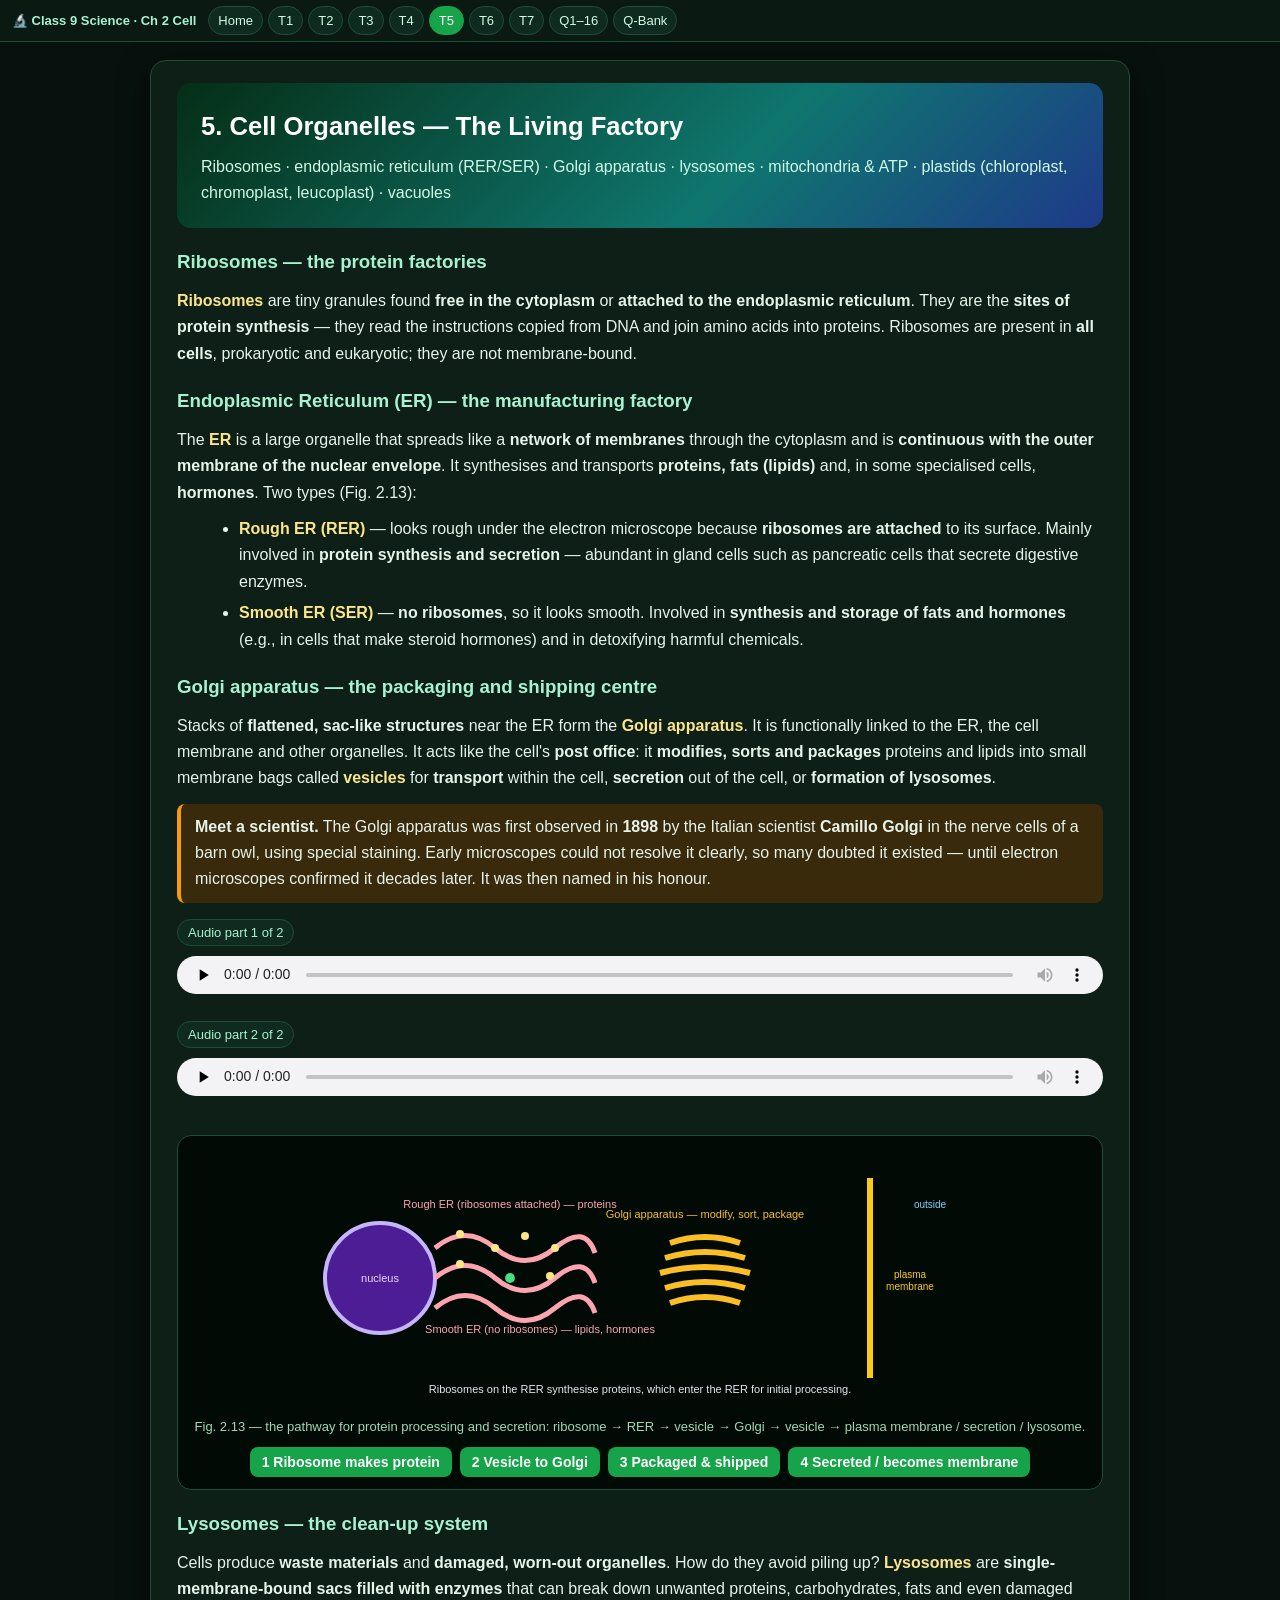
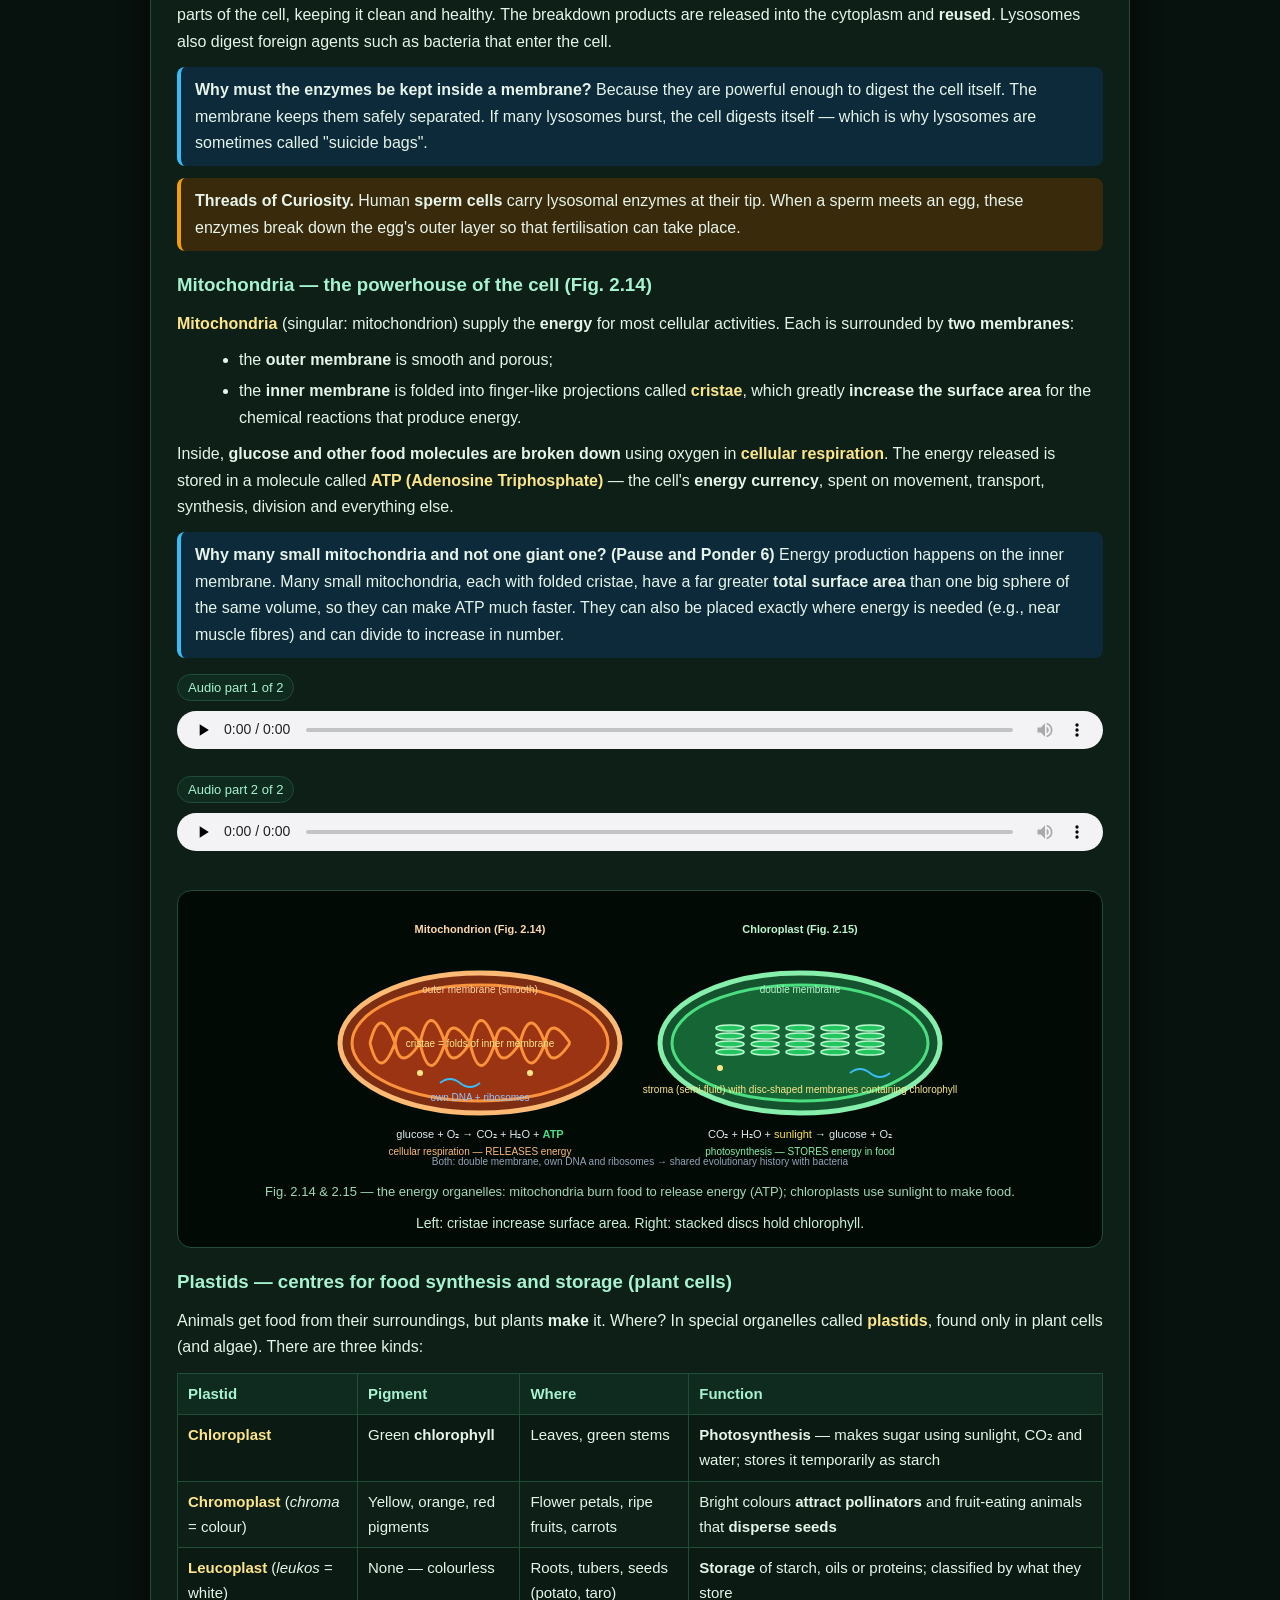
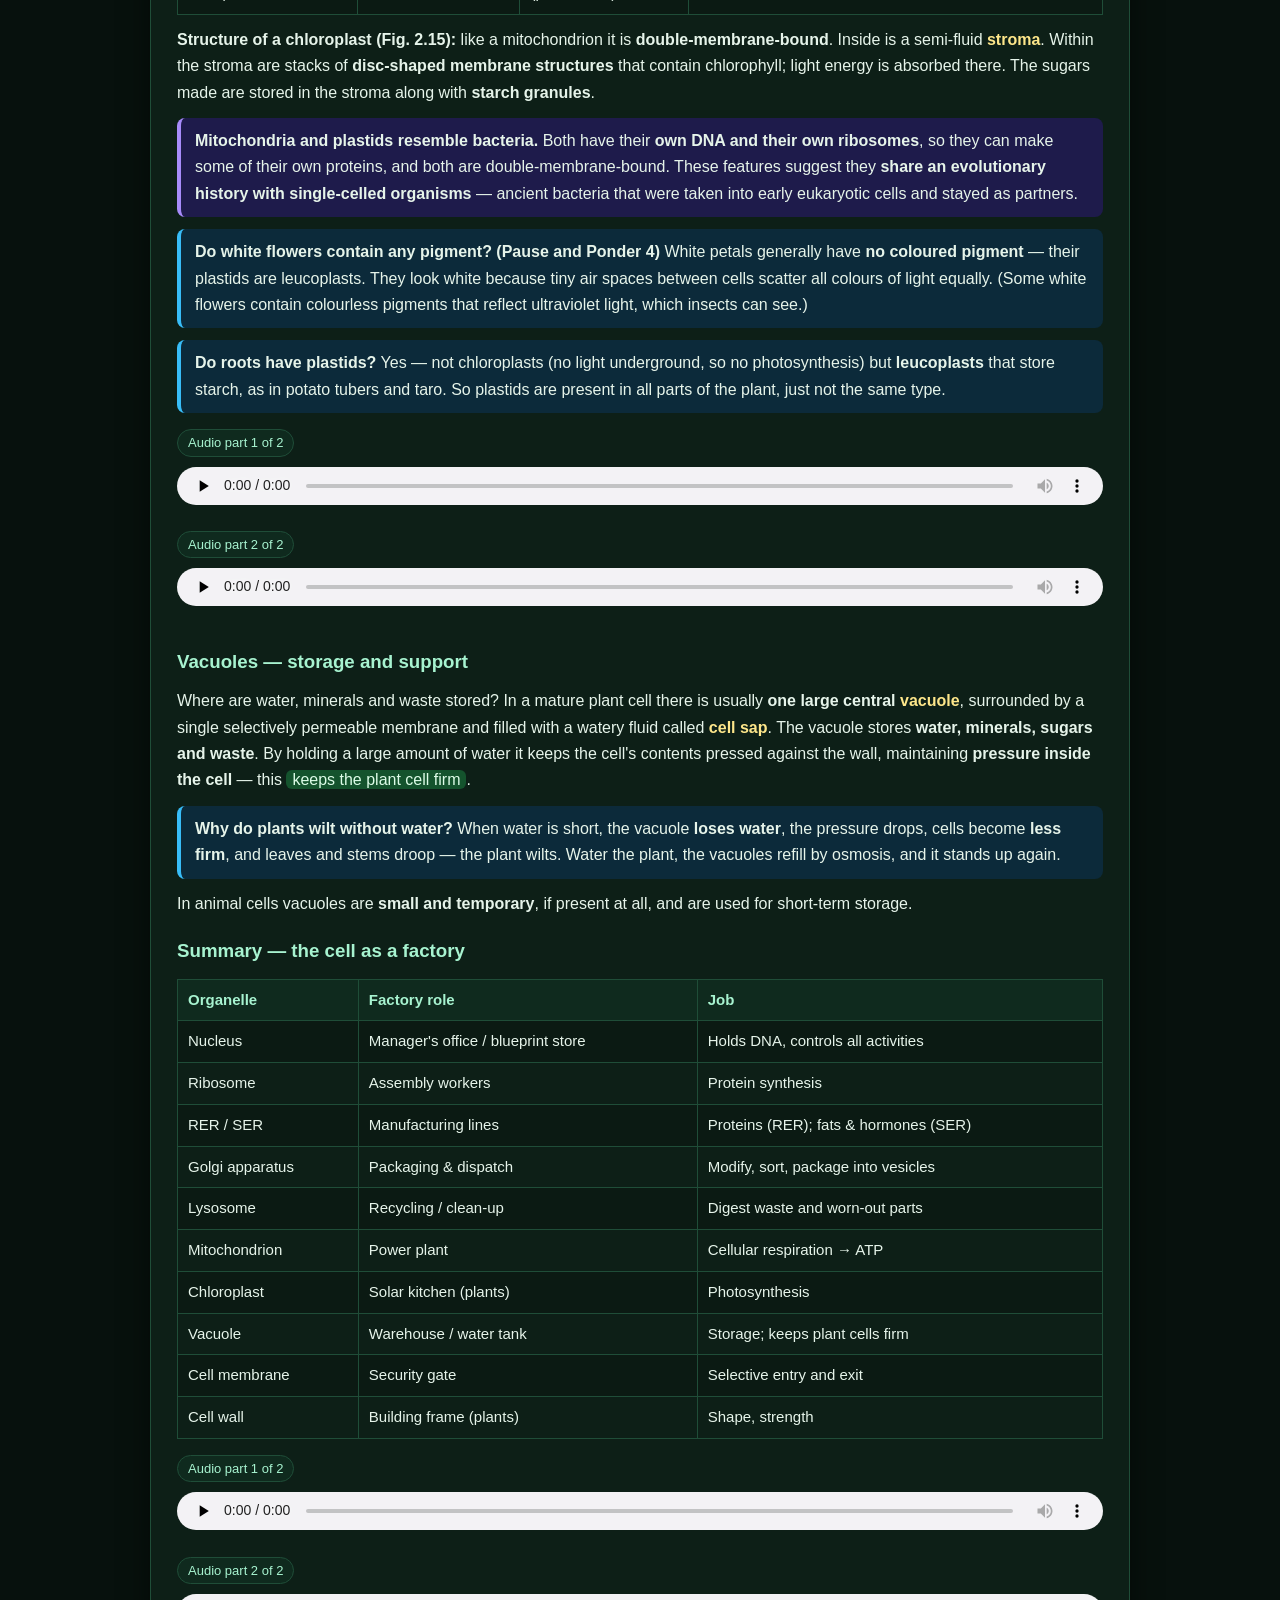
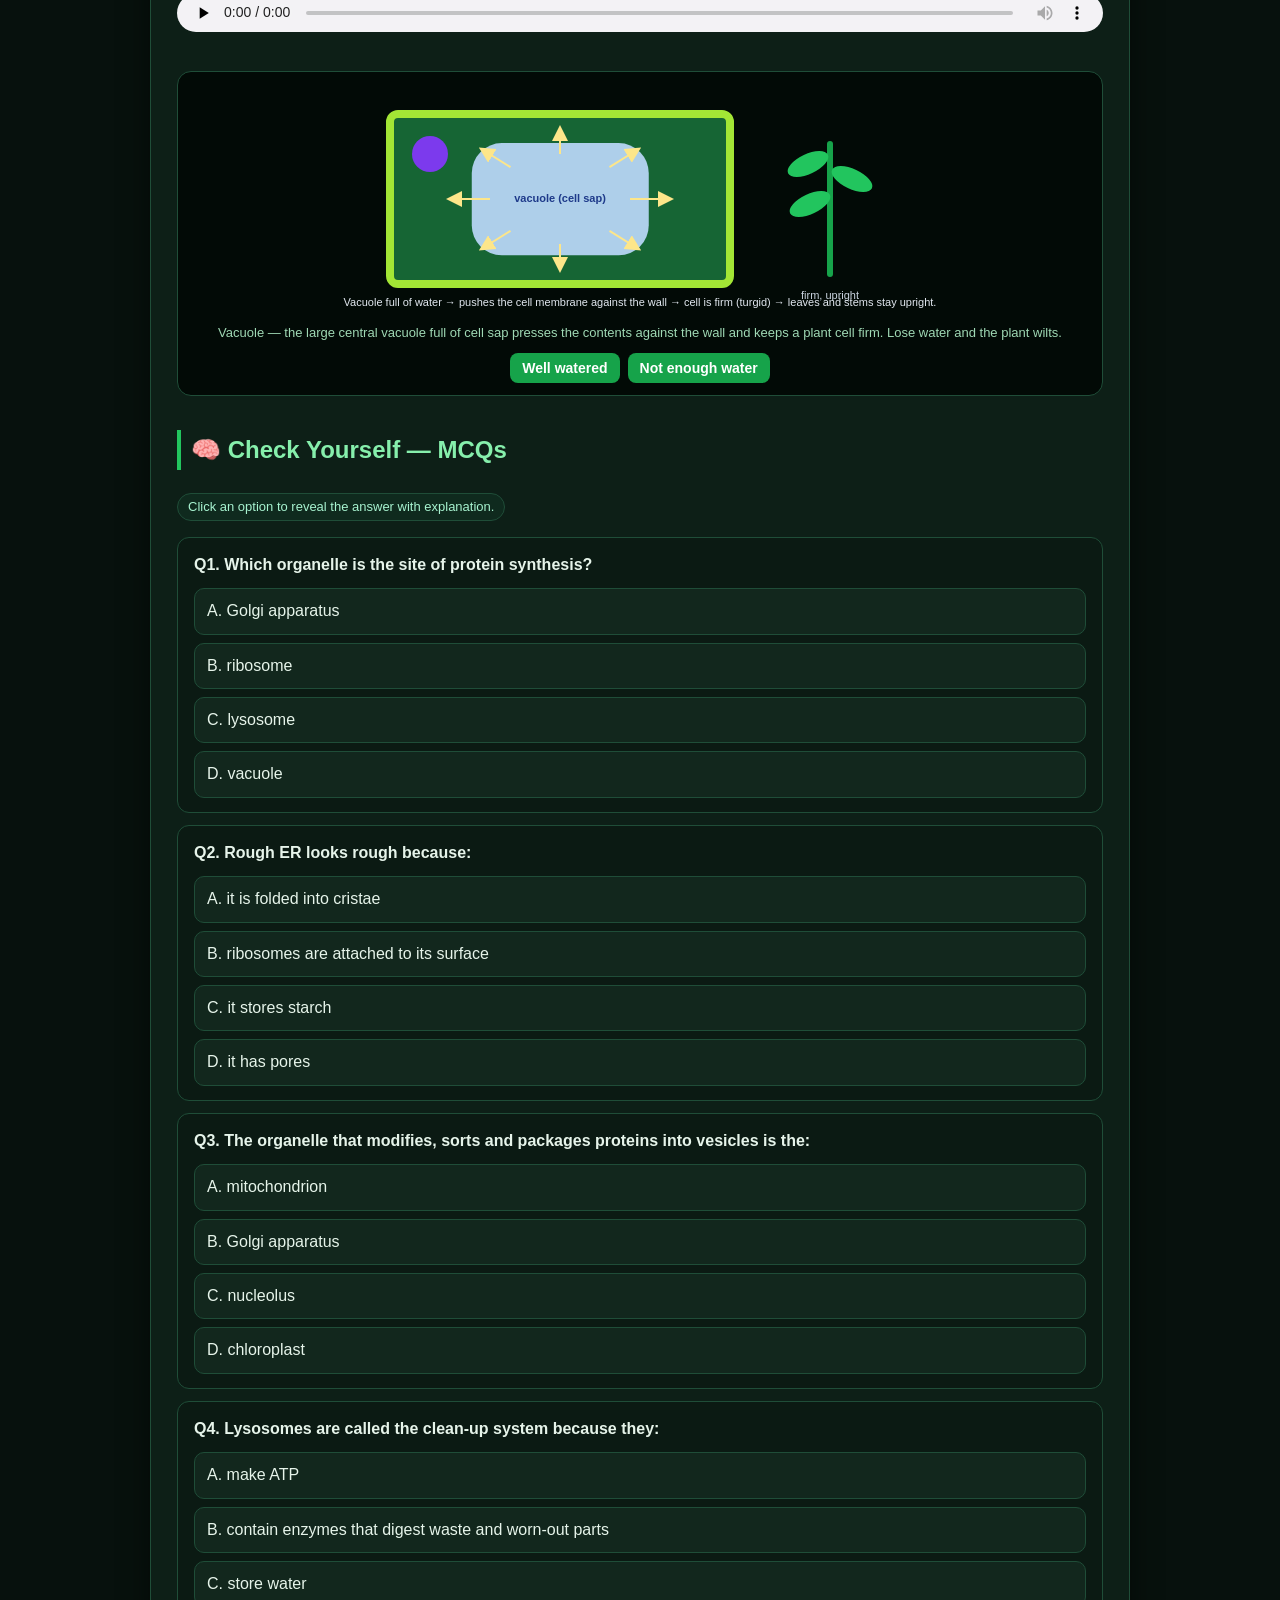
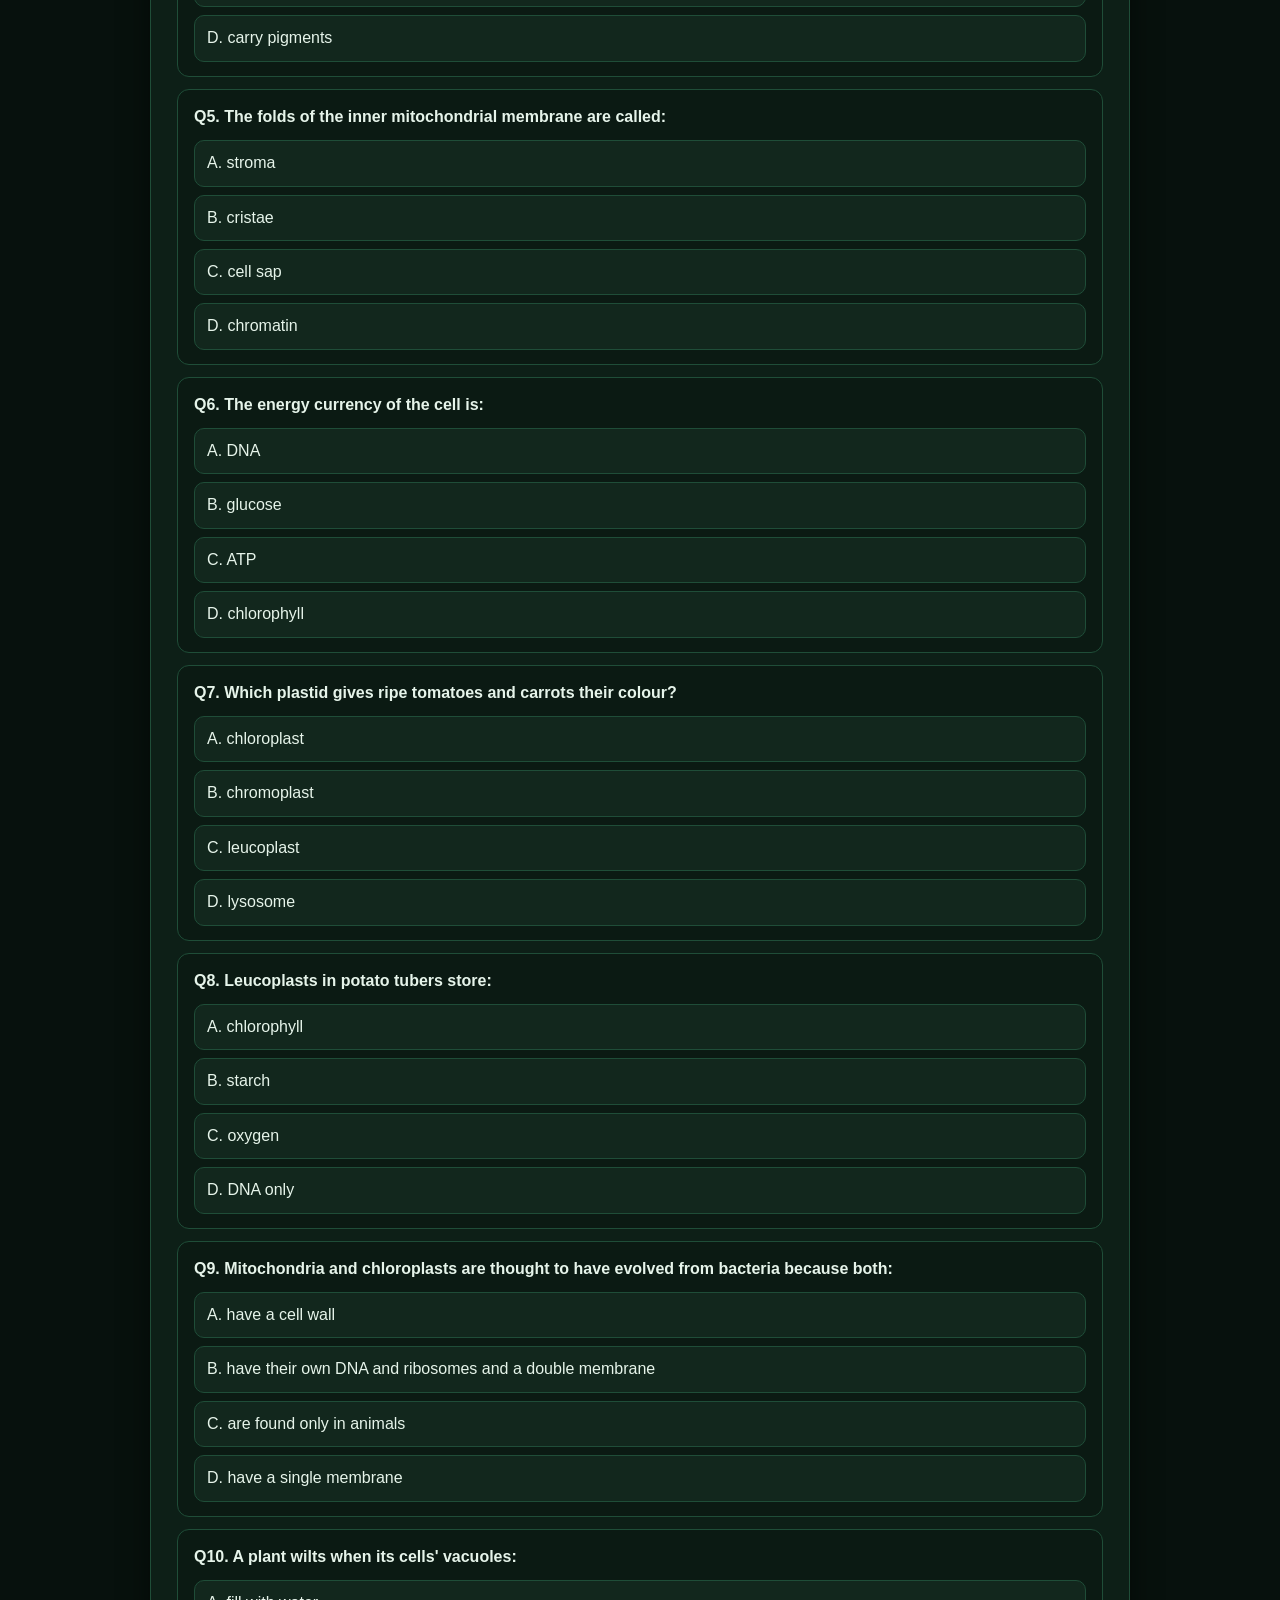
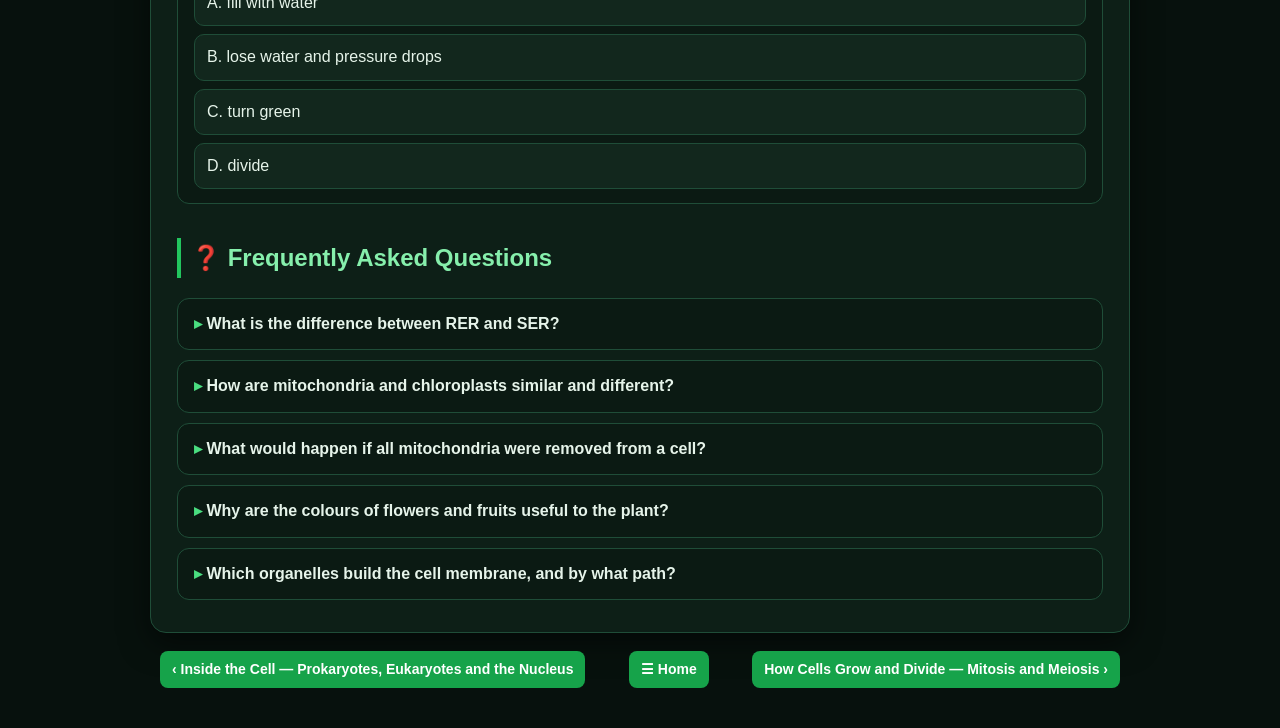
<file: t5.html>
<!DOCTYPE html><html lang="en"><head><meta charset="utf-8"><meta name="viewport" content="width=device-width,initial-scale=1"><title>5. Cell Organelles — The Living Factory</title><link rel="stylesheet" href="style.css"></head><body>
<nav class="nav"><a class="brand" href="index.html">🔬 Class 9 Science · Ch 2 Cell</a><button class="tog" onclick="document.getElementById('menu').classList.toggle('open')">☰ Menu</button><div class="menu" id="menu"><a class="m" href="index.html">Home</a><a class="m" href="t1.html" title="The Cell — Basic Unit of Life, and How We Study It">T1</a><a class="m" href="t2.html" title="The Cell Membrane — Selective Permeability and Osmosis">T2</a><a class="m" href="t3.html" title="The Cell Wall — Plant Cells vs Animal Cells">T3</a><a class="m" href="t4.html" title="Inside the Cell — Prokaryotes, Eukaryotes and the Nucleus">T4</a><a class="m on" href="t5.html" title="Cell Organelles — The Living Factory">T5</a><a class="m" href="t6.html" title="How Cells Grow and Divide — Mitosis and Meiosis">T6</a><a class="m" href="t7.html" title="Cell Theory, Cell Lifespan and Cancer">T7</a><a class="m" href="exercise.html" title="Exercise Q1–Q16">Q1–16</a><a class="m" href="qbank.html" title="Question Bank (140+ Qs)">Q-Bank</a></div></nav>
<main class="card"><div class="hero"><h1>5. Cell Organelles — The Living Factory</h1><p>Ribosomes · endoplasmic reticulum (RER/SER) · Golgi apparatus · lysosomes · mitochondria & ATP · plastids (chloroplast, chromoplast, leucoplast) · vacuoles</p></div><div class="topic"><h3>Ribosomes — the protein factories</h3>
<p><span class="k">Ribosomes</span> are tiny granules found <b>free in the cytoplasm</b> or <b>attached to the endoplasmic reticulum</b>. They are the <b>sites of protein synthesis</b> — they read the instructions copied from DNA and join amino acids into proteins. Ribosomes are present in <b>all cells</b>, prokaryotic and eukaryotic; they are not membrane-bound.</p>
<h3>Endoplasmic Reticulum (ER) — the manufacturing factory</h3>
<p>The <span class="k">ER</span> is a large organelle that spreads like a <b>network of membranes</b> through the cytoplasm and is <b>continuous with the outer membrane of the nuclear envelope</b>. It synthesises and transports <b>proteins, fats (lipids)</b> and, in some specialised cells, <b>hormones</b>. Two types (Fig. 2.13):</p>
<ul><li><span class="k">Rough ER (RER)</span> — looks rough under the electron microscope because <b>ribosomes are attached</b> to its surface. Mainly involved in <b>protein synthesis and secretion</b> — abundant in gland cells such as pancreatic cells that secrete digestive enzymes.</li>
<li><span class="k">Smooth ER (SER)</span> — <b>no ribosomes</b>, so it looks smooth. Involved in <b>synthesis and storage of fats and hormones</b> (e.g., in cells that make steroid hormones) and in detoxifying harmful chemicals.</li></ul>
<h3>Golgi apparatus — the packaging and shipping centre</h3>
<p>Stacks of <b>flattened, sac-like structures</b> near the ER form the <span class="k">Golgi apparatus</span>. It is functionally linked to the ER, the cell membrane and other organelles. It acts like the cell's <b>post office</b>: it <b>modifies, sorts and packages</b> proteins and lipids into small membrane bags called <span class="k">vesicles</span> for <b>transport</b> within the cell, <b>secretion</b> out of the cell, or <b>formation of lysosomes</b>.</p>
<div class="note"><b>Meet a scientist.</b> The Golgi apparatus was first observed in <b>1898</b> by the Italian scientist <b>Camillo Golgi</b> in the nerve cells of a barn owl, using special staining. Early microscopes could not resolve it clearly, so many doubted it existed — until electron microscopes confirmed it decades later. It was then named in his honour.</div><div class="chip">Audio part 1 of 2</div><audio class="audio" controls preload="none" src="audio/t_t5_p1a.mp3"></audio><div class="chip">Audio part 2 of 2</div><audio class="audio" controls preload="none" src="audio/t_t5_p1b.mp3"></audio><div class="anim"><svg viewBox="0 0 660 260" width="660" height="260" xmlns="http://www.w3.org/2000/svg" font-size="11">
<circle cx="70" cy="130" r="55" fill="#4c1d95" stroke="#c4b5fd" stroke-width="4"/><text x="70" y="134" text-anchor="middle" fill="#e9d5ff">nucleus</text>
<g stroke="#fda4af" stroke-width="5" fill="none"><path d="M125 100 q30 -25 60 0 t60 0 t40 5"/><path d="M125 130 q30 -25 60 0 t60 0 t40 5"/><path d="M125 160 q30 -25 60 0 t60 0 t40 5"/></g>
<g id="pwRibo" fill="#fde68a"><circle cx="150" cy="86" r="4"/><circle cx="185" cy="100" r="4"/><circle cx="215" cy="88" r="4"/><circle cx="245" cy="100" r="4"/><circle cx="150" cy="116" r="4"/><circle cx="200" cy="130" r="4"/><circle cx="240" cy="128" r="4"/></g>
<text x="200" y="60" text-anchor="middle" fill="#fda4af">Rough ER (ribosomes attached) — proteins</text>
<text x="230" y="185" text-anchor="middle" fill="#fda4af">Smooth ER (no ribosomes) — lipids, hormones</text>
<g stroke="#fbbf24" stroke-width="6" fill="none"><path d="M360 95 q35 -12 70 0"/><path d="M355 110 q40 -12 80 0"/><path d="M350 125 q45 -12 90 0"/><path d="M355 140 q40 -12 80 0"/><path d="M360 155 q35 -12 70 0"/></g>
<text x="395" y="70" text-anchor="middle" fill="#fbbf24">Golgi apparatus — modify, sort, package</text>
<line x1="560" y1="30" x2="560" y2="230" stroke="#facc15" stroke-width="6"/><text x="600" y="130" text-anchor="middle" fill="#facc15" font-size="10">plasma</text><text x="600" y="142" text-anchor="middle" fill="#facc15" font-size="10">membrane</text>
<text x="620" y="60" text-anchor="middle" fill="#7dd3fc" font-size="10">outside</text>
<g id="pwV"></g>
<text id="pwT" x="330" y="245" text-anchor="middle" fill="#e2e8f0"></text>
</svg><div class="cap">Fig. 2.13 — the pathway for protein processing and secretion: ribosome → RER → vesicle → Golgi → vesicle → plasma membrane / secretion / lysosome.</div><div class=ctl><button onclick="pw(0)">1 Ribosome makes protein</button><button onclick="pw(1)">2 Vesicle to Golgi</button><button onclick="pw(2)">3 Packaged & shipped</button><button onclick="pw(3)">4 Secreted / becomes membrane</button>
<script>function pw(s){var h='';if(s>=0)h+='<circle cx="200" cy="130" r="6" fill="#4ade80"><animate attributeName="r" values="4;7;4" dur="1s" repeatCount="indefinite"/></circle>';if(s>=1)h+='<circle cx="315" cy="115" r="12" fill="#fecdd3" stroke="#fda4af" stroke-width="2"/><circle cx="315" cy="115" r="5" fill="#4ade80"/><line x1="290" y1="115" x2="340" y2="115" stroke="#e2e8f0" stroke-dasharray="4 3" style="animation:flow 1s linear infinite"/>';if(s>=2)h+='<circle cx="470" cy="100" r="12" fill="#fef3c7" stroke="#fbbf24" stroke-width="2"/><circle cx="470" cy="100" r="5" fill="#4ade80"/><circle cx="470" cy="160" r="12" fill="#a5f3fc" stroke="#22d3ee" stroke-width="2"/><text x="470" y="185" text-anchor="middle" fill="#a5f3fc" font-size="10">→ lysosome</text><line x1="445" y1="100" x2="500" y2="100" stroke="#e2e8f0" stroke-dasharray="4 3" style="animation:flow 1s linear infinite"/>';if(s>=3)h+='<path d="M545 90 q15 10 0 20" fill="#fef3c7" stroke="#fbbf24" stroke-width="2"/><circle cx="600" cy="100" r="5" fill="#4ade80"/><circle cx="620" cy="90" r="5" fill="#4ade80"/><text x="600" y="80" text-anchor="middle" fill="#4ade80" font-size="10">secreted</text>';document.getElementById('pwV').innerHTML=h;document.getElementById('pwT').textContent=['Ribosomes on the RER synthesise proteins, which enter the RER for initial processing.','The RER pinches off a transport vesicle carrying the protein to the Golgi apparatus.','Golgi modifies, sorts and packages proteins/lipids into vesicles — for secretion, for the membrane, or to make lysosomes.','Vesicles fuse with the plasma membrane: contents are secreted outside and the vesicle membrane becomes part of the cell membrane.'][s];}pw(0);</script></div></div><h3>Lysosomes — the clean-up system</h3>
<p>Cells produce <b>waste materials</b> and <b>damaged, worn-out organelles</b>. How do they avoid piling up? <span class="k">Lysosomes</span> are <b>single-membrane-bound sacs filled with enzymes</b> that can break down unwanted proteins, carbohydrates, fats and even damaged parts of the cell, keeping it clean and healthy. The breakdown products are released into the cytoplasm and <b>reused</b>. Lysosomes also digest foreign agents such as bacteria that enter the cell.</p>
<div class="why"><b>Why must the enzymes be kept inside a membrane?</b> Because they are powerful enough to digest the cell itself. The membrane keeps them safely separated. If many lysosomes burst, the cell digests itself — which is why lysosomes are sometimes called "suicide bags".</div>
<div class="note"><b>Threads of Curiosity.</b> Human <b>sperm cells</b> carry lysosomal enzymes at their tip. When a sperm meets an egg, these enzymes break down the egg's outer layer so that fertilisation can take place.</div>
<h3>Mitochondria — the powerhouse of the cell (Fig. 2.14)</h3>
<p><span class="k">Mitochondria</span> (singular: mitochondrion) supply the <b>energy</b> for most cellular activities. Each is surrounded by <b>two membranes</b>:</p>
<ul><li>the <b>outer membrane</b> is smooth and porous;</li><li>the <b>inner membrane</b> is folded into finger-like projections called <span class="k">cristae</span>, which greatly <b>increase the surface area</b> for the chemical reactions that produce energy.</li></ul>
<p>Inside, <b>glucose and other food molecules are broken down</b> using oxygen in <span class="k">cellular respiration</span>. The energy released is stored in a molecule called <span class="k">ATP (Adenosine Triphosphate)</span> — the cell's <b>energy currency</b>, spent on movement, transport, synthesis, division and everything else.</p>
<div class="why"><b>Why many small mitochondria and not one giant one? (Pause and Ponder 6)</b> Energy production happens on the inner membrane. Many small mitochondria, each with folded cristae, have a far greater <b>total surface area</b> than one big sphere of the same volume, so they can make ATP much faster. They can also be placed exactly where energy is needed (e.g., near muscle fibres) and can divide to increase in number.</div><div class="chip">Audio part 1 of 2</div><audio class="audio" controls preload="none" src="audio/t_t5_p2a.mp3"></audio><div class="chip">Audio part 2 of 2</div><audio class="audio" controls preload="none" src="audio/t_t5_p2b.mp3"></audio><div class="anim"><svg viewBox="0 0 660 270" width="660" height="270" xmlns="http://www.w3.org/2000/svg" font-size="11">
<g transform="translate(20,30)">
<text x="150" y="0" text-anchor="middle" fill="#fed7aa" font-weight="700">Mitochondrion (Fig. 2.14)</text>
<ellipse cx="150" cy="110" rx="140" ry="70" fill="#7c2d12" stroke="#fdba74" stroke-width="5"/><ellipse cx="150" cy="110" rx="128" ry="58" fill="#9a3412" stroke="#fb923c" stroke-width="3"/>
<g fill="#9a3412" stroke="#fb923c" stroke-width="3"><path d="M40 110 q10 -40 25 0 q5 -30 25 0 q10 -45 25 0 q5 -30 25 0 q10 -45 25 0 q5 -30 25 0 q10 -40 25 0 q5 -30 25 0" /><path d="M40 110 q10 40 25 0 q5 30 25 0 q10 45 25 0 q5 30 25 0 q10 45 25 0 q5 30 25 0 q10 40 25 0 q5 30 25 0" /></g>
<text x="150" y="60" text-anchor="middle" fill="#fed7aa" font-size="10">outer membrane (smooth)</text><text x="150" y="114" text-anchor="middle" fill="#fde68a" font-size="10">cristae = folds of inner membrane</text>
<circle cx="90" cy="140" r="3" fill="#fde68a"/><circle cx="200" cy="140" r="3" fill="#fde68a"/><path d="M110 150 q10 -8 20 0 t20 0" fill="none" stroke="#38bdf8" stroke-width="2"/><text x="150" y="168" text-anchor="middle" fill="#93c5fd" font-size="10">own DNA + ribosomes</text>
<text x="150" y="205" text-anchor="middle" fill="#e2e8f0">glucose + O₂ → CO₂ + H₂O + <tspan fill="#4ade80" font-weight="700">ATP</tspan></text><text x="150" y="222" text-anchor="middle" fill="#fdba74" font-size="10">cellular respiration — RELEASES energy</text>
</g>
<g transform="translate(340,30)">
<text x="150" y="0" text-anchor="middle" fill="#bbf7d0" font-weight="700">Chloroplast (Fig. 2.15)</text>
<ellipse cx="150" cy="110" rx="140" ry="70" fill="#14532d" stroke="#86efac" stroke-width="5"/><ellipse cx="150" cy="110" rx="128" ry="58" fill="#166534" stroke="#4ade80" stroke-width="3"/>
<g fill="#22c55e" stroke="#bbf7d0" stroke-width="1.5"><g id="gr1"></g></g>
<text x="150" y="60" text-anchor="middle" fill="#bbf7d0" font-size="10">double membrane</text><text x="150" y="160" text-anchor="middle" fill="#fde68a" font-size="10">stroma (semi-fluid) with disc-shaped membranes containing chlorophyll</text>
<circle cx="70" cy="135" r="3" fill="#fde68a"/><path d="M200 140 q10 -8 20 0 t20 0" fill="none" stroke="#38bdf8" stroke-width="2"/>
<text x="150" y="205" text-anchor="middle" fill="#e2e8f0">CO₂ + H₂O + <tspan fill="#fde047">sunlight</tspan> → glucose + O₂</text><text x="150" y="222" text-anchor="middle" fill="#86efac" font-size="10">photosynthesis — STORES energy in food</text>
</g>
<text x="330" y="262" text-anchor="middle" fill="#94a3b8" font-size="10">Both: double membrane, own DNA and ribosomes → shared evolutionary history with bacteria</text>
</svg><div class="cap">Fig. 2.14 & 2.15 — the energy organelles: mitochondria burn food to release energy (ATP); chloroplasts use sunlight to make food.</div><div class=ctl><span>Left: cristae increase surface area. Right: stacked discs hold chlorophyll.</span><script>(function(){var h='';for(var i=0;i<5;i++){var x=80+i*35;for(var j=0;j<4;j++)h+='<ellipse cx="'+x+'" cy="'+(95+j*8)+'" rx="14" ry="3"/>';}document.getElementById('gr1').innerHTML=h;})();</script></div></div><h3>Plastids — centres for food synthesis and storage (plant cells)</h3>
<p>Animals get food from their surroundings, but plants <b>make</b> it. Where? In special organelles called <span class="k">plastids</span>, found only in plant cells (and algae). There are three kinds:</p>
<table class="t"><tr><th>Plastid</th><th>Pigment</th><th>Where</th><th>Function</th></tr>
<tr><td><span class="k">Chloroplast</span></td><td>Green <b>chlorophyll</b></td><td>Leaves, green stems</td><td><b>Photosynthesis</b> — makes sugar using sunlight, CO₂ and water; stores it temporarily as starch</td></tr>
<tr><td><span class="k">Chromoplast</span> (<i>chroma</i> = colour)</td><td>Yellow, orange, red pigments</td><td>Flower petals, ripe fruits, carrots</td><td>Bright colours <b>attract pollinators</b> and fruit-eating animals that <b>disperse seeds</b></td></tr>
<tr><td><span class="k">Leucoplast</span> (<i>leukos</i> = white)</td><td>None — colourless</td><td>Roots, tubers, seeds (potato, taro)</td><td><b>Storage</b> of starch, oils or proteins; classified by what they store</td></tr></table>
<p><b>Structure of a chloroplast (Fig. 2.15):</b> like a mitochondrion it is <b>double-membrane-bound</b>. Inside is a semi-fluid <span class="k">stroma</span>. Within the stroma are stacks of <b>disc-shaped membrane structures</b> that contain chlorophyll; light energy is absorbed there. The sugars made are stored in the stroma along with <b>starch granules</b>.</p>
<div class="def"><b>Mitochondria and plastids resemble bacteria.</b> Both have their <b>own DNA and their own ribosomes</b>, so they can make some of their own proteins, and both are double-membrane-bound. These features suggest they <b>share an evolutionary history with single-celled organisms</b> — ancient bacteria that were taken into early eukaryotic cells and stayed as partners.</div>
<div class="why"><b>Do white flowers contain any pigment? (Pause and Ponder 4)</b> White petals generally have <b>no coloured pigment</b> — their plastids are leucoplasts. They look white because tiny air spaces between cells scatter all colours of light equally. (Some white flowers contain colourless pigments that reflect ultraviolet light, which insects can see.)</div>
<div class="why"><b>Do roots have plastids?</b> Yes — not chloroplasts (no light underground, so no photosynthesis) but <b>leucoplasts</b> that store starch, as in potato tubers and taro. So plastids are present in all parts of the plant, just not the same type.</div><div class="chip">Audio part 1 of 2</div><audio class="audio" controls preload="none" src="audio/t_t5_p3a.mp3"></audio><div class="chip">Audio part 2 of 2</div><audio class="audio" controls preload="none" src="audio/t_t5_p3b.mp3"></audio><h3>Vacuoles — storage and support</h3>
<p>Where are water, minerals and waste stored? In a mature plant cell there is usually <b>one large central</b> <span class="k">vacuole</span>, surrounded by a single selectively permeable membrane and filled with a watery fluid called <span class="k">cell sap</span>. The vacuole stores <b>water, minerals, sugars and waste</b>. By holding a large amount of water it keeps the cell's contents pressed against the wall, maintaining <b>pressure inside the cell</b> — this <span class="hl">keeps the plant cell firm</span>.</p>
<div class="why"><b>Why do plants wilt without water?</b> When water is short, the vacuole <b>loses water</b>, the pressure drops, cells become <b>less firm</b>, and leaves and stems droop — the plant wilts. Water the plant, the vacuoles refill by osmosis, and it stands up again.</div>
<p>In animal cells vacuoles are <b>small and temporary</b>, if present at all, and are used for short-term storage.</p>
<h3>Summary — the cell as a factory</h3>
<table class="t"><tr><th>Organelle</th><th>Factory role</th><th>Job</th></tr>
<tr><td>Nucleus</td><td>Manager's office / blueprint store</td><td>Holds DNA, controls all activities</td></tr>
<tr><td>Ribosome</td><td>Assembly workers</td><td>Protein synthesis</td></tr>
<tr><td>RER / SER</td><td>Manufacturing lines</td><td>Proteins (RER); fats & hormones (SER)</td></tr>
<tr><td>Golgi apparatus</td><td>Packaging & dispatch</td><td>Modify, sort, package into vesicles</td></tr>
<tr><td>Lysosome</td><td>Recycling / clean-up</td><td>Digest waste and worn-out parts</td></tr>
<tr><td>Mitochondrion</td><td>Power plant</td><td>Cellular respiration → ATP</td></tr>
<tr><td>Chloroplast</td><td>Solar kitchen (plants)</td><td>Photosynthesis</td></tr>
<tr><td>Vacuole</td><td>Warehouse / water tank</td><td>Storage; keeps plant cells firm</td></tr>
<tr><td>Cell membrane</td><td>Security gate</td><td>Selective entry and exit</td></tr>
<tr><td>Cell wall</td><td>Building frame (plants)</td><td>Shape, strength</td></tr></table><div class="chip">Audio part 1 of 2</div><audio class="audio" controls preload="none" src="audio/t_t5_p4a.mp3"></audio><div class="chip">Audio part 2 of 2</div><audio class="audio" controls preload="none" src="audio/t_t5_p4b.mp3"></audio><div class="anim"><svg viewBox="0 0 620 230" width="620" height="230" xmlns="http://www.w3.org/2000/svg" font-size="11">
<g id="vcG"></g><text id="vcT" x="310" y="222" text-anchor="middle" fill="#e2e8f0"></text>
</svg><div class="cap">Vacuole — the large central vacuole full of cell sap presses the contents against the wall and keeps a plant cell firm. Lose water and the plant wilts.</div><div class=ctl><button onclick="vc(1)">Well watered</button><button onclick="vc(0)">Not enough water</button>
<script>function vc(w){var h='';var vr=w?[150,95]:[80,50];h+='<rect x="60" y="30" width="340" height="170" rx="8" fill="#166534" stroke="#a3e635" stroke-width="8"/><rect x="'+(230-vr[0]/1.7)+'" y="'+(115-vr[1]/1.7)+'" width="'+(vr[0]*1.18)+'" height="'+(vr[1]*1.18)+'" rx="30" fill="#bfdbfe" opacity=".9"/><text x="230" y="118" text-anchor="middle" fill="#1e3a8a" font-weight="700">vacuole (cell sap)</text><circle cx="100" cy="70" r="18" fill="#7c3aed"/>';
if(w){for(var i=0;i<8;i++){var a=i*Math.PI/4;h+='<line x1="'+(230+Math.cos(a)*70)+'" y1="'+(115+Math.sin(a)*45)+'" x2="'+(230+Math.cos(a)*110)+'" y2="'+(115+Math.sin(a)*70)+'" stroke="#fde68a" stroke-width="2" marker-end="url(#vcA)"/>';}h+='<defs><marker id="vcA" markerWidth="8" markerHeight="8" refX="6" refY="4" orient="auto"><path d="M0,0 L8,4 L0,8z" fill="#fde68a"/></marker></defs>';}
h+='<g transform="translate(500,40)"><line x1="0" y1="150" x2="0" y2="'+(w?20:60)+'" stroke="#16a34a" stroke-width="6" stroke-linecap="round"/>';if(w)h+='<ellipse cx="-22" cy="40" rx="22" ry="10" fill="#22c55e" transform="rotate(-25 -22 40)"/><ellipse cx="22" cy="55" rx="22" ry="10" fill="#22c55e" transform="rotate(25 22 55)"/><ellipse cx="-20" cy="80" rx="22" ry="10" fill="#22c55e" transform="rotate(-25 -20 80)"/>';else h+='<path d="M0 60 q-30 20 -35 55" stroke="#65a30d" stroke-width="5" fill="none" stroke-linecap="round"/><ellipse cx="-35" cy="118" rx="16" ry="7" fill="#a3a300" transform="rotate(70 -35 118)"/><path d="M0 80 q30 20 32 55" stroke="#65a30d" stroke-width="5" fill="none" stroke-linecap="round"/><ellipse cx="32" cy="138" rx="16" ry="7" fill="#a3a300" transform="rotate(-70 32 138)"/>';h+='<text x="0" y="175" text-anchor="middle" fill="#cbd5e1">'+(w?'firm, upright':'wilted')+'</text></g>';
document.getElementById('vcG').innerHTML=h;document.getElementById('vcT').textContent=w?'Vacuole full of water → pushes the cell membrane against the wall → cell is firm (turgid) → leaves and stems stay upright.':'Vacuole loses water → less pressure → cells become less firm → the plant wilts.';}vc(1);</script></div></div></div><h2 id="mcq">🧠 Check Yourself — MCQs</h2><p class="chip">Click an option to reveal the answer with explanation.</p><div class="mcq"><div class="q">Q1. Which organelle is the site of protein synthesis?</div><div class="opts"><div class="opt" data-ok="0" onclick="pick(this,0)">A. Golgi apparatus</div><div class="opt" data-ok="1" onclick="pick(this,1)">B. ribosome</div><div class="opt" data-ok="0" onclick="pick(this,0)">C. lysosome</div><div class="opt" data-ok="0" onclick="pick(this,0)">D. vacuole</div></div><div class="exp" style="display:none"><b>✔ Correct answer: B. ribosome</b><br>Ribosomes, free or on the RER, join amino acids into proteins.</div></div><div class="mcq"><div class="q">Q2. Rough ER looks rough because:</div><div class="opts"><div class="opt" data-ok="0" onclick="pick(this,0)">A. it is folded into cristae</div><div class="opt" data-ok="1" onclick="pick(this,1)">B. ribosomes are attached to its surface</div><div class="opt" data-ok="0" onclick="pick(this,0)">C. it stores starch</div><div class="opt" data-ok="0" onclick="pick(this,0)">D. it has pores</div></div><div class="exp" style="display:none"><b>✔ Correct answer: B. ribosomes are attached to its surface</b><br>Attached ribosomes give RER its rough appearance and its role in protein synthesis; SER has none.</div></div><div class="mcq"><div class="q">Q3. The organelle that modifies, sorts and packages proteins into vesicles is the:</div><div class="opts"><div class="opt" data-ok="0" onclick="pick(this,0)">A. mitochondrion</div><div class="opt" data-ok="1" onclick="pick(this,1)">B. Golgi apparatus</div><div class="opt" data-ok="0" onclick="pick(this,0)">C. nucleolus</div><div class="opt" data-ok="0" onclick="pick(this,0)">D. chloroplast</div></div><div class="exp" style="display:none"><b>✔ Correct answer: B. Golgi apparatus</b><br>The Golgi apparatus is the cell's post office.</div></div><div class="mcq"><div class="q">Q4. Lysosomes are called the clean-up system because they:</div><div class="opts"><div class="opt" data-ok="0" onclick="pick(this,0)">A. make ATP</div><div class="opt" data-ok="1" onclick="pick(this,1)">B. contain enzymes that digest waste and worn-out parts</div><div class="opt" data-ok="0" onclick="pick(this,0)">C. store water</div><div class="opt" data-ok="0" onclick="pick(this,0)">D. carry pigments</div></div><div class="exp" style="display:none"><b>✔ Correct answer: B. contain enzymes that digest waste and worn-out parts</b><br>Single-membrane sacs of enzymes break down unwanted materials; products are reused.</div></div><div class="mcq"><div class="q">Q5. The folds of the inner mitochondrial membrane are called:</div><div class="opts"><div class="opt" data-ok="0" onclick="pick(this,0)">A. stroma</div><div class="opt" data-ok="1" onclick="pick(this,1)">B. cristae</div><div class="opt" data-ok="0" onclick="pick(this,0)">C. cell sap</div><div class="opt" data-ok="0" onclick="pick(this,0)">D. chromatin</div></div><div class="exp" style="display:none"><b>✔ Correct answer: B. cristae</b><br>Cristae increase surface area for the energy-releasing reactions of respiration.</div></div><div class="mcq"><div class="q">Q6. The energy currency of the cell is:</div><div class="opts"><div class="opt" data-ok="0" onclick="pick(this,0)">A. DNA</div><div class="opt" data-ok="0" onclick="pick(this,0)">B. glucose</div><div class="opt" data-ok="1" onclick="pick(this,1)">C. ATP</div><div class="opt" data-ok="0" onclick="pick(this,0)">D. chlorophyll</div></div><div class="exp" style="display:none"><b>✔ Correct answer: C. ATP</b><br>Energy released in cellular respiration is stored in ATP (Adenosine Triphosphate).</div></div><div class="mcq"><div class="q">Q7. Which plastid gives ripe tomatoes and carrots their colour?</div><div class="opts"><div class="opt" data-ok="0" onclick="pick(this,0)">A. chloroplast</div><div class="opt" data-ok="1" onclick="pick(this,1)">B. chromoplast</div><div class="opt" data-ok="0" onclick="pick(this,0)">C. leucoplast</div><div class="opt" data-ok="0" onclick="pick(this,0)">D. lysosome</div></div><div class="exp" style="display:none"><b>✔ Correct answer: B. chromoplast</b><br>Chromoplasts contain yellow, orange and red pigments.</div></div><div class="mcq"><div class="q">Q8. Leucoplasts in potato tubers store:</div><div class="opts"><div class="opt" data-ok="0" onclick="pick(this,0)">A. chlorophyll</div><div class="opt" data-ok="1" onclick="pick(this,1)">B. starch</div><div class="opt" data-ok="0" onclick="pick(this,0)">C. oxygen</div><div class="opt" data-ok="0" onclick="pick(this,0)">D. DNA only</div></div><div class="exp" style="display:none"><b>✔ Correct answer: B. starch</b><br>Leucoplasts are colourless storage plastids; in potato they store starch.</div></div><div class="mcq"><div class="q">Q9. Mitochondria and chloroplasts are thought to have evolved from bacteria because both:</div><div class="opts"><div class="opt" data-ok="0" onclick="pick(this,0)">A. have a cell wall</div><div class="opt" data-ok="1" onclick="pick(this,1)">B. have their own DNA and ribosomes and a double membrane</div><div class="opt" data-ok="0" onclick="pick(this,0)">C. are found only in animals</div><div class="opt" data-ok="0" onclick="pick(this,0)">D. have a single membrane</div></div><div class="exp" style="display:none"><b>✔ Correct answer: B. have their own DNA and ribosomes and a double membrane</b><br>Own DNA + own ribosomes + double membrane suggest a bacterial ancestry.</div></div><div class="mcq"><div class="q">Q10. A plant wilts when its cells' vacuoles:</div><div class="opts"><div class="opt" data-ok="0" onclick="pick(this,0)">A. fill with water</div><div class="opt" data-ok="1" onclick="pick(this,1)">B. lose water and pressure drops</div><div class="opt" data-ok="0" onclick="pick(this,0)">C. turn green</div><div class="opt" data-ok="0" onclick="pick(this,0)">D. divide</div></div><div class="exp" style="display:none"><b>✔ Correct answer: B. lose water and pressure drops</b><br>Less water in the vacuole → less pressure against the wall → cells less firm → drooping.</div></div><h2 id="faq">❓ Frequently Asked Questions</h2><details class="faq"><summary>What is the difference between RER and SER?</summary><p>RER has ribosomes on its surface (rough appearance) and makes and secretes proteins, e.g., in pancreatic cells. SER has no ribosomes (smooth), and makes and stores fats and hormones.</p><div class="ans"><audio class="audio" controls preload="none" src="audio/f_t5_1.mp3"></audio></div></details><details class="faq"><summary>How are mitochondria and chloroplasts similar and different?</summary><p>Similar: both double-membrane-bound, both have their own DNA and ribosomes, both handle energy. Different: mitochondria break down glucose to release energy as ATP (respiration) and are in all eukaryotic cells; chloroplasts use sunlight to make glucose (photosynthesis), contain chlorophyll, and are only in plant cells.</p><div class="ans"><audio class="audio" controls preload="none" src="audio/f_t5_2.mp3"></audio></div></details><details class="faq"><summary>What would happen if all mitochondria were removed from a cell?</summary><p>Cellular respiration would stop, so no ATP would be made. All energy-needing activities — synthesis, transport, movement, division — would halt, and the cell would soon die. A little energy can come from glycolysis in the cytoplasm, but far too little to sustain the cell.</p><div class="ans"><audio class="audio" controls preload="none" src="audio/f_t5_3.mp3"></audio></div></details><details class="faq"><summary>Why are the colours of flowers and fruits useful to the plant?</summary><p>Chromoplast pigments make petals bright to attract insects and birds for pollination, and make ripe fruits colourful to attract animals that eat them and disperse the seeds far away.</p><div class="ans"><audio class="audio" controls preload="none" src="audio/f_t5_4.mp3"></audio></div></details><details class="faq"><summary>Which organelles build the cell membrane, and by what path?</summary><p>Proteins: ribosomes on RER → RER → vesicles → Golgi (modified, packaged) → vesicles → fuse with the plasma membrane. Lipids: made in SER → Golgi → vesicles → plasma membrane. So ribosomes, RER, SER and Golgi together supply the membrane.</p><div class="ans"><audio class="audio" controls preload="none" src="audio/f_t5_5.mp3"></audio></div></details></main><footer class="pn"><a class="btn" href="t4.html">‹ Inside the Cell — Prokaryotes, Eukaryotes and the Nucleus</a><a class="btn" href="index.html">☰ Home</a><a class="btn" href="t6.html">How Cells Grow and Divide — Mitosis and Meiosis ›</a></footer>
<script>
function pick(el,ok){var box=el.parentNode;if(box.dataset.done)return;box.dataset.done=1;box.querySelectorAll('.opt').forEach(function(o){o.classList.add('lock');if(o.dataset.ok=='1')o.classList.add('right');});if(!ok)el.classList.add('wrong');box.nextElementSibling.style.display='block';}
</script></body></html>
</file>
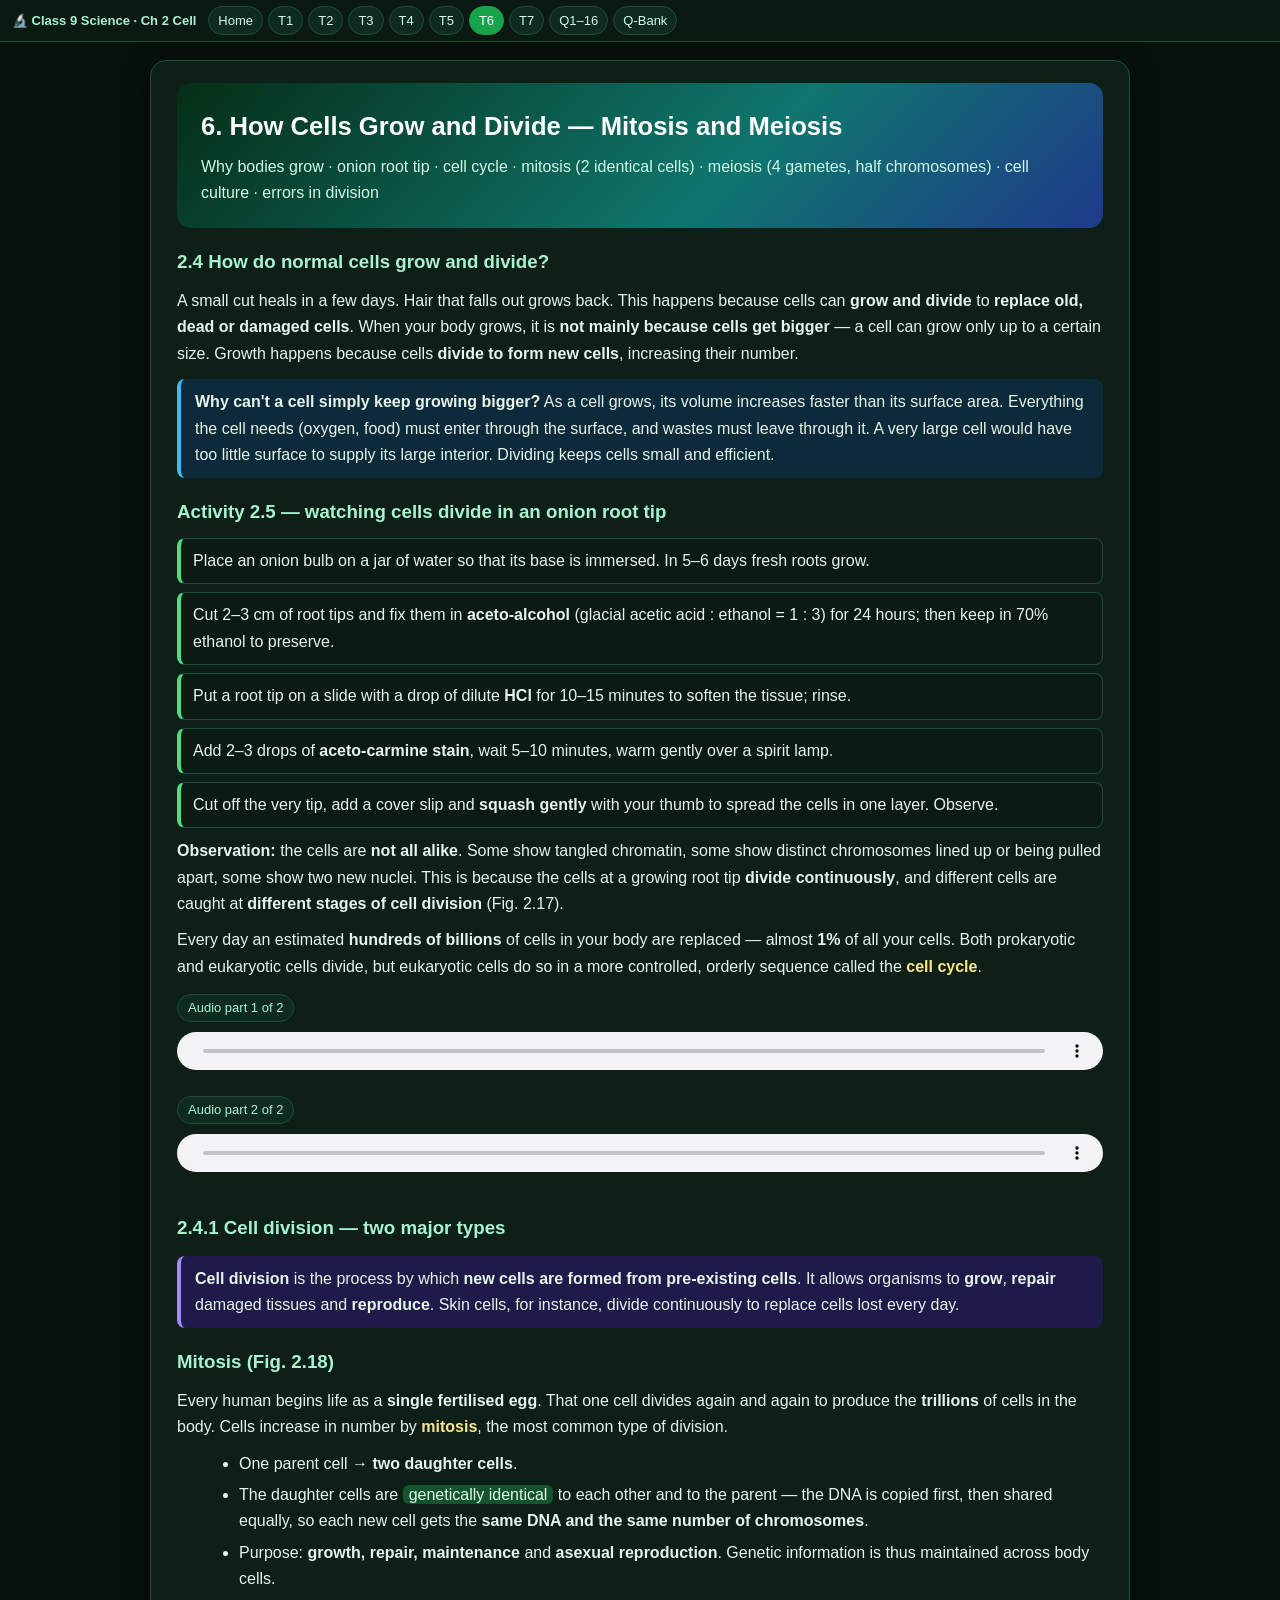
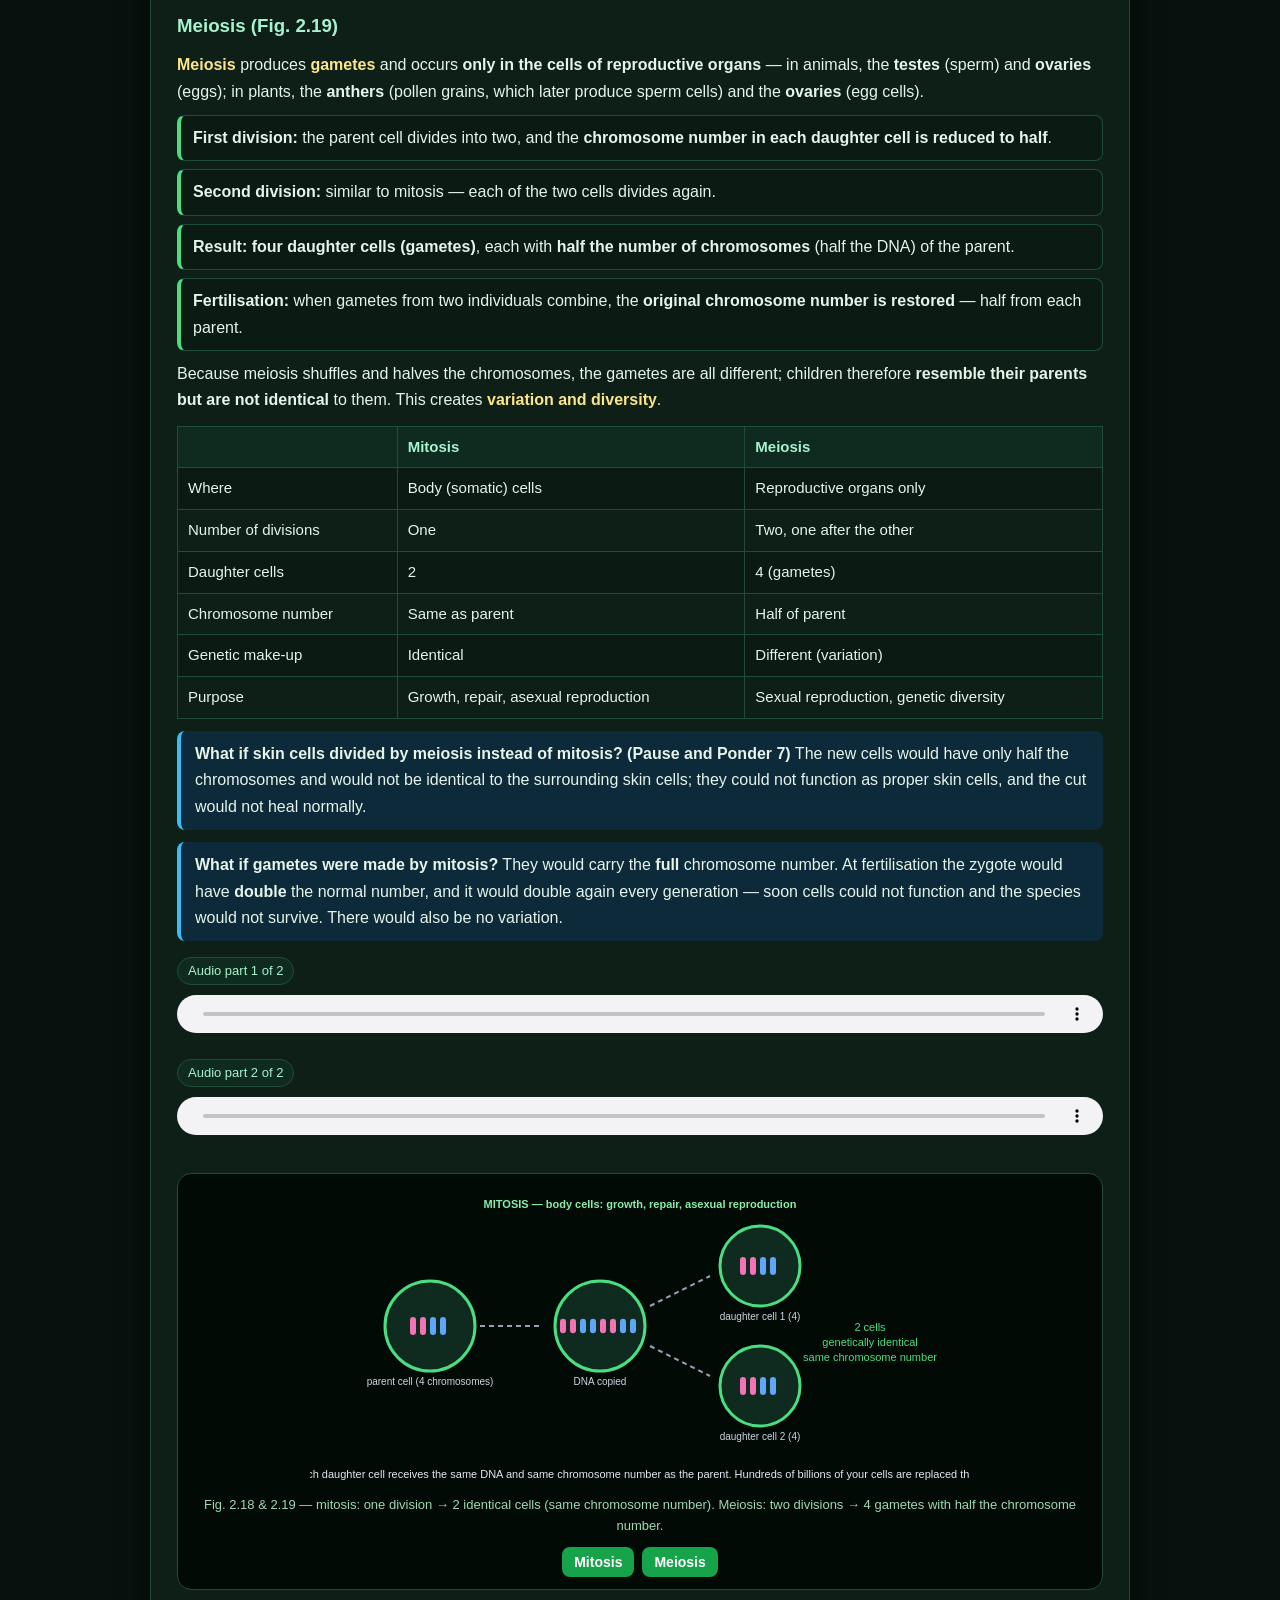
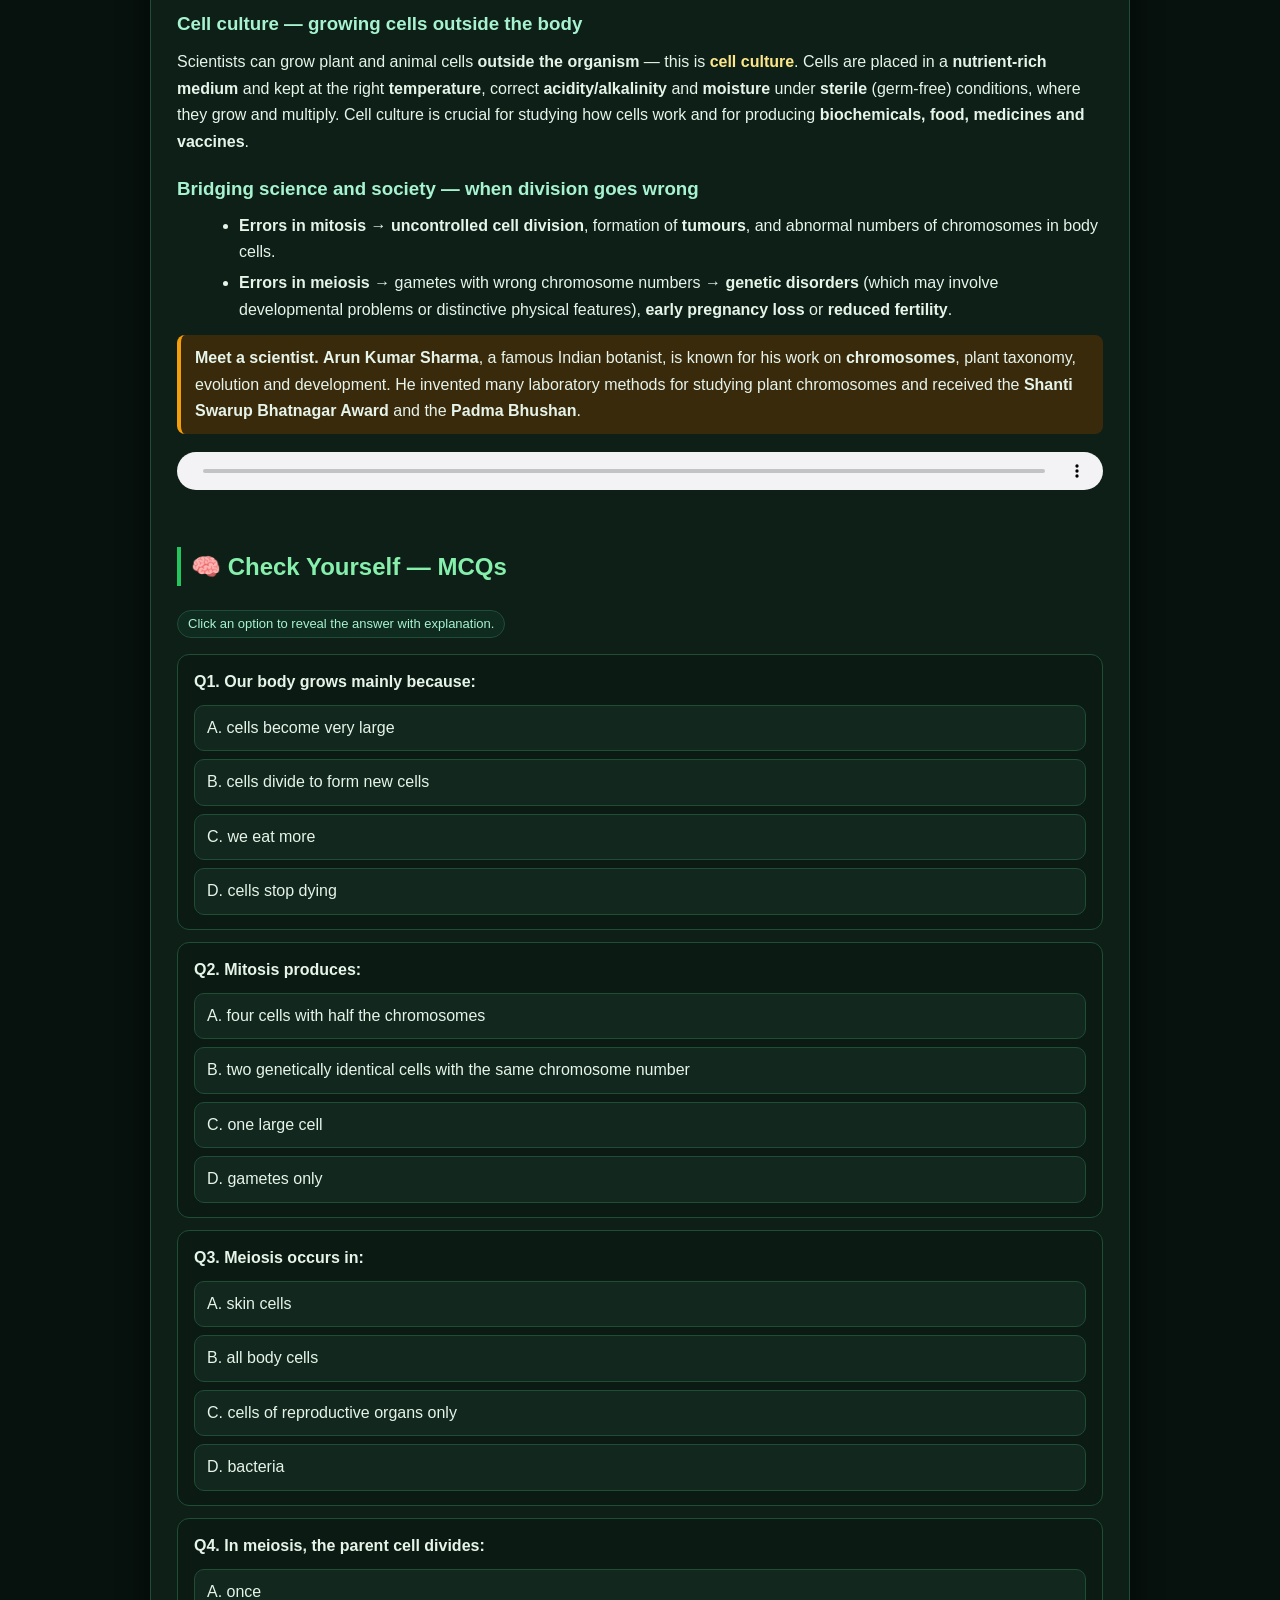
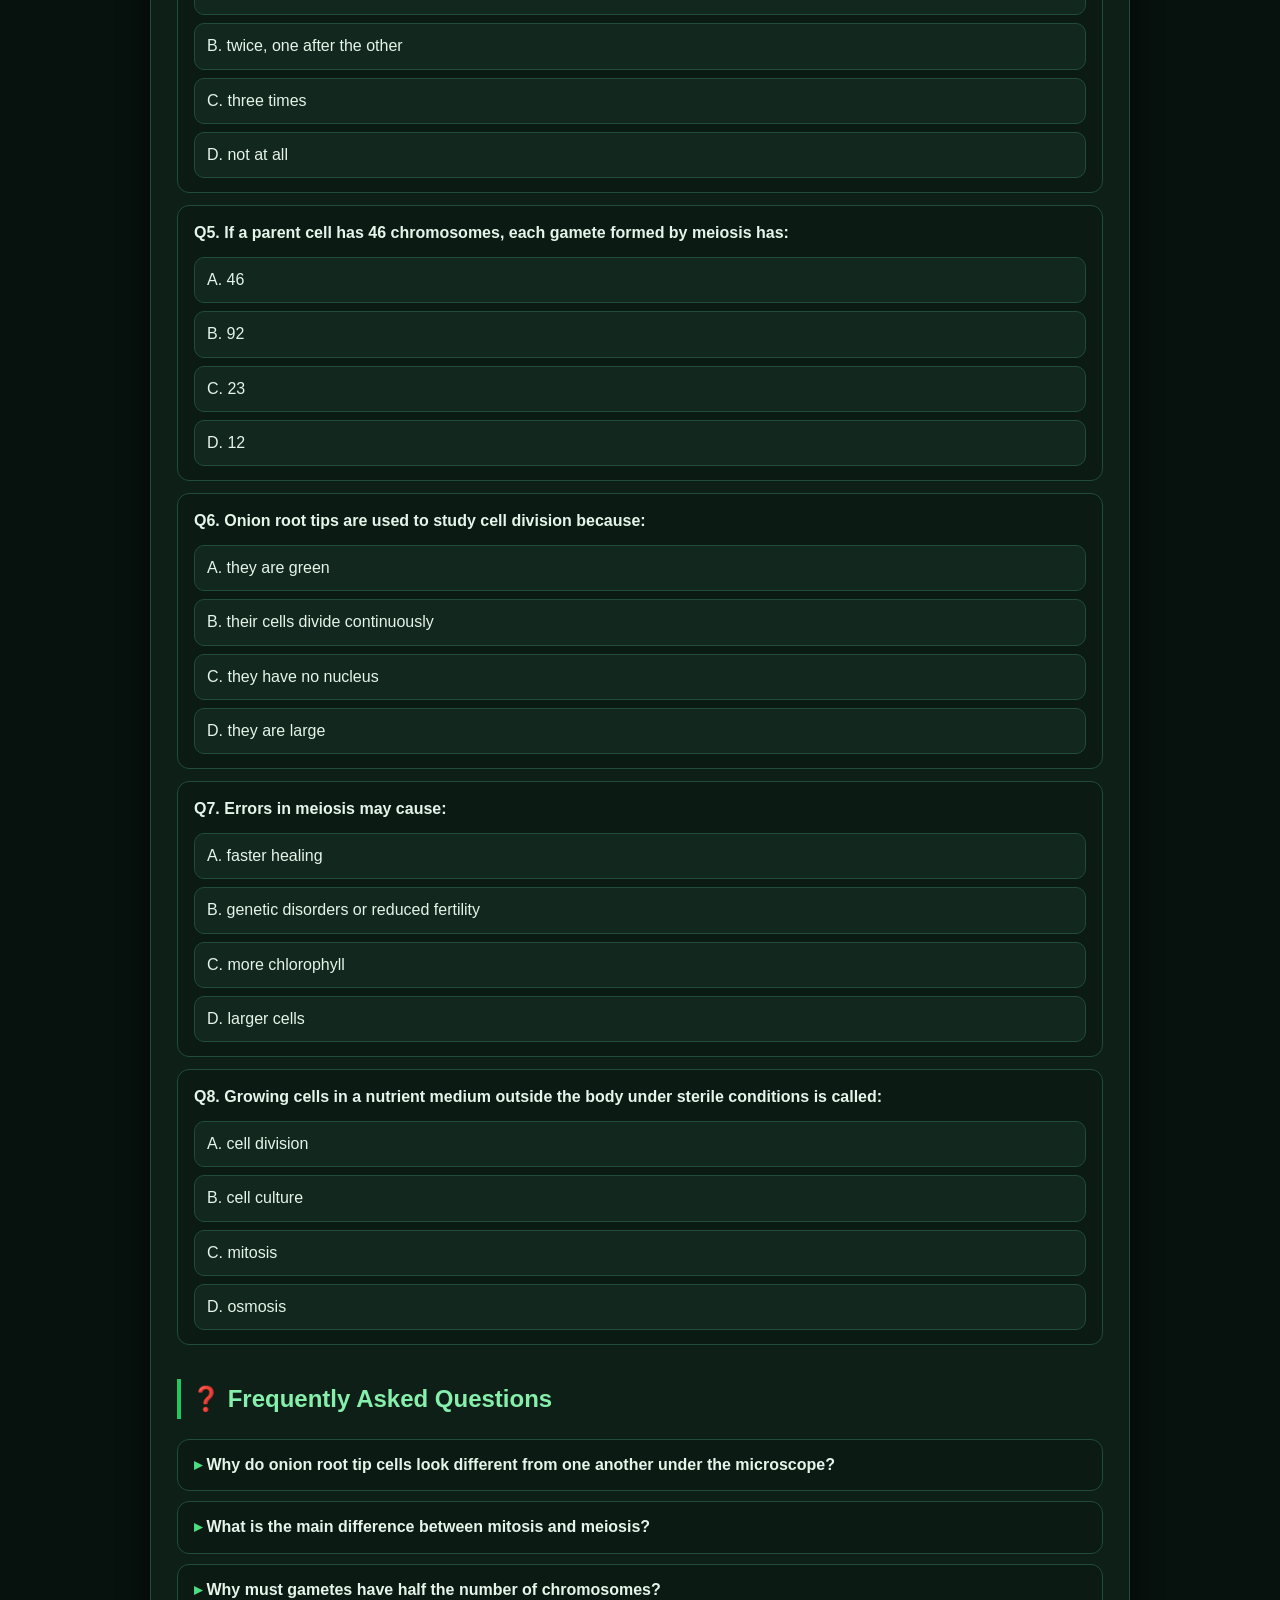
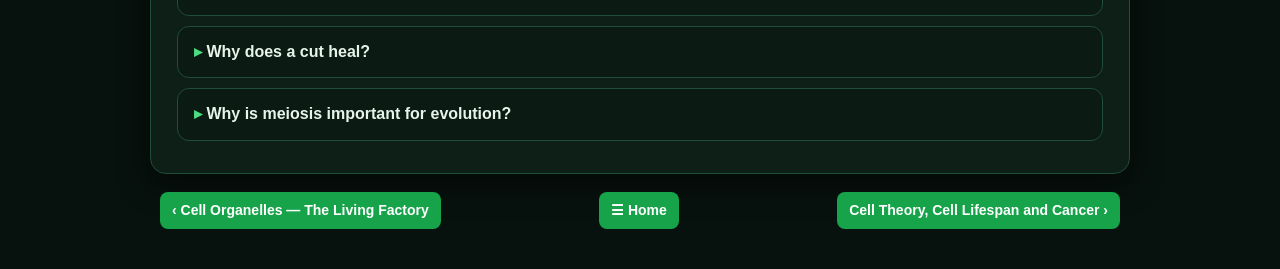
<file: t6.html>
<!DOCTYPE html><html lang="en"><head><meta charset="utf-8"><meta name="viewport" content="width=device-width,initial-scale=1"><title>6. How Cells Grow and Divide — Mitosis and Meiosis</title><link rel="stylesheet" href="style.css"></head><body>
<nav class="nav"><a class="brand" href="index.html">🔬 Class 9 Science · Ch 2 Cell</a><button class="tog" onclick="document.getElementById('menu').classList.toggle('open')">☰ Menu</button><div class="menu" id="menu"><a class="m" href="index.html">Home</a><a class="m" href="t1.html" title="The Cell — Basic Unit of Life, and How We Study It">T1</a><a class="m" href="t2.html" title="The Cell Membrane — Selective Permeability and Osmosis">T2</a><a class="m" href="t3.html" title="The Cell Wall — Plant Cells vs Animal Cells">T3</a><a class="m" href="t4.html" title="Inside the Cell — Prokaryotes, Eukaryotes and the Nucleus">T4</a><a class="m" href="t5.html" title="Cell Organelles — The Living Factory">T5</a><a class="m on" href="t6.html" title="How Cells Grow and Divide — Mitosis and Meiosis">T6</a><a class="m" href="t7.html" title="Cell Theory, Cell Lifespan and Cancer">T7</a><a class="m" href="exercise.html" title="Exercise Q1–Q16">Q1–16</a><a class="m" href="qbank.html" title="Question Bank (140+ Qs)">Q-Bank</a></div></nav>
<main class="card"><div class="hero"><h1>6. How Cells Grow and Divide — Mitosis and Meiosis</h1><p>Why bodies grow · onion root tip · cell cycle · mitosis (2 identical cells) · meiosis (4 gametes, half chromosomes) · cell culture · errors in division</p></div><div class="topic"><h3>2.4 How do normal cells grow and divide?</h3>
<p>A small cut heals in a few days. Hair that falls out grows back. This happens because cells can <b>grow and divide</b> to <b>replace old, dead or damaged cells</b>. When your body grows, it is <b>not mainly because cells get bigger</b> — a cell can grow only up to a certain size. Growth happens because cells <b>divide to form new cells</b>, increasing their number.</p>
<div class="why"><b>Why can't a cell simply keep growing bigger?</b> As a cell grows, its volume increases faster than its surface area. Everything the cell needs (oxygen, food) must enter through the surface, and wastes must leave through it. A very large cell would have too little surface to supply its large interior. Dividing keeps cells small and efficient.</div>
<h3>Activity 2.5 — watching cells divide in an onion root tip</h3>
<div class="steps">
<div>Place an onion bulb on a jar of water so that its base is immersed. In 5–6 days fresh roots grow.</div>
<div>Cut 2–3 cm of root tips and fix them in <b>aceto-alcohol</b> (glacial acetic acid : ethanol = 1 : 3) for 24 hours; then keep in 70% ethanol to preserve.</div>
<div>Put a root tip on a slide with a drop of dilute <b>HCl</b> for 10–15 minutes to soften the tissue; rinse.</div>
<div>Add 2–3 drops of <b>aceto-carmine stain</b>, wait 5–10 minutes, warm gently over a spirit lamp.</div>
<div>Cut off the very tip, add a cover slip and <b>squash gently</b> with your thumb to spread the cells in one layer. Observe.</div></div>
<p><b>Observation:</b> the cells are <b>not all alike</b>. Some show tangled chromatin, some show distinct chromosomes lined up or being pulled apart, some show two new nuclei. This is because the cells at a growing root tip <b>divide continuously</b>, and different cells are caught at <b>different stages of cell division</b> (Fig. 2.17).</p>
<p>Every day an estimated <b>hundreds of billions</b> of cells in your body are replaced — almost <b>1%</b> of all your cells. Both prokaryotic and eukaryotic cells divide, but eukaryotic cells do so in a more controlled, orderly sequence called the <span class="k">cell cycle</span>.</p><div class="chip">Audio part 1 of 2</div><audio class="audio" controls preload="none" src="audio/t_t6_p1a.mp3"></audio><div class="chip">Audio part 2 of 2</div><audio class="audio" controls preload="none" src="audio/t_t6_p1b.mp3"></audio><h3>2.4.1 Cell division — two major types</h3>
<div class="def"><b>Cell division</b> is the process by which <b>new cells are formed from pre-existing cells</b>. It allows organisms to <b>grow</b>, <b>repair</b> damaged tissues and <b>reproduce</b>. Skin cells, for instance, divide continuously to replace cells lost every day.</div>
<h3>Mitosis (Fig. 2.18)</h3>
<p>Every human begins life as a <b>single fertilised egg</b>. That one cell divides again and again to produce the <b>trillions</b> of cells in the body. Cells increase in number by <span class="k">mitosis</span>, the most common type of division.</p>
<ul><li>One parent cell → <b>two daughter cells</b>.</li><li>The daughter cells are <span class="hl">genetically identical</span> to each other and to the parent — the DNA is copied first, then shared equally, so each new cell gets the <b>same DNA and the same number of chromosomes</b>.</li><li>Purpose: <b>growth, repair, maintenance</b> and <b>asexual reproduction</b>. Genetic information is thus maintained across body cells.</li></ul>
<h3>Meiosis (Fig. 2.19)</h3>
<p><span class="k">Meiosis</span> produces <span class="k">gametes</span> and occurs <b>only in the cells of reproductive organs</b> — in animals, the <b>testes</b> (sperm) and <b>ovaries</b> (eggs); in plants, the <b>anthers</b> (pollen grains, which later produce sperm cells) and the <b>ovaries</b> (egg cells).</p>
<div class="steps">
<div><b>First division:</b> the parent cell divides into two, and the <b>chromosome number in each daughter cell is reduced to half</b>.</div>
<div><b>Second division:</b> similar to mitosis — each of the two cells divides again.</div>
<div><b>Result:</b> <b>four daughter cells (gametes)</b>, each with <b>half the number of chromosomes</b> (half the DNA) of the parent.</div>
<div><b>Fertilisation:</b> when gametes from two individuals combine, the <b>original chromosome number is restored</b> — half from each parent.</div></div>
<p>Because meiosis shuffles and halves the chromosomes, the gametes are all different; children therefore <b>resemble their parents but are not identical</b> to them. This creates <span class="k">variation and diversity</span>.</p>
<table class="t"><tr><th></th><th>Mitosis</th><th>Meiosis</th></tr>
<tr><td>Where</td><td>Body (somatic) cells</td><td>Reproductive organs only</td></tr>
<tr><td>Number of divisions</td><td>One</td><td>Two, one after the other</td></tr>
<tr><td>Daughter cells</td><td>2</td><td>4 (gametes)</td></tr>
<tr><td>Chromosome number</td><td>Same as parent</td><td>Half of parent</td></tr>
<tr><td>Genetic make-up</td><td>Identical</td><td>Different (variation)</td></tr>
<tr><td>Purpose</td><td>Growth, repair, asexual reproduction</td><td>Sexual reproduction, genetic diversity</td></tr></table>
<div class="why"><b>What if skin cells divided by meiosis instead of mitosis? (Pause and Ponder 7)</b> The new cells would have only half the chromosomes and would not be identical to the surrounding skin cells; they could not function as proper skin cells, and the cut would not heal normally.</div>
<div class="why"><b>What if gametes were made by mitosis?</b> They would carry the <b>full</b> chromosome number. At fertilisation the zygote would have <b>double</b> the normal number, and it would double again every generation — soon cells could not function and the species would not survive. There would also be no variation.</div><div class="chip">Audio part 1 of 2</div><audio class="audio" controls preload="none" src="audio/t_t6_p2a.mp3"></audio><div class="chip">Audio part 2 of 2</div><audio class="audio" controls preload="none" src="audio/t_t6_p2b.mp3"></audio><div class="anim"><svg viewBox="0 0 660 300" width="660" height="300" xmlns="http://www.w3.org/2000/svg" font-size="11">
<g id="dvG"></g><text id="dvT" x="330" y="292" text-anchor="middle" fill="#e2e8f0"></text>
</svg><div class="cap">Fig. 2.18 & 2.19 — mitosis: one division → 2 identical cells (same chromosome number). Meiosis: two divisions → 4 gametes with half the chromosome number.</div><div class=ctl><button onclick="dv(0)">Mitosis</button><button onclick="dv(1)">Meiosis</button>
<script>function chr(x,y,cols,s){var h='';for(var i=0;i<cols.length;i++)h+='<rect x="'+(x-cols.length*5+i*10)+'" y="'+(y-9*s)+'" width="6" height="'+(18*s)+'" rx="3" fill="'+cols[i]+'"/>';return h;}
function cel(x,y,r,cols,lab,s){return '<circle cx="'+x+'" cy="'+y+'" r="'+r+'" fill="#0f2a1e" stroke="#4ade80" stroke-width="3"/>'+chr(x,y,cols,s||1)+'<text x="'+x+'" y="'+(y+r+14)+'" text-anchor="middle" fill="#cbd5e1" font-size="10">'+lab+'</text>';}
function ar(x1,y1,x2,y2){return '<line x1="'+x1+'" y1="'+y1+'" x2="'+x2+'" y2="'+y2+'" stroke="#94a3b8" stroke-width="2" stroke-dasharray="5 4" style="animation:flow 1s linear infinite"/>';}
var A=['#f472b6','#f472b6','#60a5fa','#60a5fa'];
function dv(m){var h='';if(m==0){h+='<text x="330" y="22" text-anchor="middle" fill="#86efac" font-weight="700">MITOSIS — body cells: growth, repair, asexual reproduction</text>';h+=cel(120,140,45,A,'parent cell (4 chromosomes)');h+=ar(170,140,230,140);h+=cel(290,140,45,A.concat(A),'DNA copied',0.8);h+=ar(340,120,400,90)+ar(340,160,400,190);h+=cel(450,80,40,A,'daughter cell 1 (4)');h+=cel(450,200,40,A,'daughter cell 2 (4)');h+='<text x="560" y="145" text-anchor="middle" fill="#4ade80">2 cells</text><text x="560" y="160" text-anchor="middle" fill="#4ade80">genetically identical</text><text x="560" y="175" text-anchor="middle" fill="#4ade80">same chromosome number</text>';}
else{h+='<text x="330" y="22" text-anchor="middle" fill="#f9a8d4" font-weight="700">MEIOSIS — only in reproductive organs (testes/ovaries, anthers/ovaries): makes gametes</text>';h+=cel(70,150,40,A,'parent (4)');h+=ar(115,150,165,150);h+='<text x="140" y="140" text-anchor="middle" fill="#fde68a" font-size="9">1st division</text><text x="140" y="175" text-anchor="middle" fill="#fde68a" font-size="9">halves number</text>';h+=cel(220,90,34,['#f472b6','#60a5fa'],'2 chromosomes');h+=cel(220,210,34,['#f472b6','#60a5fa'],'2 chromosomes');h+=ar(115,150,190,100)+ar(115,150,190,200);h+='<text x="330" y="150" text-anchor="middle" fill="#fde68a" font-size="9">2nd division</text><text x="330" y="162" text-anchor="middle" fill="#fde68a" font-size="9">(like mitosis)</text>';var ys=[50,120,180,250];for(var i=0;i<4;i++){h+=ar(255,i<2?90:210,395,ys[i]);h+=cel(430,ys[i],26,['#f472b6','#60a5fa'],'gamete (2)');}h+='<text x="560" y="130" text-anchor="middle" fill="#f9a8d4">4 gametes</text><text x="560" y="145" text-anchor="middle" fill="#f9a8d4">HALF the chromosomes</text><text x="560" y="160" text-anchor="middle" fill="#f9a8d4">genetically different</text><text x="560" y="185" text-anchor="middle" fill="#cbd5e1" font-size="10">fertilisation: 2 + 2 = 4 restored</text>';}
document.getElementById('dvG').innerHTML=h;document.getElementById('dvT').textContent=m?'Two divisions, one after the other. Each gamete has half the DNA; fertilisation restores the full number and mixes parents\u2019 chromosomes → variation.':'One division. Each daughter cell receives the same DNA and same chromosome number as the parent. Hundreds of billions of your cells are replaced this way every day.';}dv(0);</script></div></div><h3>Cell culture — growing cells outside the body</h3>
<p>Scientists can grow plant and animal cells <b>outside the organism</b> — this is <span class="k">cell culture</span>. Cells are placed in a <b>nutrient-rich medium</b> and kept at the right <b>temperature</b>, correct <b>acidity/alkalinity</b> and <b>moisture</b> under <b>sterile</b> (germ-free) conditions, where they grow and multiply. Cell culture is crucial for studying how cells work and for producing <b>biochemicals, food, medicines and vaccines</b>.</p>
<h3>Bridging science and society — when division goes wrong</h3>
<ul><li><b>Errors in mitosis</b> → <b>uncontrolled cell division</b>, formation of <b>tumours</b>, and abnormal numbers of chromosomes in body cells.</li>
<li><b>Errors in meiosis</b> → gametes with wrong chromosome numbers → <b>genetic disorders</b> (which may involve developmental problems or distinctive physical features), <b>early pregnancy loss</b> or <b>reduced fertility</b>.</li></ul>
<div class="note"><b>Meet a scientist.</b> <b>Arun Kumar Sharma</b>, a famous Indian botanist, is known for his work on <b>chromosomes</b>, plant taxonomy, evolution and development. He invented many laboratory methods for studying plant chromosomes and received the <b>Shanti Swarup Bhatnagar Award</b> and the <b>Padma Bhushan</b>.</div><audio class="audio" controls preload="none" src="audio/t_t6_p3.mp3"></audio></div><h2 id="mcq">🧠 Check Yourself — MCQs</h2><p class="chip">Click an option to reveal the answer with explanation.</p><div class="mcq"><div class="q">Q1. Our body grows mainly because:</div><div class="opts"><div class="opt" data-ok="0" onclick="pick(this,0)">A. cells become very large</div><div class="opt" data-ok="1" onclick="pick(this,1)">B. cells divide to form new cells</div><div class="opt" data-ok="0" onclick="pick(this,0)">C. we eat more</div><div class="opt" data-ok="0" onclick="pick(this,0)">D. cells stop dying</div></div><div class="exp" style="display:none"><b>✔ Correct answer: B. cells divide to form new cells</b><br>A cell can grow only to a certain size; growth is by increase in cell number through division.</div></div><div class="mcq"><div class="q">Q2. Mitosis produces:</div><div class="opts"><div class="opt" data-ok="0" onclick="pick(this,0)">A. four cells with half the chromosomes</div><div class="opt" data-ok="1" onclick="pick(this,1)">B. two genetically identical cells with the same chromosome number</div><div class="opt" data-ok="0" onclick="pick(this,0)">C. one large cell</div><div class="opt" data-ok="0" onclick="pick(this,0)">D. gametes only</div></div><div class="exp" style="display:none"><b>✔ Correct answer: B. two genetically identical cells with the same chromosome number</b><br>One division → 2 identical daughter cells; used for growth, repair and asexual reproduction.</div></div><div class="mcq"><div class="q">Q3. Meiosis occurs in:</div><div class="opts"><div class="opt" data-ok="0" onclick="pick(this,0)">A. skin cells</div><div class="opt" data-ok="0" onclick="pick(this,0)">B. all body cells</div><div class="opt" data-ok="1" onclick="pick(this,1)">C. cells of reproductive organs only</div><div class="opt" data-ok="0" onclick="pick(this,0)">D. bacteria</div></div><div class="exp" style="display:none"><b>✔ Correct answer: C. cells of reproductive organs only</b><br>Only in testes/ovaries (animals) and anthers/ovaries (plants), to make gametes.</div></div><div class="mcq"><div class="q">Q4. In meiosis, the parent cell divides:</div><div class="opts"><div class="opt" data-ok="0" onclick="pick(this,0)">A. once</div><div class="opt" data-ok="1" onclick="pick(this,1)">B. twice, one after the other</div><div class="opt" data-ok="0" onclick="pick(this,0)">C. three times</div><div class="opt" data-ok="0" onclick="pick(this,0)">D. not at all</div></div><div class="exp" style="display:none"><b>✔ Correct answer: B. twice, one after the other</b><br>Two successive divisions produce four gametes with half the chromosome number.</div></div><div class="mcq"><div class="q">Q5. If a parent cell has 46 chromosomes, each gamete formed by meiosis has:</div><div class="opts"><div class="opt" data-ok="0" onclick="pick(this,0)">A. 46</div><div class="opt" data-ok="0" onclick="pick(this,0)">B. 92</div><div class="opt" data-ok="1" onclick="pick(this,1)">C. 23</div><div class="opt" data-ok="0" onclick="pick(this,0)">D. 12</div></div><div class="exp" style="display:none"><b>✔ Correct answer: C. 23</b><br>Meiosis halves the number: 46 → 23. Fertilisation restores 23 + 23 = 46.</div></div><div class="mcq"><div class="q">Q6. Onion root tips are used to study cell division because:</div><div class="opts"><div class="opt" data-ok="0" onclick="pick(this,0)">A. they are green</div><div class="opt" data-ok="1" onclick="pick(this,1)">B. their cells divide continuously</div><div class="opt" data-ok="0" onclick="pick(this,0)">C. they have no nucleus</div><div class="opt" data-ok="0" onclick="pick(this,0)">D. they are large</div></div><div class="exp" style="display:none"><b>✔ Correct answer: B. their cells divide continuously</b><br>A growing root tip is a region of active, continuous cell division, so many stages can be seen.</div></div><div class="mcq"><div class="q">Q7. Errors in meiosis may cause:</div><div class="opts"><div class="opt" data-ok="0" onclick="pick(this,0)">A. faster healing</div><div class="opt" data-ok="1" onclick="pick(this,1)">B. genetic disorders or reduced fertility</div><div class="opt" data-ok="0" onclick="pick(this,0)">C. more chlorophyll</div><div class="opt" data-ok="0" onclick="pick(this,0)">D. larger cells</div></div><div class="exp" style="display:none"><b>✔ Correct answer: B. genetic disorders or reduced fertility</b><br>Gametes with wrong chromosome numbers lead to genetic disorders, pregnancy loss or reduced fertility.</div></div><div class="mcq"><div class="q">Q8. Growing cells in a nutrient medium outside the body under sterile conditions is called:</div><div class="opts"><div class="opt" data-ok="0" onclick="pick(this,0)">A. cell division</div><div class="opt" data-ok="1" onclick="pick(this,1)">B. cell culture</div><div class="opt" data-ok="0" onclick="pick(this,0)">C. mitosis</div><div class="opt" data-ok="0" onclick="pick(this,0)">D. osmosis</div></div><div class="exp" style="display:none"><b>✔ Correct answer: B. cell culture</b><br>Cell culture is used for research and to make medicines, vaccines and biochemicals.</div></div><h2 id="faq">❓ Frequently Asked Questions</h2><details class="faq"><summary>Why do onion root tip cells look different from one another under the microscope?</summary><p>Because the root tip is growing and its cells divide continuously. At any moment different cells are at different stages of division — some with tangled chromatin, some with visible chromosomes, some splitting in two.</p><div class="ans"><audio class="audio" controls preload="none" src="audio/f_t6_1.mp3"></audio></div></details><details class="faq"><summary>What is the main difference between mitosis and meiosis?</summary><p>Mitosis is one division giving two identical cells with the same chromosome number, used for growth and repair. Meiosis is two divisions giving four different gametes with half the chromosome number, used for sexual reproduction and variation.</p><div class="ans"><audio class="audio" controls preload="none" src="audio/f_t6_2.mp3"></audio></div></details><details class="faq"><summary>Why must gametes have half the number of chromosomes?</summary><p>So that when a sperm and an egg join at fertilisation, the zygote gets the normal full number — half from each parent. If gametes had the full number, the count would double every generation and cells could not function.</p><div class="ans"><audio class="audio" controls preload="none" src="audio/f_t6_3.mp3"></audio></div></details><details class="faq"><summary>Why does a cut heal?</summary><p>Skin cells near the cut divide by mitosis to produce new identical cells that fill the gap and replace the damaged ones.</p><div class="ans"><audio class="audio" controls preload="none" src="audio/f_t6_4.mp3"></audio></div></details><details class="faq"><summary>Why is meiosis important for evolution?</summary><p>It halves and shuffles chromosomes, so every gamete is different. Offspring therefore vary, and variation is the raw material on which natural selection works, letting species adapt to changing environments.</p><div class="ans"><audio class="audio" controls preload="none" src="audio/f_t6_5.mp3"></audio></div></details></main><footer class="pn"><a class="btn" href="t5.html">‹ Cell Organelles — The Living Factory</a><a class="btn" href="index.html">☰ Home</a><a class="btn" href="t7.html">Cell Theory, Cell Lifespan and Cancer ›</a></footer>
<script>
function pick(el,ok){var box=el.parentNode;if(box.dataset.done)return;box.dataset.done=1;box.querySelectorAll('.opt').forEach(function(o){o.classList.add('lock');if(o.dataset.ok=='1')o.classList.add('right');});if(!ok)el.classList.add('wrong');box.nextElementSibling.style.display='block';}
</script></body></html>
</file>
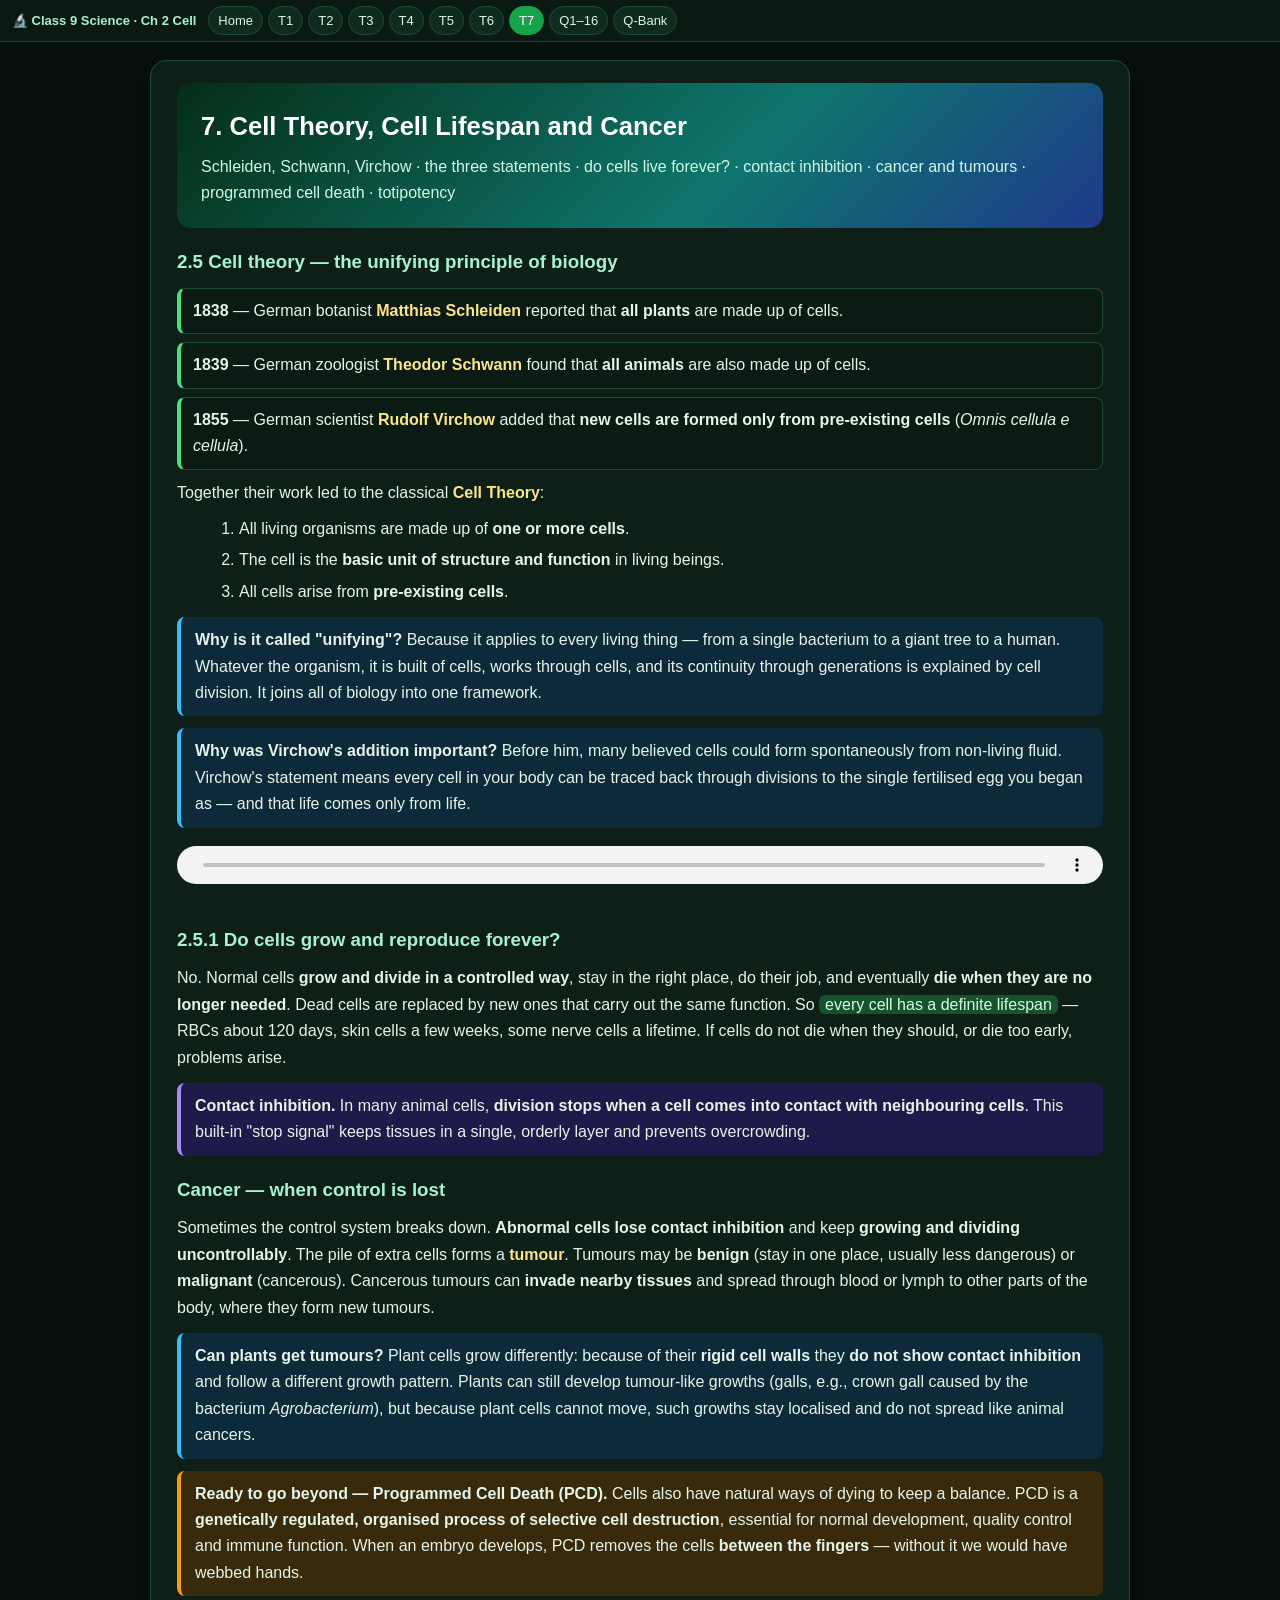
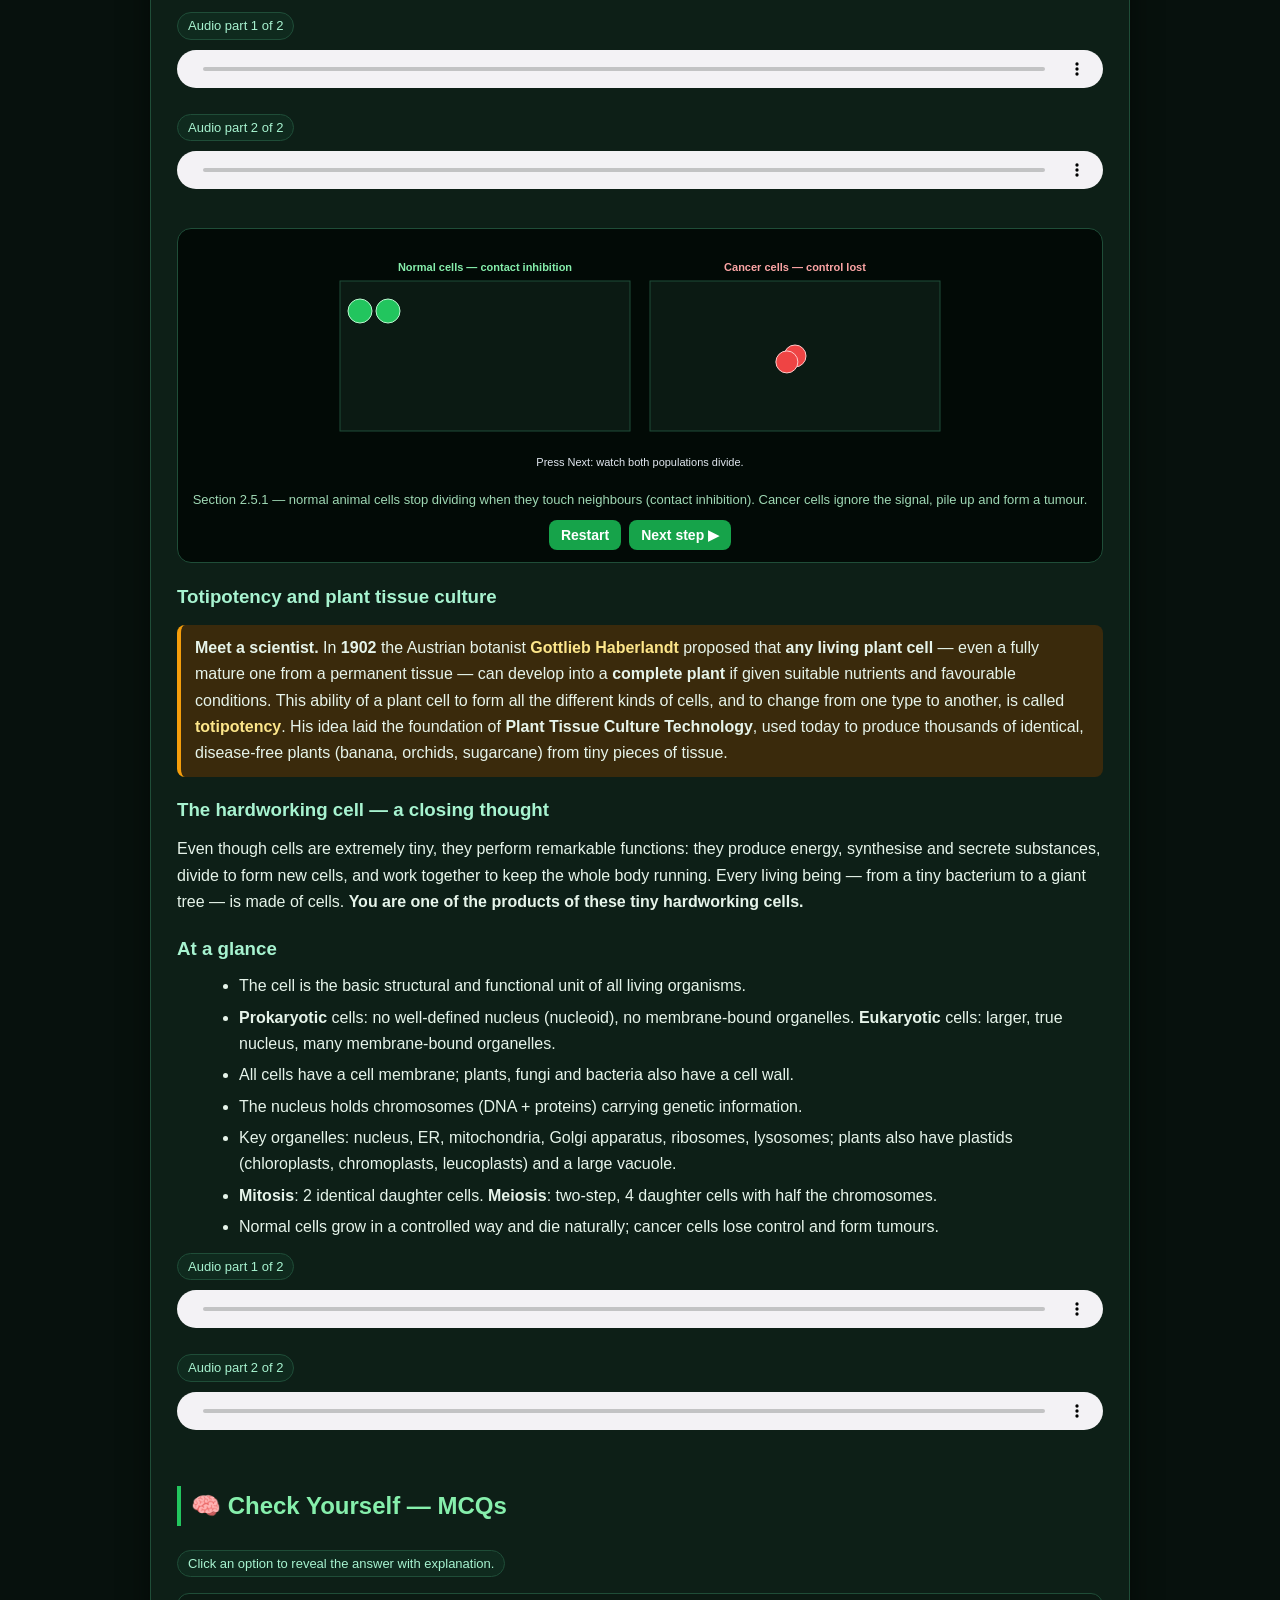
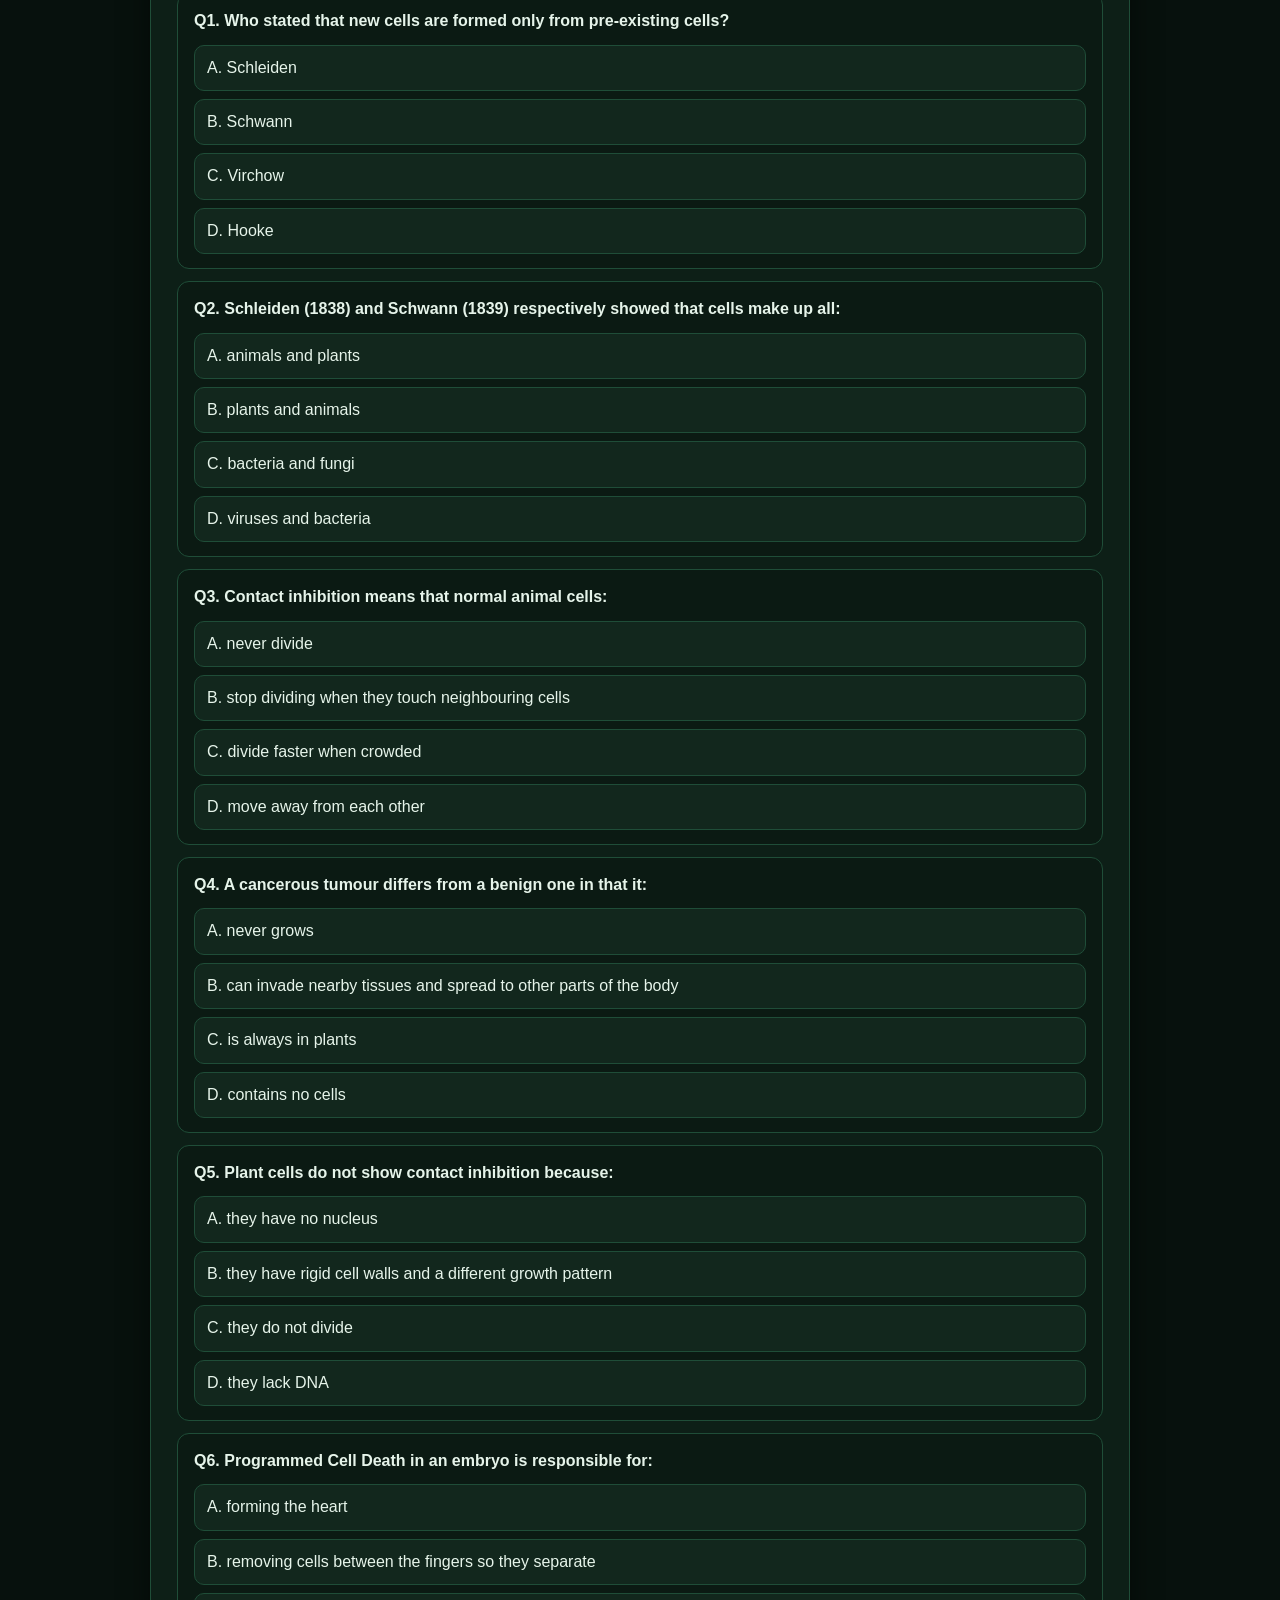
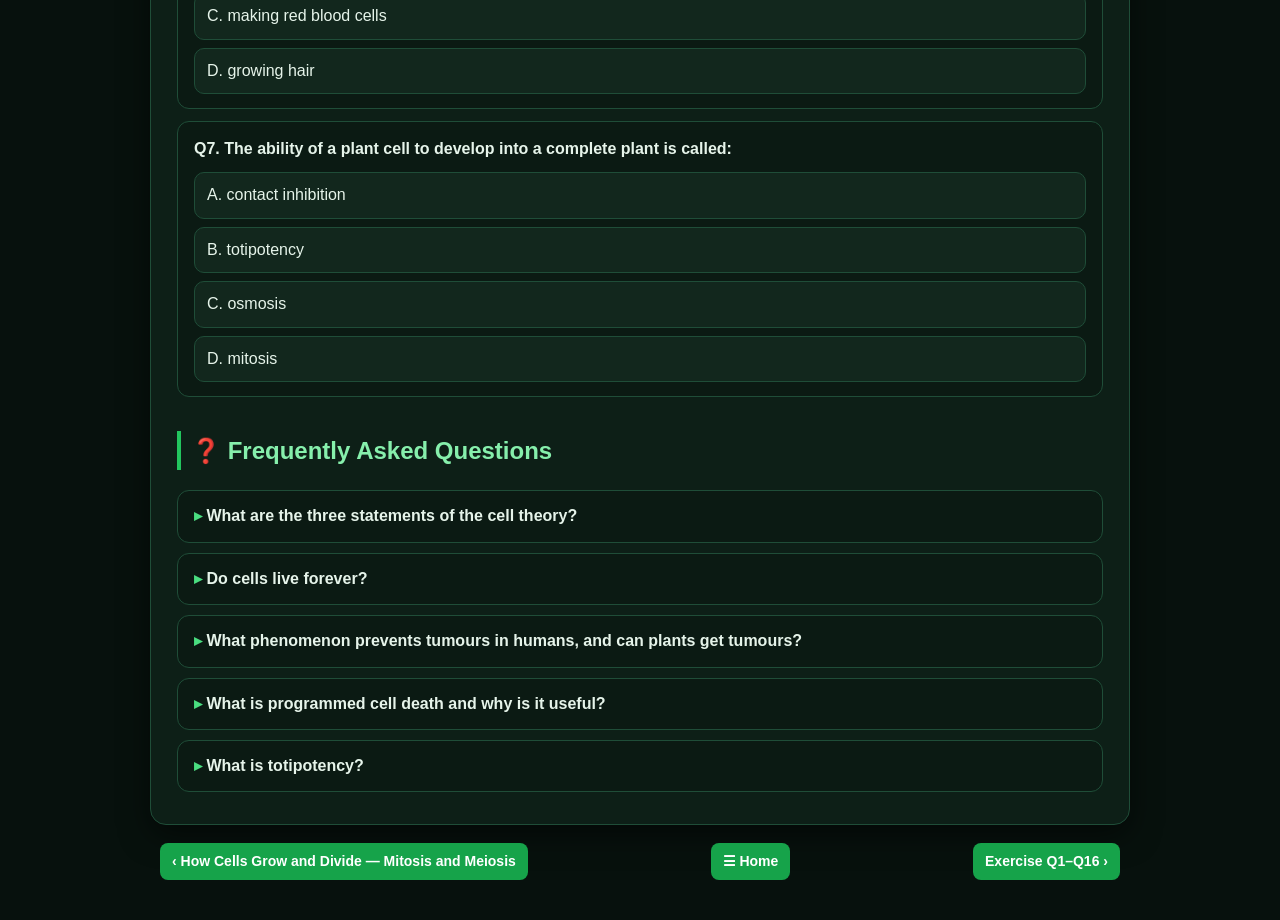
<file: t7.html>
<!DOCTYPE html><html lang="en"><head><meta charset="utf-8"><meta name="viewport" content="width=device-width,initial-scale=1"><title>7. Cell Theory, Cell Lifespan and Cancer</title><link rel="stylesheet" href="style.css"></head><body>
<nav class="nav"><a class="brand" href="index.html">🔬 Class 9 Science · Ch 2 Cell</a><button class="tog" onclick="document.getElementById('menu').classList.toggle('open')">☰ Menu</button><div class="menu" id="menu"><a class="m" href="index.html">Home</a><a class="m" href="t1.html" title="The Cell — Basic Unit of Life, and How We Study It">T1</a><a class="m" href="t2.html" title="The Cell Membrane — Selective Permeability and Osmosis">T2</a><a class="m" href="t3.html" title="The Cell Wall — Plant Cells vs Animal Cells">T3</a><a class="m" href="t4.html" title="Inside the Cell — Prokaryotes, Eukaryotes and the Nucleus">T4</a><a class="m" href="t5.html" title="Cell Organelles — The Living Factory">T5</a><a class="m" href="t6.html" title="How Cells Grow and Divide — Mitosis and Meiosis">T6</a><a class="m on" href="t7.html" title="Cell Theory, Cell Lifespan and Cancer">T7</a><a class="m" href="exercise.html" title="Exercise Q1–Q16">Q1–16</a><a class="m" href="qbank.html" title="Question Bank (140+ Qs)">Q-Bank</a></div></nav>
<main class="card"><div class="hero"><h1>7. Cell Theory, Cell Lifespan and Cancer</h1><p>Schleiden, Schwann, Virchow · the three statements · do cells live forever? · contact inhibition · cancer and tumours · programmed cell death · totipotency</p></div><div class="topic"><h3>2.5 Cell theory — the unifying principle of biology</h3>
<div class="steps">
<div><b>1838</b> — German botanist <span class="k">Matthias Schleiden</span> reported that <b>all plants</b> are made up of cells.</div>
<div><b>1839</b> — German zoologist <span class="k">Theodor Schwann</span> found that <b>all animals</b> are also made up of cells.</div>
<div><b>1855</b> — German scientist <span class="k">Rudolf Virchow</span> added that <b>new cells are formed only from pre-existing cells</b> (<i>Omnis cellula e cellula</i>).</div></div>
<p>Together their work led to the classical <span class="k">Cell Theory</span>:</p>
<ol><li>All living organisms are made up of <b>one or more cells</b>.</li><li>The cell is the <b>basic unit of structure and function</b> in living beings.</li><li>All cells arise from <b>pre-existing cells</b>.</li></ol>
<div class="why"><b>Why is it called "unifying"?</b> Because it applies to every living thing — from a single bacterium to a giant tree to a human. Whatever the organism, it is built of cells, works through cells, and its continuity through generations is explained by cell division. It joins all of biology into one framework.</div>
<div class="why"><b>Why was Virchow's addition important?</b> Before him, many believed cells could form spontaneously from non-living fluid. Virchow's statement means every cell in your body can be traced back through divisions to the single fertilised egg you began as — and that life comes only from life.</div><audio class="audio" controls preload="none" src="audio/t_t7_p1.mp3"></audio><h3>2.5.1 Do cells grow and reproduce forever?</h3>
<p>No. Normal cells <b>grow and divide in a controlled way</b>, stay in the right place, do their job, and eventually <b>die when they are no longer needed</b>. Dead cells are replaced by new ones that carry out the same function. So <span class="hl">every cell has a definite lifespan</span> — RBCs about 120 days, skin cells a few weeks, some nerve cells a lifetime. If cells do not die when they should, or die too early, problems arise.</p>
<div class="def"><b>Contact inhibition.</b> In many animal cells, <b>division stops when a cell comes into contact with neighbouring cells</b>. This built-in "stop signal" keeps tissues in a single, orderly layer and prevents overcrowding.</div>
<h3>Cancer — when control is lost</h3>
<p>Sometimes the control system breaks down. <b>Abnormal cells lose contact inhibition</b> and keep <b>growing and dividing uncontrollably</b>. The pile of extra cells forms a <span class="k">tumour</span>. Tumours may be <b>benign</b> (stay in one place, usually less dangerous) or <b>malignant</b> (cancerous). Cancerous tumours can <b>invade nearby tissues</b> and spread through blood or lymph to other parts of the body, where they form new tumours.</p>
<div class="why"><b>Can plants get tumours?</b> Plant cells grow differently: because of their <b>rigid cell walls</b> they <b>do not show contact inhibition</b> and follow a different growth pattern. Plants can still develop tumour-like growths (galls, e.g., crown gall caused by the bacterium <i>Agrobacterium</i>), but because plant cells cannot move, such growths stay localised and do not spread like animal cancers.</div>
<div class="note"><b>Ready to go beyond — Programmed Cell Death (PCD).</b> Cells also have natural ways of dying to keep a balance. PCD is a <b>genetically regulated, organised process of selective cell destruction</b>, essential for normal development, quality control and immune function. When an embryo develops, PCD removes the cells <b>between the fingers</b> — without it we would have webbed hands.</div><div class="chip">Audio part 1 of 2</div><audio class="audio" controls preload="none" src="audio/t_t7_p2a.mp3"></audio><div class="chip">Audio part 2 of 2</div><audio class="audio" controls preload="none" src="audio/t_t7_p2b.mp3"></audio><div class="anim"><svg viewBox="0 0 640 240" width="640" height="240" xmlns="http://www.w3.org/2000/svg" font-size="11">
<rect x="20" y="40" width="290" height="150" fill="#0b1a13" stroke="#1f4d38"/><rect x="330" y="40" width="290" height="150" fill="#0b1a13" stroke="#1f4d38"/>
<text x="165" y="30" text-anchor="middle" fill="#86efac" font-weight="700">Normal cells — contact inhibition</text><text x="475" y="30" text-anchor="middle" fill="#fca5a5" font-weight="700">Cancer cells — control lost</text>
<g id="cnN"></g><g id="cnC"></g>
<text id="cnT" x="320" y="225" text-anchor="middle" fill="#e2e8f0"></text>
</svg><div class="cap">Section 2.5.1 — normal animal cells stop dividing when they touch neighbours (contact inhibition). Cancer cells ignore the signal, pile up and form a tumour.</div><div class=ctl><button onclick="cnStep=0;cn()">Restart</button><button onclick="cn()">Next step ▶</button>
<script>var cnStep=0;function cn(){var n=Math.min(cnStep,5);var h='';var cnt=Math.min(2+cnStep*3,20);for(var i=0;i<cnt;i++){var x=40+(i%10)*28,y=70+Math.floor(i/10)*40;h+='<circle cx="'+x+'" cy="'+y+'" r="12" fill="#22c55e" stroke="#bbf7d0"/>';}if(cnt>=20)h+='<text x="165" y="165" text-anchor="middle" fill="#4ade80" font-size="10">single layer complete → division STOPS (cells touch)</text>';document.getElementById('cnN').innerHTML=h;var c='';var m=Math.min(2+cnStep*4,40);for(var j=0;j<m;j++){var a=j*2.4,r=Math.sqrt(j)*11;c+='<circle cx="'+(475+Math.cos(a)*r)+'" cy="'+(115+Math.sin(a)*r*0.8)+'" r="11" fill="#ef4444" stroke="#fecaca"/>';}if(m>=30)c+='<text x="475" y="180" text-anchor="middle" fill="#fca5a5" font-size="10">cells pile up → TUMOUR (may invade/spread)</text>';document.getElementById('cnC').innerHTML=c;document.getElementById('cnT').textContent=cnStep==0?'Press Next: watch both populations divide.':cnStep<5?'Dividing… normal cells fill the space in one layer; cancer cells keep dividing on top of each other.':'Normal: stopped at contact. Cancer: uncontrolled division → tumour (benign or malignant).';cnStep=Math.min(cnStep+1,6);}cn();</script></div></div><h3>Totipotency and plant tissue culture</h3>
<div class="note"><b>Meet a scientist.</b> In <b>1902</b> the Austrian botanist <span class="k">Gottlieb Haberlandt</span> proposed that <b>any living plant cell</b> — even a fully mature one from a permanent tissue — can develop into a <b>complete plant</b> if given suitable nutrients and favourable conditions. This ability of a plant cell to form all the different kinds of cells, and to change from one type to another, is called <span class="k">totipotency</span>. His idea laid the foundation of <b>Plant Tissue Culture Technology</b>, used today to produce thousands of identical, disease-free plants (banana, orchids, sugarcane) from tiny pieces of tissue.</div>
<h3>The hardworking cell — a closing thought</h3>
<p>Even though cells are extremely tiny, they perform remarkable functions: they produce energy, synthesise and secrete substances, divide to form new cells, and work together to keep the whole body running. Every living being — from a tiny bacterium to a giant tree — is made of cells. <b>You are one of the products of these tiny hardworking cells.</b></p>
<h3>At a glance</h3>
<ul><li>The cell is the basic structural and functional unit of all living organisms.</li>
<li><b>Prokaryotic</b> cells: no well-defined nucleus (nucleoid), no membrane-bound organelles. <b>Eukaryotic</b> cells: larger, true nucleus, many membrane-bound organelles.</li>
<li>All cells have a cell membrane; plants, fungi and bacteria also have a cell wall.</li>
<li>The nucleus holds chromosomes (DNA + proteins) carrying genetic information.</li>
<li>Key organelles: nucleus, ER, mitochondria, Golgi apparatus, ribosomes, lysosomes; plants also have plastids (chloroplasts, chromoplasts, leucoplasts) and a large vacuole.</li>
<li><b>Mitosis</b>: 2 identical daughter cells. <b>Meiosis</b>: two-step, 4 daughter cells with half the chromosomes.</li>
<li>Normal cells grow in a controlled way and die naturally; cancer cells lose control and form tumours.</li></ul><div class="chip">Audio part 1 of 2</div><audio class="audio" controls preload="none" src="audio/t_t7_p3a.mp3"></audio><div class="chip">Audio part 2 of 2</div><audio class="audio" controls preload="none" src="audio/t_t7_p3b.mp3"></audio></div><h2 id="mcq">🧠 Check Yourself — MCQs</h2><p class="chip">Click an option to reveal the answer with explanation.</p><div class="mcq"><div class="q">Q1. Who stated that new cells are formed only from pre-existing cells?</div><div class="opts"><div class="opt" data-ok="0" onclick="pick(this,0)">A. Schleiden</div><div class="opt" data-ok="0" onclick="pick(this,0)">B. Schwann</div><div class="opt" data-ok="1" onclick="pick(this,1)">C. Virchow</div><div class="opt" data-ok="0" onclick="pick(this,0)">D. Hooke</div></div><div class="exp" style="display:none"><b>✔ Correct answer: C. Virchow</b><br>Rudolf Virchow (1855) added this third statement to the cell theory.</div></div><div class="mcq"><div class="q">Q2. Schleiden (1838) and Schwann (1839) respectively showed that cells make up all:</div><div class="opts"><div class="opt" data-ok="0" onclick="pick(this,0)">A. animals and plants</div><div class="opt" data-ok="1" onclick="pick(this,1)">B. plants and animals</div><div class="opt" data-ok="0" onclick="pick(this,0)">C. bacteria and fungi</div><div class="opt" data-ok="0" onclick="pick(this,0)">D. viruses and bacteria</div></div><div class="exp" style="display:none"><b>✔ Correct answer: B. plants and animals</b><br>Schleiden, a botanist, studied plants; Schwann, a zoologist, studied animals.</div></div><div class="mcq"><div class="q">Q3. Contact inhibition means that normal animal cells:</div><div class="opts"><div class="opt" data-ok="0" onclick="pick(this,0)">A. never divide</div><div class="opt" data-ok="1" onclick="pick(this,1)">B. stop dividing when they touch neighbouring cells</div><div class="opt" data-ok="0" onclick="pick(this,0)">C. divide faster when crowded</div><div class="opt" data-ok="0" onclick="pick(this,0)">D. move away from each other</div></div><div class="exp" style="display:none"><b>✔ Correct answer: B. stop dividing when they touch neighbouring cells</b><br>This stop signal keeps tissues orderly; cancer cells lose it.</div></div><div class="mcq"><div class="q">Q4. A cancerous tumour differs from a benign one in that it:</div><div class="opts"><div class="opt" data-ok="0" onclick="pick(this,0)">A. never grows</div><div class="opt" data-ok="1" onclick="pick(this,1)">B. can invade nearby tissues and spread to other parts of the body</div><div class="opt" data-ok="0" onclick="pick(this,0)">C. is always in plants</div><div class="opt" data-ok="0" onclick="pick(this,0)">D. contains no cells</div></div><div class="exp" style="display:none"><b>✔ Correct answer: B. can invade nearby tissues and spread to other parts of the body</b><br>Malignant tumours invade and spread (metastasis); benign ones stay localised.</div></div><div class="mcq"><div class="q">Q5. Plant cells do not show contact inhibition because:</div><div class="opts"><div class="opt" data-ok="0" onclick="pick(this,0)">A. they have no nucleus</div><div class="opt" data-ok="1" onclick="pick(this,1)">B. they have rigid cell walls and a different growth pattern</div><div class="opt" data-ok="0" onclick="pick(this,0)">C. they do not divide</div><div class="opt" data-ok="0" onclick="pick(this,0)">D. they lack DNA</div></div><div class="exp" style="display:none"><b>✔ Correct answer: B. they have rigid cell walls and a different growth pattern</b><br>Rigid walls fix plant cells in place; they grow by a different pattern and their tumour-like growths stay localised.</div></div><div class="mcq"><div class="q">Q6. Programmed Cell Death in an embryo is responsible for:</div><div class="opts"><div class="opt" data-ok="0" onclick="pick(this,0)">A. forming the heart</div><div class="opt" data-ok="1" onclick="pick(this,1)">B. removing cells between the fingers so they separate</div><div class="opt" data-ok="0" onclick="pick(this,0)">C. making red blood cells</div><div class="opt" data-ok="0" onclick="pick(this,0)">D. growing hair</div></div><div class="exp" style="display:none"><b>✔ Correct answer: B. removing cells between the fingers so they separate</b><br>PCD removes the webbing between digits; without it we would have webbed hands.</div></div><div class="mcq"><div class="q">Q7. The ability of a plant cell to develop into a complete plant is called:</div><div class="opts"><div class="opt" data-ok="0" onclick="pick(this,0)">A. contact inhibition</div><div class="opt" data-ok="1" onclick="pick(this,1)">B. totipotency</div><div class="opt" data-ok="0" onclick="pick(this,0)">C. osmosis</div><div class="opt" data-ok="0" onclick="pick(this,0)">D. mitosis</div></div><div class="exp" style="display:none"><b>✔ Correct answer: B. totipotency</b><br>Haberlandt (1902) proposed totipotency, the basis of plant tissue culture.</div></div><h2 id="faq">❓ Frequently Asked Questions</h2><details class="faq"><summary>What are the three statements of the cell theory?</summary><p>1. All living organisms are made of one or more cells. 2. The cell is the basic unit of structure and function. 3. All cells arise from pre-existing cells.</p><div class="ans"><audio class="audio" controls preload="none" src="audio/f_t7_1.mp3"></audio></div></details><details class="faq"><summary>Do cells live forever?</summary><p>No. Every cell has a definite lifespan; it grows, works, and dies when no longer needed, and is replaced by new cells formed by division. Red blood cells live about 120 days; skin cells a few weeks.</p><div class="ans"><audio class="audio" controls preload="none" src="audio/f_t7_2.mp3"></audio></div></details><details class="faq"><summary>What phenomenon prevents tumours in humans, and can plants get tumours?</summary><p>Contact inhibition — normal cells stop dividing when they touch neighbours. Cancer cells lose it and form tumours. Plants lack contact inhibition because of rigid cell walls, but can form localised tumour-like galls (e.g., crown gall caused by Agrobacterium); these do not spread like animal cancers.</p><div class="ans"><audio class="audio" controls preload="none" src="audio/f_t7_3.mp3"></audio></div></details><details class="faq"><summary>What is programmed cell death and why is it useful?</summary><p>It is a genetically controlled, orderly process in which selected cells destroy themselves. It shapes organs during development (separating fingers), removes damaged or infected cells, and keeps the number of cells balanced.</p><div class="ans"><audio class="audio" controls preload="none" src="audio/f_t7_4.mp3"></audio></div></details><details class="faq"><summary>What is totipotency?</summary><p>The ability of a single plant cell, even a mature one, to divide and form all the cell types needed to make a complete plant, when given nutrients and suitable conditions. It is the basis of plant tissue culture.</p><div class="ans"><audio class="audio" controls preload="none" src="audio/f_t7_5.mp3"></audio></div></details></main><footer class="pn"><a class="btn" href="t6.html">‹ How Cells Grow and Divide — Mitosis and Meiosis</a><a class="btn" href="index.html">☰ Home</a><a class="btn" href="exercise.html">Exercise Q1–Q16 ›</a></footer>
<script>
function pick(el,ok){var box=el.parentNode;if(box.dataset.done)return;box.dataset.done=1;box.querySelectorAll('.opt').forEach(function(o){o.classList.add('lock');if(o.dataset.ok=='1')o.classList.add('right');});if(!ok)el.classList.add('wrong');box.nextElementSibling.style.display='block';}
</script></body></html>
</file>
<file: style.css>
*{box-sizing:border-box}html{scroll-behavior:smooth}
body{margin:0;font-family:Segoe UI,Roboto,Arial,sans-serif;background:#07110d;color:#e6f4ea;line-height:1.65;font-size:16px}
a{color:#6ee7b7}
/* compact sticky nav bar menu */
.nav{position:sticky;top:0;z-index:50;background:#0b1a13ee;backdrop-filter:blur(6px);border-bottom:1px solid #14532d;display:flex;align-items:center;gap:6px;padding:6px 12px;font-size:13px;flex-wrap:wrap}
.nav .brand{font-weight:700;color:#a7f3d0;text-decoration:none;margin-right:6px;white-space:nowrap}
.nav a.m{color:#d1fae5;text-decoration:none;padding:3px 9px;border-radius:999px;border:1px solid #1f4d38;background:#0f2a1e;white-space:nowrap}
.nav a.m:hover,.nav a.m.on{background:#16a34a;border-color:#16a34a;color:#fff}
.nav .menu{display:flex;gap:5px;flex-wrap:wrap}
.nav .tog{display:none;margin-left:auto;background:#0f2a1e;color:#a7f3d0;border:1px solid #1f4d38;border-radius:8px;padding:3px 10px;cursor:pointer;font-size:14px}
@media(max-width:760px){.nav .menu{display:none;width:100%;padding-top:6px}.nav .menu.open{display:flex}.nav .tog{display:inline-block}}
.card{max-width:980px;margin:18px auto;background:#0d1f17;border:1px solid #1f4d38;border-radius:16px;padding:22px 26px;box-shadow:0 10px 30px #0008}
a.card{display:block;text-decoration:none;color:inherit;transition:.15s}a.card:hover{border-color:#34d399;transform:translateY(-2px)}
.grid{display:grid;grid-template-columns:repeat(auto-fit,minmax(280px,1fr));gap:14px}.grid .card{margin:0}
.hero{background:linear-gradient(135deg,#052e16,#0f766e 60%,#1e3a8a);border-radius:14px;padding:22px 24px;margin-bottom:18px}
.hero h1{margin:0 0 6px;font-size:1.6rem;color:#fff}.hero p{margin:0;color:#d1fae5}
h2{color:#86efac;border-left:4px solid #22c55e;padding-left:10px;margin-top:34px}h3{color:#a7f3d0;margin-bottom:6px}
.topic p{margin:10px 0}.topic ul,.topic ol{margin:8px 0 8px 22px}.topic li{margin:5px 0}
.k{color:#fde68a;font-weight:600}.hl{background:#14532d;color:#dcfce7;padding:1px 6px;border-radius:6px}
.why{background:#0c2a3a;border-left:4px solid #38bdf8;padding:10px 14px;border-radius:8px;margin:12px 0}
.note{background:#3a2a0c;border-left:4px solid #f59e0b;padding:10px 14px;border-radius:8px;margin:12px 0}
.def{background:#1e1b4b;border-left:4px solid #a78bfa;padding:10px 14px;border-radius:8px;margin:12px 0}
table.t{border-collapse:collapse;width:100%;margin:12px 0;font-size:15px}table.t th,table.t td{border:1px solid #1f4d38;padding:8px 10px;vertical-align:top;text-align:left}table.t th{background:#0f2a1e;color:#a7f3d0}table.t tr:nth-child(even) td{background:#0b1a13}
.anim{background:#020a06;border:1px solid #1f4d38;border-radius:14px;padding:12px;margin:16px 0;overflow-x:auto}.anim svg{display:block;margin:0 auto;max-width:100%;height:auto}
.anim .cap{font-size:13px;color:#9fd8b4;margin-top:8px;text-align:center}
.ctl{display:flex;flex-wrap:wrap;gap:8px;align-items:center;justify-content:center;margin-top:10px;font-size:14px;color:#c7f0d6}
.ctl button,.btn{background:#16a34a;color:#fff;border:0;border-radius:8px;padding:7px 12px;cursor:pointer;font-weight:600;text-decoration:none;font-size:14px}.ctl button:hover,.btn:hover{background:#22c55e}
.ctl input[type=range]{width:220px}
.mcq{background:#0b1a13;border:1px solid #1f4d38;border-radius:12px;padding:14px 16px;margin:12px 0}.mcq .q{font-weight:600;margin-bottom:10px}
.opts{display:grid;gap:8px}.opt{background:#12271d;border:1px solid #1f4d38;border-radius:10px;padding:9px 12px;cursor:pointer;transition:.15s}.opt:hover{border-color:#4ade80}.opt.lock{cursor:default}
.opt.right{background:#14532d;border-color:#22c55e}.opt.wrong{background:#7f1d1d;border-color:#ef4444}
.exp{margin-top:10px;background:#052e16;border-left:4px solid #22c55e;padding:10px 12px;border-radius:8px;font-size:15px}
details.faq,details.ex{background:#0b1a13;border:1px solid #1f4d38;border-radius:12px;margin:10px 0;padding:0}details summary{cursor:pointer;padding:12px 16px;font-weight:600;list-style:none}details summary::before{content:"▸ ";color:#4ade80}details[open] summary::before{content:"▾ "}details .ans{padding:0 16px 14px;border-top:1px solid #1f4d38}details.faq p{padding:0 16px;margin:8px 0}
audio.audio{width:100%;margin:6px 0 14px;height:38px;filter:hue-rotate(60deg)}
.steps{display:flex;flex-direction:column;gap:8px;margin:10px 0}.steps>div{background:#0b1a13;border:1px solid #1f4d38;border-left:4px solid #4ade80;border-radius:8px;padding:9px 12px}
.frac{display:inline-flex;flex-direction:column;align-items:center;vertical-align:middle;margin:0 4px}.frac span{padding:0 6px}.frac span:first-child{border-bottom:2px solid #e6f4ea}
footer.pn{max-width:980px;margin:10px auto 40px;display:flex;justify-content:space-between;gap:10px;padding:0 10px;flex-wrap:wrap}
.chip{display:inline-block;background:#0f2a1e;border:1px solid #1f4d38;border-radius:999px;padding:2px 10px;font-size:13px;color:#a7f3d0;margin:4px 0}
@keyframes flow{to{stroke-dashoffset:-40}}@keyframes pulse{0%,100%{opacity:.4}50%{opacity:1}}@keyframes spin{to{transform:rotate(360deg)}}@keyframes float{0%,100%{transform:translateY(0)}50%{transform:translateY(-6px)}}@keyframes grow{from{transform:scaleY(0)}to{transform:scaleY(1)}}
.ansline{margin:0 0 10px 14px;padding:6px 10px;border-left:3px solid #2a9d8f;background:#f1faf8;border-radius:4px}
</file>
